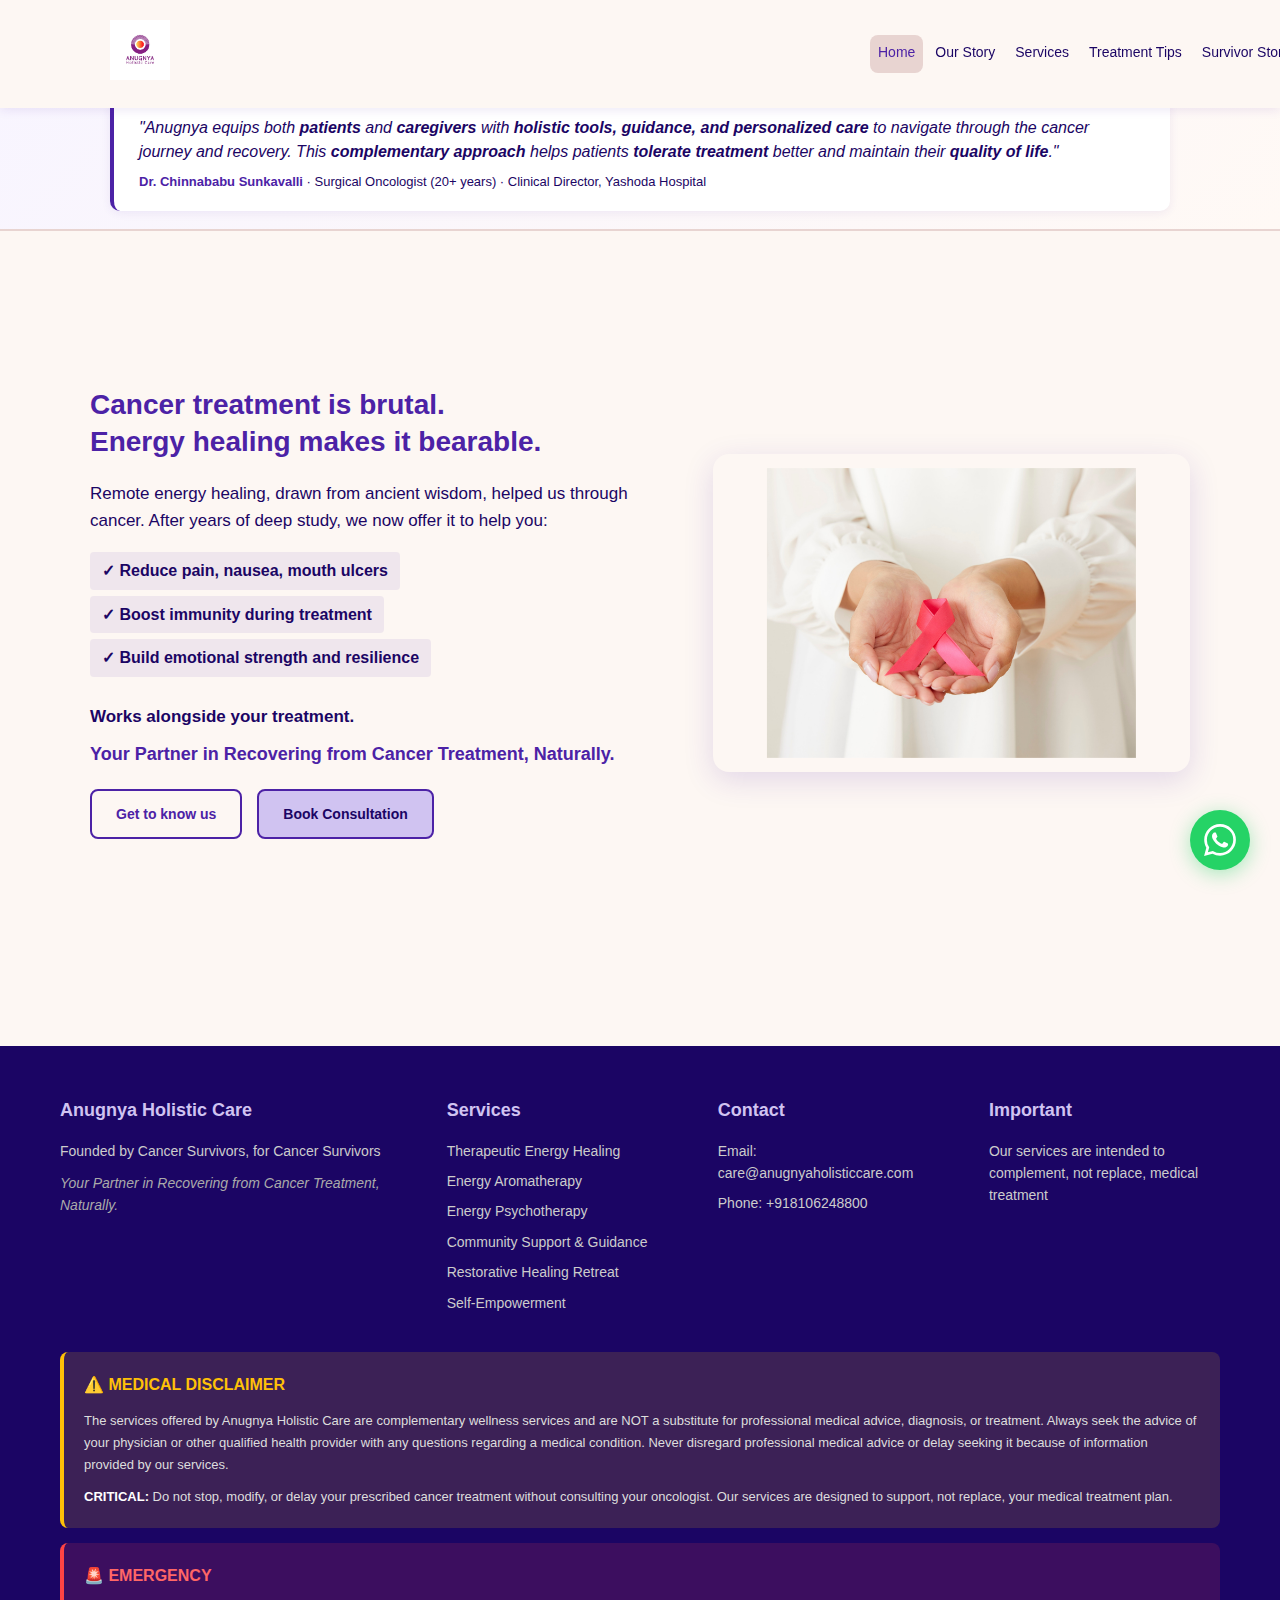
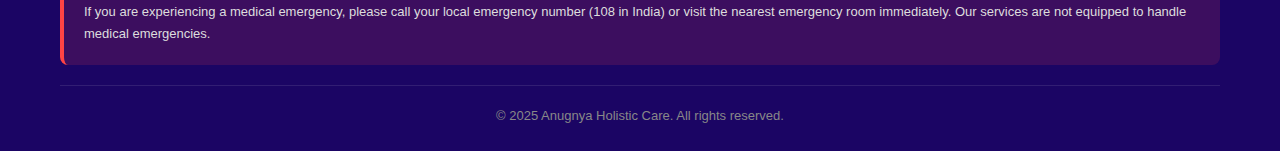
<file: index.html>
<!DOCTYPE html>
<html lang="en">
<head>
    <!-- Google Analytics (GA4) -->
    <script async src="https://www.googletagmanager.com/gtag/js?id=G-5EM10412DY"></script>
    <script>
      window.dataLayer = window.dataLayer || [];
      function gtag(){dataLayer.push(arguments);}
      gtag('js', new Date());
      gtag('config', 'G-5EM10412DY');
    </script>
    <meta charset="UTF-8">
    <meta name="viewport" content="width=device-width, initial-scale=1.0">
    <meta name="description" content="Holistic support for cancer patients and caregivers. Founded by survivors, for survivors. Energy healing, aromatherapy for chemo side effects.">
    <meta name="keywords" content="cancer recovery, holistic cancer care, energy healing, aromatherapy, chemotherapy side effects, cancer survivor support, caregiver support India">
    <title>Anugnya Holistic Care - Your Partner in Cancer Recovery</title>
    
    <!-- Open Graph -->
    <meta property="og:title" content="Anugnya Holistic Care - Your Partner in Cancer Recovery">
    <meta property="og:description" content="Holistic support for cancer patients and caregivers. Founded by survivors, for survivors.">
    <meta property="og:type" content="website">
    <meta property="og:url" content="https://anugnyaholisticcare.com/">
    <meta property="og:image" content="https://anugnyaholisticcare.com/images/og-image.png">
    
    <!-- Canonical URL -->
    <link rel="canonical" href="https://anugnyaholisticcare.com/">
    
    <!-- Favicon -->
    <link rel="icon" type="image/png" href="images/anugnya-logo.png">
    
    <!-- Styles -->
    <link rel="stylesheet" href="css/styles.css">
    
    <style>
        /* Doctor Testimonial Banner - Compact */
        .doctor-testimonial {
            background: linear-gradient(135deg, #f8f5ff 0%, #fff9f5 100%);
            padding: 15px 20px;
            border-bottom: 2px solid var(--light-beige);
        }
        
        .doctor-testimonial .container {
            max-width: 1100px;
        }
        
        .doctor-quote-box {
            background: white;
            padding: 15px 20px;
            border-radius: 10px;
            box-shadow: 0 2px 10px rgba(76, 34, 166, 0.08);
            border-left: 4px solid var(--primary-purple);
        }
        
        .doctor-quote-text {
            font-size: 15px;
            font-style: italic;
            color: var(--dark-purple);
            line-height: 1.5;
            margin-bottom: 8px;
        }
        
        .doctor-attribution {
            font-size: 13px;
            color: var(--dark-purple);
        }
        
        .doctor-name {
            font-weight: 700;
            color: var(--primary-purple);
        }
        
        @media (min-width: 768px) {
            .doctor-testimonial {
                padding: 18px 20px;
            }
            
            .doctor-quote-box {
                padding: 18px 25px;
            }
            
            .doctor-quote-text {
                font-size: 16px;
            }
        }
    </style>
</head>
<body>
    <!-- Header -->
    <header class="header">
        <div class="container">
            <div class="header-content">
                <a href="index.html" class="logo">
                    <img src="images/anugnya-logo.png" alt="Anugnya Holistic Care">
                </a>
                <button class="nav-toggle" onclick="toggleMobileNav()" aria-label="Toggle menu">
                    <span></span>
                    <span></span>
                    <span></span>
                </button>
                <nav class="nav" id="mainNav">
                    <a href="index.html" class="active">Home</a>
                    <a href="our-story.html">Our Story</a>
                    <a href="services.html">Services</a>
                    <a href="faq.html">Treatment Tips</a>
                    <a href="guides.html">Survivor Stories</a>
                    <a href="book.html" class="nav-cta">Book</a>
                </nav>
            </div>
        </div>
    </header>

    <!-- Doctor Testimonial Banner - NEW SECTION AT TOP -->
    <section class="doctor-testimonial">
        <div class="container">
            <div class="doctor-quote-box">
                <p class="doctor-quote-text">"Anugnya equips both <strong>patients</strong> and <strong>caregivers</strong> with <strong>holistic tools, guidance, and personalized care</strong> to navigate through the cancer journey and recovery. This <strong>complementary approach</strong> helps patients <strong>tolerate treatment</strong> better and maintain their <strong>quality of life</strong>."</p>
                <div class="doctor-attribution">
                    <strong class="doctor-name">Dr. Chinnababu Sunkavalli</strong> · Surgical Oncologist (20+ years) · Clinical Director, Yashoda Hospital
                </div>
            </div>
        </div>
    </section>

    <!-- Hero Section -->
    <section class="hero">
        <div class="container">
            <div class="hero-content">
                <div class="hero-left">
                    <h1>Cancer treatment is brutal.<br>Energy healing makes it bearable.</h1>
                    <p>Remote energy healing, drawn from ancient wisdom, helped us through cancer. After years of deep study, we now offer it to help you:</p>
                    
                    <ul class="benefits-list">
                        <li>✓ Reduce pain, nausea, mouth ulcers</li>
                        <li>✓ Boost immunity during treatment</li>
                        <li>✓ Build emotional strength and resilience</li>
                    </ul>
                    
                    <p class="works-alongside">Works alongside your treatment.</p>
                    <p class="tagline">Your Partner in Recovering from Cancer Treatment, Naturally.</p>
                    
                    <div class="cta-buttons">
                        <a href="our-story.html" class="btn btn-outline">Get to know us</a>
                        <a href="book.html" class="btn btn-primary">Book Consultation</a>
                    </div>
                </div>
                <div class="hero-right">
                    <img src="images/hero-landing-page.png" alt="Compassionate Cancer Care">
                </div>
            </div>
        </div>
    </section>

    <!-- Floating WhatsApp Button -->
    <a href="https://wa.me/918106248800?text=Hi%2C%20I%20found%20you%20online%20and%20would%20like%20to%20know%20more%20about%20your%20cancer%20support%20services." 
       class="whatsapp-float" 
       target="_blank"
       rel="noopener"
       aria-label="Chat on WhatsApp">
        <svg viewBox="0 0 24 24" fill="currentColor" width="28" height="28">
            <path d="M17.472 14.382c-.297-.149-1.758-.867-2.03-.967-.273-.099-.471-.148-.67.15-.197.297-.767.966-.94 1.164-.173.199-.347.223-.644.075-.297-.15-1.255-.463-2.39-1.475-.883-.788-1.48-1.761-1.653-2.059-.173-.297-.018-.458.13-.606.134-.133.298-.347.446-.52.149-.174.198-.298.298-.497.099-.198.05-.371-.025-.52-.075-.149-.669-1.612-.916-2.207-.242-.579-.487-.5-.669-.51-.173-.008-.371-.01-.57-.01-.198 0-.52.074-.792.372-.272.297-1.04 1.016-1.04 2.479 0 1.462 1.065 2.875 1.213 3.074.149.198 2.096 3.2 5.077 4.487.709.306 1.262.489 1.694.625.712.227 1.36.195 1.871.118.571-.085 1.758-.719 2.006-1.413.248-.694.248-1.289.173-1.413-.074-.124-.272-.198-.57-.347m-5.421 7.403h-.004a9.87 9.87 0 01-5.031-1.378l-.361-.214-3.741.982.998-3.648-.235-.374a9.86 9.86 0 01-1.51-5.26c.001-5.45 4.436-9.884 9.888-9.884 2.64 0 5.122 1.03 6.988 2.898a9.825 9.825 0 012.893 6.994c-.003 5.45-4.437 9.884-9.885 9.884m8.413-18.297A11.815 11.815 0 0012.05 0C5.495 0 .16 5.335.157 11.892c0 2.096.547 4.142 1.588 5.945L.057 24l6.305-1.654a11.882 11.882 0 005.683 1.448h.005c6.554 0 11.89-5.335 11.893-11.893a11.821 11.821 0 00-3.48-8.413z"/>
        </svg>
    </a>

    <!-- Footer -->
    <footer class="footer">
        <div class="container">
            <div class="footer-content">
                <div class="footer-section footer-brand">
                    <h4>Anugnya Holistic Care</h4>
                    <p>Founded by Cancer Survivors, for Cancer Survivors</p>
                    <p class="tagline">Your Partner in Recovering from Cancer Treatment, Naturally.</p>
                </div>
                
                <div class="footer-section">
                    <h4>Services</h4>
                    <a href="services.html">Therapeutic Energy Healing</a>
                    <a href="services.html">Energy Aromatherapy</a>
                    <a href="services.html">Energy Psychotherapy</a>
                    <a href="services.html">Community Support & Guidance</a>
                    <a href="services.html">Restorative Healing Retreat</a>
                    <a href="services.html">Self-Empowerment</a>
                </div>
                
                <div class="footer-section">
                    <h4>Contact</h4>
                    <p>Email: care@anugnyaholisticcare.com</p>
                    <p>Phone: +918106248800</p>
                </div>
                
                <div class="footer-section">
                    <h4>Important</h4>
                    <p>Our services are intended to complement, not replace, medical treatment</p>
                </div>
            </div>
            
            <div class="footer-disclaimers">
                <div class="footer-disclaimer-box medical">
                    <h4>⚠️ MEDICAL DISCLAIMER</h4>
                    <p>The services offered by Anugnya Holistic Care are complementary wellness services and are NOT a substitute for professional medical advice, diagnosis, or treatment. Always seek the advice of your physician or other qualified health provider with any questions regarding a medical condition. Never disregard professional medical advice or delay seeking it because of information provided by our services.</p>
                    <p><strong>CRITICAL:</strong> Do not stop, modify, or delay your prescribed cancer treatment without consulting your oncologist. Our services are designed to support, not replace, your medical treatment plan.</p>
                </div>
                
                <div class="footer-disclaimer-box emergency">
                    <h4>🚨 EMERGENCY</h4>
                    <p>If you are experiencing a medical emergency, please call your local emergency number (108 in India) or visit the nearest emergency room immediately. Our services are not equipped to handle medical emergencies.</p>
                </div>
            </div>
            
            <div class="footer-bottom">
                <p>&copy; 2025 Anugnya Holistic Care. All rights reserved.</p>
            </div>
        </div>
    </footer>

    <!-- Scripts -->
    <script src="js/main.js"></script>
</body>
</html>
</file>
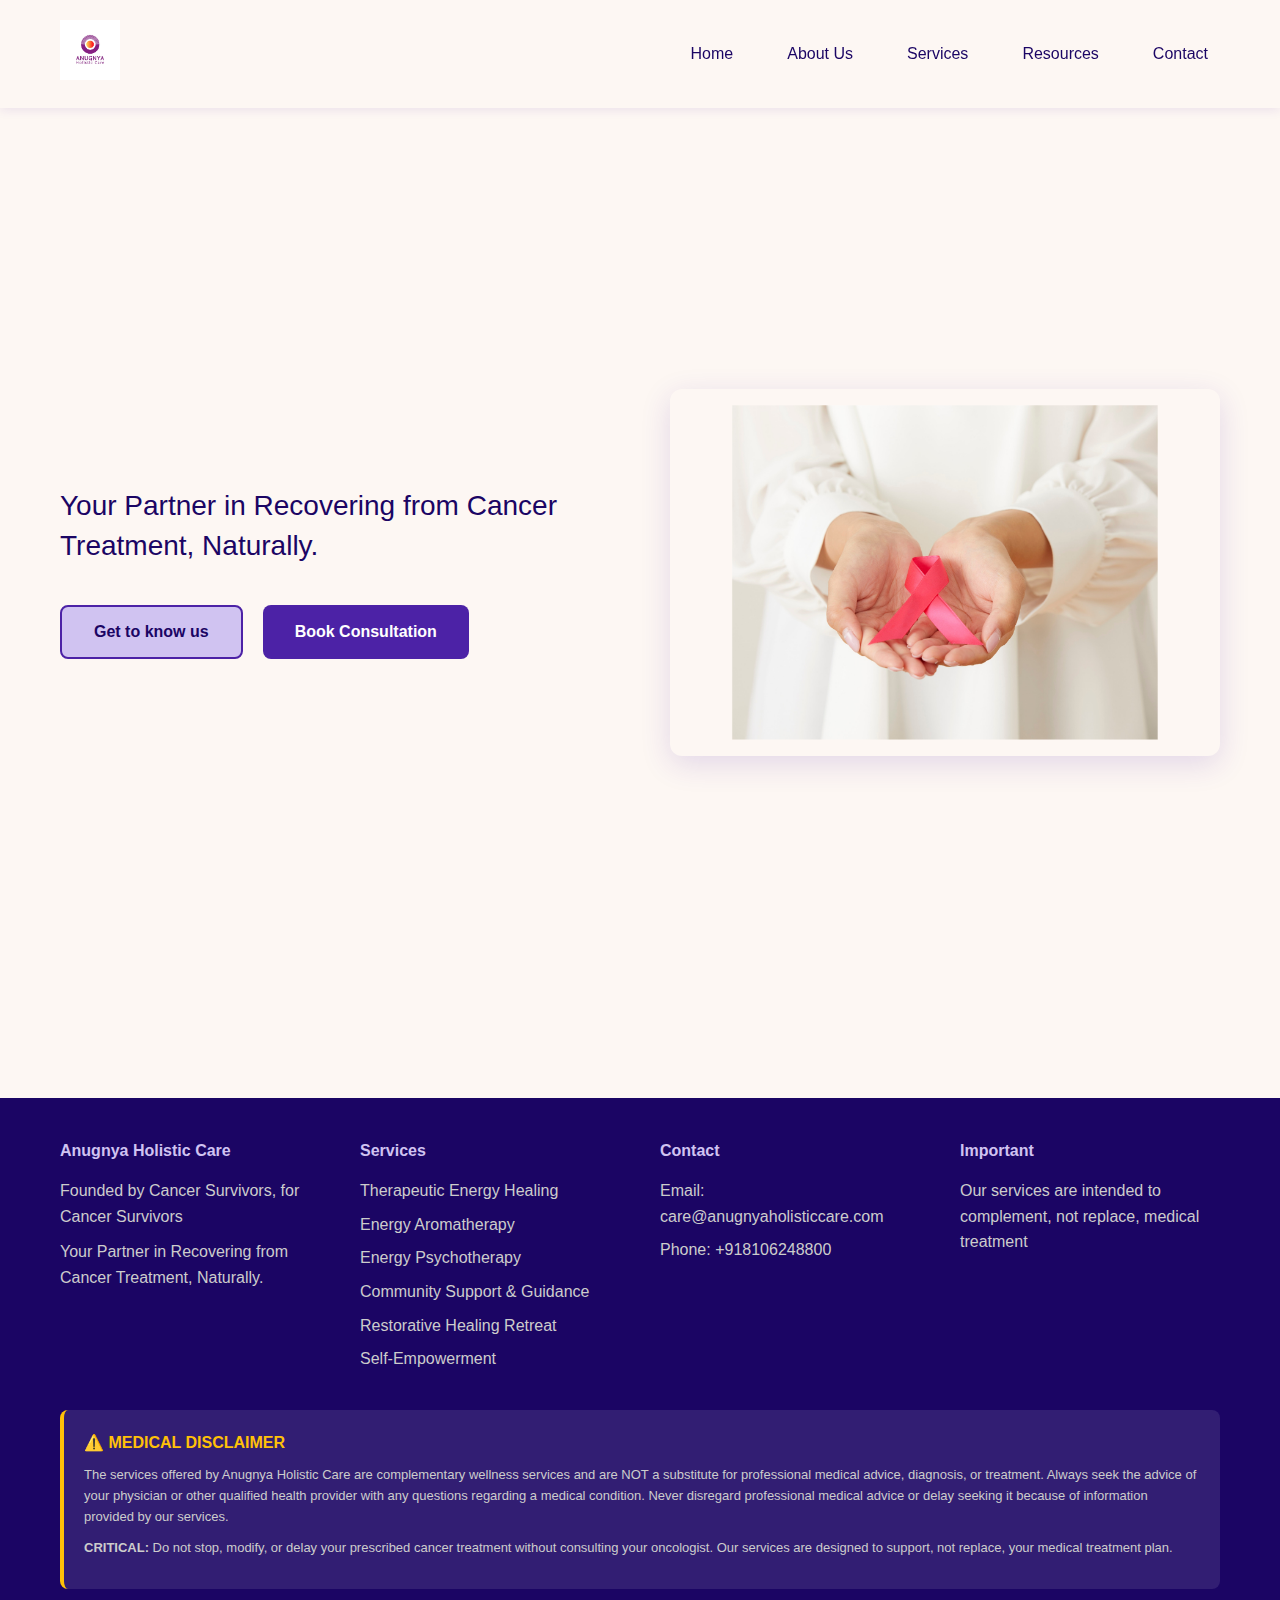
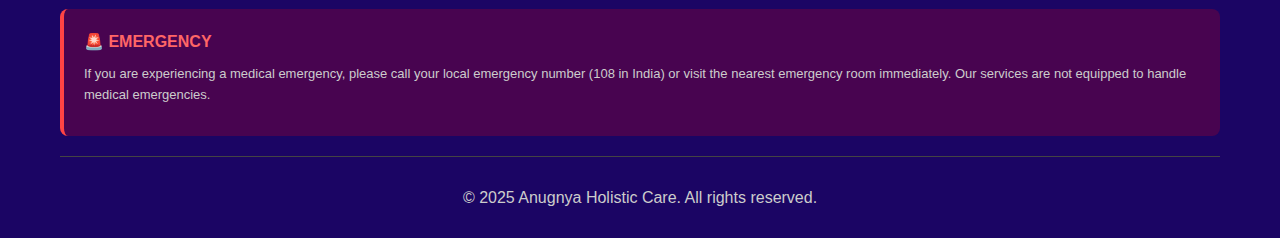
<file: anugnya_website_updated.html>
<!DOCTYPE html>
<html lang="en">
<head>
    <!-- Google Analytics (GA4) -->
    <script async src="https://www.googletagmanager.com/gtag/js?id=G-5EM10412DY"></script>
    <script>
      window.dataLayer = window.dataLayer || [];
      function gtag(){dataLayer.push(arguments);}
      gtag('js', new Date());
      gtag('config', 'G-5EM10412DY');
    </script>
    <meta charset="UTF-8">
    <meta name="viewport" content="width=device-width, initial-scale=1.0">
    <meta name="description" content="Anugnya Holistic Care - Your Partner in Recovering from Cancer Treatment, Naturally. Founded by cancer survivors for cancer survivors.">
    <title>Anugnya Holistic Care - Your Partner in Cancer Recovery</title>
    
    <!-- Calendly Integration -->
    <link href="https://assets.calendly.com/assets/external/widget.css" rel="stylesheet">
    <script src="https://assets.calendly.com/assets/external/widget.js" type="text/javascript" async></script>
    
    <style>
        * {
            margin: 0;
            padding: 0;
            box-sizing: border-box;
        }

        body {
            font-family: -apple-system, BlinkMacSystemFont, 'Segoe UI', Roboto, Oxygen, Ubuntu, Cantarell, sans-serif;
            line-height: 1.6;
            color: #1B0564;
            background-color: #fdf7f3;
        }

        .container {
            max-width: 1200px;
            margin: 0 auto;
            padding: 0 20px;
        }

        /* Header */
        .header {
            background: #fdf7f3;
            padding: 20px 0;
            box-shadow: 0 2px 10px rgba(76, 34, 166, 0.1);
            position: sticky;
            top: 0;
            z-index: 1000;
        }

        .header-content {
            display: flex;
            justify-content: space-between;
            align-items: center;
        }

        .logo img {
            height: 60px;
            width: auto;
        }

        .nav-toggle {
            display: none;
            flex-direction: column;
            background: none;
            border: none;
            cursor: pointer;
            padding: 10px;
        }

        .nav-toggle span {
            width: 25px;
            height: 3px;
            background: #4C22A6;
            margin: 3px 0;
            transition: 0.3s;
            border-radius: 3px;
        }

        .nav {
            display: flex;
            gap: 30px;
            align-items: center;
        }

        .nav a {
            text-decoration: none;
            color: #1B0564;
            font-weight: 500;
            transition: color 0.3s;
            cursor: pointer;
            padding: 8px 12px;
            border-radius: 6px;
        }

        .nav a:hover {
            color: #4C22A6;
            background: #E8D4D1;
        }

        /* Sections */
        .section {
            display: none;
            padding: 60px 0;
            min-height: calc(100vh - 100px);
        }

        .section.active {
            display: block;
            animation: fadeIn 0.5s ease-in;
        }

        @keyframes fadeIn {
            from { opacity: 0; transform: translateY(20px); }
            to { opacity: 1; transform: translateY(0); }
        }

        /* Hero Section */
        .hero {
            background: #fdf7f3;
            min-height: 90vh;
            display: flex;
            align-items: center;
            position: relative;
        }

        .hero-content {
            display: flex;
            align-items: center;
            gap: 60px;
            width: 100%;
        }

        .hero-left {
            flex: 1;
        }

        .hero-right {
            flex: 1;
            display: flex;
            justify-content: center;
            align-items: center;
        }

        .hero-right img {
            width: 100%;
            max-width: 600px;
            height: auto;
            border-radius: 12px;
            box-shadow: 0 8px 30px rgba(76, 34, 166, 0.15);
        }

        .hero-left p {
            font-size: 28px;
            color: #1B0564;
            margin-bottom: 40px;
            font-weight: 500;
            line-height: 1.4;
        }

        .cta-buttons {
            display: flex;
            gap: 20px;
            flex-wrap: wrap;
        }

        /* Buttons */
        .btn {
            padding: 16px 32px;
            border: none;
            border-radius: 8px;
            font-size: 16px;
            font-weight: 600;
            cursor: pointer;
            transition: all 0.3s;
            text-decoration: none;
            display: inline-block;
        }

        .btn-primary {
            background: #d0c3f1;
            color: #1B0564;
            border: 2px solid #4C22A6;
        }

        .btn-primary:hover {
            background: #4C22A6;
            color: white;
            transform: translateY(-2px);
            box-shadow: 0 4px 12px rgba(76, 34, 166, 0.3);
        }

        .btn-secondary {
            background: #4C22A6;
            color: white;
        }

        .btn-secondary:hover {
            background: #3a1a80;
            transform: translateY(-2px);
            box-shadow: 0 4px 12px rgba(76, 34, 166, 0.3);
        }

        .back-btn {
            background: #b1365b;
            color: white;
            padding: 10px 20px;
            border: none;
            border-radius: 8px;
            cursor: pointer;
            margin-bottom: 30px;
            font-size: 14px;
        }

        .back-btn:hover {
            background: #8f2b49;
        }

        /* About Section */
        .about-section h2 {
            color: #4C22A6;
            font-size: 36px;
            text-align: center;
            margin-bottom: 40px;
        }

        .about-intro {
            background: white;
            padding: 30px;
            border-radius: 12px;
            box-shadow: 0 4px 20px rgba(76, 34, 166, 0.1);
            margin-bottom: 50px;
            line-height: 1.8;
            color: #1B0564;
            font-size: 16px;
        }

        .founders-grid {
            display: grid;
            grid-template-columns: repeat(auto-fit, minmax(300px, 1fr));
            gap: 40px;
            margin: 40px 0;
        }

        .founder-card {
            background: white;
            padding: 30px;
            border-radius: 12px;
            box-shadow: 0 4px 20px rgba(76, 34, 166, 0.1);
            text-align: center;
        }

        .founder-photo {
            width: 120px;
            height: 120px;
            background: #E8D4D1;
            border-radius: 50%;
            margin: 0 auto 20px;
            display: flex;
            align-items: center;
            justify-content: center;
            border: 3px solid #4C22A6;
            overflow: hidden;
        }

        .founder-photo img {
            width: 100%;
            height: 100%;
            object-fit: cover;
        }

        .founder-card h3 {
            color: #4C22A6;
            margin-bottom: 10px;
        }

        .founder-card .role {
            color: #b1365b;
            font-size: 14px;
            margin-bottom: 20px;
            font-style: italic;
        }

        .credentials {
            list-style: none;
            text-align: left;
        }

        .credentials li {
            padding: 10px 0;
            border-bottom: 1px solid #E8D4D1;
            position: relative;
            padding-left: 25px;
            font-size: 15px;
        }

        .credentials li:before {
            content: '✓';
            position: absolute;
            left: 0;
            color: #4C22A6;
            font-weight: bold;
        }

        /* Stats */
        .stats-grid {
            display: grid;
            grid-template-columns: repeat(auto-fit, minmax(250px, 1fr));
            gap: 30px;
            margin: 40px 0;
        }

        .stat-card {
            text-align: center;
            padding: 30px;
            background: white;
            border-radius: 12px;
            box-shadow: 0 4px 20px rgba(76, 34, 166, 0.1);
        }

        .stat-number {
            font-size: 48px;
            font-weight: 800;
            color: #4C22A6;
            margin-bottom: 10px;
        }

        .stat-label {
            font-size: 18px;
            font-weight: 600;
            margin-bottom: 10px;
            color: #b1365b;
        }

        .stat-description {
            color: #1B0564;
            font-size: 14px;
        }

        /* Case Studies */
        .case-study {
            background: white;
            padding: 30px;
            border-radius: 12px;
            box-shadow: 0 4px 20px rgba(76, 34, 166, 0.1);
            margin: 30px 0;
            border-left: 5px solid #4C22A6;
        }

        .case-study h4 {
            color: #4C22A6;
            margin-bottom: 15px;
            font-size: 22px;
        }

        .case-metrics {
            background: #E8D4D1;
            padding: 20px;
            border-radius: 8px;
            margin: 20px 0;
        }

        .case-metrics ul {
            margin: 10px 0;
            padding-left: 20px;
        }

        .case-metrics li {
            margin: 8px 0;
            color: #1B0564;
        }

        /* Services */
        .services-grid {
            display: grid;
            grid-template-columns: repeat(auto-fit, minmax(300px, 1fr));
            gap: 30px;
            margin: 40px 0;
        }

        .service-card {
            background: white;
            padding: 30px;
            border-radius: 12px;
            box-shadow: 0 4px 20px rgba(76, 34, 166, 0.1);
            cursor: pointer;
            transition: all 0.3s;
            border-top: 4px solid #4C22A6;
            text-align: center;
        }

        .service-card:hover {
            transform: translateY(-5px);
            box-shadow: 0 8px 30px rgba(76, 34, 166, 0.2);
            background: #E8D4D1;
        }

        .service-icon {
            width: 80px;
            height: 80px;
            margin: 0 auto 20px;
            border-radius: 50%;
            background: #E8D4D1;
            display: flex;
            align-items: center;
            justify-content: center;
            overflow: hidden;
        }

        .service-icon img {
            width: 60px;
            height: 60px;
            object-fit: contain;
        }

        .service-card h4 {
            color: #4C22A6;
            margin-bottom: 15px;
            font-size: 20px;
        }

        .service-card p {
            color: #1B0564;
            line-height: 1.6;
            font-size: 15px;
        }

        /* Service Details */
        .service-details {
            display: none;
            background: white;
            border-radius: 12px;
            overflow: hidden;
            margin: 30px 0;
            box-shadow: 0 6px 30px rgba(76, 34, 166, 0.15);
        }

        .service-details.active {
            display: block;
        }

        .service-hero {
            width: 100%;
            height: 400px;
            background: #E8D4D1;
            display: flex;
            align-items: center;
            justify-content: center;
            overflow: hidden;
        }

        .service-hero img {
            width: 100%;
            height: 100%;
            object-fit: cover;
        }

        .service-content {
            padding: 40px;
        }

        .service-details h3 {
            color: #4C22A6;
            margin-bottom: 25px;
            font-size: 28px;
        }

        .service-details ul {
            margin: 20px 0;
            padding-left: 0;
            list-style: none;
        }

        .service-details li {
            margin: 15px 0;
            line-height: 1.8;
            position: relative;
            padding-left: 30px;
            font-size: 16px;
        }

        .service-details li:before {
            content: '✓';
            position: absolute;
            left: 0;
            color: #4C22A6;
            font-weight: bold;
            font-size: 18px;
        }

        .results-disclaimer {
            background: #fff3cd;
            border-left: 4px solid #ffc107;
            padding: 15px;
            margin: 20px 0;
            border-radius: 4px;
            font-size: 14px;
            color: #856404;
        }

        /* Booking */
        .customer-types {
            display: grid;
            grid-template-columns: repeat(auto-fit, minmax(250px, 1fr));
            gap: 30px;
            margin: 40px 0;
        }

        .customer-type {
            background: white;
            padding: 30px;
            border-radius: 12px;
            box-shadow: 0 4px 20px rgba(76, 34, 166, 0.1);
            text-align: center;
            cursor: pointer;
            transition: all 0.3s;
            border: 2px solid transparent;
        }

        .customer-type:hover {
            border-color: #4C22A6;
            transform: translateY(-5px);
            background: #E8D4D1;
        }

        .customer-type h3 {
            color: #4C22A6;
            margin-bottom: 15px;
            font-size: 22px;
        }

        /* Forms */
        .assessment-form {
            display: none;
            background: white;
            padding: 40px;
            border-radius: 12px;
            box-shadow: 0 6px 30px rgba(76, 34, 166, 0.15);
            margin: 30px 0;
        }

        .assessment-form.active {
            display: block;
        }

        .form-group {
            margin-bottom: 25px;
        }

        .form-group label {
            display: block;
            margin-bottom: 8px;
            color: #1B0564;
            font-weight: 600;
        }

        .form-group input,
        .form-group select,
        .form-group textarea {
            width: 100%;
            padding: 12px;
            border: 2px solid #E8D4D1;
            border-radius: 8px;
            font-size: 16px;
            font-family: inherit;
            color: #1B0564;
        }

        .form-group input:focus,
        .form-group select:focus,
        .form-group textarea:focus {
            outline: none;
            border-color: #4C22A6;
        }

        /* Disclaimer Checkbox */
        .disclaimer-checkbox {
            margin: 25px 0;
            padding: 20px;
            background: #fff3cd;
            border-left: 4px solid #ffc107;
            border-radius: 4px;
        }

        .disclaimer-checkbox label {
            display: flex;
            align-items: flex-start;
            cursor: pointer;
            font-size: 14px;
            color: #856404;
        }

        .disclaimer-checkbox input[type="checkbox"] {
            width: auto !important;
            margin-right: 10px;
            margin-top: 3px;
            cursor: pointer;
        }

        /* Checkboxes */
        .checkbox-group {
            display: grid;
            grid-template-columns: repeat(auto-fit, minmax(200px, 1fr));
            gap: 15px;
        }

        .checkbox-label {
            display: flex;
            align-items: center;
            padding: 12px;
            background: #E8D4D1;
            border-radius: 8px;
            cursor: pointer;
        }

        .checkbox-label input[type="checkbox"] {
            width: auto;
            margin-right: 10px;
        }

        /* Treatment Questions */
        .treatment-question {
            background: linear-gradient(135deg, #E8D4D1, #d0c3f1);
            padding: 28px;
            border-radius: 12px;
            margin: 30px 0;
            border: 2px solid #4C22A6;
        }

        .treatment-buttons {
            display: flex;
            gap: 20px;
            margin-top: 20px;
            flex-wrap: wrap;
        }

        .treatment-btn {
            flex: 1;
            min-width: 200px;
            padding: 16px 24px;
            border: none;
            border-radius: 8px;
            font-weight: 600;
            cursor: pointer;
            transition: all 0.3s;
        }

        .treatment-btn.yes {
            background: #b1365b;
            color: white;
        }

        .treatment-btn.no {
            background: #4C22A6;
            color: white;
        }

        .treatment-btn:hover {
            transform: translateY(-2px);
            box-shadow: 0 4px 12px rgba(76, 34, 166, 0.3);
        }

        /* Recovery Service Options */
        .recovery-services {
            display: grid;
            grid-template-columns: repeat(auto-fit, minmax(280px, 1fr));
            gap: 30px;
            margin: 30px 0;
        }

        .recovery-service-card {
            background: white;
            padding: 25px;
            border-radius: 12px;
            box-shadow: 0 4px 20px rgba(76, 34, 166, 0.1);
            border-top: 4px solid #4C22A6;
        }

        .recovery-service-card h4 {
            color: #4C22A6;
            margin-bottom: 15px;
            font-size: 20px;
        }

        .recovery-service-card p {
            color: #1B0564;
            margin-bottom: 20px;
            line-height: 1.6;
        }

        .service-actions {
            display: flex;
            gap: 10px;
            flex-wrap: wrap;
        }

        .btn-know-more {
            flex: 1;
            padding: 10px 20px;
            background: #d0c3f1;
            color: #1B0564;
            border: 2px solid #4C22A6;
            border-radius: 8px;
            font-weight: 600;
            cursor: pointer;
            transition: all 0.3s;
        }

        .btn-know-more:hover {
            background: #4C22A6;
            color: white;
        }

        .btn-register {
            flex: 1;
            padding: 10px 20px;
            background: #4C22A6;
            color: white;
            border: none;
            border-radius: 8px;
            font-weight: 600;
            cursor: pointer;
            transition: all 0.3s;
        }

        .btn-register:hover {
            background: #3a1a80;
        }

        /* Rating Scale */
        .rating-scale {
            margin: 20px 0;
        }

        .scale-item {
            margin-bottom: 25px;
            padding: 20px;
            background: #E8D4D1;
            border-radius: 8px;
        }

        .scale-item label {
            display: block;
            margin-bottom: 12px;
            color: #1B0564;
            font-weight: 600;
        }

        .scale-options {
            display: flex;
            gap: 15px;
            flex-wrap: wrap;
        }

        .scale-option {
            flex: 1;
            min-width: 80px;
            text-align: center;
        }

        .scale-option input[type="radio"] {
            display: none;
        }

        .scale-option label {
            display: block;
            padding: 12px;
            background: white;
            border: 2px solid #E8D4D1;
            border-radius: 8px;
            cursor: pointer;
            transition: all 0.3s;
            font-weight: normal;
        }

        .scale-option input[type="radio"]:checked + label {
            background: #4C22A6;
            color: white;
            border-color: #4C22A6;
        }

        .scale-option label:hover {
            border-color: #4C22A6;
        }

        /* Resources */
        .resource-grid {
            display: grid;
            grid-template-columns: repeat(auto-fit, minmax(300px, 1fr));
            gap: 30px;
            margin: 40px 0;
        }

        .resource-card {
            background: white;
            border-radius: 12px;
            box-shadow: 0 4px 20px rgba(76, 34, 166, 0.1);
            overflow: hidden;
            transition: all 0.3s;
            cursor: pointer;
        }

        .resource-card:hover {
            transform: translateY(-5px);
            box-shadow: 0 8px 30px rgba(76, 34, 166, 0.2);
        }

        .resource-thumbnail {
            width: 100%;
            height: 200px;
            background: #E8D4D1;
            display: flex;
            align-items: center;
            justify-content: center;
            color: #1B0564;
            overflow: hidden;
            font-size: 48px;
        }

        .resource-thumbnail img {
            width: 100%;
            height: 100%;
            object-fit: cover;
        }

        .resource-content {
            padding: 20px;
        }

        .resource-content h4 {
            color: #4C22A6;
            margin-bottom: 10px;
            font-size: 18px;
        }

        .resource-content p {
            color: #1B0564;
            font-size: 14px;
            margin-bottom: 15px;
            line-height: 1.5;
        }

        .resource-type-badge {
            display: inline-block;
            padding: 4px 12px;
            background: #4C22A6;
            color: white;
            border-radius: 12px;
            font-size: 12px;
            font-weight: 600;
        }

        .loading-message {
            text-align: center;
            padding: 40px;
            color: #4C22A6;
            font-size: 18px;
        }

        .error-message {
            text-align: center;
            padding: 40px;
            color: #b1365b;
            font-size: 16px;
            background: #E8D4D1;
            border-radius: 12px;
            margin: 20px 0;
        }

        /* Modal Styles */
        .modal {
            display: none;
            position: fixed;
            z-index: 2000;
            left: 0;
            top: 0;
            width: 100%;
            height: 100%;
            background-color: rgba(0, 0, 0, 0.8);
            animation: fadeIn 0.3s;
        }

        .modal.active {
            display: flex;
            align-items: center;
            justify-content: center;
        }

        .modal-content {
            background-color: white;
            padding: 0;
            border-radius: 12px;
            width: 90%;
            max-width: 900px;
            max-height: 90vh;
            overflow: hidden;
            position: relative;
            animation: slideIn 0.3s;
        }

        @keyframes slideIn {
            from { transform: translateY(-50px); opacity: 0; }
            to { transform: translateY(0); opacity: 1; }
        }

        .modal-header {
            background: #4C22A6;
            color: white;
            padding: 20px;
            display: flex;
            justify-content: space-between;
            align-items: center;
        }

        .modal-header h3 {
            margin: 0;
            font-size: 20px;
        }

        .modal-close {
            background: none;
            border: none;
            color: white;
            font-size: 32px;
            cursor: pointer;
            line-height: 1;
            padding: 0;
            width: 32px;
            height: 32px;
            display: flex;
            align-items: center;
            justify-content: center;
        }

        .modal-close:hover {
            color: #E8D4D1;
        }

        .modal-body {
            padding: 30px;
            max-height: calc(90vh - 80px);
            overflow-y: auto;
        }

        .video-container {
            position: relative;
            padding-bottom: 56.25%;
            height: 0;
            overflow: hidden;
        }

        .video-container iframe {
            position: absolute;
            top: 0;
            left: 0;
            width: 100%;
            height: 100%;
            border: none;
        }

        .substack-preview {
            line-height: 1.8;
            color: #1B0564;
        }

        .substack-preview p {
            margin-bottom: 15px;
        }

        .substack-link {
            display: inline-block;
            margin-top: 20px;
            padding: 12px 24px;
            background: #4C22A6;
            color: white;
            text-decoration: none;
            border-radius: 8px;
            font-weight: 600;
            transition: all 0.3s;
        }

        .substack-link:hover {
            background: #3a1a80;
            transform: translateY(-2px);
        }

        /* Success Message */
        .success-message {
            text-align: center;
            padding: 60px 20px;
            background: white;
            border-radius: 12px;
            box-shadow: 0 6px 30px rgba(76, 34, 166, 0.15);
        }

        .success-icon {
            font-size: 72px;
            color: #4C22A6;
            margin-bottom: 20px;
        }

        /* Footer */
        .footer {
            background: #1B0564;
            color: white;
            padding: 40px 0 20px;
            margin-top: 60px;
        }

        .footer-content {
            display: grid;
            grid-template-columns: repeat(auto-fit, minmax(250px, 1fr));
            gap: 40px;
            margin-bottom: 30px;
        }

        .footer h4 {
            color: #d0c3f1;
            margin-bottom: 15px;
        }

        .footer a {
            color: #ccc;
            text-decoration: none;
            display: block;
            margin: 8px 0;
        }

        .footer a:hover {
            color: #d0c3f1;
        }

        .footer p {
            margin: 8px 0;
            color: #ccc;
        }

        .footer-disclaimer {
            background: rgba(255, 255, 255, 0.1);
            padding: 20px;
            border-radius: 8px;
            margin: 20px 0;
            border-left: 4px solid #ffc107;
        }

        .footer-disclaimer h4 {
            color: #ffc107;
            margin-bottom: 10px;
            font-size: 16px;
        }

        .footer-disclaimer p {
            font-size: 13px;
            line-height: 1.6;
            margin-bottom: 10px;
        }

        .emergency-notice {
            background: rgba(255, 0, 0, 0.2);
            border-left: 4px solid #ff4444;
            margin-top: 15px;
        }

        .emergency-notice h4 {
            color: #ff6666;
        }

        /* Mobile */
        @media (max-width: 768px) {
            .nav-toggle {
                display: flex;
            }

            .nav {
                position: fixed;
                top: 100px;
                right: -100%;
                width: 80%;
                max-width: 300px;
                height: calc(100vh - 100px);
                background: #fdf7f3;
                flex-direction: column;
                padding: 30px;
                box-shadow: -2px 0 10px rgba(76, 34, 166, 0.1);
                transition: right 0.3s;
                align-items: flex-start;
            }

            .nav.active {
                right: 0;
            }

            .hero-content {
                flex-direction: column;
                gap: 30px;
            }

            .hero-left p {
                font-size: 20px;
                text-align: center;
            }

            .cta-buttons {
                justify-content: center;
            }

            .hero-right {
                width: 100%;
            }

            .hero-right img {
                max-width: 100%;
            }

            .scale-options {
                flex-direction: column;
            }

            .scale-option {
                min-width: 100%;
            }

            .service-hero {
                height: 250px;
            }

            .modal-content {
                width: 95%;
                max-height: 95vh;
            }

            .modal-body {
                padding: 20px;
            }
        }
    </style>
</head>
<body>
    <!-- Header -->
    <header class="header">
        <div class="container">
            <div class="header-content">
                <div class="logo">
                    <img src="images/anugnya-logo.png" alt="Anugnya Holistic Care">
                </div>
                <button class="nav-toggle" onclick="toggleMobileNav()">
                    <span></span>
                    <span></span>
                    <span></span>
                </button>
                <nav class="nav" id="mainNav">
                    <a onclick="showSection('landing')">Home</a>
                    <a onclick="showSection('about')">About Us</a>
                    <a onclick="showSection('services')">Services</a>
                    <a onclick="showSection('resources')">Resources</a>
                    <a onclick="showSection('contact')">Contact</a>
                </nav>
            </div>
        </div>
    </header>

    <!-- Landing Page -->
    <section id="landing" class="section active">
        <div class="hero">
            <div class="container">
                <div class="hero-content">
                    <div class="hero-left">
                        <p>Your Partner in Recovering from Cancer Treatment, Naturally.</p>
                        <div class="cta-buttons">
                            <button class="btn btn-primary" onclick="showSection('about')">Get to know us</button>
                            <button class="btn btn-secondary" onclick="showSection('booking')">Book Consultation</button>
                        </div>
                    </div>
                    <div class="hero-right">
                        <img src="images/hero-landing-page.png" alt="Compassionate Cancer Care">
                    </div>
                </div>
            </div>
        </div>
    </section>

    <!-- About Section -->
    <section id="about" class="section">
        <div class="container">
            <button class="back-btn" onclick="showSection('landing')">← Back to Home</button>
            <h2>About Us - By Cancer Survivors, For Cancer Survivors</h2>
            
            <div class="about-intro">
                <p>Sangeeta and Viiveck found common ground through a shared belief: Cancer treatment should be holistic, treating an individual at all levels of being— physical, emotional and spiritual. Energy healing transformed Sangeeta's recovery post radical surgery and her subsequent deep study and practice for over 10 years has given her the tools to heal herself and others. She is now on a mission to make these teachings and experiences accessible to all who need it. We provide holistic complementary support rooted in ancient wisdom, through remote energy healing and aromatherapy, to work alongside your primary medical treatments (surgery, chemotherapy, radiation) among other supportive practices. We are also acutely aware of the impact of caring for a loved one and the need for caregiver support. Wherever you are on your cancer journey— from diagnosis to remission— we are committed to supporting you.</p>
            </div>
            
            <div class="founders-grid">
                <div class="founder-card">
                    <div class="founder-photo">
                        <img src="images/sangeeta-bhalla.jpg" alt="Sangeeta Bhalla">
                    </div>
                    <h3>Sangeeta Bhalla</h3>
                    <p class="role">Founder & Chief Healing Officer</p>
                    <ul class="credentials">
                        <li>Cancer survivor with personal transformative healing experience</li>
                        <li>5+ years experience as an Energy Healer & Aromatherapist</li>
                        <li>Specializes in cancer recovery and emotional/psychological support</li>
                        <li>Founder of 3000 BC Therapeutics, a healing products company</li>
                        <li>3-decades of professional and creative experience, including founding Purple Arc Films, multiple C-level Creative Director roles and as an Independent Artist</li>
                    </ul>
                </div>
                
                <div class="founder-card">
                    <div class="founder-photo">
                        <img src="images/viiveck-verma.png" alt="Viiveck Verma">
                    </div>
                    <h3>Viiveck Verma</h3>
                    <p class="role">Co-Founder & Executive Director</p>
                    <ul class="credentials">
                        <li>Lost wife to cancer - personal caregiver experience</li>
                        <li>Mentored 300+ startups</li>
                        <li>Expert in profitability and business continuity</li>
                        <li>Built digital travel/trade business ecosystem</li>
                        <li>3-decades of corporate leadership experience</li>
                    </ul>
                </div>
            </div>

            <h2 style="margin-top: 60px;">The Problem - Treatment Continuity Crisis</h2>
            <div class="stats-grid">
                <div class="stat-card">
                    <div class="stat-number">30-50%</div>
                    <div class="stat-label">Treatment Disruption</div>
                    <div class="stat-description">Cancer patients experience treatment interruptions due to side effects</div>
                </div>
                <div class="stat-card">
                    <div class="stat-number">87%</div>
                    <div class="stat-label">Late Detection in India</div>
                    <div class="stat-description">Cancer detected in Stage 3 or 4</div>
                </div>
                <div class="stat-card">
                    <div class="stat-number">6-8%</div>
                    <div class="stat-label">Mortality Increase</div>
                    <div class="stat-description">Per treatment delay cycle</div>
                </div>
            </div>

            <h2 style="margin-top: 60px;">Patient Success Stories</h2>
            <div class="results-disclaimer">
                <strong>Individual Results May Vary:</strong> The case studies presented below are real patient experiences. However, results vary from person to person based on individual circumstances, condition severity, and adherence to treatment protocols. These outcomes are not guarantees of specific results.
            </div>

            <div class="case-study">
                <h4>Glioblastoma Success Case</h4>
                <p><strong>Patient Profile:</strong> 65 years, male, Glioblastoma (5cm lesion post-surgery), Standard Stupp protocol</p>
                <div class="case-metrics">
                    <strong>Exceptional Outcomes:</strong>
                    <ul>
                        <li>100% Treatment Completion (vs 50-70% typical)</li>
                        <li>Grade 1-2 Max Toxicity (vs 35% Grade 3+)</li>
                        <li>0 Dose Modifications (vs 25-40% requiring)</li>
                        <li>Worked 4+ hours daily during treatment</li>
                    </ul>
                </div>
            </div>

            <div class="case-study">
                <h4>Stomach Cancer Success Case</h4>
                <p><strong>Patient Profile:</strong> 68 years, male, Stomach Cancer, Chemotherapy & Immunotherapy</p>
                <div class="case-metrics">
                    <strong>Outstanding Results:</strong>
                    <ul>
                        <li>100% Treatment Adherence</li>
                        <li>No Major Side Effects (vs 97% typical)</li>
                        <li>High Protocol Compliance</li>
                        <li>Positive Patient Outlook maintained</li>
                    </ul>
                </div>
            </div>

            <h2 style="margin-top: 60px;">Our Services: 6 Layers of Comprehensive Support</h2>
            <div class="services-grid">
                <div class="service-card" onclick="showSection('services'); setTimeout(() => showServiceDetail('energy-healing'), 300)">
                    <div class="service-icon">
                        <img src="images/service-01-energy-healing.png" alt="Therapeutic Energy Healing">
                    </div>
                    <h4>1. Therapeutic Energy Healing</h4>
                    <p>Remote healing sessions, delivered through a personalized protocol to aid your recovery from surgery, chemotherapy, and radiation---enhancing your body's ability to heal.</p>
                </div>
                
                <div class="service-card" onclick="showSection('services'); setTimeout(() => showServiceDetail('aromatherapy'), 300)">
                    <div class="service-icon">
                        <img src="images/service-02-aromatherapy.png" alt="Energy Aromatherapy">
                    </div>
                    <h4>2. Energy Aromatherapy</h4>
                    <p>Ayush-certified essential oil blends to reduce pain, boost immunity, and tackle emotional distress.</p>
                </div>
                
                <div class="service-card" onclick="showSection('services'); setTimeout(() => showServiceDetail('psychotherapy'), 300)">
                    <div class="service-icon">
                        <img src="images/service-03-psychotherapy.png" alt="Energy Psychotherapy">
                    </div>
                    <h4>3. Energy Psychotherapy</h4>
                    <p>Remote healing to help you overcome fear, anxiety, loneliness and sadness and build your mental, emotional and spiritual resilience.</p>
                </div>
                
                <div class="service-card" onclick="showSection('services'); setTimeout(() => showServiceDetail('restorative-support'), 300)">
                    <div class="service-icon">
                        <img src="images/service-04-healing-offsite.png" alt="Restorative Healing Retreat">
                    </div>
                    <h4>4. Restorative Healing Retreat</h4>
                    <p>A 3-day immersion program in the serenity of nature for complete restoration and healing and rediscover your life's purpose.</p>
                </div>
                
                <div class="service-card" onclick="showSection('services'); setTimeout(() => showServiceDetail('community-support'), 300)">
                    <div class="service-icon">
                        <img src="images/service-05-cancer-companion.png" alt="Community Support">
                    </div>
                    <h4>5. Community Support & Guidance</h4>
                    <p>A 7-part weekly series of virtual support for your cancer journey and a private WhatsApp support community.</p>
                </div>
                
                <div class="service-card" onclick="showSection('services'); setTimeout(() => showServiceDetail('self-empowerment'), 300)">
                    <div class="service-icon">
                        <img src="images/service-06-self-empowerment.png" alt="Self-Empowerment">
                    </div>
                    <h4>6. Self-Empowerment</h4>
                    <p>Learn to activate the healer within yourself</p>
                </div>
            </div>
        </div>
    </section>

    <!-- Services Section -->
    <section id="services" class="section">
        <div class="container">
            <button class="back-btn" onclick="showSection('landing')">← Back to Home</button>
            <h2 style="color: #4C22A6; text-align: center; font-size: 36px; margin-bottom: 20px;">Our Services: 6 Layers of Comprehensive Support</h2>
            <p style="text-align: center; color: #1B0564; margin-bottom: 40px; font-size: 18px;">Click on any service to learn more</p>
            
            <div class="services-grid">
                <div class="service-card" onclick="showServiceDetail('energy-healing')">
                    <div class="service-icon">
                        <img src="images/service-01-energy-healing.png" alt="Therapeutic Energy Healing">
                    </div>
                    <h4>1. Therapeutic Energy Healing</h4>
                    <p>Remote healing sessions, delivered through a personalized protocol to aid your recovery from surgery, chemotherapy, and radiation---enhancing your body's ability to heal.</p>
                </div>
                
                <div class="service-card" onclick="showServiceDetail('aromatherapy')">
                    <div class="service-icon">
                        <img src="images/service-02-aromatherapy.png" alt="Energy Aromatherapy">
                    </div>
                    <h4>2. Energy Aromatherapy</h4>
                    <p>Ayush-certified essential oil blends to reduce pain, boost immunity, and tackle emotional distress.</p>
                </div>
                
                <div class="service-card" onclick="showServiceDetail('psychotherapy')">
                    <div class="service-icon">
                        <img src="images/service-03-psychotherapy.png" alt="Energy Psychotherapy">
                    </div>
                    <h4>3. Energy Psychotherapy</h4>
                    <p>Remote healing to help you overcome fear, anxiety, loneliness and sadness and build your mental, emotional and spiritual resilience.</p>
                </div>
                
                <div class="service-card" onclick="showServiceDetail('restorative-support')">
                    <div class="service-icon">
                        <img src="images/service-04-healing-offsite.png" alt="Restorative Healing Retreat">
                    </div>
                    <h4>4. Restorative Healing Retreat</h4>
                    <p>A 3-day immersion program in the serenity of nature for complete restoration and healing and rediscover your life's purpose.</p>
                </div>
                
                <div class="service-card" onclick="showServiceDetail('community-support')">
                    <div class="service-icon">
                        <img src="images/service-05-cancer-companion.png" alt="Community Support">
                    </div>
                    <h4>5. Community Support & Guidance</h4>
                    <p>A 7-part weekly series of virtual support for your cancer journey and a private WhatsApp support community.</p>
                </div>
                
                <div class="service-card" onclick="showServiceDetail('self-empowerment')">
                    <div class="service-icon">
                        <img src="images/service-06-self-empowerment.png" alt="Self-Empowerment">
                    </div>
                    <h4>6. Self-Empowerment</h4>
                    <p>Learn to activate the healer within yourself</p>
                </div>
            </div>

            <div id="service-details-container"></div>
        </div>
    </section>

    <!-- Resources Section -->
    <section id="resources" class="section">
        <div class="container">
            <button class="back-btn" onclick="showSection('landing')">← Back to Home</button>
            <h2 style="color: #4C22A6; text-align: center; font-size: 36px; margin-bottom: 20px;">Educational Resources</h2>
            <p style="text-align: center; color: #1B0564; margin-bottom: 40px;">Videos and articles to support your healing journey</p>
            
            <h3 style="color: #b1365b; margin: 40px 0 20px;">YouTube Videos</h3>
            <div id="youtube-resources" class="resource-grid">
                <div class="loading-message">Loading YouTube videos...</div>
            </div>
            
            <h3 style="color: #b1365b; margin: 60px 0 20px;">Substack Articles</h3>
            <div id="substack-resources" class="resource-grid">
                <div class="loading-message">Loading Substack articles...</div>
            </div>
        </div>
    </section>

    <!-- Contact Section -->
    <section id="contact" class="section">
        <div class="container">
            <button class="back-btn" onclick="showSection('landing')">← Back to Home</button>
            <h2 style="color: #4C22A6; text-align: center; font-size: 36px; margin-bottom: 40px;">Contact Us</h2>
            
            <div style="max-width: 600px; margin: 0 auto; background: white; padding: 40px; border-radius: 12px; box-shadow: 0 6px 30px rgba(76, 34, 166, 0.15);">
                <form onsubmit="handleContactSubmit(event)">
                    <div class="form-group">
                        <label>Name *</label>
                        <input type="text" name="name" required>
                    </div>
                    <div class="form-group">
                        <label>Email *</label>
                        <input type="email" name="email" required>
                    </div>
                    <div class="form-group">
                        <label>Phone *</label>
                        <input type="tel" name="phone" required>
                    </div>
                    <div class="form-group">
                        <label>Message *</label>
                        <textarea rows="5" name="message" required></textarea>
                    </div>
                    <button type="submit" class="btn btn-secondary" style="width: 100%;">Send Message</button>
                </form>
            </div>
        </div>
    </section>

    <!-- Booking Section -->
    <section id="booking" class="section">
        <div class="container" style="max-width: 1000px;">
            <button class="back-btn" onclick="showSection('landing')">← Back to Home</button>
            <h2 style="color: #4C22A6; text-align: center; font-size: 36px; margin-bottom: 20px;">Book Your Consultation</h2>
            <p style="text-align: center; color: #1B0564; margin-bottom: 40px;">Select the option that best describes your situation</p>
            
            <!-- Customer Type Selection -->
            <div id="customer-selection" class="customer-types">
                <div class="customer-type" onclick="selectCustomerType('treatment')">
                    <h3>Undergoing Treatment</h3>
                    <p>Currently receiving chemotherapy, radiation or other active cancer treatment</p>
                </div>
                
                <div class="customer-type" onclick="selectCustomerType('recovery')">
                    <h3>In Recovery</h3>
                    <p>Completed treatment and focusing on recovery and wellness</p>
                </div>
                
                <div class="customer-type" onclick="selectCustomerType('caregiver')">
                    <h3>Caregiver</h3>
                    <p>Supporting a loved one through their cancer journey</p>
                </div>
            </div>

            <!-- Treatment Path -->
            <div id="treatment-assessment" class="assessment-form">
                <h3 style="color: #4C22A6; margin-bottom: 20px;">Treatment Support Assessment</h3>
                <div class="treatment-question">
                    <h4>Is your treatment currently paused or interrupted?</h4>
                    <p>This helps us understand your immediate needs</p>
                    <div class="treatment-buttons">
                        <button class="treatment-btn yes" onclick="showTreatmentPausedForm()">YES - Treatment is Paused</button>
                        <button class="treatment-btn no" onclick="showActiveTreatmentForm()">NO - Treatment is Active</button>
                    </div>
                </div>
            </div>

            <!-- Treatment Paused Form -->
            <div id="treatment-paused-form" class="assessment-form">
                <button class="back-btn" onclick="backToTreatmentAssessment()">← Back</button>
                <h3 style="color: #4C22A6; margin-bottom: 30px;">Compassionate Support - Treatment Paused</h3>
                
                <form onsubmit="submitBookingWithCalendly(event, 'treatment-paused')">
                    <div class="form-group">
                        <label>Reason for treatment pause *</label>
                        <select required name="pause-reason">
                            <option value="">Select...</option>
                            <option>Severe side effects</option>
                            <option>Medical complications</option>
                            <option>Doctor's recommendation</option>
                            <option>Personal choice</option>
                            <option>Other</option>
                        </select>
                    </div>
                    
                    <div class="form-group">
                        <label>How long has treatment been paused? *</label>
                        <select required name="pause-duration">
                            <option value="">Select...</option>
                            <option>Less than a week</option>
                            <option>1-2 weeks</option>
                            <option>3-4 weeks</option>
                            <option>Over a month</option>
                        </select>
                    </div>
                    
                    <div class="form-group">
                        <label>Full Name *</label>
                        <input type="text" required name="name">
                    </div>
                    
                    <div class="form-group">
                        <label>Email *</label>
                        <input type="email" required name="email">
                    </div>
                    
                    <div class="form-group">
                        <label>Phone *</label>
                        <input type="tel" required name="phone">
                    </div>
                    
                    <div class="disclaimer-checkbox">
                        <label>
                            <input type="checkbox" required name="disclaimer-consent">
                            <span>I understand that Anugnya Holistic Care services are complementary wellness services and NOT a substitute for medical treatment. I will not stop or modify my prescribed cancer treatment without consulting my oncologist. *</span>
                        </label>
                    </div>
                    
                    <button type="submit" class="btn btn-secondary" style="width: 100%;">Book Consultation</button>
                </form>
            </div>

            <!-- Active Treatment Form -->
            <div id="active-treatment-form" class="assessment-form">
                <button class="back-btn" onclick="backToTreatmentAssessment()">← Back</button>
                <h3 style="color: #4C22A6; margin-bottom: 30px;">Active Treatment Support</h3>
                <p style="margin-bottom: 30px; color: #1B0564;">Help us understand your symptoms so we can match you with the right wellness package and support services.</p>
                
                <form onsubmit="submitActiveTreatmentForm(event)">
                    <div class="form-group">
                        <label>Current Treatment Type *</label>
                        <select required name="treatment-type">
                            <option value="">Select...</option>
                            <option>Chemotherapy</option>
                            <option>Radiation</option>
                            <option>Both Chemo + Radiation</option>
                            <option>Immunotherapy</option>
                            <option>Targeted therapy</option>
                        </select>
                    </div>
                    
                    <div class="form-group">
                        <label>Which symptoms are you experiencing? (Select all that apply)</label>
                        <div class="checkbox-group">
                            <label class="checkbox-label"><input type="checkbox" name="symptoms" value="nausea"> Nausea & Vomiting</label>
                            <label class="checkbox-label"><input type="checkbox" name="symptoms" value="fatigue"> Fatigue</label>
                            <label class="checkbox-label"><input type="checkbox" name="symptoms" value="appetite"> Loss of Appetite</label>
                            <label class="checkbox-label"><input type="checkbox" name="symptoms" value="hair"> Hair Loss</label>
                            <label class="checkbox-label"><input type="checkbox" name="symptoms" value="mouth"> Mouth Sores</label>
                            <label class="checkbox-label"><input type="checkbox" name="symptoms" value="immunity"> Low Immunity</label>
                            <label class="checkbox-label"><input type="checkbox" name="symptoms" value="pain"> Pain</label>
                            <label class="checkbox-label"><input type="checkbox" name="symptoms" value="sleep"> Sleep Issues</label>
                            <label class="checkbox-label"><input type="checkbox" name="symptoms" value="anxiety"> Anxiety/Depression</label>
                        </div>
                    </div>
                    
                    <div class="form-group">
                        <label>Full Name *</label>
                        <input type="text" required name="name">
                    </div>
                    
                    <div class="form-group">
                        <label>Email *</label>
                        <input type="email" required name="email">
                    </div>
                    
                    <div class="form-group">
                        <label>Phone *</label>
                        <input type="tel" required name="phone">
                    </div>
                    
                    <div class="disclaimer-checkbox">
                        <label>
                            <input type="checkbox" required name="disclaimer-consent">
                            <span>I understand that Anugnya Holistic Care services are complementary wellness services and NOT a substitute for medical treatment. I will not stop or modify my prescribed cancer treatment without consulting my oncologist. *</span>
                        </label>
                    </div>
                    
                    <button type="submit" class="btn btn-secondary" style="width: 100%;">Get Personalized Recommendations</button>
                </form>
            </div>

            <!-- Treatment Recommendations -->
            <div id="treatment-recommendations" class="assessment-form">
                <button class="back-btn" onclick="backToActiveTreatment()">← Back</button>
                <h3 style="color: #4C22A6; margin-bottom: 20px;">Your Personalized Wellness Package</h3>
                <p style="margin-bottom: 30px; color: #1B0564;">Based on your symptoms, we recommend the following comprehensive care package:</p>
                
                <div style="background: #E8D4D1; padding: 30px; border-radius: 12px; margin-bottom: 30px;">
                    <h4 style="color: #4C22A6; margin-bottom: 20px;">Recommended Services:</h4>
                    <ul style="list-style: none; padding: 0;">
                        <li style="padding: 15px; background: white; margin-bottom: 15px; border-radius: 8px; border-left: 4px solid #4C22A6;">
                            <strong>Therapeutic Energy Healing</strong><br>
                            <span style="color: #1B0564; font-size: 14px;">Remote healing sessions to manage side effects and maintain treatment continuity</span>
                        </li>
                        <li style="padding: 15px; background: white; margin-bottom: 15px; border-radius: 8px; border-left: 4px solid #4C22A6;">
                            <strong>Energy Aromatherapy</strong><br>
                            <span style="color: #1B0564; font-size: 14px;">AYUSH certified oils for symptom relief and immune support</span>
                        </li>
                        <li style="padding: 15px; background: white; margin-bottom: 15px; border-radius: 8px; border-left: 4px solid #4C22A6;">
                            <strong>Energy Psychotherapy</strong><br>
                            <span style="color: #1B0564; font-size: 14px;">Emotional and mental resilience support during treatment</span>
                        </li>
                    </ul>
                </div>
                
                <div class="case-study" style="margin-bottom: 30px;">
                    <h4>Success Story: Similar Patient Journey</h4>
                    <p><strong>68-year-old male</strong> with stomach cancer undergoing chemotherapy and immunotherapy achieved:</p>
                    <div class="case-metrics">
                        <ul>
                            <li>100% Treatment Adherence</li>
                            <li>No Major Side Effects</li>
                            <li>High Protocol Compliance</li>
                            <li>Positive Outlook Maintained</li>
                        </ul>
                    </div>
                </div>
                
                <div style="text-align: center; margin-top: 30px;">
                    <button class="btn btn-secondary" onclick="proceedToCalendly('active-treatment')" style="padding: 18px 40px; font-size: 18px;">Book Your Consultation</button>
                </div>
            </div>

            <!-- Recovery Path -->
            <div id="recovery-assessment" class="assessment-form">
                <button class="back-btn" onclick="resetBooking()">← Back</button>
                <h3 style="color: #4C22A6; margin-bottom: 20px;">Recovery Support Options</h3>
                <p style="margin-bottom: 30px; color: #1B0564;">Choose a service that resonates with your recovery journey. Each option includes detailed information to help you decide.</p>
                
                <div class="recovery-services">
                    <div class="recovery-service-card">
                        <h4>1. Energy Psychotherapy</h4>
                        <p>Remote healing to help you overcome fear, anxiety, loneliness and sadness and build your mental, emotional and spiritual resilience.</p>
                        <div class="service-actions">
                            <button class="btn-know-more" onclick="showRecoveryServiceInfo('psychotherapy')">Know More</button>
                            <button class="btn-register" onclick="showRecoveryRegistration('psychotherapy')">Register & Book</button>
                        </div>
                    </div>
                    
                    <div class="recovery-service-card">
                        <h4>2. Community Support & Guidance</h4>
                        <p>A 7-part weekly series of virtual support for your cancer journey and a private WhatsApp support community.</p>
                        <div class="service-actions">
                            <button class="btn-know-more" onclick="showRecoveryServiceInfo('community-support')">Know More</button>
                            <button class="btn-register" onclick="showRecoveryRegistration('community-support')">Register & Book</button>
                        </div>
                    </div>
                    
                    <div class="recovery-service-card">
                        <h4>3. Restorative Healing Support</h4>
                        <p>A 3-day immersion program in the serenity of nature for complete restoration and healing and rediscover your life's purpose.</p>
                        <div class="service-actions">
                            <button class="btn-know-more" onclick="showRecoveryServiceInfo('restorative-support')">Know More</button>
                            <button class="btn-register" onclick="showRecoveryRegistration('restorative-support')">Register & Book</button>
                        </div>
                    </div>
                </div>
            </div>

            <!-- Recovery Service Details -->
            <div id="recovery-service-info" class="assessment-form">
                <button class="back-btn" onclick="backToRecoveryOptions()">← Back to Options</button>
                <div id="recovery-service-content"></div>
            </div>

            <!-- Recovery Registration Form -->
            <div id="recovery-registration" class="assessment-form">
                <button class="back-btn" onclick="backToRecoveryOptions()">← Back to Options</button>
                <h3 style="color: #4C22A6; margin-bottom: 30px;" id="recovery-registration-title">Complete Your Registration</h3>
                
                <form onsubmit="submitBookingWithCalendly(event, 'recovery')">
                    <div class="form-group">
                        <label>Full Name *</label>
                        <input type="text" required name="name">
                    </div>
                    
                    <div class="form-group">
                        <label>Email *</label>
                        <input type="email" required name="email">
                    </div>
                    
                    <div class="form-group">
                        <label>Phone *</label>
                        <input type="tel" required name="phone">
                    </div>
                    
                    <div class="form-group">
                        <label>Tell us about your recovery journey</label>
                        <textarea rows="4" name="journey" placeholder="When did you complete treatment? What are your wellness goals?"></textarea>
                    </div>
                    
                    <div class="disclaimer-checkbox">
                        <label>
                            <input type="checkbox" required name="disclaimer-consent">
                            <span>I understand that Anugnya Holistic Care services are complementary wellness services and NOT a substitute for medical treatment. Results vary from person to person. *</span>
                        </label>
                    </div>
                    
                    <button type="submit" class="btn btn-secondary" style="width: 100%;">Book Consultation</button>
                </form>
            </div>

            <!-- Caregiver Path -->
            <div id="caregiver-assessment" class="assessment-form">
                <button class="back-btn" onclick="resetBooking()">← Back</button>
                <h3 style="color: #4C22A6; margin-bottom: 20px;">Caregiver Wellbeing Assessment</h3>
                <p style="margin-bottom: 30px; color: #1B0564;">Rate how you're feeling on a scale of 1-5 (1 = Not at all, 5 = Extremely). This helps us provide the right support.</p>
                
                <form onsubmit="submitCaregiverAssessment(event)">
                    <div class="rating-scale">
                        <div class="scale-item">
                            <label>Physical Tiredness</label>
                            <div class="scale-options">
                                <div class="scale-option">
                                    <input type="radio" name="tiredness" value="1" id="tired1" required>
                                    <label for="tired1">1<br><small>Not at all</small></label>
                                </div>
                                <div class="scale-option">
                                    <input type="radio" name="tiredness" value="2" id="tired2">
                                    <label for="tired2">2<br><small>A little</small></label>
                                </div>
                                <div class="scale-option">
                                    <input type="radio" name="tiredness" value="3" id="tired3">
                                    <label for="tired3">3<br><small>Moderate</small></label>
                                </div>
                                <div class="scale-option">
                                    <input type="radio" name="tiredness" value="4" id="tired4">
                                    <label for="tired4">4<br><small>Quite a bit</small></label>
                                </div>
                                <div class="scale-option">
                                    <input type="radio" name="tiredness" value="5" id="tired5">
                                    <label for="tired5">5<br><small>Extremely</small></label>
                                </div>
                            </div>
                        </div>
                        
                        <div class="scale-item">
                            <label>Emotional Exhaustion</label>
                            <div class="scale-options">
                                <div class="scale-option">
                                    <input type="radio" name="exhaustion" value="1" id="exhaust1" required>
                                    <label for="exhaust1">1<br><small>Not at all</small></label>
                                </div>
                                <div class="scale-option">
                                    <input type="radio" name="exhaustion" value="2" id="exhaust2">
                                    <label for="exhaust2">2<br><small>A little</small></label>
                                </div>
                                <div class="scale-option">
                                    <input type="radio" name="exhaustion" value="3" id="exhaust3">
                                    <label for="exhaust3">3<br><small>Moderate</small></label>
                                </div>
                                <div class="scale-option">
                                    <input type="radio" name="exhaustion" value="4" id="exhaust4">
                                    <label for="exhaust4">4<br><small>Quite a bit</small></label>
                                </div>
                                <div class="scale-option">
                                    <input type="radio" name="exhaustion" value="5" id="exhaust5">
                                    <label for="exhaust5">5<br><small>Extremely</small></label>
                                </div>
                            </div>
                        </div>
                        
                        <div class="scale-item">
                            <label>Anxiety about Patient</label>
                            <div class="scale-options">
                                <div class="scale-option">
                                    <input type="radio" name="anxiety" value="1" id="anxiety1" required>
                                    <label for="anxiety1">1<br><small>Not at all</small></label>
                                </div>
                                <div class="scale-option">
                                    <input type="radio" name="anxiety" value="2" id="anxiety2">
                                    <label for="anxiety2">2<br><small>A little</small></label>
                                </div>
                                <div class="scale-option">
                                    <input type="radio" name="anxiety" value="3" id="anxiety3">
                                    <label for="anxiety3">3<br><small>Moderate</small></label>
                                </div>
                                <div class="scale-option">
                                    <input type="radio" name="anxiety" value="4" id="anxiety4">
                                    <label for="anxiety4">4<br><small>Quite a bit</small></label>
                                </div>
                                <div class="scale-option">
                                    <input type="radio" name="anxiety" value="5" id="anxiety5">
                                    <label for="anxiety5">5<br><small>Extremely</small></label>
                                </div>
                            </div>
                        </div>
                        
                        <div class="scale-item">
                            <label>Feeling Overwhelmed by Family Responsibilities</label>
                            <div class="scale-options">
                                <div class="scale-option">
                                    <input type="radio" name="overwhelmed" value="1" id="overwhelm1" required>
                                    <label for="overwhelm1">1<br><small>Not at all</small></label>
                                </div>
                                <div class="scale-option">
                                    <input type="radio" name="overwhelmed" value="2" id="overwhelm2">
                                    <label for="overwhelm2">2<br><small>A little</small></label>
                                </div>
                                <div class="scale-option">
                                    <input type="radio" name="overwhelmed" value="3" id="overwhelm3">
                                    <label for="overwhelm3">3<br><small>Moderate</small></label>
                                </div>
                                <div class="scale-option">
                                    <input type="radio" name="overwhelmed" value="4" id="overwhelm4">
                                    <label for="overwhelm4">4<br><small>Quite a bit</small></label>
                                </div>
                                <div class="scale-option">
                                    <input type="radio" name="overwhelmed" value="5" id="overwhelm5">
                                    <label for="overwhelm5">5<br><small>Extremely</small></label>
                                </div>
                            </div>
                        </div>
                        
                        <div class="scale-item">
                            <label>Sadness or Depression</label>
                            <div class="scale-options">
                                <div class="scale-option">
                                    <input type="radio" name="sadness" value="1" id="sad1" required>
                                    <label for="sad1">1<br><small>Not at all</small></label>
                                </div>
                                <div class="scale-option">
                                    <input type="radio" name="sadness" value="2" id="sad2">
                                    <label for="sad2">2<br><small>A little</small></label>
                                </div>
                                <div class="scale-option">
                                    <input type="radio" name="sadness" value="3" id="sad3">
                                    <label for="sad3">3<br><small>Moderate</small></label>
                                </div>
                                <div class="scale-option">
                                    <input type="radio" name="sadness" value="4" id="sad4">
                                    <label for="sad4">4<br><small>Quite a bit</small></label>
                                </div>
                                <div class="scale-option">
                                    <input type="radio" name="sadness" value="5" id="sad5">
                                    <label for="sad5">5<br><small>Extremely</small></label>
                                </div>
                            </div>
                        </div>
                    </div>
                    
                    <div class="form-group">
                        <label>Full Name *</label>
                        <input type="text" required name="name">
                    </div>
                    
                    <div class="form-group">
                        <label>Email *</label>
                        <input type="email" required name="email">
                    </div>
                    
                    <div class="form-group">
                        <label>Phone *</label>
                        <input type="tel" required name="phone">
                    </div>
                    
                    <div class="disclaimer-checkbox">
                        <label>
                            <input type="checkbox" required name="disclaimer-consent">
                            <span>I understand that Anugnya Holistic Care services are complementary wellness services and NOT a substitute for medical treatment or professional psychological counseling. *</span>
                        </label>
                    </div>
                    
                    <button type="submit" class="btn btn-secondary" style="width: 100%;">Get My Recommendations</button>
                </form>
            </div>

            <!-- Caregiver Consultation -->
            <div id="caregiver-consultation" class="assessment-form">
                <button class="back-btn" onclick="resetBooking()">← Start Over</button>
                <h3 style="color: #4C22A6; margin-bottom: 20px;">We're Here to Support You</h3>
                <p style="margin-bottom: 30px; color: #1B0564;">Your assessment indicates you're experiencing significant caregiver stress. We recommend starting with a personal consultation.</p>
                
                <div style="background: #E8D4D1; padding: 25px; border-radius: 12px; border-left: 5px solid #b1365b; margin-bottom: 30px;">
                    <h4 style="color: #1B0564; margin-bottom: 15px;">Why a Consultation?</h4>
                    <p style="color: #1B0564; margin: 0;">Our experienced team can help you create a personalized care plan, manage stress, and find the support you need during this challenging time.</p>
                </div>
                
                <form onsubmit="submitBookingWithCalendly(event, 'caregiver-consultation')">
                    <div class="form-group">
                        <label>Preferred consultation time</label>
                        <select name="preferred-time">
                            <option>Morning (9 AM - 12 PM)</option>
                            <option>Afternoon (12 PM - 5 PM)</option>
                            <option>Evening (5 PM - 8 PM)</option>
                        </select>
                    </div>
                    
                    <div class="form-group">
                        <label>Additional concerns you'd like to discuss</label>
                        <textarea rows="4" name="concerns" placeholder="Share anything that's on your mind..."></textarea>
                    </div>
                    
                    <div class="disclaimer-checkbox">
                        <label>
                            <input type="checkbox" required name="disclaimer-consent">
                            <span>I understand that Anugnya Holistic Care services are complementary wellness services and NOT a substitute for medical treatment or professional psychological counseling. *</span>
                        </label>
                    </div>
                    
                    <button type="submit" class="btn btn-secondary" style="width: 100%;">Book Consultation</button>
                </form>
            </div>

            <!-- Caregiver Resources Section -->
            <div id="caregiver-resources-section" class="assessment-form">
                <button class="back-btn" onclick="resetBooking()">← Start Over</button>
                <h3 style="color: #4C22A6; margin-bottom: 20px;">Caregiver Support Options</h3>
                <p style="margin-bottom: 30px; color: #1B0564;">Choose a service that resonates with your needs as a caregiver. Each option includes detailed information to help you decide.</p>
                
                <div class="recovery-services">
                    <div class="recovery-service-card">
                        <h4>1. Energy Aromatherapy</h4>
                        <p>AYUSH certified essential oils for stress relief, better sleep, and emotional support while you care for your loved one.</p>
                        <div class="service-actions">
                            <button class="btn-know-more" onclick="showCaregiverServiceInfo('aromatherapy')">Know More</button>
                            <button class="btn-register" onclick="showCaregiverRegistration('aromatherapy')">Register & Book</button>
                        </div>
                    </div>
                    
                    <div class="recovery-service-card">
                        <h4>2. Energy Psychotherapy</h4>
                        <p>Build your emotional resilience and learn techniques to manage caregiver stress and anxiety.</p>
                        <div class="service-actions">
                            <button class="btn-know-more" onclick="showCaregiverServiceInfo('psychotherapy')">Know More</button>
                            <button class="btn-register" onclick="showCaregiverRegistration('psychotherapy')">Register & Book</button>
                        </div>
                    </div>
                    
                    <div class="recovery-service-card">
                        <h4>3. Restorative Healing Support</h4>
                        <p>A 3-day retreat for caregivers to rest, restore, and reconnect with themselves in a healing environment.</p>
                        <div class="service-actions">
                            <button class="btn-know-more" onclick="showCaregiverServiceInfo('restorative-support')">Know More</button>
                            <button class="btn-register" onclick="showCaregiverRegistration('restorative-support')">Register & Book</button>
                        </div>
                    </div>
                </div>
                
                <div style="margin-top: 40px; text-align: center; padding: 30px; background: #E8D4D1; border-radius: 12px;">
                    <p style="color: #1B0564; margin-bottom: 20px;">Or access educational content and resources</p>
                    <button class="btn btn-primary" onclick="showSection('resources')">View Resources</button>
                </div>
            </div>

            <!-- Caregiver Service Details -->
            <div id="caregiver-service-info" class="assessment-form">
                <button class="back-btn" onclick="backToCaregiverOptions()">← Back to Options</button>
                <div id="caregiver-service-content"></div>
            </div>

            <!-- Caregiver Registration Form -->
            <div id="caregiver-registration" class="assessment-form">
                <button class="back-btn" onclick="backToCaregiverOptions()">← Back to Options</button>
                <h3 style="color: #4C22A6; margin-bottom: 30px;" id="caregiver-registration-title">Complete Your Registration</h3>
                
                <form onsubmit="submitBookingWithCalendly(event, 'caregiver')">
                    <div class="form-group">
                        <label>Full Name *</label>
                        <input type="text" required name="name">
                    </div>
                    
                    <div class="form-group">
                        <label>Email *</label>
                        <input type="email" required name="email">
                    </div>
                    
                    <div class="form-group">
                        <label>Phone *</label>
                        <input type="tel" required name="phone">
                    </div>
                    
                    <div class="form-group">
                        <label>Tell us about your caregiving situation</label>
                        <textarea rows="4" name="situation" placeholder="Who are you caring for? What support do you need?"></textarea>
                    </div>
                    
                    <div class="disclaimer-checkbox">
                        <label>
                            <input type="checkbox" required name="disclaimer-consent">
                            <span>I understand that Anugnya Holistic Care services are complementary wellness services and NOT a substitute for medical treatment or professional psychological counseling. *</span>
                        </label>
                    </div>
                    
                    <button type="submit" class="btn btn-secondary" style="width: 100%;">Book Consultation</button>
                </form>
            </div>

            <!-- Success Message -->
            <div id="success-message" style="display: none;">
                <div class="success-message">
                    <div class="success-icon">✓</div>
                    <h3>Thank You!</h3>
                    <p>We have received your request. Our team will contact you within 24 hours.</p>
                    <button class="btn btn-primary" onclick="resetBooking(); showSection('landing');">Return to Home</button>
                </div>
            </div>
        </div>
    </section>

    <!-- Resource Modal -->
    <div id="resource-modal" class="modal">
        <div class="modal-content">
            <div class="modal-header">
                <h3 id="modal-title"></h3>
                <button class="modal-close" onclick="closeResourceModal()">&times;</button>
            </div>
            <div class="modal-body" id="modal-body"></div>
        </div>
    </div>

    <!-- Footer -->
    <footer class="footer">
        <div class="container">
            <div class="footer-content">
                <div>
                    <h4>Anugnya Holistic Care</h4>
                    <p>Founded by Cancer Survivors, for Cancer Survivors</p>
                    <p style="margin-top: 10px;">Your Partner in Recovering from Cancer Treatment, Naturally.</p>
                </div>
                
                <div>
                    <h4>Services</h4>
                    <p><a href="#" onclick="showSection('services'); return false;">Therapeutic Energy Healing</a></p>
                    <p><a href="#" onclick="showSection('services'); return false;">Energy Aromatherapy</a></p>
                    <p><a href="#" onclick="showSection('services'); return false;">Energy Psychotherapy</a></p>
                    <p><a href="#" onclick="showSection('services'); return false;">Community Support & Guidance</a></p>
                    <p><a href="#" onclick="showSection('services'); return false;">Restorative Healing Retreat</a></p>
                    <p><a href="#" onclick="showSection('services'); return false;">Self-Empowerment</a></p>
                </div>
                
                <div>
                    <h4>Contact</h4>
                    <p>Email: care@anugnyaholisticcare.com</p>
                    <p>Phone: +918106248800</p>
                </div>
                
                <div>
                    <h4>Important</h4>
                    <p>Our services are intended to complement, not replace, medical treatment</p>
                </div>
            </div>
            
            <!-- Enhanced Disclaimers -->
            <div class="footer-disclaimer">
                <h4>⚠️ MEDICAL DISCLAIMER</h4>
                <p>The services offered by Anugnya Holistic Care are complementary wellness services and are NOT a substitute for professional medical advice, diagnosis, or treatment. Always seek the advice of your physician or other qualified health provider with any questions regarding a medical condition. Never disregard professional medical advice or delay seeking it because of information provided by our services.</p>
                <p><strong>CRITICAL:</strong> Do not stop, modify, or delay your prescribed cancer treatment without consulting your oncologist. Our services are designed to support, not replace, your medical treatment plan.</p>
            </div>
            
            <div class="footer-disclaimer emergency-notice">
                <h4>🚨 EMERGENCY</h4>
                <p>If you are experiencing a medical emergency, please call your local emergency number (108 in India) or visit the nearest emergency room immediately. Our services are not equipped to handle medical emergencies.</p>
            </div>
            
            <div style="text-align: center; padding-top: 20px; border-top: 1px solid #444; color: #999;">
                <p>&copy; 2025 Anugnya Holistic Care. All rights reserved.</p>
            </div>
        </div>
    </footer>

    <script>
        // ==================================================
        // CONFIGURATION
        // ==================================================
        
        // Google Apps Script Web App URL
        const GOOGLE_SCRIPT_URL = 'https://script.google.com/macros/s/AKfycbwqQsPq-7yDEww-D14LCb1g4k-vOauWjfLVLllQdSRVFweiQqM4EI3Nam2ew97Wsdf5/exec';
        
        // Service Details Data - UPDATED WITH PDF CONTENT
        const serviceDetails = {
            'energy-healing': {
                title: 'Therapeutic Energy Healing',
                image: 'images/therapeutic-energy-healing.png',
                points: [
                    'Complementary protocol driven system that works with allopathic medicine and speeds up the body\'s self healing mechanism many fold',
                    'Manage the impact of chemotherapy and radiation on the body, improve immunity, maintain hemoglobin levels and overall health',
                    'Remote healing makes it easier for the patients as the healing happens wherever they might be. Neither the healer nor the patient needs to be in the same physical space'
                ],
                showBookButton: true
            },
            'psychotherapy': {
                title: 'Energy Psychotherapy',
                image: 'images/energy-psychotherapy.png',
                points: [
                    'Maintain your emotional and mental well being in the long, lonely and painful cancer journey',
                    'Caregivers can have more energy to manage the mental and emotional challenges of being the primary care giver',
                    'Build your reserves of patience and strength to manage this long and difficult journey by learning & practicing guided meditations'
                ],
                showBookButton: true
            },
            'aromatherapy': {
                title: 'Energy Aromatherapy',
                image: 'images/energy-aromatherapy.png',
                points: [
                    'Ayush certified essential oil blends for pain relief, jitteriness, fatigue, gentle skin and hair care',
                    'Topical oil to improve the immune response of the body',
                    'Diffusing oils to maintain the peace, positivity and abundance of the surroundings'
                ],
                showBookButton: true
            },
            'restorative-support': {
                title: 'Restorative Healing Retreat',
                image: 'images/restorative-healing-retreat.png',
                points: [
                    'A safe space to discuss the fear and vulnerability of being a cancer patient',
                    'Deep practice of healing methods, meditation and wellness techniques to face the difficult emotions caused by cancer',
                    'Brainstorming, Identifying and Charting the journey ahead for a purpose filled life'
                ],
                showBookButton: true
            },
            'community-support': {
                title: 'Community Support & Guidance',
                image: 'images/community-support-guidance.png',
                points: [
                    'Understand the practical steps to meet the day to day challenges of dealing with cancer',
                    'Ask personal questions, be inspired by survivors, find tips and tools, develop the habits that will support you in your cancer treatment and recovery',
                    'Help others with your compassion, wisdom and experience'
                ],
                showBookButton: true
            },
            'self-empowerment': {
                title: 'Self-Empowerment',
                image: 'images/self-empowerment.png',
                points: [
                    'Learn the theory and practices of healing, move on a laddered approach to healing and spiritual growth',
                    'Understand the importance of energy hygiene (keeping your energy healthy and balanced) and how to maintain it',
                    'Become a healer, help others and earn good karma'
                ],
                showBookButton: true
            }
        };

        // Recovery Service Info
        const recoveryServiceInfo = {
            'psychotherapy': {
                title: 'Energy Psychotherapy for Recovery',
                description: 'Build resilience and emotional strength as you navigate life after cancer treatment.',
                benefits: [
                    'Overcome post-treatment anxiety and depression',
                    'Process the emotional impact of your cancer journey',
                    'Build mental and spiritual resilience',
                    'Remote healing sessions tailored to your needs',
                    'Develop coping strategies for the future',
                    'Find peace and purpose in your recovery'
                ]
            },
            'community-support': {
                title: 'Community Support & Guidance',
                description: 'Join a supportive community of survivors and access expert guidance for your recovery journey.',
                benefits: [
                    '7-week structured support program',
                    'Weekly virtual group sessions',
                    'Private WhatsApp community access',
                    'Connect with fellow survivors',
                    'Expert guidance from Sangeeta Bhalla',
                    'Resources for thriving after treatment',
                    'Ongoing emotional and practical support'
                ]
            },
            'restorative-support': {
                title: 'Restorative Healing Retreat',
                description: 'A transformative 3-day retreat in nature designed for deep healing and renewal.',
                benefits: [
                    'Complete disconnection from daily stressors',
                    'Immersion in healing natural environment',
                    'Guided energy healing sessions',
                    'Meditation and mindfulness practices',
                    'Nutritious healing meals included',
                    'Rediscover your life\'s purpose',
                    'Return home with renewed energy and clarity',
                    'Small groups for personalized attention'
                ]
            }
        };

        // Caregiver Service Info
        const caregiverServiceInfo = {
            'aromatherapy': {
                title: 'Energy Aromatherapy for Caregivers',
                description: 'AYUSH certified essential oils to help you manage stress and maintain your wellbeing while caring for your loved one.',
                benefits: [
                    'Reduce stress and anxiety naturally',
                    'Improve sleep quality',
                    'Boost your energy levels',
                    'Support emotional balance',
                    'Easy to use daily',
                    'Safe and natural',
                    'Proprietary formulations for caregiver needs'
                ]
            },
            'psychotherapy': {
                title: 'Energy Psychotherapy for Caregivers',
                description: 'Build your emotional resilience and learn to care for yourself while caring for others.',
                benefits: [
                    'Manage caregiver stress and burnout',
                    'Process your emotions about your loved one\'s illness',
                    'Build mental and emotional resilience',
                    'Learn self-care techniques',
                    'Remote sessions that fit your schedule',
                    'Personalized support for your situation',
                    'Find peace and strength in your caregiving role'
                ]
            },
            'restorative-support': {
                title: 'Restorative Retreat for Caregivers',
                description: 'Take 3 days to restore yourself in a peaceful natural setting designed specifically for caregivers.',
                benefits: [
                    'Disconnect from caregiving responsibilities',
                    'Deep rest and restoration',
                    'Connect with other caregivers',
                    'Guided healing and meditation',
                    'Learn sustainable self-care practices',
                    'Return home renewed and recharged',
                    'Small intimate groups',
                    'Professional support throughout'
                ]
            }
        };

        // ==================================================
        // GOOGLE SHEETS INTEGRATION
        // ==================================================

        async function sendToGoogleSheets(formData, formType) {
            try {
                const response = await fetch(GOOGLE_SCRIPT_URL, {
                    method: 'POST',
                    mode: 'no-cors',
                    headers: {
                        'Content-Type': 'application/json',
                    },
                    body: JSON.stringify({
                        ...formData,
                        formType: formType
                    })
                });
                
                return { success: true };
            } catch (error) {
                console.error('Error sending to Google Sheets:', error);
                return { success: false, error: error.message };
            }
        }

        // ==================================================
        // RESOURCES LOADING FROM JSON
        // ==================================================

        async function loadResourcesFromSheet() {
            try {
                const response = await fetch('data/anugnya-resources.json');
                if (!response.ok) throw new Error('Failed to load resources');
                
                const data = await response.json();
                const resources = data.resources.filter(r => r.published);
                
                // Separate by type
                const youtubeResources = resources.filter(r => r.type === 'YouTube');
                const substackResources = resources.filter(r => r.type === 'Substack');
                
                // Display YouTube resources
                displayResources(youtubeResources, 'youtube-resources', 'YouTube');
                
                // Display Substack resources
                displayResources(substackResources, 'substack-resources', 'Substack');
                
            } catch (error) {
                console.error('Error loading resources:', error);
                document.getElementById('youtube-resources').innerHTML = '<div class="error-message">Unable to load YouTube resources. Please try again later.</div>';
                document.getElementById('substack-resources').innerHTML = '<div class="error-message">Unable to load Substack articles. Please try again later.</div>';
            }
        }

        function displayResources(resources, containerId, type) {
            const container = document.getElementById(containerId);
            
            if (resources.length === 0) {
                container.innerHTML = `<div class="loading-message">No ${type} resources available at this time.</div>`;
                return;
            }
            
            const icon = type === 'YouTube' ? '▶' : '📄';
            
            container.innerHTML = resources.map(resource => `
                <div class="resource-card" onclick='openResourceModal(${JSON.stringify(resource).replace(/'/g, "&#39;")})'>
                    <div class="resource-thumbnail">
                        <img src="${resource.thumbnail}" alt="${resource.title}" onerror="this.parentElement.innerHTML='${icon}'">
                    </div>
                    <div class="resource-content">
                        <span class="resource-type-badge">${type}</span>
                        <h4>${resource.title}</h4>
                        <p>${resource.description}</p>
                    </div>
                </div>
            `).join('');
        }

        // ==================================================
        // RESOURCE MODAL FUNCTIONS
        // ==================================================

        function openResourceModal(resource) {
            const modal = document.getElementById('resource-modal');
            const modalTitle = document.getElementById('modal-title');
            const modalBody = document.getElementById('modal-body');
            
            modalTitle.textContent = resource.title;
            
            if (resource.type === 'YouTube') {
                // Extract YouTube video ID
                const videoId = extractYouTubeId(resource.url);
                modalBody.innerHTML = `
                    <div class="video-container">
                        <iframe 
                            src="https://www.youtube.com/embed/${videoId}" 
                            frameborder="0" 
                            allow="accelerometer; autoplay; clipboard-write; encrypted-media; gyroscope; picture-in-picture" 
                            allowfullscreen>
                        </iframe>
                    </div>
                    <div class="substack-preview">
                        <p><strong>About this video:</strong></p>
                        <p>${resource.description}</p>
                    </div>
                `;
            } else {
                // Substack article
                modalBody.innerHTML = `
                    <div class="substack-preview">
                        <p>${resource.description}</p>
                        <a href="${resource.url}" target="_blank" class="substack-link">Read Full Article on Substack →</a>
                    </div>
                `;
            }
            
            modal.classList.add('active');
        }

        function closeResourceModal() {
            const modal = document.getElementById('resource-modal');
            modal.classList.remove('active');
            // Stop any playing videos
            document.getElementById('modal-body').innerHTML = '';
        }

        function extractYouTubeId(url) {
            const regExp = /^.*(youtu.be\/|v\/|u\/\w\/|embed\/|watch\?v=|\&v=)([^#\&\?]*).*/;
            const match = url.match(regExp);
            return (match && match[2].length === 11) ? match[2] : null;
        }

        // Close modal when clicking outside
        window.onclick = function(event) {
            const modal = document.getElementById('resource-modal');
            if (event.target === modal) {
                closeResourceModal();
            }
        }

        // ==================================================
        // CALENDLY INTEGRATION
        // ==================================================

        function openCalendly(prefillData = {}) {
            Calendly.initPopupWidget({
                url: 'https://calendly.com/anugnyaholisticcare/welcome',
                prefill: prefillData,
                utm: {}
            });
            return false;
        }

        async function submitBookingWithCalendly(event, pathType) {
            event.preventDefault();
            const form = event.target;
            const formData = new FormData(form);
            
            // Convert FormData to object
            const allData = {};
            for (let [key, value] of formData.entries()) {
                if (key === 'symptoms') {
                    // Handle multiple checkboxes
                    if (!allData.symptoms) allData.symptoms = [];
                    allData.symptoms.push(value);
                } else {
                    allData[key] = value;
                }
            }
            
            // Send to Google Sheets
            await sendToGoogleSheets(allData, pathType);
            
            // Prepare Calendly prefill data
            const customAnswers = { a1: pathType };
            let answerIndex = 2;
            
            for (let [key, value] of Object.entries(allData)) {
                if (key !== 'name' && key !== 'email' && key !== 'phone' && key !== 'disclaimer-consent' && value) {
                    const displayValue = Array.isArray(value) ? value.join(', ') : value;
                    customAnswers[`a${answerIndex}`] = `${key}: ${displayValue}`;
                    answerIndex++;
                    if (answerIndex > 10) break;
                }
            }
            
            const prefillData = {
                name: formData.get('name') || '',
                email: formData.get('email') || '',
                customAnswers: customAnswers
            };
            
            // Open Calendly
            openCalendly(prefillData);
        }

        function proceedToCalendly(pathType) {
            openCalendly({ customAnswers: { a1: pathType } });
        }

        // ==================================================
        // NAVIGATION FUNCTIONS
        // ==================================================

        function showSection(sectionId) {
            document.querySelectorAll('.section').forEach(section => {
                section.classList.remove('active');
            });
            
            const targetSection = document.getElementById(sectionId);
            if (targetSection) {
                targetSection.classList.add('active');
                window.scrollTo({ top: 0, behavior: 'smooth' });
            }
            
            if (sectionId === 'booking') {
                resetBooking();
            }
            
            if (sectionId === 'resources') {
                loadResourcesFromSheet();
            }
            
            closeMobileNav();
        }

        function toggleMobileNav() {
            document.getElementById('mainNav').classList.toggle('active');
        }

        function closeMobileNav() {
            document.getElementById('mainNav').classList.remove('active');
        }

        // ==================================================
        // SERVICE FUNCTIONS
        // ==================================================

        function showServiceDetail(serviceId) {
            const service = serviceDetails[serviceId];
            if (!service) return;
            
            const container = document.getElementById('service-details-container');
            
            const disclaimerHTML = `
                <div class="results-disclaimer">
                    <strong>Individual Results May Vary:</strong> Results from our healing services vary from person to person. Your healing journey is unique, and outcomes depend on many individual factors including condition severity, adherence to protocols, and overall health status.
                </div>
            `;
            
            let actionHTML = '';
            if (service.showQRCode) {
                actionHTML = `
                    <div style="margin-top: 40px; text-align: center;">
                        <h4 style="color: #4C22A6; margin-bottom: 20px;">${service.qrCodeText}</h4>
                        <div style="display: inline-block; padding: 20px; background: white; border-radius: 12px; box-shadow: 0 4px 20px rgba(76, 34, 166, 0.15);">
                            <img src="${service.qrCodeImage}" alt="QR Code for Products" style="width: 250px; height: 250px; display: block;">
                        </div>
                        <p style="margin-top: 15px; color: #1B0564; font-size: 14px;">Use your phone camera to scan the QR code</p>
                    </div>
                `;
            } else if (service.showBookButton) {
                actionHTML = `
                    <div style="margin-top: 30px; text-align: center;">
                        <button class="btn btn-secondary" onclick="showSection('booking')">Book This Service</button>
                    </div>
                `;
            }
            
            container.innerHTML = `
                <div class="service-details active">
                    <div class="service-hero">
                        <img src="${service.image}" alt="${service.title}" onerror="this.parentElement.innerHTML='<div style=\\'padding:100px; text-align:center; color:#1B0564;\\'>${service.title}</div>'">
                    </div>
                    <div class="service-content">
                        <button class="back-btn" onclick="closeServiceDetail()">← Back to Services</button>
                        <h3>${service.title}</h3>
                        ${disclaimerHTML}
                        <ul>
                            ${service.points.map(point => `<li>${point}</li>`).join('')}
                        </ul>
                        ${actionHTML}
                    </div>
                </div>
            `;
            
            setTimeout(() => {
                container.scrollIntoView({ behavior: 'smooth', block: 'nearest' });
            }, 100);
        }

        function closeServiceDetail() {
            document.getElementById('service-details-container').innerHTML = '';
        }

        // ==================================================
        // BOOKING FUNCTIONS
        // ==================================================

        function selectCustomerType(type) {
            document.getElementById('customer-selection').style.display = 'none';
            
            if (type === 'treatment') {
                document.getElementById('treatment-assessment').classList.add('active');
            } else if (type === 'recovery') {
                document.getElementById('recovery-assessment').classList.add('active');
            } else if (type === 'caregiver') {
                document.getElementById('caregiver-assessment').classList.add('active');
            }
        }

        // Treatment Path Functions
        function showTreatmentPausedForm() {
            document.getElementById('treatment-assessment').classList.remove('active');
            document.getElementById('treatment-paused-form').classList.add('active');
        }

        function showActiveTreatmentForm() {
            document.getElementById('treatment-assessment').classList.remove('active');
            document.getElementById('active-treatment-form').classList.add('active');
        }

        function backToTreatmentAssessment() {
            document.getElementById('treatment-paused-form').classList.remove('active');
            document.getElementById('active-treatment-form').classList.remove('active');
            document.getElementById('treatment-assessment').classList.add('active');
        }

        async function submitActiveTreatmentForm(event) {
            event.preventDefault();
            const form = event.target;
            const formData = new FormData(form);
            
            // Convert FormData to object
            const allData = {};
            for (let [key, value] of formData.entries()) {
                if (key === 'symptoms') {
                    if (!allData.symptoms) allData.symptoms = [];
                    allData.symptoms.push(value);
                } else {
                    allData[key] = value;
                }
            }
            
            // Send to Google Sheets
            await sendToGoogleSheets(allData, 'active-treatment');
            
            document.getElementById('active-treatment-form').classList.remove('active');
            document.getElementById('treatment-recommendations').classList.add('active');
        }

        function backToActiveTreatment() {
            document.getElementById('treatment-recommendations').classList.remove('active');
            document.getElementById('active-treatment-form').classList.add('active');
        }

        // Recovery Path Functions
        function showRecoveryServiceInfo(serviceId) {
            const service = recoveryServiceInfo[serviceId];
            const contentDiv = document.getElementById('recovery-service-content');
            
            contentDiv.innerHTML = `
                <h3 style="color: #4C22A6; margin-bottom: 20px;">${service.title}</h3>
                <p style="margin-bottom: 30px; color: #1B0564; font-size: 18px;">${service.description}</p>
                
                <div class="results-disclaimer">
                    <strong>Individual Results May Vary:</strong> Results from our healing services vary from person to person. Your healing journey is unique, and outcomes depend on many individual factors.
                </div>
                
                <div class="case-study">
                    <h4>What You'll Experience</h4>
                    <ul style="list-style: none; padding: 0;">
                        ${service.benefits.map(benefit => `
                            <li style="padding: 12px 0; border-bottom: 1px solid #E8D4D1;">✓ ${benefit}</li>
                        `).join('')}
                    </ul>
                </div>
                
                <div style="text-align: center; margin-top: 30px;">
                    <button class="btn btn-secondary" onclick="showRecoveryRegistration('${serviceId}')" style="padding: 18px 40px;">Register for This Service</button>
                </div>
            `;
            
            document.getElementById('recovery-assessment').classList.remove('active');
            document.getElementById('recovery-service-info').classList.add('active');
        }

        function showRecoveryRegistration(serviceId) {
            const service = recoveryServiceInfo[serviceId];
            document.getElementById('recovery-registration-title').textContent = `Register: ${service.title}`;
            
            // Store service ID for form submission
            const form = document.querySelector('#recovery-registration form');
            if (form) {
                const input = document.createElement('input');
                input.type = 'hidden';
                input.name = 'serviceSelected';
                input.value = serviceId;
                form.appendChild(input);
            }
            
            document.getElementById('recovery-assessment').classList.remove('active');
            document.getElementById('recovery-service-info').classList.remove('active');
            document.getElementById('recovery-registration').classList.add('active');
        }

        function backToRecoveryOptions() {
            document.getElementById('recovery-service-info').classList.remove('active');
            document.getElementById('recovery-registration').classList.remove('active');
            document.getElementById('recovery-assessment').classList.add('active');
        }

        // Caregiver Service Functions
        function showCaregiverServiceInfo(serviceId) {
            const service = caregiverServiceInfo[serviceId];
            const contentDiv = document.getElementById('caregiver-service-content');
            
            contentDiv.innerHTML = `
                <h3 style="color: #4C22A6; margin-bottom: 20px;">${service.title}</h3>
                <p style="margin-bottom: 30px; color: #1B0564; font-size: 18px;">${service.description}</p>
                
                <div class="results-disclaimer">
                    <strong>Individual Results May Vary:</strong> Results from our healing services vary from person to person. Your healing journey is unique, and outcomes depend on many individual factors.
                </div>
                
                <div class="case-study">
                    <h4>What You'll Experience</h4>
                    <ul style="list-style: none; padding: 0;">
                        ${service.benefits.map(benefit => `
                            <li style="padding: 12px 0; border-bottom: 1px solid #E8D4D1;">✓ ${benefit}</li>
                        `).join('')}
                    </ul>
                </div>
                
                <div style="text-align: center; margin-top: 30px;">
                    <button class="btn btn-secondary" onclick="showCaregiverRegistration('${serviceId}')" style="padding: 18px 40px;">Register for This Service</button>
                </div>
            `;
            
            document.getElementById('caregiver-resources-section').classList.remove('active');
            document.getElementById('caregiver-service-info').classList.add('active');
        }

        function showCaregiverRegistration(serviceId) {
            const service = caregiverServiceInfo[serviceId];
            document.getElementById('caregiver-registration-title').textContent = `Register: ${service.title}`;
            
            // Store service ID for form submission
            const form = document.querySelector('#caregiver-registration form');
            if (form) {
                const input = document.createElement('input');
                input.type = 'hidden';
                input.name = 'serviceSelected';
                input.value = serviceId;
                form.appendChild(input);
            }
            
            document.getElementById('caregiver-resources-section').classList.remove('active');
            document.getElementById('caregiver-service-info').classList.remove('active');
            document.getElementById('caregiver-registration').classList.add('active');
        }

        function backToCaregiverOptions() {
            document.getElementById('caregiver-service-info').classList.remove('active');
            document.getElementById('caregiver-registration').classList.remove('active');
            document.getElementById('caregiver-resources-section').classList.add('active');
        }

        // Caregiver Path Functions
        async function submitCaregiverAssessment(event) {
            event.preventDefault();
            const form = event.target;
            const formData = new FormData(form);
            
            // Convert FormData to object
            const allData = {};
            for (let [key, value] of formData.entries()) {
                allData[key] = value;
            }
            
            const scores = [
                parseInt(allData.tiredness),
                parseInt(allData.exhaustion),
                parseInt(allData.anxiety),
                parseInt(allData.overwhelmed),
                parseInt(allData.sadness)
            ];
            
            const avgScore = scores.reduce((a, b) => a + b, 0) / scores.length;
            
            document.getElementById('caregiver-assessment').classList.remove('active');
            
            if (avgScore >= 3.5) {
                document.getElementById('caregiver-consultation').classList.add('active');
            } else {
                document.getElementById('caregiver-resources-section').classList.add('active');
            }
        }

        // Reset Booking
        function resetBooking() {
            document.getElementById('customer-selection').style.display = 'grid';
            
            document.querySelectorAll('.assessment-form').forEach(form => {
                form.classList.remove('active');
            });
            
            document.getElementById('success-message').style.display = 'none';
            
            document.querySelectorAll('form').forEach(form => form.reset());
        }

        // Contact Form
        async function handleContactSubmit(event) {
            event.preventDefault();
            const form = event.target;
            const formData = new FormData(form);
            
            // Convert FormData to object
            const allData = {};
            for (let [key, value] of formData.entries()) {
                allData[key] = value;
            }
            
            // Send to Google Sheets
            const result = await sendToGoogleSheets(allData, 'contact');
            
            if (result.success) {
                alert('Thank you for contacting us! We will respond within 24 hours.');
                form.reset();
            } else {
                alert('There was an error submitting your message. Please try again or contact us directly at care@anugnyaholisticcare.com');
            }
        }

        // ==================================================
        // INITIALIZATION
        // ==================================================

        document.addEventListener('DOMContentLoaded', function() {
            showSection('landing');
        });
    </script>
</body>
</html>
</file>
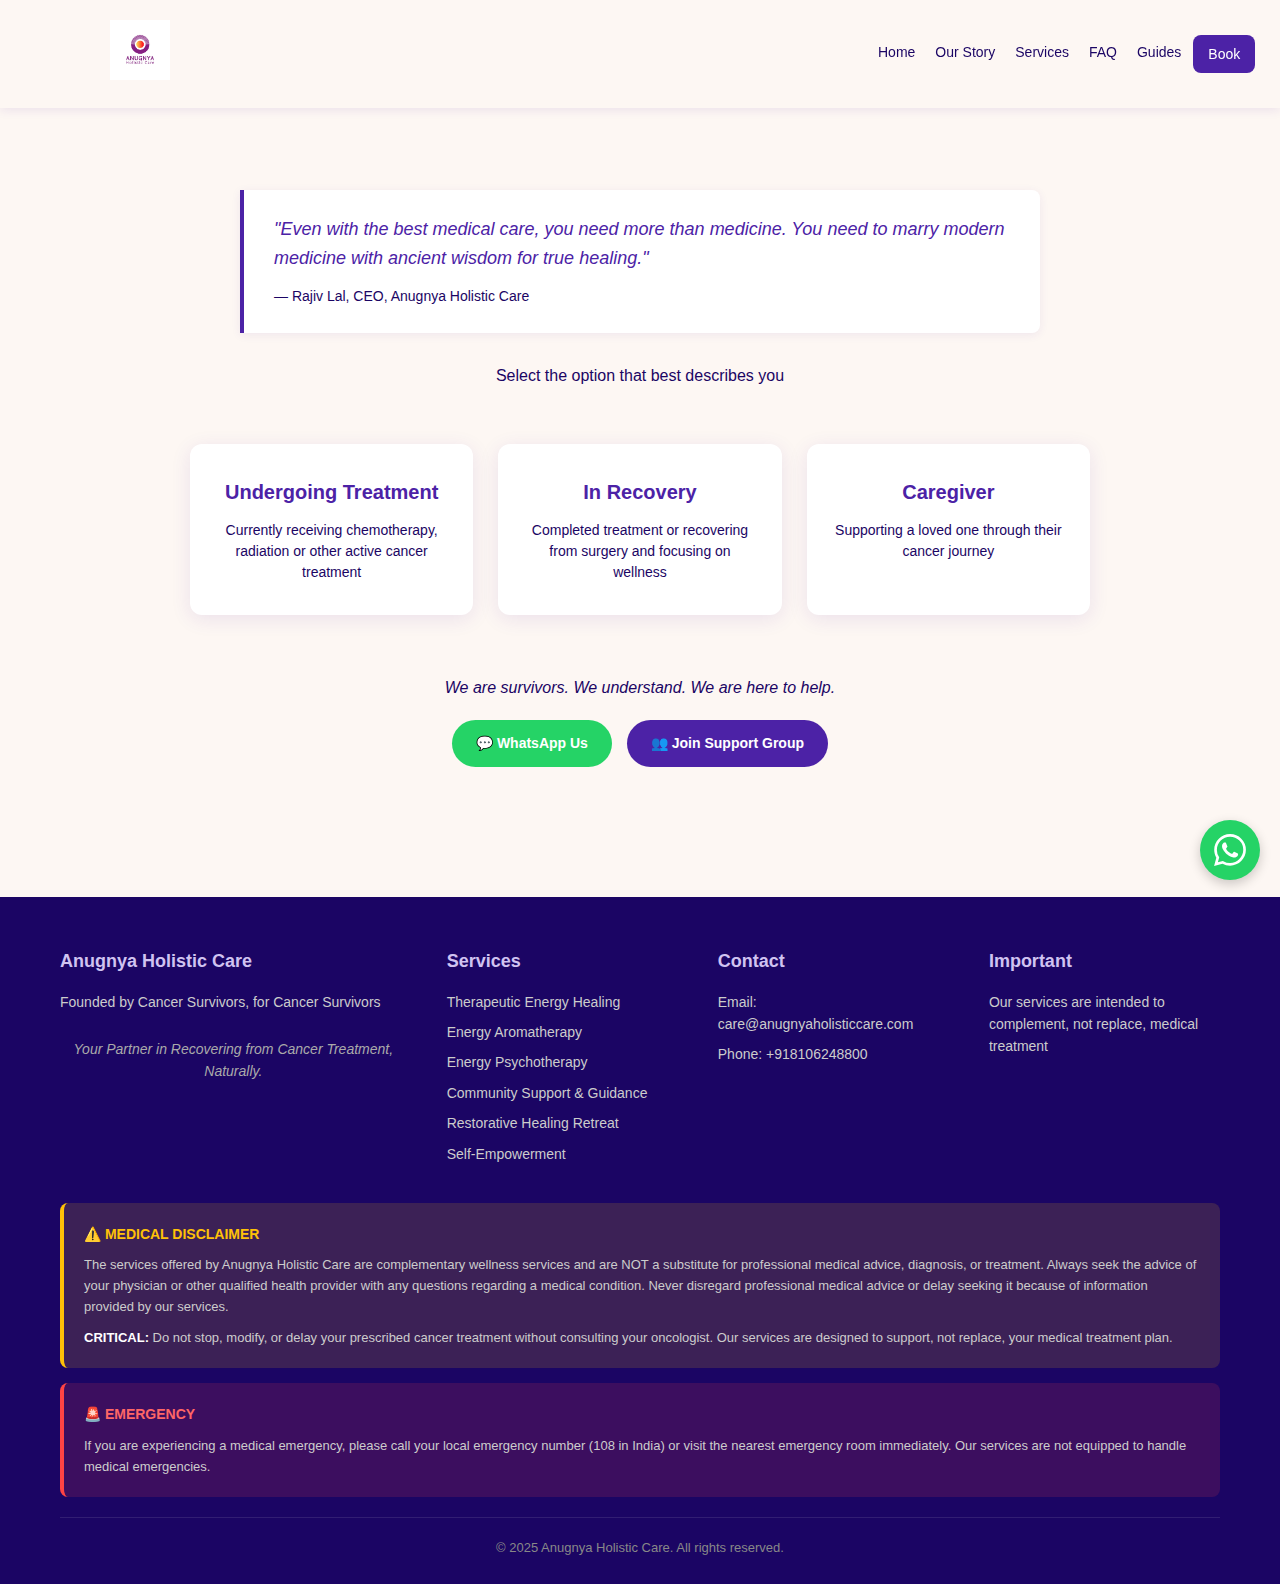
<file: book-backup-v1.html>
<!DOCTYPE html>
<html lang="en">
<head>
    <!-- Google Analytics (GA4) -->
    <script async src="https://www.googletagmanager.com/gtag/js?id=G-5EM10412DY"></script>
    <script>
      window.dataLayer = window.dataLayer || [];
      function gtag(){dataLayer.push(arguments);}
      gtag('js', new Date());
      gtag('config', 'G-5EM10412DY');
    </script>

    <meta charset="UTF-8">
    <meta name="viewport" content="width=device-width, initial-scale=1.0">
    <meta name="description" content="Book a consultation with Anugnya Holistic Care. Get personalized support for cancer treatment recovery.">
    <meta name="keywords" content="cancer consultation, holistic care booking, cancer recovery support, caregiver support">
    <title>Book Consultation | Anugnya Holistic Care</title>
    
    <meta property="og:title" content="Book Consultation | Anugnya Holistic Care">
    <meta property="og:description" content="Get personalized support for your cancer journey. Book a free consultation.">
    <meta property="og:type" content="website">
    <meta property="og:url" content="https://anugnyaholisticcare.com/book.html">
    
    <link rel="icon" type="image/png" href="images/anugnya-logo.png">
    <link rel="stylesheet" href="css/styles.css">
    <link href="https://assets.calendly.com/assets/external/widget.css" rel="stylesheet">

    <style>
        /* Book Page Styles v2 - No purple band, compact quote */
        .quote-box {
            max-width: 800px;
            margin: 30px auto;
            padding: 25px 30px;
            background: white;
            border-left: 4px solid var(--primary-purple, #4C22A6);
            border-radius: 0 8px 8px 0;
            box-shadow: 0 2px 10px rgba(76, 34, 166, 0.08);
        }
        .quote-box p {
            font-size: 18px;
            font-style: italic;
            color: var(--primary-purple, #4C22A6);
            line-height: 1.6;
            margin-bottom: 10px;
        }
        .quote-box .attribution {
            font-size: 14px;
            color: var(--dark-purple, #1B0564);
            font-style: normal;
        }
        .section-label {
            text-align: center;
            color: var(--dark-purple, #1B0564);
            font-size: 16px;
            margin: 25px 0;
        }
        .customer-types {
            display: grid;
            grid-template-columns: repeat(3, 1fr);
            gap: 25px;
            margin: 20px auto 30px;
            max-width: 900px;
        }
        .customer-type {
            background: white;
            padding: 30px 25px;
            border-radius: 12px;
            box-shadow: 0 4px 20px rgba(76, 34, 166, 0.1);
            text-align: center;
            cursor: pointer;
            transition: all 0.3s;
            border: 2px solid transparent;
        }
        .customer-type:hover {
            border-color: var(--primary-purple, #4C22A6);
            transform: translateY(-5px);
            background: var(--light-beige, #E8D4D1);
        }
        .customer-type h3 {
            color: var(--primary-purple, #4C22A6);
            margin-bottom: 12px;
            font-size: 20px;
        }
        .customer-type p {
            color: var(--dark-purple, #1B0564);
            font-size: 14px;
            line-height: 1.5;
        }
        .tagline {
            text-align: center;
            font-style: italic;
            color: var(--dark-purple, #1B0564);
            margin: 25px 0 20px;
            font-size: 16px;
        }
        .cta-row {
            display: flex;
            justify-content: center;
            gap: 15px;
            flex-wrap: wrap;
            margin-top: 15px;
        }
        .btn-whatsapp {
            background: #25D366;
            color: white;
            padding: 12px 24px;
            border-radius: 25px;
            text-decoration: none;
            font-weight: 600;
            transition: all 0.3s;
            font-size: 14px;
        }
        .btn-whatsapp:hover { background: #128C7E; transform: translateY(-2px); }
        .btn-support {
            background: var(--primary-purple, #4C22A6);
            color: white;
            padding: 12px 24px;
            border-radius: 25px;
            text-decoration: none;
            font-weight: 600;
            transition: all 0.3s;
            font-size: 14px;
        }
        .btn-support:hover { background: var(--dark-purple, #1B0564); transform: translateY(-2px); }
        .assessment-form {
            display: none;
            background: white;
            padding: 35px;
            border-radius: 12px;
            box-shadow: 0 6px 30px rgba(76, 34, 166, 0.15);
            margin: 30px auto;
            max-width: 700px;
        }
        .assessment-form.active { display: block; }
        .assessment-form h3 {
            color: var(--primary-purple, #4C22A6);
            margin-bottom: 20px;
            font-size: 24px;
        }
        .back-btn {
            background: var(--rose, #b1365b);
            color: white;
            padding: 10px 20px;
            border: none;
            border-radius: 8px;
            cursor: pointer;
            margin-bottom: 20px;
            font-size: 14px;
            font-weight: 500;
        }
        .back-btn:hover { background: #8f2b49; }
        .inner-quote {
            background: var(--light-beige, #E8D4D1);
            padding: 20px;
            border-radius: 8px;
            margin-bottom: 25px;
            border-left: 3px solid var(--primary-purple, #4C22A6);
        }
        .inner-quote p {
            font-style: italic;
            color: var(--dark-purple, #1B0564);
            margin-bottom: 8px;
            line-height: 1.6;
            font-size: 15px;
        }
        .inner-quote .attribution {
            font-size: 13px;
            color: var(--primary-purple, #4C22A6);
            font-style: normal;
        }
        .inner-cta {
            display: flex;
            gap: 10px;
            margin-bottom: 25px;
            flex-wrap: wrap;
        }
        .inner-cta a {
            padding: 10px 20px;
            border-radius: 20px;
            text-decoration: none;
            font-size: 14px;
            font-weight: 500;
        }
        .caregiver-selection {
            display: grid;
            grid-template-columns: repeat(2, 1fr);
            gap: 20px;
            margin: 25px 0;
        }
        .caregiver-option {
            background: var(--light-beige, #E8D4D1);
            padding: 25px;
            border-radius: 12px;
            text-align: center;
            cursor: pointer;
            transition: all 0.3s;
            border: 2px solid transparent;
        }
        .caregiver-option:hover {
            border-color: var(--primary-purple, #4C22A6);
            background: white;
        }
        .caregiver-option h4 {
            color: var(--primary-purple, #4C22A6);
            margin-bottom: 10px;
            font-size: 18px;
        }
        .caregiver-option p {
            color: var(--dark-purple, #1B0564);
            font-size: 14px;
            line-height: 1.5;
        }
        .recovery-services {
            display: grid;
            grid-template-columns: repeat(3, 1fr);
            gap: 20px;
            margin: 25px 0;
        }
        .recovery-card {
            background: var(--light-beige, #E8D4D1);
            padding: 25px 20px;
            border-radius: 12px;
            text-align: center;
            cursor: pointer;
            transition: all 0.3s;
            border: 2px solid transparent;
        }
        .recovery-card:hover {
            border-color: var(--primary-purple, #4C22A6);
            transform: translateY(-3px);
            background: white;
        }
        .recovery-card h4 {
            color: var(--primary-purple, #4C22A6);
            font-size: 16px;
            margin-bottom: 10px;
        }
        .recovery-card p {
            color: var(--dark-purple, #1B0564);
            font-size: 13px;
            line-height: 1.5;
        }
        .form-group { margin-bottom: 20px; }
        .form-group label {
            display: block;
            margin-bottom: 8px;
            color: var(--dark-purple, #1B0564);
            font-weight: 600;
            font-size: 14px;
        }
        .form-group input, .form-group select, .form-group textarea {
            width: 100%;
            padding: 12px 14px;
            border: 2px solid var(--light-beige, #E8D4D1);
            border-radius: 8px;
            font-size: 15px;
            font-family: inherit;
            color: var(--dark-purple, #1B0564);
            box-sizing: border-box;
        }
        .form-group input:focus, .form-group select:focus, .form-group textarea:focus {
            outline: none;
            border-color: var(--primary-purple, #4C22A6);
        }
        .checkbox-group {
            display: grid;
            grid-template-columns: repeat(auto-fit, minmax(180px, 1fr));
            gap: 12px;
        }
        .checkbox-label {
            display: flex;
            align-items: center;
            padding: 10px 12px;
            background: var(--light-beige, #E8D4D1);
            border-radius: 8px;
            cursor: pointer;
            font-size: 14px;
        }
        .checkbox-label:hover { background: var(--light-purple, #d0c3f1); }
        .checkbox-label input[type="checkbox"] { width: auto; margin-right: 10px; }
        .scale-group { margin-bottom: 22px; }
        .scale-group > label {
            display: block;
            margin-bottom: 12px;
            color: var(--dark-purple, #1B0564);
            font-weight: 600;
        }
        .scale-options { display: flex; gap: 8px; flex-wrap: wrap; }
        .scale-option { flex: 1; min-width: 60px; text-align: center; }
        .scale-option input[type="radio"] { display: none; }
        .scale-option label {
            display: block;
            padding: 12px 8px;
            background: white;
            border: 2px solid var(--light-beige, #E8D4D1);
            border-radius: 8px;
            cursor: pointer;
            font-size: 14px;
        }
        .scale-option label small { display: block; font-size: 10px; margin-top: 4px; color: #888; }
        .scale-option input[type="radio"]:checked + label {
            background: var(--primary-purple, #4C22A6);
            color: white;
            border-color: var(--primary-purple, #4C22A6);
        }
        .scale-option input[type="radio"]:checked + label small { color: rgba(255,255,255,0.8); }
        .disclaimer-checkbox {
            margin: 25px 0;
            padding: 18px;
            background: #fff3cd;
            border-left: 4px solid #ffc107;
            border-radius: 4px;
        }
        .disclaimer-checkbox label {
            display: flex;
            align-items: flex-start;
            cursor: pointer;
            font-size: 13px;
            color: #856404;
            line-height: 1.5;
        }
        .disclaimer-checkbox input[type="checkbox"] {
            width: auto !important;
            margin-right: 10px;
            margin-top: 3px;
        }
        .btn-submit {
            width: 100%;
            padding: 14px;
            background: var(--primary-purple, #4C22A6);
            color: white;
            border: none;
            border-radius: 8px;
            font-size: 16px;
            font-weight: 600;
            cursor: pointer;
        }
        .btn-submit:hover { background: var(--dark-purple, #1B0564); transform: translateY(-2px); }
        .success-message {
            display: none;
            text-align: center;
            padding: 40px;
            background: white;
            border-radius: 12px;
            box-shadow: 0 6px 30px rgba(76, 34, 166, 0.15);
            max-width: 500px;
            margin: 30px auto;
        }
        .success-message.active { display: block; }
        .success-icon {
            width: 80px; height: 80px;
            background: var(--primary-purple, #4C22A6);
            color: white;
            border-radius: 50%;
            display: flex;
            align-items: center;
            justify-content: center;
            font-size: 40px;
            margin: 0 auto 25px;
        }
        .calendly-loading {
            position: fixed;
            top: 0; left: 0;
            width: 100%; height: 100%;
            background: rgba(0,0,0,0.5);
            display: flex;
            flex-direction: column;
            align-items: center;
            justify-content: center;
            z-index: 9999;
        }
        .calendly-loading .spinner {
            width: 50px; height: 50px;
            border: 4px solid var(--light-purple, #d0c3f1);
            border-top-color: var(--primary-purple, #4C22A6);
            border-radius: 50%;
            animation: spin 1s linear infinite;
        }
        .calendly-loading p { color: white; margin-top: 15px; font-size: 16px; }
        @keyframes spin { to { transform: rotate(360deg); } }
        .footer-disclaimer-box {
            background: rgba(255, 255, 255, 0.1);
            padding: 20px;
            border-radius: 8px;
            margin-bottom: 15px;
        }
        .footer-disclaimer-box.medical { border-left: 4px solid #ffc107; }
        .footer-disclaimer-box.emergency { border-left: 4px solid #ff4444; }
        .footer-disclaimer-box h4 { margin-bottom: 10px; font-size: 14px; }
        .footer-disclaimer-box.medical h4 { color: #ffc107; }
        .footer-disclaimer-box.emergency h4 { color: #ff6666; }
        .footer-disclaimer-box p { font-size: 13px; line-height: 1.6; color: #ccc; margin-bottom: 10px; }
        @media (max-width: 768px) {
            .customer-types { grid-template-columns: 1fr; }
            .caregiver-selection { grid-template-columns: 1fr; }
            .recovery-services { grid-template-columns: 1fr; }
            .scale-option { flex: 0 0 calc(20% - 7px); min-width: 50px; }
            .assessment-form { padding: 25px 20px; margin: 20px 15px; }
            .quote-box { margin: 20px 15px; padding: 20px; }
            .quote-box p { font-size: 16px; }
        }
    </style>
</head>
<body>
    <header class="header">
        <div class="container">
            <div class="header-content">
                <a href="index.html" class="logo">
                    <img src="images/anugnya-logo.png" alt="Anugnya Holistic Care">
                </a>
                <button class="nav-toggle" onclick="toggleMobileNav()" aria-label="Toggle menu">
                    <span></span><span></span><span></span>
                </button>
                <nav class="nav" id="mainNav">
                    <a href="index.html">Home</a>
                    <a href="our-story.html">Our Story</a>
                    <a href="services.html">Services</a>
                    <a href="faq.html">FAQ</a>
                    <a href="guides.html">Guides</a>
                    <a href="book.html" class="nav-cta active">Book</a>
                </nav>
            </div>
        </div>
    </header>

    <main>
        <section class="section">
            <div class="container">
                <div class="quote-box" id="main-quote">
                    <p>"Even with the best medical care, you need more than medicine. You need to marry modern medicine with ancient wisdom for true healing."</p>
                    <span class="attribution">— Rajiv Lal, CEO, Anugnya Holistic Care</span>
                </div>

                <div id="customer-selection">
                    <p class="section-label">Select the option that best describes you</p>
                    <div class="customer-types">
                        <div class="customer-type" onclick="selectCustomerType('treatment')">
                            <h3>Undergoing Treatment</h3>
                            <p>Currently receiving chemotherapy, radiation or other active cancer treatment</p>
                        </div>
                        <div class="customer-type" onclick="selectCustomerType('recovery')">
                            <h3>In Recovery</h3>
                            <p>Completed treatment or recovering from surgery and focusing on wellness</p>
                        </div>
                        <div class="customer-type" onclick="selectCustomerType('caregiver')">
                            <h3>Caregiver</h3>
                            <p>Supporting a loved one through their cancer journey</p>
                        </div>
                    </div>
                    <p class="tagline">We are survivors. We understand. We are here to help.</p>
                    <div class="cta-row">
                        <a href="https://wa.me/918106248800?text=Hi%2C%20I%20found%20you%20online%20and%20would%20like%20to%20know%20more%20about%20your%20cancer%20support%20services." class="btn-whatsapp" target="_blank">💬 WhatsApp Us</a>
                        <a href="https://forms.gle/jd4PS8xX5hjLWxjj8" class="btn-support" target="_blank">👥 Join Support Group</a>
                    </div>
                </div>

                <!-- TREATMENT FORM -->
                <div id="treatment-form" class="assessment-form">
                    <button class="back-btn" onclick="resetBooking()">← Back</button>
                    <div class="inner-cta">
                        <a href="https://wa.me/918106248800?text=Hi%2C%20I%27m%20currently%20undergoing%20cancer%20treatment." class="btn-whatsapp" target="_blank">💬 WhatsApp</a>
                        <a href="https://forms.gle/jd4PS8xX5hjLWxjj8" class="btn-support" target="_blank">👥 Join Support Group</a>
                    </div>
                    <h3>Treatment Support</h3>
                    <div class="inner-quote">
                        <p>"I couldn't even walk to my balcony. When I finally could, that was a milestone. That was victory."</p>
                        <span class="attribution">— Sangeeta Bhalla, Founder & Cancer Survivor</span>
                    </div>
                    <form onsubmit="return submitWithCalendly(event, 'treatment')">
                        <div class="form-group">
                            <label>Your Name *</label>
                            <input type="text" name="name" required onfocus="trackFieldFocus('name', 'treatment')">
                        </div>
                        <div class="form-group">
                            <label>Email *</label>
                            <input type="email" name="email" required onfocus="trackFieldFocus('email', 'treatment')">
                        </div>
                        <div class="form-group">
                            <label>Phone *</label>
                            <input type="tel" name="phone" required onfocus="trackFieldFocus('phone', 'treatment')">
                        </div>
                        <div class="form-group">
                            <label>Current Treatment Type *</label>
                            <select name="treatmentType" required>
                                <option value="">Select...</option>
                                <option value="Chemotherapy">Chemotherapy</option>
                                <option value="Radiation">Radiation</option>
                                <option value="Both Chemo + Radiation">Both Chemo + Radiation</option>
                                <option value="Immunotherapy">Immunotherapy</option>
                                <option value="Targeted therapy">Targeted therapy</option>
                                <option value="Hormone therapy">Hormone therapy</option>
                                <option value="Surgery recovery">Surgery recovery</option>
                            </select>
                        </div>
                        <div class="form-group">
                            <label>Which symptoms are you experiencing?</label>
                            <div class="checkbox-group">
                                <label class="checkbox-label"><input type="checkbox" name="symptoms" value="Fatigue"> Fatigue</label>
                                <label class="checkbox-label"><input type="checkbox" name="symptoms" value="Nausea"> Nausea</label>
                                <label class="checkbox-label"><input type="checkbox" name="symptoms" value="Sleep issues"> Sleep issues</label>
                                <label class="checkbox-label"><input type="checkbox" name="symptoms" value="Anxiety"> Anxiety</label>
                                <label class="checkbox-label"><input type="checkbox" name="symptoms" value="Pain"> Pain</label>
                                <label class="checkbox-label"><input type="checkbox" name="symptoms" value="Taste changes"> Taste changes</label>
                                <label class="checkbox-label"><input type="checkbox" name="symptoms" value="Weakness"> Weakness</label>
                                <label class="checkbox-label"><input type="checkbox" name="symptoms" value="Other"> Other</label>
                            </div>
                        </div>
                        <div class="disclaimer-checkbox">
                            <label><input type="checkbox" required><span>I understand that Anugnya's services complement but do not replace medical treatment. *</span></label>
                        </div>
                        <button type="submit" class="btn-submit">Book Consultation</button>
                    </form>
                </div>

                <!-- CAREGIVER SELECTION -->
                <div id="caregiver-selection" class="assessment-form">
                    <button class="back-btn" onclick="resetBooking()">← Back</button>
                    <div class="inner-cta">
                        <a href="https://wa.me/918106248800?text=Hi%2C%20I%27m%20a%20caregiver." class="btn-whatsapp" target="_blank">💬 WhatsApp</a>
                        <a href="https://forms.gle/jd4PS8xX5hjLWxjj8" class="btn-support" target="_blank">👥 Join Support Group</a>
                    </div>
                    <h3>Caregiver Support</h3>
                    <div class="inner-quote">
                        <p>"I learned that to care for her, I first had to learn to care for myself. It took 11 years to understand that."</p>
                        <span class="attribution">— Viiveck Verma, Co-founder & Caregiver</span>
                    </div>
                    <p style="color: var(--dark-purple); margin-bottom: 20px;">Who are you seeking support for?</p>
                    <div class="caregiver-selection">
                        <div class="caregiver-option" onclick="selectCaregiverType('patient')">
                            <h4>🏥 For the Patient</h4>
                            <p>I want to help my loved one going through cancer treatment</p>
                        </div>
                        <div class="caregiver-option" onclick="selectCaregiverType('self')">
                            <h4>💚 For Myself</h4>
                            <p>I need support for the demands of caregiving</p>
                        </div>
                    </div>
                </div>

                <!-- CAREGIVER FOR PATIENT FORM -->
                <div id="caregiver-for-patient-form" class="assessment-form">
                    <button class="back-btn" onclick="backToCaregiverSelection()">← Back</button>
                    <h3>Support for Your Loved One</h3>
                    <form onsubmit="return submitWithCalendly(event, 'caregiver-patient')">
                        <div class="form-group"><label>Your Name *</label><input type="text" name="name" required></div>
                        <div class="form-group"><label>Email *</label><input type="email" name="email" required></div>
                        <div class="form-group"><label>Phone *</label><input type="tel" name="phone" required></div>
                        <div class="form-group">
                            <label>Who are you caring for? *</label>
                            <select name="caringFor" required>
                                <option value="">Select...</option>
                                <option value="Spouse/Partner">Spouse / Partner</option>
                                <option value="Parent">Parent</option>
                                <option value="Child">Child</option>
                                <option value="Sibling">Sibling</option>
                                <option value="Other">Other</option>
                            </select>
                        </div>
                        <div class="disclaimer-checkbox">
                            <label><input type="checkbox" required><span>I understand that Anugnya's services complement but do not replace medical treatment. *</span></label>
                        </div>
                        <button type="submit" class="btn-submit">Book Consultation</button>
                    </form>
                </div>

                <!-- CAREGIVER FOR SELF FORM -->
                <div id="caregiver-for-self-form" class="assessment-form">
                    <button class="back-btn" onclick="backToCaregiverSelection()">← Back</button>
                    <h3>Support for You as a Caregiver</h3>
                    <form onsubmit="return submitWithCalendly(event, 'caregiver-self')">
                        <div class="form-group"><label>Your Name *</label><input type="text" name="name" required></div>
                        <div class="form-group"><label>Email *</label><input type="email" name="email" required></div>
                        <div class="form-group"><label>Phone *</label><input type="tel" name="phone" required></div>
                        <div class="form-group">
                            <label>Who are you caring for? *</label>
                            <select name="caringFor" required>
                                <option value="">Select...</option>
                                <option value="Spouse/Partner">Spouse / Partner</option>
                                <option value="Parent">Parent</option>
                                <option value="Child">Child</option>
                                <option value="Sibling">Sibling</option>
                                <option value="Other">Other</option>
                            </select>
                        </div>
                        <p style="color: var(--dark-purple); font-weight: 600; margin: 25px 0 15px;">How are you feeling? (1-5)</p>
                        <div class="scale-group">
                            <label>Physical Tiredness</label>
                            <div class="scale-options">
                                <div class="scale-option"><input type="radio" name="tiredness" id="t1" value="1" required><label for="t1">1<small>Low</small></label></div>
                                <div class="scale-option"><input type="radio" name="tiredness" id="t2" value="2"><label for="t2">2</label></div>
                                <div class="scale-option"><input type="radio" name="tiredness" id="t3" value="3"><label for="t3">3</label></div>
                                <div class="scale-option"><input type="radio" name="tiredness" id="t4" value="4"><label for="t4">4</label></div>
                                <div class="scale-option"><input type="radio" name="tiredness" id="t5" value="5"><label for="t5">5<small>High</small></label></div>
                            </div>
                        </div>
                        <div class="scale-group">
                            <label>Emotional Exhaustion</label>
                            <div class="scale-options">
                                <div class="scale-option"><input type="radio" name="exhaustion" id="e1" value="1" required><label for="e1">1<small>Low</small></label></div>
                                <div class="scale-option"><input type="radio" name="exhaustion" id="e2" value="2"><label for="e2">2</label></div>
                                <div class="scale-option"><input type="radio" name="exhaustion" id="e3" value="3"><label for="e3">3</label></div>
                                <div class="scale-option"><input type="radio" name="exhaustion" id="e4" value="4"><label for="e4">4</label></div>
                                <div class="scale-option"><input type="radio" name="exhaustion" id="e5" value="5"><label for="e5">5<small>High</small></label></div>
                            </div>
                        </div>
                        <div class="scale-group">
                            <label>Anxiety</label>
                            <div class="scale-options">
                                <div class="scale-option"><input type="radio" name="anxiety" id="a1" value="1" required><label for="a1">1<small>Low</small></label></div>
                                <div class="scale-option"><input type="radio" name="anxiety" id="a2" value="2"><label for="a2">2</label></div>
                                <div class="scale-option"><input type="radio" name="anxiety" id="a3" value="3"><label for="a3">3</label></div>
                                <div class="scale-option"><input type="radio" name="anxiety" id="a4" value="4"><label for="a4">4</label></div>
                                <div class="scale-option"><input type="radio" name="anxiety" id="a5" value="5"><label for="a5">5<small>High</small></label></div>
                            </div>
                        </div>
                        <div class="disclaimer-checkbox">
                            <label><input type="checkbox" required><span>I understand that Anugnya's services are for wellness support. *</span></label>
                        </div>
                        <button type="submit" class="btn-submit">Book Consultation</button>
                    </form>
                </div>

                <!-- RECOVERY SELECTION -->
                <div id="recovery-selection" class="assessment-form">
                    <button class="back-btn" onclick="resetBooking()">← Back</button>
                    <div class="inner-cta">
                        <a href="https://wa.me/918106248800?text=Hi%2C%20I%27ve%20completed%20cancer%20treatment." class="btn-whatsapp" target="_blank">💬 WhatsApp</a>
                        <a href="https://forms.gle/jd4PS8xX5hjLWxjj8" class="btn-support" target="_blank">👥 Join Support Group</a>
                    </div>
                    <h3>Recovery Support</h3>
                    <div class="inner-quote">
                        <p>"Recovery isn't just about your body healing. It's about finding yourself again after cancer changes everything."</p>
                        <span class="attribution">— Sangeeta Bhalla, Founder & Cancer Survivor</span>
                    </div>
                    <p style="color: var(--dark-purple); margin-bottom: 20px;">Choose the service that fits your recovery needs:</p>
                    <div class="recovery-services">
                        <div class="recovery-card" onclick="selectRecoveryService('recovery-plan')">
                            <h4>📋 Personalised Recovery Plan</h4>
                            <p>A customised roadmap for your physical and emotional recovery</p>
                        </div>
                        <div class="recovery-card" onclick="selectRecoveryService('community')">
                            <h4>👥 Community Support</h4>
                            <p>7-week virtual support program with fellow survivors</p>
                        </div>
                        <div class="recovery-card" onclick="selectRecoveryService('retreat')">
                            <h4>🏕️ Healing Retreat</h4>
                            <p>3-day immersive retreat for deep healing and renewal</p>
                        </div>
                    </div>
                </div>

                <!-- RECOVERY FORM -->
                <div id="recovery-form" class="assessment-form">
                    <button class="back-btn" onclick="backToRecoverySelection()">← Back</button>
                    <h3 id="recovery-form-title">Recovery Support</h3>
                    <input type="hidden" id="recovery-service-selected" value="">
                    <form onsubmit="return submitWithCalendly(event, 'recovery')">
                        <div class="form-group"><label>Your Name *</label><input type="text" name="name" required></div>
                        <div class="form-group"><label>Email *</label><input type="email" name="email" required></div>
                        <div class="form-group"><label>Phone *</label><input type="tel" name="phone" required></div>
                        <div class="form-group">
                            <label>When did you complete treatment?</label>
                            <select name="completionTime">
                                <option value="">Select...</option>
                                <option value="Less than 1 month">Less than 1 month ago</option>
                                <option value="1-3 months">1-3 months ago</option>
                                <option value="3-6 months">3-6 months ago</option>
                                <option value="6-12 months">6-12 months ago</option>
                                <option value="Over 1 year">Over 1 year ago</option>
                            </select>
                        </div>
                        <div class="form-group">
                            <label>Tell us about your recovery journey (optional)</label>
                            <textarea name="journey" rows="4" placeholder="What are your biggest challenges?"></textarea>
                        </div>
                        <div class="disclaimer-checkbox">
                            <label><input type="checkbox" required><span>I understand that Anugnya's services complement but do not replace medical treatment. *</span></label>
                        </div>
                        <button type="submit" class="btn-submit">Book Consultation</button>
                    </form>
                </div>

                <!-- SUCCESS MESSAGE -->
                <div id="success-message" class="success-message">
                    <div class="success-icon">✓</div>
                    <h3>Thank You!</h3>
                    <p>Your information has been received. Please complete your booking in the Calendly popup.</p>
                    <button class="btn-submit" onclick="resetBooking()" style="max-width: 200px; margin: 0 auto;">Book Another</button>
                </div>
            </div>
        </section>
    </main>

    <!-- WhatsApp Float -->
    <a href="https://wa.me/918106248800?text=Hi%2C%20I%20found%20you%20online." class="whatsapp-float" target="_blank" style="position:fixed;bottom:20px;right:20px;width:60px;height:60px;background:#25D366;border-radius:50%;display:flex;align-items:center;justify-content:center;box-shadow:0 4px 12px rgba(0,0,0,0.2);z-index:1000;">
        <svg width="30" height="30" viewBox="0 0 24 24" fill="white"><path d="M17.472 14.382c-.297-.149-1.758-.867-2.03-.967-.273-.099-.471-.148-.67.15-.197.297-.767.966-.94 1.164-.173.199-.347.223-.644.075-.297-.15-1.255-.463-2.39-1.475-.883-.788-1.48-1.761-1.653-2.059-.173-.297-.018-.458.13-.606.134-.133.298-.347.446-.52.149-.174.198-.298.298-.497.099-.198.05-.371-.025-.52-.075-.149-.669-1.612-.916-2.207-.242-.579-.487-.5-.669-.51-.173-.008-.371-.01-.57-.01-.198 0-.52.074-.792.372-.272.297-1.04 1.016-1.04 2.479 0 1.462 1.065 2.875 1.213 3.074.149.198 2.096 3.2 5.077 4.487.709.306 1.262.489 1.694.625.712.227 1.36.195 1.871.118.571-.085 1.758-.719 2.006-1.413.248-.694.248-1.289.173-1.413-.074-.124-.272-.198-.57-.347m-5.421 7.403h-.004a9.87 9.87 0 01-5.031-1.378l-.361-.214-3.741.982.998-3.648-.235-.374a9.86 9.86 0 01-1.51-5.26c.001-5.45 4.436-9.884 9.888-9.884 2.64 0 5.122 1.03 6.988 2.898a9.825 9.825 0 012.893 6.994c-.003 5.45-4.437 9.884-9.885 9.884m8.413-18.297A11.815 11.815 0 0012.05 0C5.495 0 .16 5.335.157 11.892c0 2.096.547 4.142 1.588 5.945L.057 24l6.305-1.654a11.882 11.882 0 005.683 1.448h.005c6.554 0 11.89-5.335 11.893-11.893a11.821 11.821 0 00-3.48-8.413z"/></svg>
    </a>

    <!-- Footer 4 columns -->
    <footer class="footer">
        <div class="container">
            <div class="footer-content">
                <div class="footer-section footer-brand">
                    <h4>Anugnya Holistic Care</h4>
                    <p>Founded by Cancer Survivors, for Cancer Survivors</p>
                    <p class="tagline">Your Partner in Recovering from Cancer Treatment, Naturally.</p>
                </div>
                <div class="footer-section">
                    <h4>Services</h4>
                    <a href="services.html">Therapeutic Energy Healing</a>
                    <a href="services.html">Energy Aromatherapy</a>
                    <a href="services.html">Energy Psychotherapy</a>
                    <a href="services.html">Community Support & Guidance</a>
                    <a href="services.html">Restorative Healing Retreat</a>
                    <a href="services.html">Self-Empowerment</a>
                </div>
                <div class="footer-section">
                    <h4>Contact</h4>
                    <p>Email: care@anugnyaholisticcare.com</p>
                    <p>Phone: +918106248800</p>
                </div>
                <div class="footer-section">
                    <h4>Important</h4>
                    <p>Our services are intended to complement, not replace, medical treatment</p>
                </div>
            </div>
            <div class="footer-disclaimers">
                <div class="footer-disclaimer-box medical">
                    <h4>⚠️ MEDICAL DISCLAIMER</h4>
                    <p>The services offered by Anugnya Holistic Care are complementary wellness services and are NOT a substitute for professional medical advice, diagnosis, or treatment. Always seek the advice of your physician or other qualified health provider with any questions regarding a medical condition. Never disregard professional medical advice or delay seeking it because of information provided by our services.</p>
                    <p><strong>CRITICAL:</strong> Do not stop, modify, or delay your prescribed cancer treatment without consulting your oncologist. Our services are designed to support, not replace, your medical treatment plan.</p>
                </div>
                <div class="footer-disclaimer-box emergency">
                    <h4>🚨 EMERGENCY</h4>
                    <p>If you are experiencing a medical emergency, please call your local emergency number (108 in India) or visit the nearest emergency room immediately. Our services are not equipped to handle medical emergencies.</p>
                </div>
            </div>
            <div class="footer-bottom">
                <p>&copy; 2025 Anugnya Holistic Care. All rights reserved.</p>
            </div>
        </div>
    </footer>

    <script src="https://assets.calendly.com/assets/external/widget.js" type="text/javascript"></script>
    <script src="js/main.js"></script>
    <script>
        const CALENDLY_URL = 'https://calendly.com/anugnyaholisticcare/welcome';

        function selectCustomerType(type) {
            gtag('event', 'booking_path_select', { 'event_category': 'booking', 'path_type': type });
            document.getElementById('customer-selection').style.display = 'none';
            document.getElementById('main-quote').style.display = 'none';
            if (type === 'treatment') document.getElementById('treatment-form').classList.add('active');
            else if (type === 'recovery') document.getElementById('recovery-selection').classList.add('active');
            else if (type === 'caregiver') document.getElementById('caregiver-selection').classList.add('active');
        }

        function resetBooking() {
            document.querySelectorAll('.assessment-form').forEach(f => f.classList.remove('active'));
            document.getElementById('success-message').classList.remove('active');
            document.getElementById('customer-selection').style.display = 'block';
            document.getElementById('main-quote').style.display = 'block';
            document.querySelectorAll('form').forEach(f => f.reset());
            if (window.history.replaceState) window.history.replaceState({}, document.title, window.location.pathname);
        }

        function selectCaregiverType(type) {
            gtag('event', 'caregiver_type_select', { 'event_category': 'booking', 'caring_for': type });
            document.getElementById('caregiver-selection').classList.remove('active');
            if (type === 'patient') document.getElementById('caregiver-for-patient-form').classList.add('active');
            else if (type === 'self') document.getElementById('caregiver-for-self-form').classList.add('active');
        }

        function backToCaregiverSelection() {
            document.getElementById('caregiver-for-patient-form').classList.remove('active');
            document.getElementById('caregiver-for-self-form').classList.remove('active');
            document.getElementById('caregiver-selection').classList.add('active');
        }

        function selectRecoveryService(service) {
            gtag('event', 'recovery_service_select', { 'event_category': 'booking', 'service': service });
            document.getElementById('recovery-service-selected').value = service;
            const titles = { 'recovery-plan': 'Personalised Recovery Plan', 'community': 'Community Support', 'retreat': 'Healing Retreat' };
            document.getElementById('recovery-form-title').textContent = titles[service] || 'Recovery Support';
            document.getElementById('recovery-selection').classList.remove('active');
            document.getElementById('recovery-form').classList.add('active');
        }

        function backToRecoverySelection() {
            document.getElementById('recovery-form').classList.remove('active');
            document.getElementById('recovery-selection').classList.add('active');
        }

        function submitWithCalendly(event, formType) {
            event.preventDefault();
            const form = event.target;
            const formData = new FormData(form);
            const name = formData.get('name') || '';
            const email = formData.get('email') || '';

            gtag('event', 'form_submit', { 'event_category': 'booking', 'path_type': formType });

            let context = 'Path: ' + formType;
            if (formType === 'treatment') {
                context += '\nTreatment: ' + (formData.get('treatmentType') || '');
                context += '\nSymptoms: ' + formData.getAll('symptoms').join(', ');
            } else if (formType === 'recovery') {
                context += '\nService: ' + (document.getElementById('recovery-service-selected').value || '');
            }

            if (typeof CONFIG !== 'undefined' && CONFIG.googleScriptUrl) {
                fetch(CONFIG.googleScriptUrl, {
                    method: 'POST', mode: 'no-cors',
                    headers: { 'Content-Type': 'application/json' },
                    body: JSON.stringify({ name, email, phone: formData.get('phone'), formType, timestamp: new Date().toISOString() })
                }).catch(err => console.error('Sheets error:', err));
            }

            const loadingDiv = document.createElement('div');
            loadingDiv.className = 'calendly-loading';
            loadingDiv.innerHTML = '<div class="spinner"></div><p>Loading booking calendar...</p>';
            document.body.appendChild(loadingDiv);

            gtag('event', 'calendly_open', { 'event_category': 'booking', 'path_type': formType });

            if (typeof Calendly !== 'undefined') {
                Calendly.initPopupWidget({ url: CALENDLY_URL, prefill: { name, email, customAnswers: { a1: context } } });
                setTimeout(() => { if (loadingDiv.parentNode) loadingDiv.remove(); }, 2000);
            } else {
                window.open(CALENDLY_URL, '_blank');
                loadingDiv.remove();
            }
            return false;
        }

        function trackFieldFocus(fieldName, pathType) {
            gtag('event', 'form_field_focus', { 'event_category': 'booking', 'field_name': fieldName, 'path_type': pathType });
        }

        document.addEventListener('DOMContentLoaded', function() {
            const urlParams = new URLSearchParams(window.location.search);
            const path = urlParams.get('path');
            if (path) selectCustomerType(path);
        });
    </script>
</body>
</html>
</file>
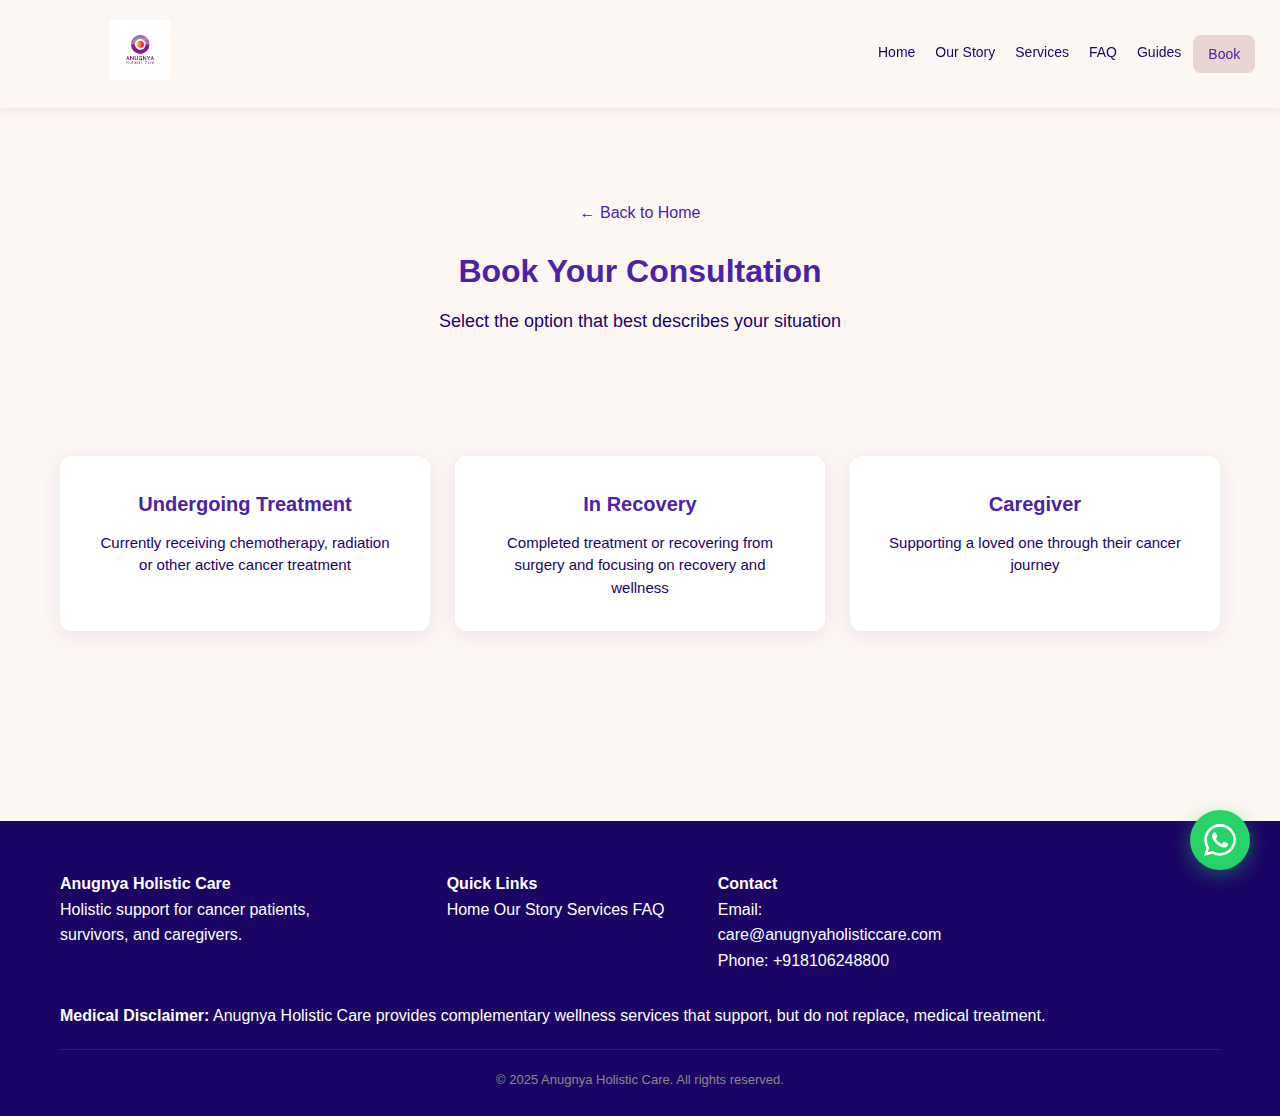
<file: book.html>
<!DOCTYPE html>
<html lang="en">
<head>
    <!-- Google Analytics (GA4) -->
    <script async src="https://www.googletagmanager.com/gtag/js?id=G-5EM10412DY"></script>
    <script>
      window.dataLayer = window.dataLayer || [];
      function gtag(){dataLayer.push(arguments);}
      gtag('js', new Date());
      gtag('config', 'G-5EM10412DY');
    </script>
    <meta charset="UTF-8">
    <meta name="viewport" content="width=device-width, initial-scale=1.0">
    
    <meta name="description" content="Book a consultation with Anugnya Holistic Care. Get personalized support for cancer treatment recovery, whether you're a patient undergoing treatment, in recovery, or a caregiver.">
    <meta name="keywords" content="cancer consultation, holistic care booking, cancer recovery support, caregiver support, chemotherapy support">
    <title>Book Consultation | Anugnya Holistic Care</title>
    
    <meta property="og:title" content="Book Consultation | Anugnya Holistic Care">
    <meta property="og:description" content="Get personalized support for your cancer journey. Book a free consultation.">
    <meta property="og:type" content="website">
    <meta property="og:url" content="https://anugnyaholisticcare.com/book.html">
    
    <link rel="icon" type="image/png" href="images/anugnya-logo.png">
    <link rel="stylesheet" href="css/styles.css">
    
    <!-- Calendly CSS -->
    <link href="https://assets.calendly.com/assets/external/widget.css" rel="stylesheet">
    
    <style>
        .booking-hero {
            background: var(--beige);
            padding: 120px 0 40px;
            text-align: center;
        }
        
        .booking-hero h1 {
            color: var(--primary-purple);
            font-size: 32px;
            margin-bottom: 10px;
        }
        
        .booking-hero p {
            color: var(--dark-purple);
            font-size: 18px;
        }
        
        .back-btn {
            display: inline-block;
            margin-bottom: 20px;
            color: var(--primary-purple);
            text-decoration: none;
            font-weight: 500;
            background: none;
            border: none;
            cursor: pointer;
            font-size: 16px;
        }
        
        .back-btn:hover {
            color: var(--rose);
        }
        
        .customer-types {
            display: grid;
            grid-template-columns: repeat(auto-fit, minmax(280px, 1fr));
            gap: 25px;
            margin: 30px 0;
        }
        
        .customer-type {
            background: white;
            padding: 30px;
            border-radius: 12px;
            box-shadow: 0 4px 20px var(--shadow);
            text-align: center;
            cursor: pointer;
            transition: all 0.3s;
            border: 2px solid transparent;
        }
        
        .customer-type:hover,
        .customer-type.selected {
            border-color: var(--primary-purple);
            transform: translateY(-5px);
            background: var(--light-beige);
        }
        
        .customer-type h3 {
            color: var(--primary-purple);
            margin-bottom: 12px;
            font-size: 20px;
        }
        
        .customer-type p {
            color: var(--dark-purple);
            font-size: 15px;
            line-height: 1.5;
        }
        
        .assessment-form {
            display: none;
            background: white;
            padding: 35px;
            border-radius: 12px;
            box-shadow: 0 6px 30px var(--shadow);
            margin: 30px 0;
            max-width: 700px;
            margin-left: auto;
            margin-right: auto;
        }
        
        .assessment-form.active {
            display: block;
        }
        
        /* Treatment Question Buttons */
        .treatment-question {
            background: linear-gradient(135deg, var(--light-beige), var(--light-purple));
            padding: 28px;
            border-radius: 12px;
            margin: 20px 0;
            border: 2px solid var(--primary-purple);
        }
        
        .treatment-question h4 {
            color: var(--primary-purple);
            margin-bottom: 10px;
        }
        
        .treatment-question p {
            color: var(--dark-purple);
            margin-bottom: 20px;
        }
        
        .treatment-buttons {
            display: flex;
            gap: 20px;
            flex-wrap: wrap;
        }
        
        .treatment-btn {
            flex: 1;
            min-width: 200px;
            padding: 16px 24px;
            border: none;
            border-radius: 8px;
            font-weight: 600;
            cursor: pointer;
            transition: all 0.3s;
            font-size: 15px;
        }
        
        .treatment-btn.yes {
            background: var(--rose);
            color: white;
        }
        
        .treatment-btn.no {
            background: var(--primary-purple);
            color: white;
        }
        
        .treatment-btn:hover {
            transform: translateY(-2px);
            box-shadow: 0 4px 12px rgba(76, 34, 166, 0.3);
        }
        
        /* Checkbox Group for Symptoms */
        .checkbox-group {
            display: grid;
            grid-template-columns: repeat(auto-fit, minmax(180px, 1fr));
            gap: 12px;
            margin-top: 10px;
        }
        
        .checkbox-label {
            display: flex;
            align-items: center;
            padding: 12px;
            background: var(--light-beige);
            border-radius: 8px;
            cursor: pointer;
            font-size: 14px;
            transition: all 0.2s;
        }
        
        .checkbox-label:hover {
            background: var(--light-purple);
        }
        
        .checkbox-label input[type="checkbox"] {
            width: auto;
            margin-right: 10px;
        }
        
        /* Rating Scale for Caregiver */
        .rating-scale {
            margin: 20px 0;
        }
        
        .scale-item {
            margin-bottom: 25px;
            padding: 20px;
            background: var(--light-beige);
            border-radius: 8px;
        }
        
        .scale-item > label {
            display: block;
            margin-bottom: 15px;
            color: var(--dark-purple);
            font-weight: 600;
        }
        
        .scale-options {
            display: flex;
            gap: 10px;
            flex-wrap: wrap;
        }
        
        .scale-option {
            flex: 1;
            min-width: 70px;
            text-align: center;
        }
        
        .scale-option input[type="radio"] {
            display: none;
        }
        
        .scale-option label {
            display: block;
            padding: 12px 8px;
            background: white;
            border: 2px solid var(--light-beige);
            border-radius: 8px;
            cursor: pointer;
            transition: all 0.2s;
            font-weight: normal;
            font-size: 14px;
        }
        
        .scale-option label small {
            display: block;
            font-size: 11px;
            margin-top: 4px;
            color: #666;
        }
        
        .scale-option input[type="radio"]:checked + label {
            background: var(--primary-purple);
            color: white;
            border-color: var(--primary-purple);
        }
        
        .scale-option input[type="radio"]:checked + label small {
            color: rgba(255,255,255,0.8);
        }
        
        .scale-option label:hover {
            border-color: var(--primary-purple);
        }
        
        /* Recovery Cards */
        .recovery-card {
            background: var(--light-beige);
            padding: 25px;
            border-radius: 12px;
            margin-bottom: 20px;
        }
        
        .recovery-card h4 {
            color: var(--primary-purple);
            margin-bottom: 10px;
            font-size: 18px;
        }
        
        .recovery-card p {
            color: var(--dark-purple);
            font-size: 14px;
            margin-bottom: 15px;
            line-height: 1.6;
        }
        
        .recovery-card-buttons {
            display: flex;
            gap: 10px;
            flex-wrap: wrap;
        }
        
        .recovery-card-buttons .btn {
            flex: 1;
            min-width: 120px;
            text-align: center;
        }
        
        /* Know More Accordion */
        .know-more-content {
            display: none;
            padding: 15px;
            background: white;
            border-radius: 8px;
            margin-top: 15px;
            font-size: 14px;
            line-height: 1.6;
            color: var(--dark-purple);
        }
        
        .know-more-content.active {
            display: block;
        }
        
        /* Form Elements */
        .form-group {
            margin-bottom: 20px;
        }
        
        .form-group label {
            display: block;
            margin-bottom: 8px;
            color: var(--dark-purple);
            font-weight: 600;
        }
        
        .form-group input,
        .form-group select,
        .form-group textarea {
            width: 100%;
            padding: 12px 15px;
            border: 2px solid var(--light-beige);
            border-radius: 8px;
            font-size: 15px;
            font-family: inherit;
            color: var(--dark-purple);
        }
        
        .form-group input:focus,
        .form-group select:focus,
        .form-group textarea:focus {
            outline: none;
            border-color: var(--primary-purple);
        }
        
        .disclaimer-checkbox {
            margin: 20px 0;
            padding: 15px;
            background: #fff3cd;
            border-left: 4px solid #ffc107;
            border-radius: 4px;
        }
        
        .disclaimer-checkbox label {
            display: flex;
            align-items: flex-start;
            cursor: pointer;
            font-size: 13px;
            color: #856404;
        }
        
        .disclaimer-checkbox input[type="checkbox"] {
            margin-right: 10px;
            margin-top: 3px;
            width: auto;
        }
        
        .btn-submit {
            width: 100%;
            padding: 15px;
            background: var(--primary-purple);
            color: white;
            border: none;
            border-radius: 8px;
            font-size: 16px;
            font-weight: 600;
            cursor: pointer;
            transition: all 0.3s;
        }
        
        .btn-submit:hover {
            background: var(--dark-purple);
            transform: translateY(-2px);
        }
    </style>
</head>
<body>
    <header class="header">
        <div class="container">
            <div class="header-content">
                <a href="index.html" class="logo">
                    <img src="images/anugnya-logo.png" alt="Anugnya Holistic Care">
                </a>
                <button class="nav-toggle" onclick="toggleMobileNav()" aria-label="Toggle menu">
                    <span></span><span></span><span></span>
                </button>
                <nav class="nav" id="mainNav">
                    <a href="index.html">Home</a>
                    <a href="our-story.html">Our Story</a>
                    <a href="services.html">Services</a>
                    <a href="faq.html">FAQ</a>
                    <a href="guides.html">Guides</a>
                    <a href="book.html" class="nav-cta active">Book</a>
                </nav>
            </div>
        </div>
    </header>

    <main>
        <section class="booking-hero">
            <div class="container">
                <a href="index.html" class="back-btn">← Back to Home</a>
                <h1>Book Your Consultation</h1>
                <p>Select the option that best describes your situation</p>
            </div>
        </section>

        <section class="section" style="padding-top: 20px;">
            <div class="container">
                
                <!-- Customer Type Selection -->
                <div id="customer-selection" class="customer-types">
                    <div class="customer-type" onclick="selectCustomerType('treatment')">
                        <h3>Undergoing Treatment</h3>
                        <p>Currently receiving chemotherapy, radiation or other active cancer treatment</p>
                    </div>
                    <div class="customer-type" onclick="selectCustomerType('recovery')">
                        <h3>In Recovery</h3>
                        <p>Completed treatment or recovering from surgery and focusing on recovery and wellness</p>
                    </div>
                    <div class="customer-type" onclick="selectCustomerType('caregiver')">
                        <h3>Caregiver</h3>
                        <p>Supporting a loved one through their cancer journey</p>
                    </div>
                </div>

                <!-- ================================================
                     TREATMENT PATH
                     ================================================ -->
                
                <!-- Treatment Assessment Question -->
                <div id="treatment-assessment" class="assessment-form">
                    <button class="back-btn" onclick="resetBooking()">← Back</button>
                    <h3 style="color: var(--primary-purple); margin-bottom: 20px;">Treatment Support Assessment</h3>
                    <div class="treatment-question">
                        <h4>Is your treatment currently paused or interrupted?</h4>
                        <p>This helps us understand your immediate needs</p>
                        <div class="treatment-buttons">
                            <button type="button" class="treatment-btn yes" onclick="showTreatmentPausedForm()">YES - Treatment is Paused</button>
                            <button type="button" class="treatment-btn no" onclick="showActiveTreatmentForm()">NO - Treatment is Active</button>
                        </div>
                    </div>
                </div>

                <!-- Treatment Paused Form -->
                <div id="treatment-paused-form" class="assessment-form">
                    <button class="back-btn" onclick="backToTreatmentAssessment()">← Back</button>
                    <h3 style="color: var(--primary-purple); margin-bottom: 20px;">Compassionate Support - Treatment Paused</h3>
                    <p style="margin-bottom: 25px; color: var(--dark-purple);">We understand this is a difficult time. Let us help you get back on track.</p>
                    
                    <form onsubmit="submitWithCalendly(event, 'treatment-paused')">
                        <div class="form-group">
                            <label>Reason for treatment pause *</label>
                            <select required name="pause-reason">
                                <option value="">Select...</option>
                                <option value="Severe side effects">Severe side effects</option>
                                <option value="Medical complications">Medical complications</option>
                                <option value="Doctor's recommendation">Doctor's recommendation</option>
                                <option value="Personal choice">Personal choice</option>
                                <option value="Other">Other</option>
                            </select>
                        </div>
                        
                        <div class="form-group">
                            <label>How long has treatment been paused? *</label>
                            <select required name="pause-duration">
                                <option value="">Select...</option>
                                <option value="Less than a week">Less than a week</option>
                                <option value="1-2 weeks">1-2 weeks</option>
                                <option value="3-4 weeks">3-4 weeks</option>
                                <option value="Over a month">Over a month</option>
                            </select>
                        </div>
                        
                        <div class="form-group">
                            <label>Full Name *</label>
                            <input type="text" required name="name" placeholder="Your full name">
                        </div>
                        
                        <div class="form-group">
                            <label>Email *</label>
                            <input type="email" required name="email" placeholder="your@email.com">
                        </div>
                        
                        <div class="form-group">
                            <label>Phone *</label>
                            <input type="tel" required name="phone" placeholder="+91 XXXXX XXXXX">
                        </div>
                        
                        <div class="disclaimer-checkbox">
                            <label>
                                <input type="checkbox" required name="disclaimer-consent">
                                <span>I understand that Anugnya Holistic Care services are complementary wellness services and NOT a substitute for medical treatment. I will not stop or modify my prescribed cancer treatment without consulting my oncologist. *</span>
                            </label>
                        </div>
                        
                        <button type="submit" class="btn-submit">Book Consultation</button>
                    </form>
                </div>

                <!-- Active Treatment Form -->
                <div id="active-treatment-form" class="assessment-form">
                    <button class="back-btn" onclick="backToTreatmentAssessment()">← Back</button>
                    <h3 style="color: var(--primary-purple); margin-bottom: 20px;">Active Treatment Support</h3>
                    <p style="margin-bottom: 25px; color: var(--dark-purple);">Help us understand your symptoms so we can match you with the right wellness package.</p>
                    
                    <form onsubmit="submitWithCalendly(event, 'active-treatment')">
                        <div class="form-group">
                            <label>Current Treatment Type *</label>
                            <select required name="treatment-type">
                                <option value="">Select...</option>
                                <option value="Chemotherapy">Chemotherapy</option>
                                <option value="Radiation">Radiation</option>
                                <option value="Both Chemo + Radiation">Both Chemo + Radiation</option>
                                <option value="Immunotherapy">Immunotherapy</option>
                                <option value="Targeted therapy">Targeted therapy</option>
                                <option value="Hormone therapy">Hormone therapy</option>
                            </select>
                        </div>
                        
                        <div class="form-group">
                            <label>Which symptoms are you experiencing? (Select all that apply)</label>
                            <div class="checkbox-group">
                                <label class="checkbox-label"><input type="checkbox" name="symptoms" value="Nausea & Vomiting"> Nausea & Vomiting</label>
                                <label class="checkbox-label"><input type="checkbox" name="symptoms" value="Fatigue"> Fatigue</label>
                                <label class="checkbox-label"><input type="checkbox" name="symptoms" value="Loss of Appetite"> Loss of Appetite</label>
                                <label class="checkbox-label"><input type="checkbox" name="symptoms" value="Hair Loss"> Hair Loss</label>
                                <label class="checkbox-label"><input type="checkbox" name="symptoms" value="Mouth Sores"> Mouth Sores</label>
                                <label class="checkbox-label"><input type="checkbox" name="symptoms" value="Low Immunity"> Low Immunity</label>
                                <label class="checkbox-label"><input type="checkbox" name="symptoms" value="Pain"> Pain</label>
                                <label class="checkbox-label"><input type="checkbox" name="symptoms" value="Sleep Issues"> Sleep Issues</label>
                                <label class="checkbox-label"><input type="checkbox" name="symptoms" value="Anxiety/Depression"> Anxiety/Depression</label>
                            </div>
                        </div>
                        
                        <div class="form-group">
                            <label>Full Name *</label>
                            <input type="text" required name="name" placeholder="Your full name">
                        </div>
                        
                        <div class="form-group">
                            <label>Email *</label>
                            <input type="email" required name="email" placeholder="your@email.com">
                        </div>
                        
                        <div class="form-group">
                            <label>Phone *</label>
                            <input type="tel" required name="phone" placeholder="+91 XXXXX XXXXX">
                        </div>
                        
                        <div class="disclaimer-checkbox">
                            <label>
                                <input type="checkbox" required name="disclaimer-consent">
                                <span>I understand that Anugnya Holistic Care services are complementary wellness services and NOT a substitute for medical treatment. I will not stop or modify my prescribed cancer treatment without consulting my oncologist. *</span>
                            </label>
                        </div>
                        
                        <button type="submit" class="btn-submit">Book Consultation</button>
                    </form>
                </div>

                <!-- ================================================
                     RECOVERY PATH
                     ================================================ -->
                
                <!-- Recovery Options -->
                <div id="recovery-assessment" class="assessment-form">
                    <button class="back-btn" onclick="resetBooking()">← Back</button>
                    <h3 style="color: var(--primary-purple); margin-bottom: 10px;">Recovery Support</h3>
                    <p style="margin-bottom: 25px; color: var(--dark-purple);">You've completed treatment. Now let us help you rebuild your strength.</p>
                    
                    <!-- FIRST: Personalised Recovery Plan -->
                    <div class="recovery-card" style="background: linear-gradient(135deg, var(--light-purple) 0%, var(--light-beige) 100%); border: 2px solid var(--primary-purple);">
                        <h4>🎯 Personalised Recovery Plan</h4>
                        <p>A 4-hour session that helps you create a 40-minute daily routine personalised for you.</p>
                        <div class="recovery-card-buttons">
                            <button type="button" class="btn btn-secondary" onclick="selectRecoveryService('recovery-plan')">Register</button>
                        </div>
                    </div>
                    
                    <div class="recovery-card">
                        <h4>🧠 Energy Psychotherapy</h4>
                        <p>Remote healing to maintain your emotional and mental wellbeing in the long, lonely and painful cancer journey.</p>
                        <div class="recovery-card-buttons">
                            <button type="button" class="btn btn-outline" onclick="toggleKnowMore('psychotherapy')">Know More ▼</button>
                            <button type="button" class="btn btn-secondary" onclick="selectRecoveryService('psychotherapy')">Select</button>
                        </div>
                        <div id="know-more-psychotherapy" class="know-more-content">
                            <ul style="margin: 0; padding-left: 20px;">
                                <li>Restore prana (vital energy) depleted by fear, anxiety, and the emotional toll of treatment</li>
                                <li>Build resilience to continue without emotional overwhelm</li>
                                <li>Release sadness, hopelessness, and fear of side effects</li>
                                <li>Calm the mind for restorative sleep</li>
                            </ul>
                        </div>
                    </div>
                    
                    <div class="recovery-card">
                        <h4>👥 Community Support & Guidance</h4>
                        <p>You do not have to do this alone. Seek solace, guidance and help from other patients and survivors in a safe, confidential space.</p>
                        <div class="recovery-card-buttons">
                            <button type="button" class="btn btn-outline" onclick="toggleKnowMore('community')">Know More ▼</button>
                            <button type="button" class="btn btn-secondary" onclick="selectRecoveryService('community')">Select</button>
                        </div>
                        <div id="know-more-community" class="know-more-content">
                            <ul style="margin: 0; padding-left: 20px;">
                                <li>Understand practical steps to meet day-to-day challenges of dealing with cancer</li>
                                <li>Talk about fears, anxiety, weakness with people who have survived treatment</li>
                                <li>Access guided meditations for tiredness, self-worth, and forgiveness</li>
                                <li>Virtual sessions—join from the comfort of your own home</li>
                            </ul>
                        </div>
                    </div>
                    
                    <div class="recovery-card">
                        <h4>🏕️ Restorative Healing Retreat</h4>
                        <p>A 3-day immersion in nature to overcome burnout from cancer treatment, relook at your life and renew your purpose.</p>
                        <div class="recovery-card-buttons">
                            <button type="button" class="btn btn-outline" onclick="toggleKnowMore('retreat')">Know More ▼</button>
                            <button type="button" class="btn btn-secondary" onclick="selectRecoveryService('retreat')">Select</button>
                        </div>
                        <div id="know-more-retreat" class="know-more-content">
                            <ul style="margin: 0; padding-left: 20px;">
                                <li>A safe space to openly talk about fear, anxiety, tiredness during treatment</li>
                                <li>Recover from the fatigue and nausea that drained your energy</li>
                                <li>Start your healing journey through meditation, energy healing, and wellness techniques</li>
                                <li>Brainstorm, identify and chart the journey ahead for a purpose-filled life</li>
                            </ul>
                        </div>
                    </div>
                    
                    <div class="recovery-card">
                        <h4>🔋 Self-Empowerment</h4>
                        <p>Learn the tools to heal yourself. Meditation, breathwork, and energy techniques you can practice daily.</p>
                        <div class="recovery-card-buttons">
                            <button type="button" class="btn btn-outline" onclick="toggleKnowMore('empowerment')">Know More ▼</button>
                            <button type="button" class="btn btn-secondary" onclick="selectRecoveryService('empowerment')">Select</button>
                        </div>
                        <div id="know-more-empowerment" class="know-more-content">
                            <ul style="margin: 0; padding-left: 20px;">
                                <li>Become your own healer with practical techniques</li>
                                <li>7 Tools module: breathing, forgiveness, energy hygiene, and more</li>
                                <li>6-week structured program</li>
                                <li>Daily 40-minute practice routines you keep for life</li>
                            </ul>
                        </div>
                    </div>
                </div>
                
                <!-- Recovery Registration Form -->
                <div id="recovery-registration" class="assessment-form">
                    <button class="back-btn" onclick="backToRecoveryOptions()">← Back</button>
                    <h3 id="recovery-form-title" style="color: var(--primary-purple); margin-bottom: 20px;">Complete Your Registration</h3>
                    
                    <form onsubmit="submitWithCalendly(event, 'recovery')">
                        <input type="hidden" name="service-selected" id="recovery-service-selected" value="">
                        
                        <div class="form-group">
                            <label>Full Name *</label>
                            <input type="text" required name="name" placeholder="Your full name">
                        </div>
                        
                        <div class="form-group">
                            <label>Email *</label>
                            <input type="email" required name="email" placeholder="your@email.com">
                        </div>
                        
                        <div class="form-group">
                            <label>Phone *</label>
                            <input type="tel" required name="phone" placeholder="+91 XXXXX XXXXX">
                        </div>
                        
                        <div class="form-group">
                            <label>Tell us about your recovery journey</label>
                            <textarea rows="3" name="journey-notes" placeholder="What are your wellness goals?"></textarea>
                        </div>
                        
                        <div class="disclaimer-checkbox">
                            <label>
                                <input type="checkbox" required name="disclaimer-consent">
                                <span>I understand that Anugnya Holistic Care services are complementary wellness services and NOT a substitute for medical treatment. *</span>
                            </label>
                        </div>
                        
                        <button type="submit" class="btn-submit">Book Consultation</button>
                    </form>
                </div>

                <!-- ================================================
                     CAREGIVER PATH
                     ================================================ -->
                
                <!-- Caregiver Wellbeing Assessment -->
                <div id="caregiver-assessment" class="assessment-form">
                    <button class="back-btn" onclick="resetBooking()">← Back</button>
                    <h3 style="color: var(--primary-purple); margin-bottom: 10px;">Caregiver Wellbeing Assessment</h3>
                    <p style="margin-bottom: 25px; color: var(--dark-purple);">Rate how you're feeling on a scale of 1-5. This helps us provide the right support.</p>
                    
                    <form onsubmit="submitWithCalendly(event, 'caregiver')">
                        <div class="rating-scale">
                            <div class="scale-item">
                                <label>Physical Tiredness</label>
                                <div class="scale-options">
                                    <div class="scale-option">
                                        <input type="radio" name="tiredness" value="1" id="tired1" required>
                                        <label for="tired1">1<small>Not at all</small></label>
                                    </div>
                                    <div class="scale-option">
                                        <input type="radio" name="tiredness" value="2" id="tired2">
                                        <label for="tired2">2<small>A little</small></label>
                                    </div>
                                    <div class="scale-option">
                                        <input type="radio" name="tiredness" value="3" id="tired3">
                                        <label for="tired3">3<small>Moderate</small></label>
                                    </div>
                                    <div class="scale-option">
                                        <input type="radio" name="tiredness" value="4" id="tired4">
                                        <label for="tired4">4<small>Quite a bit</small></label>
                                    </div>
                                    <div class="scale-option">
                                        <input type="radio" name="tiredness" value="5" id="tired5">
                                        <label for="tired5">5<small>Extremely</small></label>
                                    </div>
                                </div>
                            </div>
                            
                            <div class="scale-item">
                                <label>Emotional Exhaustion</label>
                                <div class="scale-options">
                                    <div class="scale-option">
                                        <input type="radio" name="exhaustion" value="1" id="exhaust1" required>
                                        <label for="exhaust1">1<small>Not at all</small></label>
                                    </div>
                                    <div class="scale-option">
                                        <input type="radio" name="exhaustion" value="2" id="exhaust2">
                                        <label for="exhaust2">2<small>A little</small></label>
                                    </div>
                                    <div class="scale-option">
                                        <input type="radio" name="exhaustion" value="3" id="exhaust3">
                                        <label for="exhaust3">3<small>Moderate</small></label>
                                    </div>
                                    <div class="scale-option">
                                        <input type="radio" name="exhaustion" value="4" id="exhaust4">
                                        <label for="exhaust4">4<small>Quite a bit</small></label>
                                    </div>
                                    <div class="scale-option">
                                        <input type="radio" name="exhaustion" value="5" id="exhaust5">
                                        <label for="exhaust5">5<small>Extremely</small></label>
                                    </div>
                                </div>
                            </div>
                            
                            <div class="scale-item">
                                <label>Anxiety about Your Loved One</label>
                                <div class="scale-options">
                                    <div class="scale-option">
                                        <input type="radio" name="anxiety" value="1" id="anxiety1" required>
                                        <label for="anxiety1">1<small>Not at all</small></label>
                                    </div>
                                    <div class="scale-option">
                                        <input type="radio" name="anxiety" value="2" id="anxiety2">
                                        <label for="anxiety2">2<small>A little</small></label>
                                    </div>
                                    <div class="scale-option">
                                        <input type="radio" name="anxiety" value="3" id="anxiety3">
                                        <label for="anxiety3">3<small>Moderate</small></label>
                                    </div>
                                    <div class="scale-option">
                                        <input type="radio" name="anxiety" value="4" id="anxiety4">
                                        <label for="anxiety4">4<small>Quite a bit</small></label>
                                    </div>
                                    <div class="scale-option">
                                        <input type="radio" name="anxiety" value="5" id="anxiety5">
                                        <label for="anxiety5">5<small>Extremely</small></label>
                                    </div>
                                </div>
                            </div>
                            
                            <div class="scale-item">
                                <label>Feeling Overwhelmed</label>
                                <div class="scale-options">
                                    <div class="scale-option">
                                        <input type="radio" name="overwhelmed" value="1" id="overwhelm1" required>
                                        <label for="overwhelm1">1<small>Not at all</small></label>
                                    </div>
                                    <div class="scale-option">
                                        <input type="radio" name="overwhelmed" value="2" id="overwhelm2">
                                        <label for="overwhelm2">2<small>A little</small></label>
                                    </div>
                                    <div class="scale-option">
                                        <input type="radio" name="overwhelmed" value="3" id="overwhelm3">
                                        <label for="overwhelm3">3<small>Moderate</small></label>
                                    </div>
                                    <div class="scale-option">
                                        <input type="radio" name="overwhelmed" value="4" id="overwhelm4">
                                        <label for="overwhelm4">4<small>Quite a bit</small></label>
                                    </div>
                                    <div class="scale-option">
                                        <input type="radio" name="overwhelmed" value="5" id="overwhelm5">
                                        <label for="overwhelm5">5<small>Extremely</small></label>
                                    </div>
                                </div>
                            </div>
                            
                            <div class="scale-item">
                                <label>Sadness or Depression</label>
                                <div class="scale-options">
                                    <div class="scale-option">
                                        <input type="radio" name="sadness" value="1" id="sad1" required>
                                        <label for="sad1">1<small>Not at all</small></label>
                                    </div>
                                    <div class="scale-option">
                                        <input type="radio" name="sadness" value="2" id="sad2">
                                        <label for="sad2">2<small>A little</small></label>
                                    </div>
                                    <div class="scale-option">
                                        <input type="radio" name="sadness" value="3" id="sad3">
                                        <label for="sad3">3<small>Moderate</small></label>
                                    </div>
                                    <div class="scale-option">
                                        <input type="radio" name="sadness" value="4" id="sad4">
                                        <label for="sad4">4<small>Quite a bit</small></label>
                                    </div>
                                    <div class="scale-option">
                                        <input type="radio" name="sadness" value="5" id="sad5">
                                        <label for="sad5">5<small>Extremely</small></label>
                                    </div>
                                </div>
                            </div>
                        </div>
                        
                        <div class="form-group">
                            <label>Who are you caring for?</label>
                            <select name="caring-for">
                                <option value="">Select...</option>
                                <option value="Spouse/Partner">Spouse/Partner</option>
                                <option value="Parent">Parent</option>
                                <option value="Child">Child</option>
                                <option value="Sibling">Sibling</option>
                                <option value="Friend">Friend</option>
                                <option value="Other">Other</option>
                            </select>
                        </div>
                        
                        <div class="form-group">
                            <label>Full Name *</label>
                            <input type="text" required name="name" placeholder="Your full name">
                        </div>
                        
                        <div class="form-group">
                            <label>Email *</label>
                            <input type="email" required name="email" placeholder="your@email.com">
                        </div>
                        
                        <div class="form-group">
                            <label>Phone *</label>
                            <input type="tel" required name="phone" placeholder="+91 XXXXX XXXXX">
                        </div>
                        
                        <div class="disclaimer-checkbox">
                            <label>
                                <input type="checkbox" required name="disclaimer-consent">
                                <span>I understand that Anugnya Holistic Care services are complementary wellness services and NOT a substitute for medical treatment. *</span>
                            </label>
                        </div>
                        
                        <button type="submit" class="btn-submit">Book Consultation</button>
                    </form>
                </div>

            </div>
        </section>
    </main>

    <!-- Floating WhatsApp -->
    <a href="https://wa.me/918106248800?text=Hi%2C%20I%20found%20you%20online%20and%20would%20like%20to%20know%20more%20about%20your%20cancer%20support%20services." class="whatsapp-float" target="_blank" rel="noopener" aria-label="Chat on WhatsApp">
        <svg viewBox="0 0 24 24" width="28" height="28" fill="currentColor">
            <path d="M17.472 14.382c-.297-.149-1.758-.867-2.03-.967-.273-.099-.471-.148-.67.15-.197.297-.767.966-.94 1.164-.173.199-.347.223-.644.075-.297-.15-1.255-.463-2.39-1.475-.883-.788-1.48-1.761-1.653-2.059-.173-.297-.018-.458.13-.606.134-.133.298-.347.446-.52.149-.174.198-.298.298-.497.099-.198.05-.371-.025-.52-.075-.149-.669-1.612-.916-2.207-.242-.579-.487-.5-.669-.51-.173-.008-.371-.01-.57-.01-.198 0-.52.074-.792.372-.272.297-1.04 1.016-1.04 2.479 0 1.462 1.065 2.875 1.213 3.074.149.198 2.096 3.2 5.077 4.487.709.306 1.262.489 1.694.625.712.227 1.36.195 1.871.118.571-.085 1.758-.719 2.006-1.413.248-.694.248-1.289.173-1.413-.074-.124-.272-.198-.57-.347m-5.421 7.403h-.004a9.87 9.87 0 01-5.031-1.378l-.361-.214-3.741.982.998-3.648-.235-.374a9.86 9.86 0 01-1.51-5.26c.001-5.45 4.436-9.884 9.888-9.884 2.64 0 5.122 1.03 6.988 2.898a9.825 9.825 0 012.893 6.994c-.003 5.45-4.437 9.884-9.885 9.884m8.413-18.297A11.815 11.815 0 0012.05 0C5.495 0 .16 5.335.157 11.892c0 2.096.547 4.142 1.588 5.945L.057 24l6.305-1.654a11.882 11.882 0 005.683 1.448h.005c6.554 0 11.89-5.335 11.893-11.893a11.821 11.821 0 00-3.48-8.413z"/>
        </svg>
    </a>

    <!-- Footer -->
    <footer class="footer">
        <div class="container">
            <div class="footer-content">
                <div>
                    <h4>Anugnya Holistic Care</h4>
                    <p>Holistic support for cancer patients,<br>survivors, and caregivers.</p>
                </div>
                <div>
                    <h4>Quick Links</h4>
                    <a href="index.html">Home</a>
                    <a href="our-story.html">Our Story</a>
                    <a href="services.html">Services</a>
                    <a href="faq.html">FAQ</a>
                </div>
                <div>
                    <h4>Contact</h4>
                    <p>Email: care@anugnyaholisticcare.com</p>
                    <p>Phone: +918106248800</p>
                </div>
            </div>
            <div class="footer-disclaimer">
                <p><strong>Medical Disclaimer:</strong> Anugnya Holistic Care provides complementary wellness services that support, but do not replace, medical treatment.</p>
            </div>
            <div class="footer-bottom">
                <p>&copy; 2025 Anugnya Holistic Care. All rights reserved.</p>
            </div>
        </div>
    </footer>

    <script src="js/main.js"></script>
    <script src="https://assets.calendly.com/assets/external/widget.js" type="text/javascript" async></script>
    
    <script>
        const CALENDLY_URL = 'https://calendly.com/anugnyaholisticcare/welcome';
        
        // Handle URL parameters
        document.addEventListener('DOMContentLoaded', function() {
            const urlParams = new URLSearchParams(window.location.search);
            const path = urlParams.get('path');
            if (path) {
                selectCustomerType(path);
            }
        });
        
        // Select customer type
        function selectCustomerType(type) {
            document.getElementById('customer-selection').style.display = 'none';
            
            if (type === 'treatment') {
                document.getElementById('treatment-assessment').classList.add('active');
            } else if (type === 'recovery') {
                document.getElementById('recovery-assessment').classList.add('active');
            } else if (type === 'caregiver') {
                document.getElementById('caregiver-assessment').classList.add('active');
            }
        }
        
        // Reset booking
        function resetBooking() {
            document.querySelectorAll('.assessment-form').forEach(form => form.classList.remove('active'));
            document.getElementById('customer-selection').style.display = 'grid';
            document.querySelectorAll('form').forEach(form => form.reset());
            
            if (window.history.replaceState) {
                window.history.replaceState({}, document.title, window.location.pathname);
            }
        }
        
        // Treatment path functions
        function showTreatmentPausedForm() {
            document.getElementById('treatment-assessment').classList.remove('active');
            document.getElementById('treatment-paused-form').classList.add('active');
        }
        
        function showActiveTreatmentForm() {
            document.getElementById('treatment-assessment').classList.remove('active');
            document.getElementById('active-treatment-form').classList.add('active');
        }
        
        function backToTreatmentAssessment() {
            document.getElementById('treatment-paused-form').classList.remove('active');
            document.getElementById('active-treatment-form').classList.remove('active');
            document.getElementById('treatment-assessment').classList.add('active');
        }
        
        // Toggle Know More accordion
        function toggleKnowMore(serviceId) {
            const content = document.getElementById('know-more-' + serviceId);
            const isActive = content.classList.contains('active');
            
            document.querySelectorAll('.know-more-content').forEach(el => el.classList.remove('active'));
            
            if (!isActive) {
                content.classList.add('active');
            }
        }
        
        // Recovery service selection
        function selectRecoveryService(service) {
            const serviceTitles = {
                'recovery-plan': 'Personalised Recovery Plan',
                'psychotherapy': 'Energy Psychotherapy',
                'community': 'Community Support & Guidance',
                'retreat': 'Restorative Healing Retreat',
                'empowerment': 'Self-Empowerment'
            };
            
            document.getElementById('recovery-service-selected').value = service;
            document.getElementById('recovery-form-title').textContent = 'Register: ' + serviceTitles[service];
            document.getElementById('recovery-assessment').classList.remove('active');
            document.getElementById('recovery-registration').classList.add('active');
        }
        
        function backToRecoveryOptions() {
            document.getElementById('recovery-registration').classList.remove('active');
            document.getElementById('recovery-assessment').classList.add('active');
        }
        
        // ================================================
        // CALENDLY INTEGRATION - ALL FORMS
        // ================================================
        
        function submitWithCalendly(event, formType) {
            event.preventDefault();
            
            const form = event.target;
            const formData = new FormData(form);
            
            const name = formData.get('name');
            const email = formData.get('email');
            const phone = formData.get('phone'); // Kept for Anugnya records only
            
            // Build context for Calendly's "Please share anything" field
            // Phone NOT included - customer enters it directly in Calendly
            let context = '';
            
            if (formType === 'treatment-paused') {
                const pauseReason = formData.get('pause-reason') || '';
                const pauseDuration = formData.get('pause-duration') || '';
                context = 'Treatment Status: PAUSED';
                if (pauseReason) context += '\nReason: ' + pauseReason;
                if (pauseDuration) context += '\nDuration: ' + pauseDuration;
                
            } else if (formType === 'active-treatment') {
                const treatmentType = formData.get('treatment-type') || '';
                const symptoms = formData.getAll('symptoms');
                context = 'Treatment Status: ACTIVE';
                if (treatmentType) context += '\nTreatment Type: ' + treatmentType;
                if (symptoms.length > 0) context += '\nSymptoms: ' + symptoms.join(', ');
                
            } else if (formType === 'recovery') {
                const serviceSelected = formData.get('service-selected') || '';
                const journeyNotes = formData.get('journey-notes') || '';
                context = 'Path: Recovery';
                if (serviceSelected) context += '\nService: ' + serviceSelected;
                if (journeyNotes) context += '\nJourney notes: ' + journeyNotes;
                
            } else if (formType === 'caregiver') {
                const caringFor = formData.get('caring-for') || '';
                const tiredness = formData.get('tiredness') || '';
                const exhaustion = formData.get('exhaustion') || '';
                const anxiety = formData.get('anxiety') || '';
                const overwhelmed = formData.get('overwhelmed') || '';
                const sadness = formData.get('sadness') || '';
                
                context = 'Path: Caregiver';
                if (caringFor) context += '\nCaring for: ' + caringFor;
                context += '\n\nWellbeing Scores (1-5):';
                context += '\n- Physical Tiredness: ' + tiredness;
                context += '\n- Emotional Exhaustion: ' + exhaustion;
                context += '\n- Anxiety: ' + anxiety;
                context += '\n- Overwhelmed: ' + overwhelmed;
                context += '\n- Sadness: ' + sadness;
            }
            
            // TODO: Store form data (name, email, phone, formType, context) to Google Sheets here
            
            // Open Calendly with prefilled data
            if (typeof Calendly !== 'undefined') {
                Calendly.initPopupWidget({
                    url: CALENDLY_URL,
                    prefill: {
                        name: name,
                        email: email,
                        customAnswers: {
                            a1: context
                        }
                    }
                });
            } else {
                window.open(CALENDLY_URL, '_blank');
            }
            
            return false;
        }
    </script>
</body>
</html>
</file>
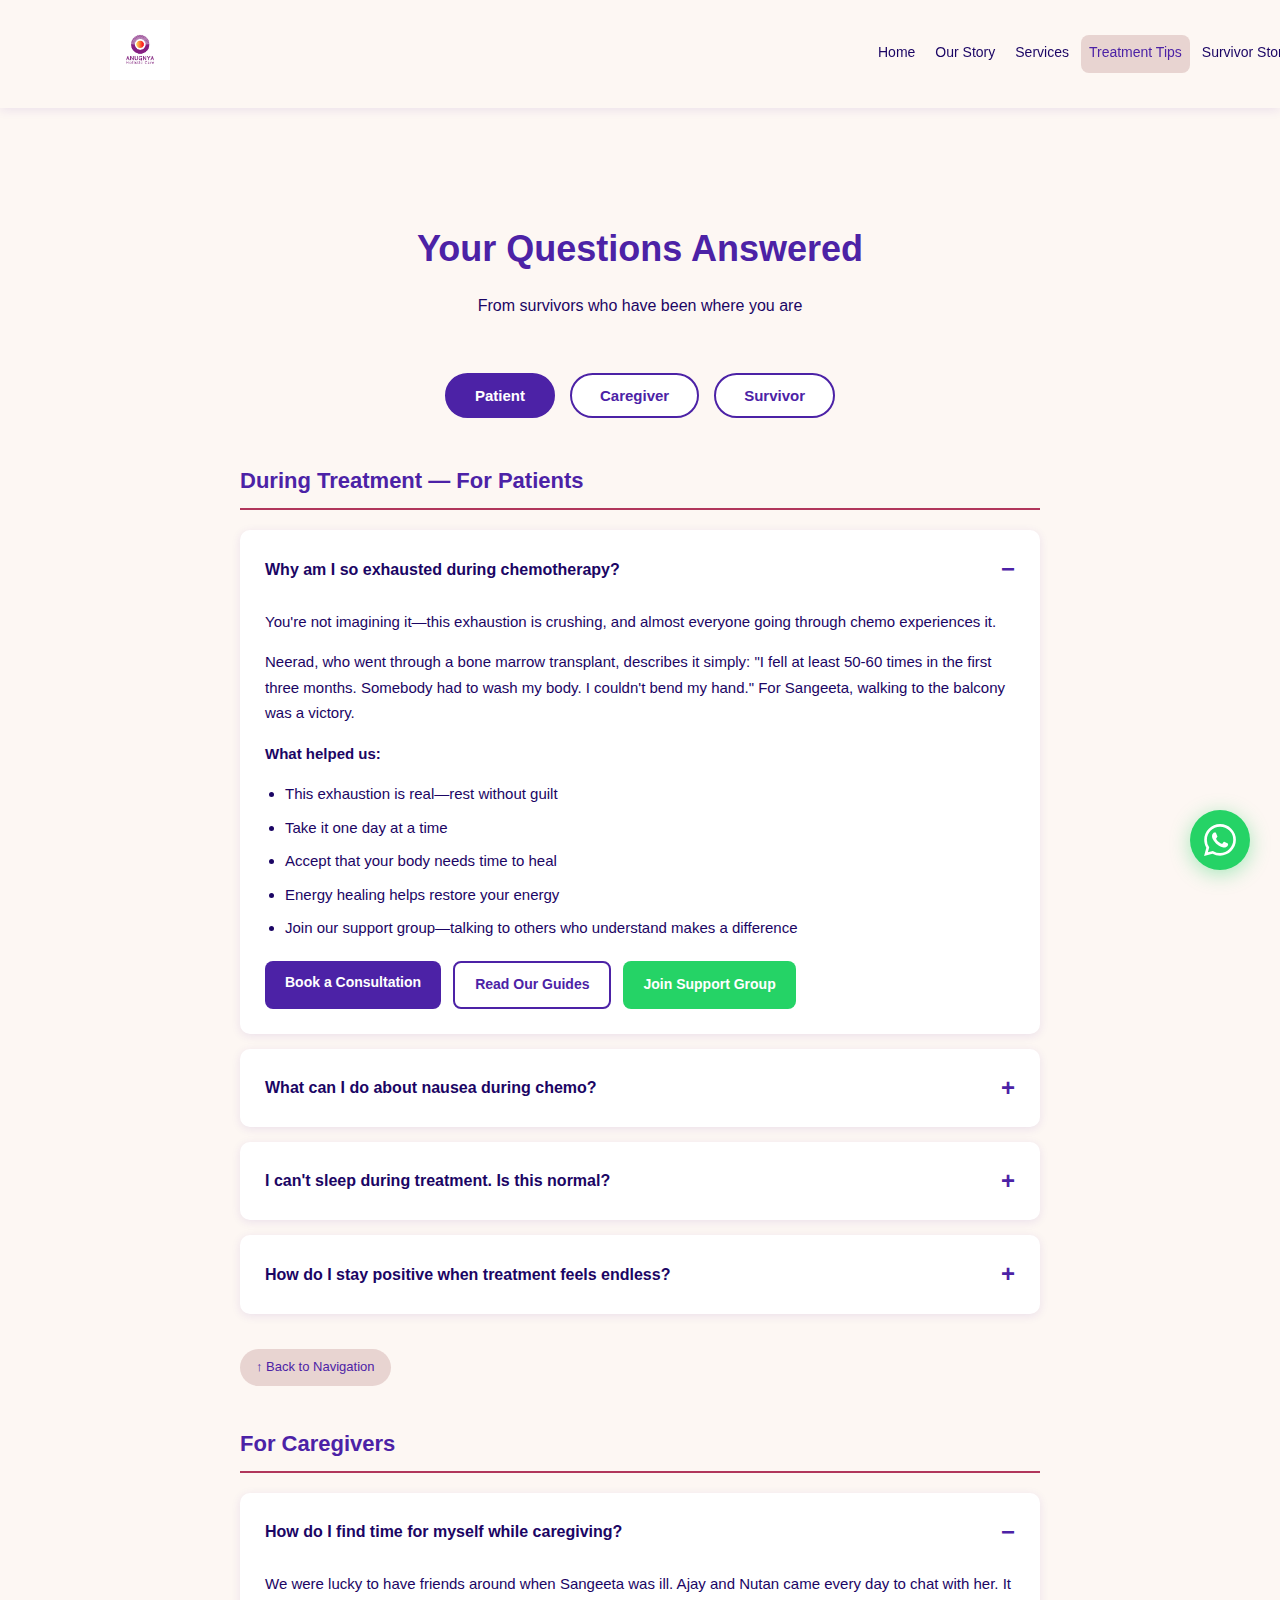
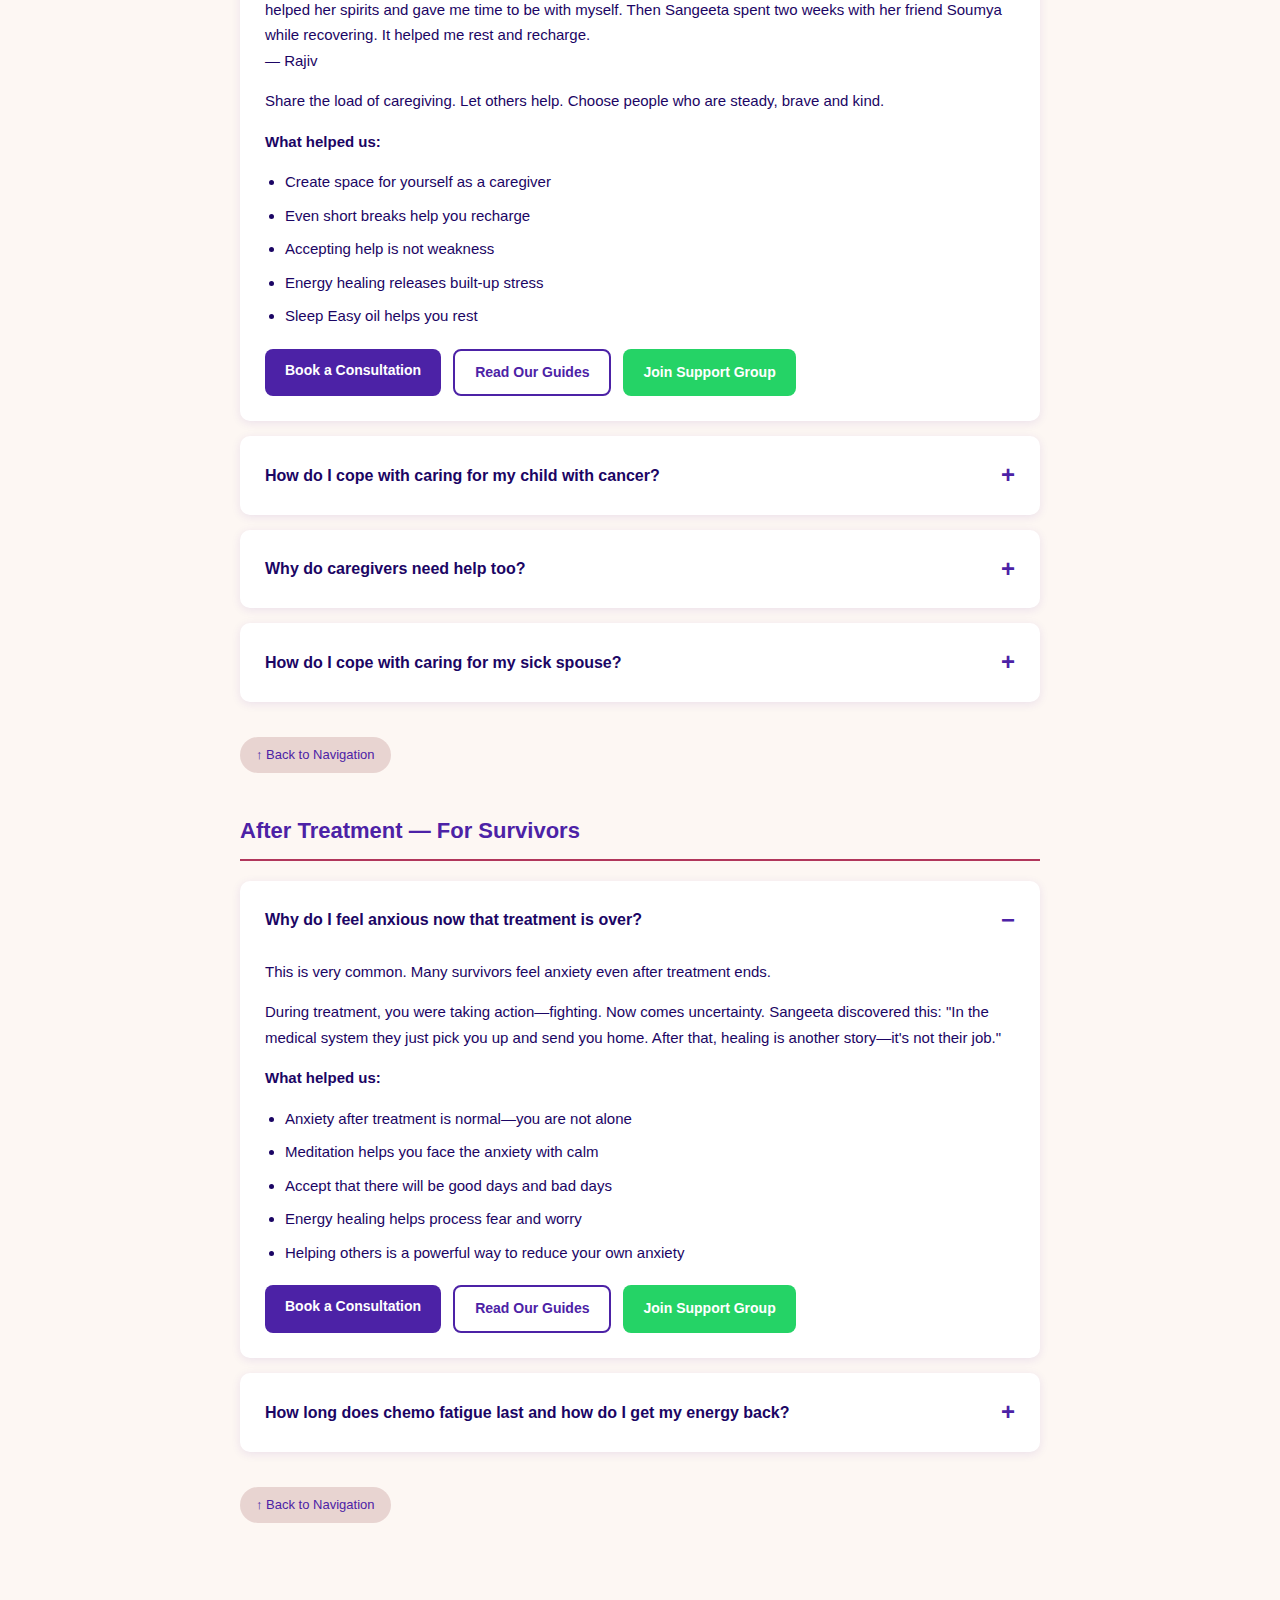
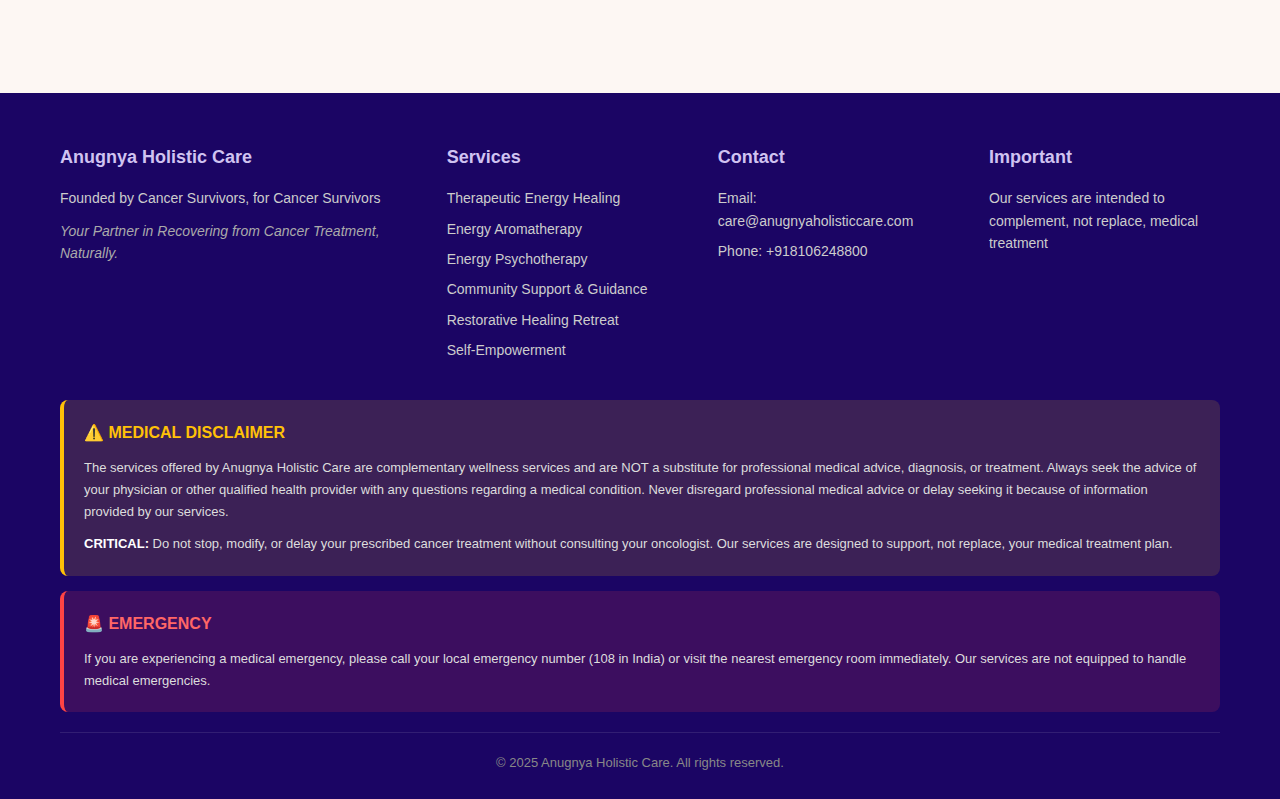
<file: faq.html>
<!DOCTYPE html>
<html lang="en">
<head>
    <!-- Google Analytics (GA4) -->
    <script async src="https://www.googletagmanager.com/gtag/js?id=G-5EM10412DY"></script>
    <script>
      window.dataLayer = window.dataLayer || [];
      function gtag(){dataLayer.push(arguments);}
      gtag('js', new Date());
      gtag('config', 'G-5EM10412DY');
    </script>

    <meta charset="UTF-8">
    <meta name="viewport" content="width=device-width, initial-scale=1.0">
    
    <!-- SEO Meta Tags -->
    <meta name="description" content="Why am I so tired during chemo? How long does fatigue last? Answers about chemo side effects, nausea, sleep problems, and caregiver burnout from cancer survivors who understand.">
    <meta name="keywords" content="chemotherapy fatigue, chemo side effects, cancer recovery questions, caregiver burnout, cancer support FAQ, chemo nausea, sleep during chemo">
    <title>Chemotherapy, Radiation, Caregiver Burnout, Cancer Recovery FAQ | Anugnya</title>
    
    <!-- Open Graph -->
    <meta property="og:title" content="Chemotherapy, Radiation, Caregiver Burnout, Cancer Recovery: Your Questions Answered">
    <meta property="og:description" content="Answers from cancer survivors who have been where you are.">
    <meta property="og:type" content="website">
    <meta property="og:url" content="https://anugnyaholisticcare.com/faq.html">
    <meta property="og:image" content="https://anugnyaholisticcare.com/images/og-image.png">
    
    <!-- Canonical URL -->
    <link rel="canonical" href="https://anugnyaholisticcare.com/faq.html">
    
    <!-- Favicon -->
    <link rel="icon" type="image/png" href="images/anugnya-logo.png">
    
    <!-- Styles -->
    <link rel="stylesheet" href="css/styles.css">
    
    <!-- FAQ Schema for SEO -->
    <script type="application/ld+json">
    {
        "@context": "https://schema.org",
        "@type": "FAQPage",
        "mainEntity": [
            {
                "@type": "Question",
                "name": "Why am I so exhausted during chemotherapy?",
                "acceptedAnswer": {
                    "@type": "Answer",
                    "text": "You're not imagining it—this exhaustion is crushing, and almost everyone going through chemo experiences it. Neerad, who went through a bone marrow transplant, fell 50-60 times in the first three months. For Sangeeta, walking to the balcony was a victory."
                }
            },
            {
                "@type": "Question",
                "name": "What can I do about nausea during chemo?",
                "acceptedAnswer": {
                    "@type": "Answer",
                    "text": "Nausea is one of the most difficult side effects. Sangeeta found that rebuilding the gut naturally made a real difference. Traditional Indian drinks like kanji (fermented carrot water) and room-temperature buttermilk with roasted cumin helped when nothing else worked."
                }
            },
            {
                "@type": "Question",
                "name": "I can't sleep during treatment. Is this normal?",
                "acceptedAnswer": {
                    "@type": "Answer",
                    "text": "Yes. Sleep problems during chemotherapy are very common. Neerad describes the chemo fog that made thinking impossible. The physical and emotional exhaustion, the pain—it all seems to become more real at night."
                }
            },
            {
                "@type": "Question",
                "name": "How do I stay positive when treatment feels endless?",
                "acceptedAnswer": {
                    "@type": "Answer",
                    "text": "Neerad changed how he looked at it: Treat cancer like a guest. You serve them, take care of them, give them what they need—and at a certain stage, you say goodbye. The cancer is in you, with you, but you are not the cancer."
                }
            },
            {
                "@type": "Question",
                "name": "How do I find time for myself while caregiving?",
                "acceptedAnswer": {
                    "@type": "Answer",
                    "text": "Share the load of caregiving. Let others help. Choose people who are steady, brave and kind. Even short breaks help you recharge."
                }
            },
            {
                "@type": "Question",
                "name": "How do I cope with caring for my child with cancer?",
                "acceptedAnswer": {
                    "@type": "Answer",
                    "text": "Look for healing methods that help with side effects. The side effects of cancer are hard and the more help you get, the better for everyone. The person you love is still there—the journey is slow, be patient."
                }
            },
            {
                "@type": "Question",
                "name": "Why do caregivers need help too?",
                "acceptedAnswer": {
                    "@type": "Answer",
                    "text": "Caregivers carry a weight that often goes unseen. Everyone focuses on the patient—but you're quietly heading toward burnout. The caregiver can't say give me two days off, I need a break. The stress builds up silently."
                }
            },
            {
                "@type": "Question",
                "name": "How do I cope with caring for my sick spouse?",
                "acceptedAnswer": {
                    "@type": "Answer",
                    "text": "You had something very beautiful earlier and you want that to come back as quickly as possible. But sometimes it takes a long time. You should learn to be patient—patience is very important. The person you love is still there—the journey is slow, be patient."
                }
            },
            {
                "@type": "Question",
                "name": "Why do I feel anxious now that treatment is over?",
                "acceptedAnswer": {
                    "@type": "Answer",
                    "text": "This is very common. Many survivors feel anxiety even after treatment ends. During treatment, you were taking action—fighting. Now comes uncertainty. In the medical system they just pick you up and send you home. After that, healing is another story—it's not their job."
                }
            },
            {
                "@type": "Question",
                "name": "How long does chemo fatigue last and how do I get my energy back?",
                "acceptedAnswer": {
                    "@type": "Answer",
                    "text": "Fatigue during treatment is constant—and it doesn't disappear overnight when treatment ends. The fatigue is physical, mental and emotional. A step-by-step plan is needed to let it go. Give yourself 6-12 months; healing is not a straight line."
                }
            }
        ]
    }
    </script>

    <style>
        /* ===== FAQ NAVIGATION BUTTONS ===== */
        .faq-nav {
            display: flex;
            justify-content: center;
            gap: 15px;
            margin-bottom: 30px;
            flex-wrap: wrap;
            position: sticky;
            top: 80px;
            background: var(--beige);
            padding: 15px 0;
            z-index: 100;
        }
        
        .faq-nav-btn {
            padding: 12px 28px;
            border-radius: 25px;
            font-weight: 600;
            font-size: 15px;
            cursor: pointer;
            transition: all 0.3s;
            border: 2px solid var(--primary-purple);
            background: white;
            color: var(--primary-purple);
            text-decoration: none;
        }
        
        .faq-nav-btn:hover,
        .faq-nav-btn.active {
            background: var(--primary-purple);
            color: white;
        }
        
        /* Back to Top Button */
        .back-to-top {
            position: fixed;
            bottom: 100px;
            right: 30px;
            width: 50px;
            height: 50px;
            background: var(--primary-purple);
            color: white;
            border: none;
            border-radius: 50%;
            cursor: pointer;
            font-size: 20px;
            display: none;
            align-items: center;
            justify-content: center;
            z-index: 1000;
            box-shadow: 0 4px 15px rgba(0,0,0,0.2);
            transition: all 0.3s;
        }
        
        .back-to-top:hover {
            background: var(--dark-purple);
            transform: translateY(-3px);
        }
        
        .back-to-top.visible {
            display: flex;
        }
        
        /* Section Back to Nav */
        .section-back-btn {
            display: inline-flex;
            align-items: center;
            gap: 8px;
            padding: 8px 16px;
            background: var(--light-beige);
            color: var(--primary-purple);
            border-radius: 20px;
            font-size: 13px;
            text-decoration: none;
            margin-top: 20px;
            transition: all 0.3s;
        }
        
        .section-back-btn:hover {
            background: var(--primary-purple);
            color: white;
        }
        
        /* FAQ Category Styling */
        .faq-category {
            margin-bottom: 40px;
            scroll-margin-top: 150px;
        }
        
        .faq-category h3 {
            color: var(--primary-purple);
            font-size: 22px;
            margin-bottom: 20px;
            padding-bottom: 10px;
            border-bottom: 2px solid var(--rose);
        }
        
        /* FAQ Item Styling */
        .faq-item {
            background: white;
            border-radius: 10px;
            margin-bottom: 15px;
            box-shadow: 0 2px 10px var(--shadow);
            overflow: hidden;
        }
        
        .faq-question {
            padding: 20px 25px;
            cursor: pointer;
            font-weight: 600;
            color: var(--dark-purple);
            display: flex;
            justify-content: space-between;
            align-items: center;
            transition: background 0.3s;
        }
        
        .faq-question:hover {
            background: var(--light-beige);
        }
        
        .faq-question::after {
            content: '+';
            font-size: 24px;
            color: var(--primary-purple);
            transition: transform 0.3s;
        }
        
        .faq-item.active .faq-question::after {
            content: '−';
        }
        
        .faq-answer {
            display: none;
            padding: 0 25px 25px;
            color: var(--dark-purple);
            line-height: 1.7;
        }
        
        .faq-item.active .faq-answer {
            display: block;
        }
        
        .faq-answer p {
            margin-bottom: 15px;
        }
        
        .faq-answer ul {
            margin: 15px 0;
            padding-left: 20px;
        }
        
        .faq-answer li {
            margin-bottom: 8px;
        }
        
        /* FAQ CTA Buttons */
        .faq-cta {
            display: flex;
            gap: 12px;
            margin-top: 20px;
            flex-wrap: wrap;
        }
        
        .faq-cta .btn {
            padding: 10px 20px;
            font-size: 14px;
        }
        
        .btn-whatsapp {
            background: #25D366;
            color: white;
        }
        
        .btn-whatsapp:hover {
            background: #1da851;
        }
        
        /* Responsive */
        @media (max-width: 768px) {
            .faq-hero {
                padding-top: 120px !important;
                padding-left: 15px;
                padding-right: 15px;
            }
        }
        
        @media (max-width: 600px) {
            .faq-nav {
                top: 70px;
                padding: 10px 15px;
                gap: 10px;
            }
            
            .faq-nav-btn {
                padding: 10px 20px;
                font-size: 14px;
            }
            
            .back-to-top {
                bottom: 90px;
                right: 20px;
                width: 45px;
                height: 45px;
            }
            
            .faq-question {
                padding: 15px 20px;
                font-size: 15px;
            }
            
            .faq-cta {
                flex-direction: column;
            }
            
            .faq-cta .btn {
                width: 100%;
                text-align: center;
            }
        }
    </style>
</head>
<body>
    <!-- Header -->
    <header class="header">
        <div class="container">
            <div class="header-content">
                <a href="index.html" class="logo">
                    <img src="images/anugnya-logo.png" alt="Anugnya Holistic Care">
                </a>
                <button class="nav-toggle" onclick="toggleMobileNav()" aria-label="Toggle menu">
                    <span></span>
                    <span></span>
                    <span></span>
                </button>
                <nav class="nav" id="mainNav">
                    <a href="index.html">Home</a>
                    <a href="our-story.html">Our Story</a>
                    <a href="services.html">Services</a>
                    <a href="faq.html" class="active">Treatment Tips</a>
                    <a href="guides.html">Survivor Stories</a>
                    <a href="book.html" class="nav-cta">Book</a>
                </nav>
            </div>
        </div>
    </header>

    <!-- Main Content -->
    <main>
        <section class="section faq-hero" style="background: var(--beige); padding-top: 140px;">
            <div class="container">
                <h1 class="section-title">Your Questions Answered</h1>
                <p class="section-subtitle">From survivors who have been where you are</p>
                
                <!-- Navigation Buttons - ORDER: Patient, Caregiver, Survivor -->
                <div class="faq-nav" id="faq-nav">
                    <button class="faq-nav-btn active" onclick="scrollToSection('patient-section')" data-section="patient">Patient</button>
                    <button class="faq-nav-btn" onclick="scrollToSection('caregiver-section')" data-section="caregiver">Caregiver</button>
                    <button class="faq-nav-btn" onclick="scrollToSection('survivor-section')" data-section="survivor">Survivor</button>
                </div>
                
                <div class="faq-container">
                    
                    <!-- ========================================
                         PATIENT SECTION (During Treatment)
                         ======================================== -->
                    <div id="patient-section" class="faq-category">
                        <h3>During Treatment — For Patients</h3>
                        
                        <!-- Q1: Why am I so exhausted during chemotherapy? - FIRST ONE OPEN -->
                        <div class="faq-item active">
                            <div class="faq-question" onclick="toggleFaq(this)">Why am I so exhausted during chemotherapy?</div>
                            <div class="faq-answer">
                                <p>You're not imagining it—this exhaustion is crushing, and almost everyone going through chemo experiences it.</p>
                                
                                <p>Neerad, who went through a bone marrow transplant, describes it simply: "I fell at least 50-60 times in the first three months. Somebody had to wash my body. I couldn't bend my hand." For Sangeeta, walking to the balcony was a victory.</p>
                                
                                <p><strong>What helped us:</strong></p>
                                <ul>
                                    <li>This exhaustion is real—rest without guilt</li>
                                    <li>Take it one day at a time</li>
                                    <li>Accept that your body needs time to heal</li>
                                    <li>Energy healing helps restore your energy</li>
                                    <li>Join our support group—talking to others who understand makes a difference</li>
                                </ul>
                                
                                <div class="faq-cta">
                                    <a href="book.html?path=treatment" class="btn btn-secondary">Book a Consultation</a>
                                    <a href="guides.html" class="btn btn-outline">Read Our Guides</a>
                                    <a href="https://wa.me/918106248800?text=Hi%2C%20I%20would%20like%20to%20join%20the%20Cancer%20Support%20Group." class="btn btn-whatsapp" target="_blank">Join Support Group</a>
                                </div>
                            </div>
                        </div>
                        
                        <!-- Q2: What can I do about nausea during chemo? -->
                        <div class="faq-item">
                            <div class="faq-question" onclick="toggleFaq(this)">What can I do about nausea during chemo?</div>
                            <div class="faq-answer">
                                <p>Nausea is one of the most difficult side effects. Your body is responding to powerful medicine.</p>
                                
                                <p>Sangeeta found that rebuilding the gut naturally made a real difference. Traditional Indian drinks like kanji (fermented carrot water) and room-temperature buttermilk with roasted cumin helped when nothing else worked.</p>
                                
                                <p><strong>What helped us:</strong></p>
                                <ul>
                                    <li>Your body is working hard—be patient with it</li>
                                    <li>Small, frequent meals work better than large ones</li>
                                    <li>Ginger tea or ginger candies can help settle the stomach</li>
                                    <li>Energy healing helps bring back balance to the digestive system</li>
                                    <li>Aromatherapy oils for nausea provide relief</li>
                                </ul>
                                
                                <div class="faq-cta">
                                    <a href="book.html?path=treatment" class="btn btn-secondary">Book a Consultation</a>
                                    <a href="guides.html" class="btn btn-outline">Read Our Guides</a>
                                    <a href="https://wa.me/918106248800?text=Hi%2C%20I%20would%20like%20to%20join%20the%20Cancer%20Support%20Group." class="btn btn-whatsapp" target="_blank">Join Support Group</a>
                                </div>
                            </div>
                        </div>
                        
                        <!-- Q3: I can't sleep during treatment -->
                        <div class="faq-item">
                            <div class="faq-question" onclick="toggleFaq(this)">I can't sleep during treatment. Is this normal?</div>
                            <div class="faq-answer">
                                <p>Yes. Sleep problems during chemotherapy are very common.</p>
                                
                                <p>Neerad describes the "chemo fog" that made thinking impossible: "If you asked me a question, I would go blank—my processing ability would just stop." The physical and emotional exhaustion, the pain—it all seems to become more real at night. The mind won't settle.</p>
                                
                                <p><strong>What helped us:</strong></p>
                                <ul>
                                    <li>Sleep problems during treatment are normal—you are not alone</li>
                                    <li>Gentle breathing exercises before bed help calm the mind</li>
                                    <li>Accept that some nights will be harder than others</li>
                                    <li>Energy healing helps calm the body and mind</li>
                                    <li>Aromatherapy oils with lavender help you relax and sleep</li>
                                </ul>
                                
                                <div class="faq-cta">
                                    <a href="book.html?path=treatment" class="btn btn-secondary">Book a Consultation</a>
                                    <a href="guides.html" class="btn btn-outline">Read Our Guides</a>
                                    <a href="https://wa.me/918106248800?text=Hi%2C%20I%20would%20like%20to%20join%20the%20Cancer%20Support%20Group." class="btn btn-whatsapp" target="_blank">Join Support Group</a>
                                </div>
                            </div>
                        </div>
                        
                        <!-- Q4: How do I stay positive when treatment feels endless? -->
                        <div class="faq-item">
                            <div class="faq-question" onclick="toggleFaq(this)">How do I stay positive when treatment feels endless?</div>
                            <div class="faq-answer">
                                <p>This is hard, and saying that out loud is healthy. Chemotherapy can feel like an endless tunnel.</p>
                                
                                <p>Neerad changed how he looked at it: "Treat cancer like a guest. You serve them, take care of them, give them what they need—and at a certain stage, you say goodbye." He also learned to separate himself from the illness: "The cancer is in you, with you, but you are not the cancer."</p>
                                
                                <p><strong>What helped us:</strong></p>
                                <ul>
                                    <li>Energy healing helps rebuild emotional strength</li>
                                    <li>Treat cancer as a guest—it will leave</li>
                                    <li>You are not your illness—it is something you have, not who you are</li>
                                    <li>Guided meditation helps release fear, sadness and hopelessness</li>
                                    <li>Connect with our support group—others who truly understand</li>
                                </ul>
                                
                                <div class="faq-cta">
                                    <a href="book.html?path=treatment" class="btn btn-secondary">Book a Consultation</a>
                                    <a href="guides.html" class="btn btn-outline">Read Our Guides</a>
                                    <a href="https://wa.me/918106248800?text=Hi%2C%20I%20would%20like%20to%20join%20the%20Cancer%20Support%20Group." class="btn btn-whatsapp" target="_blank">Join Support Group</a>
                                </div>
                            </div>
                        </div>
                        
                        <a href="#faq-nav" class="section-back-btn">↑ Back to Navigation</a>
                    </div>
                    
                    <!-- ========================================
                         CAREGIVER SECTION
                         ======================================== -->
                    <div id="caregiver-section" class="faq-category">
                        <h3>For Caregivers</h3>
                        
                        <!-- Q1: How do I find time for myself while caregiving? - FIRST ONE OPEN -->
                        <div class="faq-item active">
                            <div class="faq-question" onclick="toggleFaq(this)">How do I find time for myself while caregiving?</div>
                            <div class="faq-answer">
                                <p>We were lucky to have friends around when Sangeeta was ill. Ajay and Nutan came every day to chat with her. It helped her spirits and gave me time to be with myself. Then Sangeeta spent two weeks with her friend Soumya while recovering. It helped me rest and recharge.<br>— Rajiv</p>
                                
                                <p>Share the load of caregiving. Let others help. Choose people who are steady, brave and kind.</p>
                                
                                <p><strong>What helped us:</strong></p>
                                <ul>
                                    <li>Create space for yourself as a caregiver</li>
                                    <li>Even short breaks help you recharge</li>
                                    <li>Accepting help is not weakness</li>
                                    <li>Energy healing releases built-up stress</li>
                                    <li>Sleep Easy oil helps you rest</li>
                                </ul>
                                
                                <div class="faq-cta">
                                    <a href="book.html?path=caregiver" class="btn btn-secondary">Book a Consultation</a>
                                    <a href="guides.html" class="btn btn-outline">Read Our Guides</a>
                                    <a href="https://wa.me/918106248800?text=Hi%2C%20I%20am%20a%20caregiver%20and%20would%20like%20to%20join%20the%20Support%20Group." class="btn btn-whatsapp" target="_blank">Join Support Group</a>
                                </div>
                            </div>
                        </div>
                        
                        <!-- Q2: How do I cope with caring for my child with cancer? -->
                        <div class="faq-item">
                            <div class="faq-question" onclick="toggleFaq(this)">How do I cope with caring for my child with cancer?</div>
                            <div class="faq-answer">
                                <p>It was very hard to see him after chemotherapy. But after the healings started and the healing oils, he was able to handle the chemo much better.<br>— Riyaz's Father</p>
                                
                                <p>Look for healing methods that help with side effects. The side effects of cancer are hard and the more help you get, the better for everyone. The person you love is still there—the journey is slow, be patient.</p>
                                
                                <p><strong>What helped us:</strong></p>
                                <ul>
                                    <li>Allow yourself to feel the pain of watching them suffer</li>
                                    <li>Get support for yourself too—caregiving is hard on you</li>
                                    <li>Small acts of care matter more than being perfect</li>
                                    <li>Energy healing supports both patient and caregiver</li>
                                    <li>Healing oils ease their discomfort and yours</li>
                                </ul>
                                
                                <div class="faq-cta">
                                    <a href="book.html?path=caregiver" class="btn btn-secondary">Book a Consultation</a>
                                    <a href="guides.html" class="btn btn-outline">Read Our Guides</a>
                                    <a href="https://wa.me/918106248800?text=Hi%2C%20I%20am%20a%20caregiver%20and%20would%20like%20to%20join%20the%20Support%20Group." class="btn btn-whatsapp" target="_blank">Join Support Group</a>
                                </div>
                            </div>
                        </div>
                        
                        <!-- Q3: Why do caregivers need help too? -->
                        <div class="faq-item">
                            <div class="faq-question" onclick="toggleFaq(this)">Why do caregivers need help too?</div>
                            <div class="faq-answer">
                                <p>Caregivers carry a weight that often goes unseen. Everyone focuses on the patient—but you're quietly heading toward burnout.</p>
                                
                                <p>Neerad saw this clearly: "The caregiver can't say 'give me two days off, I need a break.' There's nobody around. Unless you have a healer or a neutral person, the caregiver needs a safe space or it can get overwhelming." The stress builds up silently.</p>
                                
                                <p><strong>What helped us:</strong></p>
                                <ul>
                                    <li>Your struggle is real—you are not alone</li>
                                    <li>Weekly meditation provides an outlet</li>
                                    <li>Accepting you need support is the first step</li>
                                    <li>Energy healing gives caregivers a safe space to let go</li>
                                    <li>Aromatherapy oils help with your stress and sleep</li>
                                </ul>
                                
                                <div class="faq-cta">
                                    <a href="book.html?path=caregiver" class="btn btn-secondary">Book a Consultation</a>
                                    <a href="guides.html" class="btn btn-outline">Read Our Guides</a>
                                    <a href="https://wa.me/918106248800?text=Hi%2C%20I%20am%20a%20caregiver%20and%20would%20like%20to%20join%20the%20Support%20Group." class="btn btn-whatsapp" target="_blank">Join Support Group</a>
                                </div>
                            </div>
                        </div>
                        
                        <!-- Q4: How do I cope with caring for my sick spouse? -->
                        <div class="faq-item">
                            <div class="faq-question" onclick="toggleFaq(this)">How do I cope with caring for my sick spouse?</div>
                            <div class="faq-answer">
                                <p>Viiveck cared for his wife through 11 years and 9 reappearances of cancer.</p>
                                
                                <p>"You had something very beautiful earlier and you want that to come back as quickly as possible. But sometimes it takes a long time. You should learn to be patient—patience is very important."</p>
                                
                                <p>The person you love is still there—the journey is slow, be patient.</p>
                                
                                <p><strong>What helped us:</strong></p>
                                <ul>
                                    <li>Your relationship will change—this is normal</li>
                                    <li>Even small moments of connection matter</li>
                                    <li>Accept that patience is the hardest part</li>
                                    <li>Energy healing supports both patient and caregiver</li>
                                    <li>Caregiver support groups—only they truly understand</li>
                                </ul>
                                
                                <div class="faq-cta">
                                    <a href="book.html?path=caregiver" class="btn btn-secondary">Book a Consultation</a>
                                    <a href="guides.html" class="btn btn-outline">Read Our Guides</a>
                                    <a href="https://wa.me/918106248800?text=Hi%2C%20I%20am%20a%20caregiver%20and%20would%20like%20to%20join%20the%20Support%20Group." class="btn btn-whatsapp" target="_blank">Join Support Group</a>
                                </div>
                            </div>
                        </div>
                        
                        <a href="#faq-nav" class="section-back-btn">↑ Back to Navigation</a>
                    </div>
                    
                    <!-- ========================================
                         SURVIVOR SECTION (After Treatment)
                         ======================================== -->
                    <div id="survivor-section" class="faq-category">
                        <h3>After Treatment — For Survivors</h3>
                        
                        <!-- Q1: Why do I feel anxious now that treatment is over? - FIRST ONE OPEN -->
                        <div class="faq-item active">
                            <div class="faq-question" onclick="toggleFaq(this)">Why do I feel anxious now that treatment is over?</div>
                            <div class="faq-answer">
                                <p>This is very common. Many survivors feel anxiety even after treatment ends.</p>
                                
                                <p>During treatment, you were taking action—fighting. Now comes uncertainty. Sangeeta discovered this: "In the medical system they just pick you up and send you home. After that, healing is another story—it's not their job."</p>
                                
                                <p><strong>What helped us:</strong></p>
                                <ul>
                                    <li>Anxiety after treatment is normal—you are not alone</li>
                                    <li>Meditation helps you face the anxiety with calm</li>
                                    <li>Accept that there will be good days and bad days</li>
                                    <li>Energy healing helps process fear and worry</li>
                                    <li>Helping others is a powerful way to reduce your own anxiety</li>
                                </ul>
                                
                                <div class="faq-cta">
                                    <a href="book.html?path=recovery" class="btn btn-secondary">Book a Consultation</a>
                                    <a href="guides.html" class="btn btn-outline">Read Our Guides</a>
                                    <a href="https://wa.me/918106248800?text=Hi%2C%20I%20would%20like%20to%20join%20the%20Cancer%20Support%20Group." class="btn btn-whatsapp" target="_blank">Join Support Group</a>
                                </div>
                            </div>
                        </div>
                        
                        <!-- Q2: How long does chemo fatigue last? -->
                        <div class="faq-item">
                            <div class="faq-question" onclick="toggleFaq(this)">How long does chemo fatigue last and how do I get my energy back?</div>
                            <div class="faq-answer">
                                <p>Fatigue during treatment is constant—and it doesn't disappear overnight when treatment ends.</p>
                                
                                <p>The fatigue is physical, mental and emotional. A step-by-step plan is needed to let it go. Neerad used to warn his family: "Anger is coming to me." So when he exploded, people were prepared. No guilt, and it passed.</p>
                                
                                <p><strong>What helped us:</strong></p>
                                <ul>
                                    <li>Recovery takes time—be patient with yourself</li>
                                    <li>Name your emotions before they build up</li>
                                    <li>Gentle, regular activity helps—don't push too hard</li>
                                    <li>Energy healing speeds up recovery</li>
                                    <li>Give yourself 6-12 months; healing is not a straight line</li>
                                </ul>
                                
                                <div class="faq-cta">
                                    <a href="book.html?path=recovery" class="btn btn-secondary">Book a Consultation</a>
                                    <a href="guides.html" class="btn btn-outline">Read Our Guides</a>
                                    <a href="https://wa.me/918106248800?text=Hi%2C%20I%20would%20like%20to%20join%20the%20Cancer%20Support%20Group." class="btn btn-whatsapp" target="_blank">Join Support Group</a>
                                </div>
                            </div>
                        </div>
                        
                        <a href="#faq-nav" class="section-back-btn">↑ Back to Navigation</a>
                    </div>
                    
                </div>
            </div>
        </section>
    </main>

    <!-- Back to Top Button -->
    <button class="back-to-top" id="backToTop" onclick="scrollToTop()">↑</button>

    <!-- Floating WhatsApp Button -->
    <a href="https://wa.me/918106248800?text=Hi%2C%20I%20found%20you%20online%20and%20would%20like%20to%20know%20more%20about%20your%20cancer%20support%20services." 
       class="whatsapp-float" 
       target="_blank"
       rel="noopener"
       aria-label="Chat on WhatsApp">
        <svg viewBox="0 0 24 24" fill="currentColor" width="28" height="28">
            <path d="M17.472 14.382c-.297-.149-1.758-.867-2.03-.967-.273-.099-.471-.148-.67.15-.197.297-.767.966-.94 1.164-.173.199-.347.223-.644.075-.297-.15-1.255-.463-2.39-1.475-.883-.788-1.48-1.761-1.653-2.059-.173-.297-.018-.458.13-.606.134-.133.298-.347.446-.52.149-.174.198-.298.298-.497.099-.198.05-.371-.025-.52-.075-.149-.669-1.612-.916-2.207-.242-.579-.487-.5-.669-.51-.173-.008-.371-.01-.57-.01-.198 0-.52.074-.792.372-.272.297-1.04 1.016-1.04 2.479 0 1.462 1.065 2.875 1.213 3.074.149.198 2.096 3.2 5.077 4.487.709.306 1.262.489 1.694.625.712.227 1.36.195 1.871.118.571-.085 1.758-.719 2.006-1.413.248-.694.248-1.289.173-1.413-.074-.124-.272-.198-.57-.347m-5.421 7.403h-.004a9.87 9.87 0 01-5.031-1.378l-.361-.214-3.741.982.998-3.648-.235-.374a9.86 9.86 0 01-1.51-5.26c.001-5.45 4.436-9.884 9.888-9.884 2.64 0 5.122 1.03 6.988 2.898a9.825 9.825 0 012.893 6.994c-.003 5.45-4.437 9.884-9.885 9.884m8.413-18.297A11.815 11.815 0 0012.05 0C5.495 0 .16 5.335.157 11.892c0 2.096.547 4.142 1.588 5.945L.057 24l6.305-1.654a11.882 11.882 0 005.683 1.448h.005c6.554 0 11.89-5.335 11.893-11.893a11.821 11.821 0 00-3.48-8.413z"/>
        </svg>
    </a>

    <!-- Footer -->
    <footer class="footer">
        <div class="container">
            <div class="footer-content">
                <div class="footer-section footer-brand">
                    <h4>Anugnya Holistic Care</h4>
                    <p>Founded by Cancer Survivors, for Cancer Survivors</p>
                    <p class="tagline">Your Partner in Recovering from Cancer Treatment, Naturally.</p>
                </div>
                
                <div class="footer-section">
                    <h4>Services</h4>
                    <a href="services.html">Therapeutic Energy Healing</a>
                    <a href="services.html">Energy Aromatherapy</a>
                    <a href="services.html">Energy Psychotherapy</a>
                    <a href="services.html">Community Support & Guidance</a>
                    <a href="services.html">Restorative Healing Retreat</a>
                    <a href="services.html">Self-Empowerment</a>
                </div>
                
                <div class="footer-section">
                    <h4>Contact</h4>
                    <p>Email: care@anugnyaholisticcare.com</p>
                    <p>Phone: +918106248800</p>
                </div>
                
                <div class="footer-section">
                    <h4>Important</h4>
                    <p>Our services are intended to complement, not replace, medical treatment</p>
                </div>
            </div>
            
            <div class="footer-disclaimers">
                <div class="footer-disclaimer-box medical">
                    <h4>⚠️ MEDICAL DISCLAIMER</h4>
                    <p>The services offered by Anugnya Holistic Care are complementary wellness services and are NOT a substitute for professional medical advice, diagnosis, or treatment. Always seek the advice of your physician or other qualified health provider with any questions regarding a medical condition. Never disregard professional medical advice or delay seeking it because of information provided by our services.</p>
                    <p><strong>CRITICAL:</strong> Do not stop, modify, or delay your prescribed cancer treatment without consulting your oncologist. Our services are designed to support, not replace, your medical treatment plan.</p>
                </div>
                
                <div class="footer-disclaimer-box emergency">
                    <h4>🚨 EMERGENCY</h4>
                    <p>If you are experiencing a medical emergency, please call your local emergency number (108 in India) or visit the nearest emergency room immediately. Our services are not equipped to handle medical emergencies.</p>
                </div>
            </div>
            
            <div class="footer-bottom">
                <p>&copy; 2025 Anugnya Holistic Care. All rights reserved.</p>
            </div>
        </div>
    </footer>

    <!-- Scripts -->
    <script src="js/main.js"></script>
    <script>
        // Toggle FAQ accordion
        function toggleFaq(element) {
            const faqItem = element.parentElement;
            const wasActive = faqItem.classList.contains('active');
            
            // Toggle this one
            if (wasActive) {
                faqItem.classList.remove('active');
            } else {
                faqItem.classList.add('active');
            }
        }
        
        // Scroll to section
        function scrollToSection(sectionId) {
            const section = document.getElementById(sectionId);
            if (section) {
                section.scrollIntoView({ behavior: 'smooth' });
                
                // Update active nav button
                document.querySelectorAll('.faq-nav-btn').forEach(btn => btn.classList.remove('active'));
                const activeBtn = document.querySelector(`[data-section="${sectionId.replace('-section', '')}"]`);
                if (activeBtn) activeBtn.classList.add('active');
                
                // Open first FAQ in section if none open
                const firstFaq = section.querySelector('.faq-item');
                if (firstFaq && !section.querySelector('.faq-item.active')) {
                    firstFaq.classList.add('active');
                }
            }
        }
        
        // Scroll to top
        function scrollToTop() {
            window.scrollTo({ top: 0, behavior: 'smooth' });
        }
        
        // Show/hide back to top button
        window.addEventListener('scroll', function() {
            const backToTop = document.getElementById('backToTop');
            if (window.scrollY > 500) {
                backToTop.classList.add('visible');
            } else {
                backToTop.classList.remove('visible');
            }
            
            // Update active nav button based on scroll position - ORDER: patient, caregiver, survivor
            const sections = ['patient-section', 'caregiver-section', 'survivor-section'];
            let currentSection = 'patient';
            
            sections.forEach(sectionId => {
                const section = document.getElementById(sectionId);
                if (section) {
                    const rect = section.getBoundingClientRect();
                    if (rect.top <= 200) {
                        currentSection = sectionId.replace('-section', '');
                    }
                }
            });
            
            document.querySelectorAll('.faq-nav-btn').forEach(btn => {
                btn.classList.remove('active');
                if (btn.dataset.section === currentSection) {
                    btn.classList.add('active');
                }
            });
        });
        
        // Handle URL parameters
        document.addEventListener('DOMContentLoaded', function() {
            const urlParams = new URLSearchParams(window.location.search);
            const section = urlParams.get('section');
            
            if (section) {
                setTimeout(() => {
                    scrollToSection(section + '-section');
                }, 100);
            }
        });
    </script>
</body>
</html>
</file>
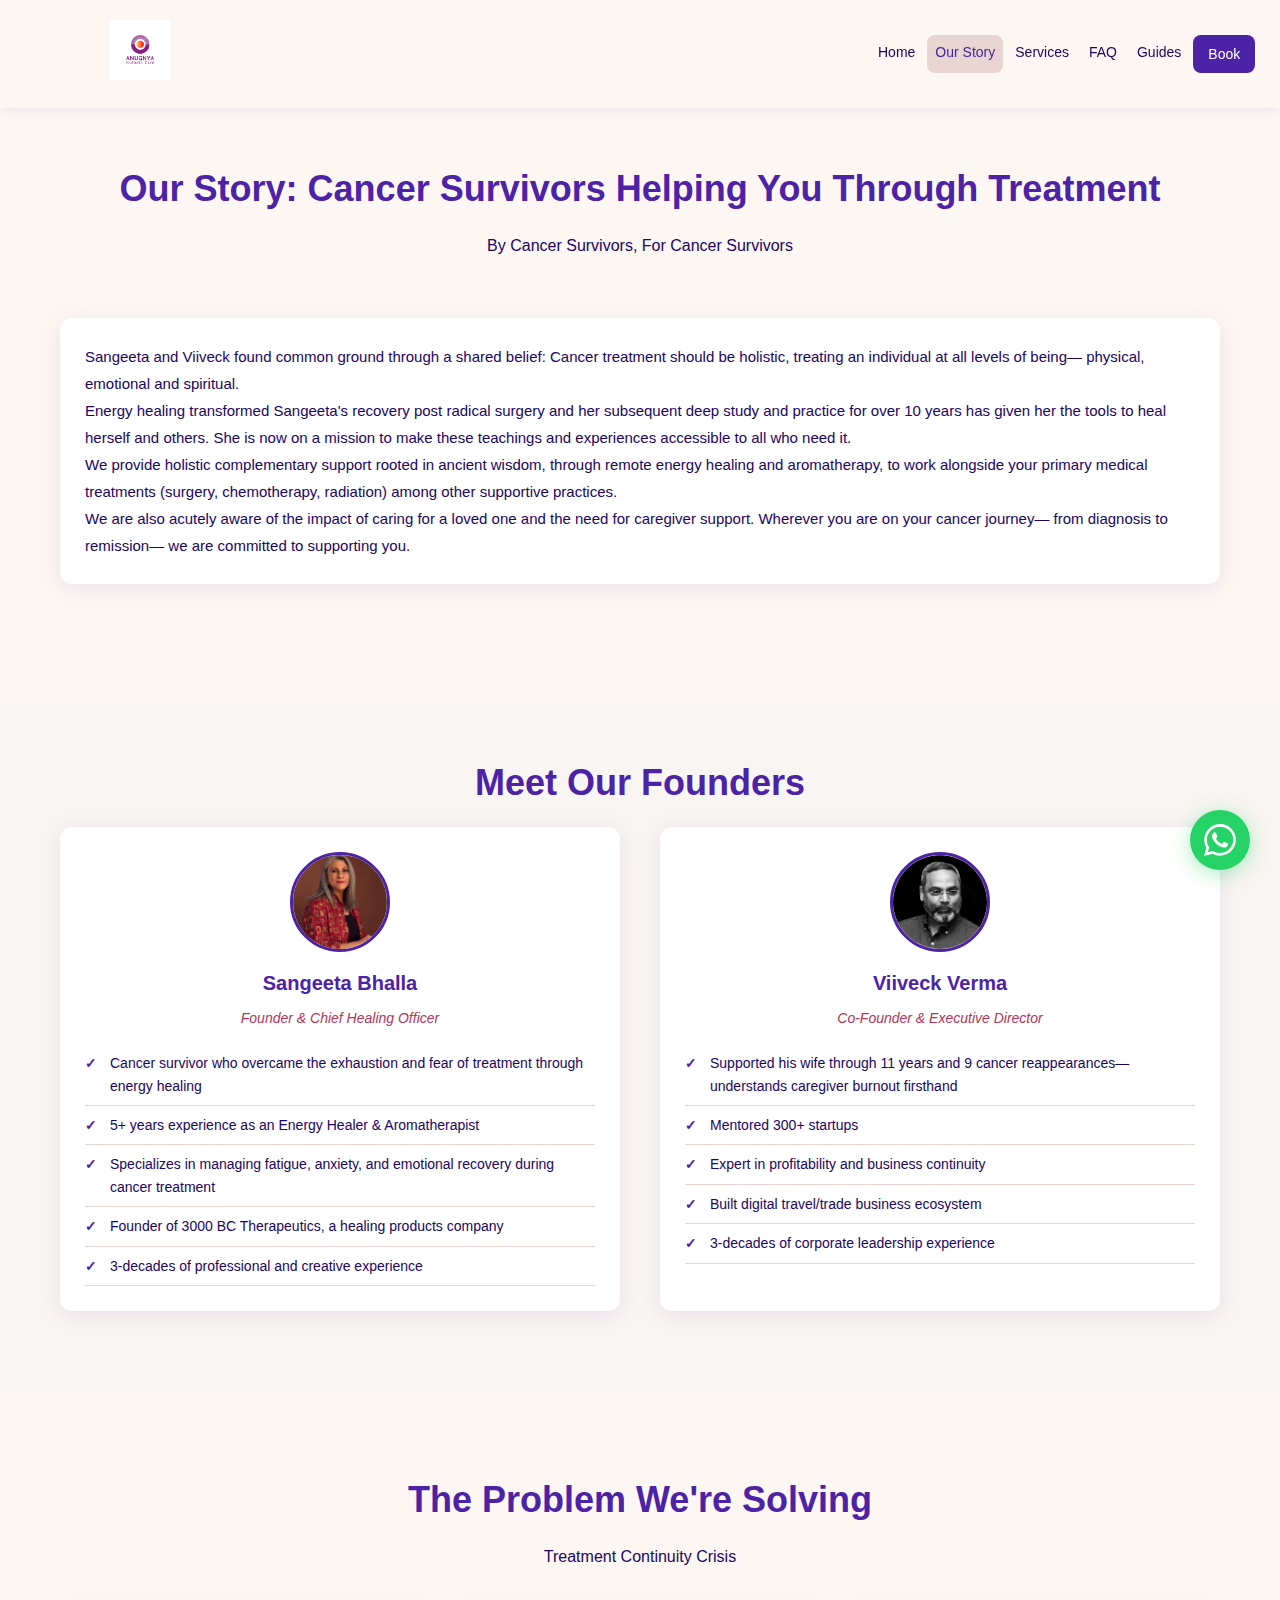
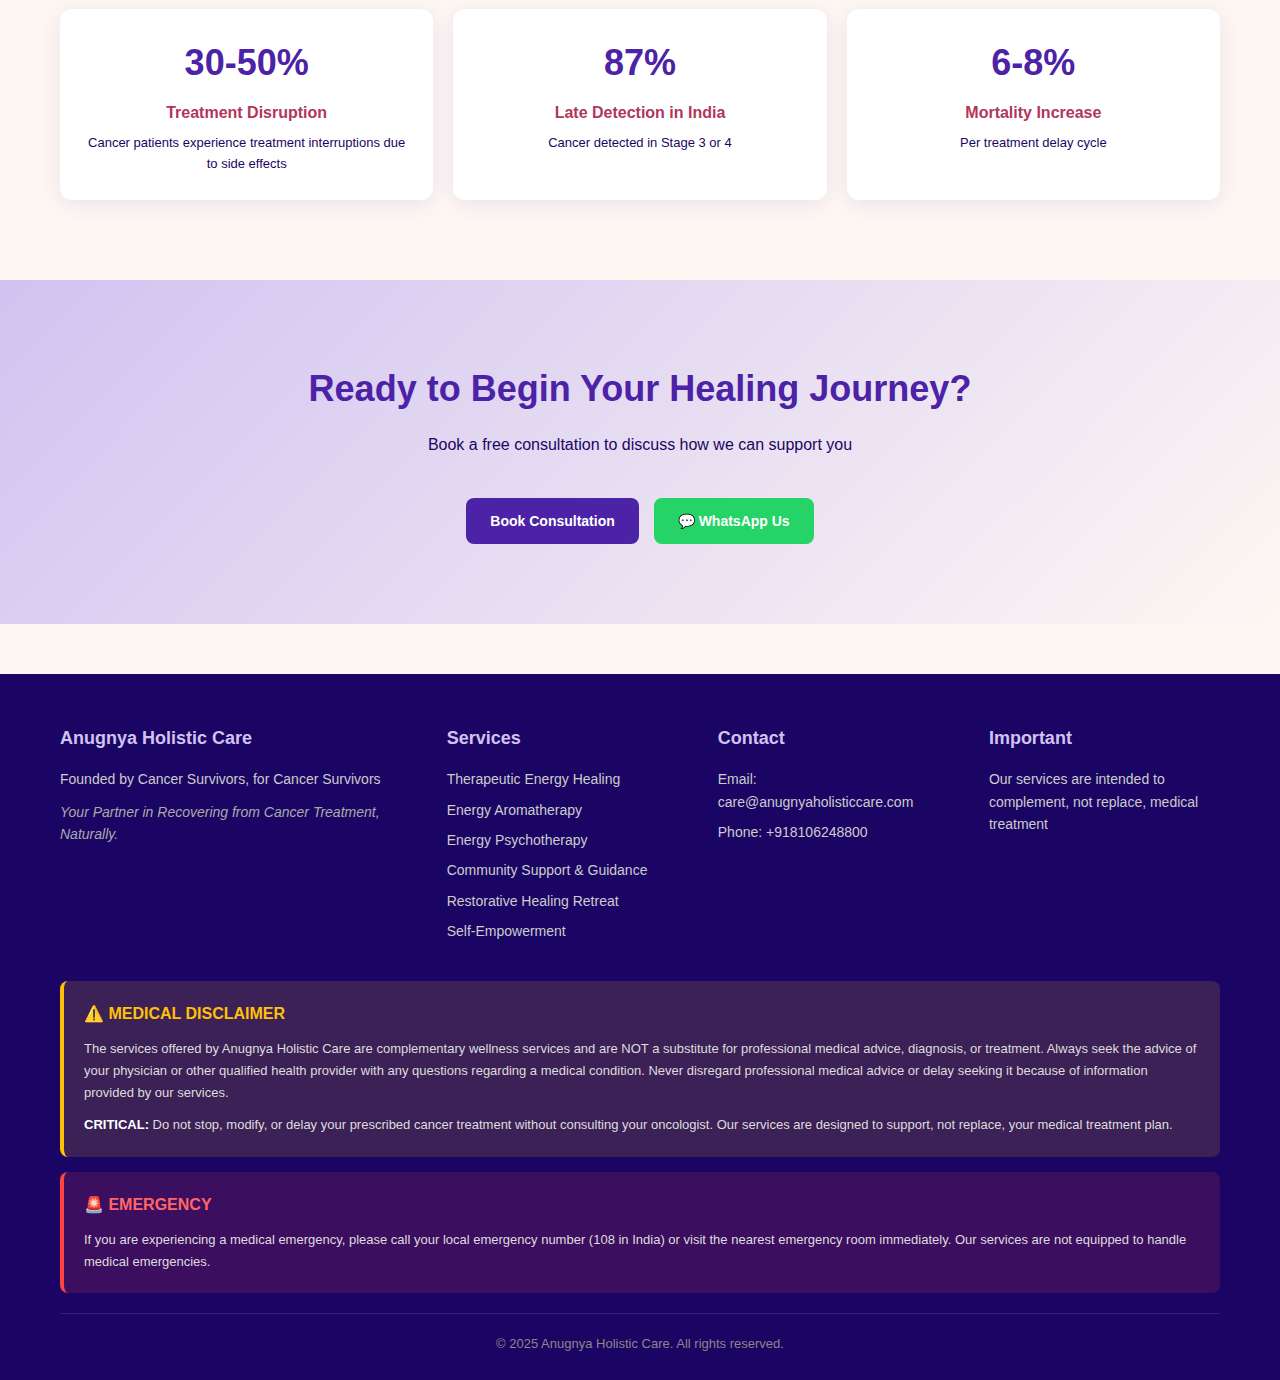
<file: our-story.html>
<!DOCTYPE html>
<html lang="en">
<head>
    <!-- Google Analytics (GA4) -->
    <script async src="https://www.googletagmanager.com/gtag/js?id=G-5EM10412DY"></script>
    <script>
      window.dataLayer = window.dataLayer || [];
      function gtag(){dataLayer.push(arguments);}
      gtag('js', new Date());
      gtag('config', 'G-5EM10412DY');
    </script>
    <meta charset="UTF-8">
    <meta name="viewport" content="width=device-width, initial-scale=1.0">
    <meta name="description" content="Founded by cancer survivors who understand the exhaustion, fear, and side effects of chemotherapy. Sangeeta Bhalla and Viiveck Verma are here to support your healing journey.">
    <meta name="keywords" content="Sangeeta Bhalla, Viiveck Verma, cancer survivor story, holistic care founders, energy healing India, caregiver burnout">
    <title>Cancer Survivors Supporting Your Recovery Journey | Anugnya</title>
    
    <!-- Open Graph -->
    <meta property="og:title" content="Our Story | Anugnya Holistic Care">
    <meta property="og:description" content="By Cancer Survivors, For Cancer Survivors. Learn about our founders and mission.">
    <meta property="og:type" content="website">
    <meta property="og:url" content="https://anugnyaholisticcare.com/our-story.html">
    
    <!-- Favicon -->
    <link rel="icon" type="image/png" href="images/anugnya-logo.png">
    
    <!-- Styles -->
    <link rel="stylesheet" href="css/styles.css">
</head>
<body>
    <!-- Header -->
    <header class="header">
        <div class="container">
            <div class="header-content">
                <a href="index.html" class="logo">
                    <img src="images/anugnya-logo.png" alt="Anugnya Holistic Care">
                </a>
                <button class="nav-toggle" onclick="toggleMobileNav()" aria-label="Toggle menu">
                    <span></span>
                    <span></span>
                    <span></span>
                </button>
                <nav class="nav" id="mainNav">
                    <a href="index.html">Home</a>
                    <a href="our-story.html" class="active">Our Story</a>
                    <a href="services.html">Services</a>
                    <a href="faq.html">FAQ</a>
                    <a href="guides.html">Guides</a>
                    <a href="book.html" class="nav-cta">Book</a>
                </nav>
            </div>
        </div>
    </header>

    <main>
        <!-- Page Header -->
        <section class="section" style="padding-bottom: 20px;">
            <div class="container">
                <h1 class="section-title">Our Story: Cancer Survivors Helping You Through Treatment</h1>
                <p class="section-subtitle">By Cancer Survivors, For Cancer Survivors</p>
            </div>
        </section>

        <!-- About Intro -->
        <section class="section" style="padding-top: 0;">
            <div class="container">
                <div class="about-intro">
                    <p>Sangeeta and Viiveck found common ground through a shared belief: Cancer treatment should be holistic, treating an individual at all levels of being— physical, emotional and spiritual.</p>
                    <p>Energy healing transformed Sangeeta's recovery post radical surgery and her subsequent deep study and practice for over 10 years has given her the tools to heal herself and others. She is now on a mission to make these teachings and experiences accessible to all who need it.</p>
                    <p>We provide holistic complementary support rooted in ancient wisdom, through remote energy healing and aromatherapy, to work alongside your primary medical treatments (surgery, chemotherapy, radiation) among other supportive practices.</p>
                    <p>We are also acutely aware of the impact of caring for a loved one and the need for caregiver support. Wherever you are on your cancer journey— from diagnosis to remission— we are committed to supporting you.</p>
                </div>
            </div>
        </section>

        <!-- Founders Section -->
        <section class="section" style="background: #f9f5f2; padding-top: 50px;">
            <div class="container">
                <h2 class="section-title">Meet Our Founders</h2>
                <div class="founders-grid">
                    <div class="founder-card">
                        <div class="founder-photo">
                            <img src="images/sangeeta-bhalla.jpg" alt="Sangeeta Bhalla">
                        </div>
                        <h3>Sangeeta Bhalla</h3>
                        <p class="role">Founder & Chief Healing Officer</p>
                        <ul class="credentials">
                            <li>Cancer survivor who overcame the exhaustion and fear of treatment through energy healing</li>
                            <li>5+ years experience as an Energy Healer & Aromatherapist</li>
                            <li>Specializes in managing fatigue, anxiety, and emotional recovery during cancer treatment</li>
                            <li>Founder of 3000 BC Therapeutics, a healing products company</li>
                            <li>3-decades of professional and creative experience</li>
                        </ul>
                    </div>
                    
                    <div class="founder-card">
                        <div class="founder-photo">
                            <img src="images/viiveck-verma.png" alt="Viiveck Verma">
                        </div>
                        <h3>Viiveck Verma</h3>
                        <p class="role">Co-Founder & Executive Director</p>
                        <ul class="credentials">
                            <li>Supported his wife through 11 years and 9 cancer reappearances—understands caregiver burnout firsthand</li>
                            <li>Mentored 300+ startups</li>
                            <li>Expert in profitability and business continuity</li>
                            <li>Built digital travel/trade business ecosystem</li>
                            <li>3-decades of corporate leadership experience</li>
                        </ul>
                    </div>
                </div>
            </div>
        </section>

        <!-- Stats Section -->
        <section class="section">
            <div class="container">
                <h2 class="section-title">The Problem We're Solving</h2>
                <p class="section-subtitle">Treatment Continuity Crisis</p>
                <div class="stats-grid">
                    <div class="stat-card">
                        <div class="stat-number">30-50%</div>
                        <div class="stat-label">Treatment Disruption</div>
                        <p class="stat-description">Cancer patients experience treatment interruptions due to side effects</p>
                    </div>
                    <div class="stat-card">
                        <div class="stat-number">87%</div>
                        <div class="stat-label">Late Detection in India</div>
                        <p class="stat-description">Cancer detected in Stage 3 or 4</p>
                    </div>
                    <div class="stat-card">
                        <div class="stat-number">6-8%</div>
                        <div class="stat-label">Mortality Increase</div>
                        <p class="stat-description">Per treatment delay cycle</p>
                    </div>
                </div>
            </div>
        </section>

        <!-- CTA Section -->
        <section class="section" style="background: linear-gradient(135deg, #d0c3f1 0%, #fdf7f3 100%); text-align: center;">
            <div class="container">
                <h2 class="section-title">Ready to Begin Your Healing Journey?</h2>
                <p class="section-subtitle">Book a free consultation to discuss how we can support you</p>
                <div class="cta-buttons" style="justify-content: center;">
                    <a href="book.html" class="btn btn-secondary">Book Consultation</a>
                    <a href="https://wa.me/918106248800?text=Hi%2C%20I%20found%20you%20online%20and%20would%20like%20to%20know%20more%20about%20your%20cancer%20support%20services." class="btn btn-whatsapp" target="_blank">💬 WhatsApp Us</a>
                </div>
            </div>
        </section>
    </main>

    <!-- Floating WhatsApp Button -->
    <a href="https://wa.me/918106248800?text=Hi%2C%20I%20found%20you%20online%20and%20would%20like%20to%20know%20more%20about%20your%20cancer%20support%20services." class="whatsapp-float" target="_blank" rel="noopener" aria-label="Chat on WhatsApp">
        <svg viewBox="0 0 24 24" fill="currentColor">
            <path d="M17.472 14.382c-.297-.149-1.758-.867-2.03-.967-.273-.099-.471-.148-.67.15-.197.297-.767.966-.94 1.164-.173.199-.347.223-.644.075-.297-.15-1.255-.463-2.39-1.475-.883-.788-1.48-1.761-1.653-2.059-.173-.297-.018-.458.13-.606.134-.133.298-.347.446-.52.149-.174.198-.298.298-.497.099-.198.05-.371-.025-.52-.075-.149-.669-1.612-.916-2.207-.242-.579-.487-.5-.669-.51-.173-.008-.371-.01-.57-.01-.198 0-.52.074-.792.372-.272.297-1.04 1.016-1.04 2.479 0 1.462 1.065 2.875 1.213 3.074.149.198 2.096 3.2 5.077 4.487.709.306 1.262.489 1.694.625.712.227 1.36.195 1.871.118.571-.085 1.758-.719 2.006-1.413.248-.694.248-1.289.173-1.413-.074-.124-.272-.198-.57-.347m-5.421 7.403h-.004a9.87 9.87 0 01-5.031-1.378l-.361-.214-3.741.982.998-3.648-.235-.374a9.86 9.86 0 01-1.51-5.26c.001-5.45 4.436-9.884 9.888-9.884 2.64 0 5.122 1.03 6.988 2.898a9.825 9.825 0 012.893 6.994c-.003 5.45-4.437 9.884-9.885 9.884m8.413-18.297A11.815 11.815 0 0012.05 0C5.495 0 .16 5.335.157 11.892c0 2.096.547 4.142 1.588 5.945L.057 24l6.305-1.654a11.882 11.882 0 005.683 1.448h.005c6.554 0 11.89-5.335 11.893-11.893a11.821 11.821 0 00-3.48-8.413z"/>
        </svg>
    </a>

    <!-- Footer -->
    <footer class="footer">
        <div class="container">
            <div class="footer-content">
                <div class="footer-section footer-brand">
                    <h4>Anugnya Holistic Care</h4>
                    <p>Founded by Cancer Survivors, for Cancer Survivors</p>
                    <p class="tagline">Your Partner in Recovering from Cancer Treatment, Naturally.</p>
                </div>
                
                <div class="footer-section">
                    <h4>Services</h4>
                    <a href="services.html">Therapeutic Energy Healing</a>
                    <a href="services.html">Energy Aromatherapy</a>
                    <a href="services.html">Energy Psychotherapy</a>
                    <a href="services.html">Community Support & Guidance</a>
                    <a href="services.html">Restorative Healing Retreat</a>
                    <a href="services.html">Self-Empowerment</a>
                </div>
                
                <div class="footer-section">
                    <h4>Contact</h4>
                    <p>Email: care@anugnyaholisticcare.com</p>
                    <p>Phone: +918106248800</p>
                </div>
                
                <div class="footer-section">
                    <h4>Important</h4>
                    <p>Our services are intended to complement, not replace, medical treatment</p>
                </div>
            </div>
            
            <div class="footer-disclaimers">
                <div class="footer-disclaimer-box medical">
                    <h4>⚠️ MEDICAL DISCLAIMER</h4>
                    <p>The services offered by Anugnya Holistic Care are complementary wellness services and are NOT a substitute for professional medical advice, diagnosis, or treatment. Always seek the advice of your physician or other qualified health provider with any questions regarding a medical condition. Never disregard professional medical advice or delay seeking it because of information provided by our services.</p>
                    <p><strong>CRITICAL:</strong> Do not stop, modify, or delay your prescribed cancer treatment without consulting your oncologist. Our services are designed to support, not replace, your medical treatment plan.</p>
                </div>
                
                <div class="footer-disclaimer-box emergency">
                    <h4>🚨 EMERGENCY</h4>
                    <p>If you are experiencing a medical emergency, please call your local emergency number (108 in India) or visit the nearest emergency room immediately. Our services are not equipped to handle medical emergencies.</p>
                </div>
            </div>
            
            <div class="footer-bottom">
                <p>&copy; 2025 Anugnya Holistic Care. All rights reserved.</p>
            </div>
        </div>
    </footer>

    <!-- Scripts -->
    <script src="js/main.js"></script>
</body>
</html>
</file>
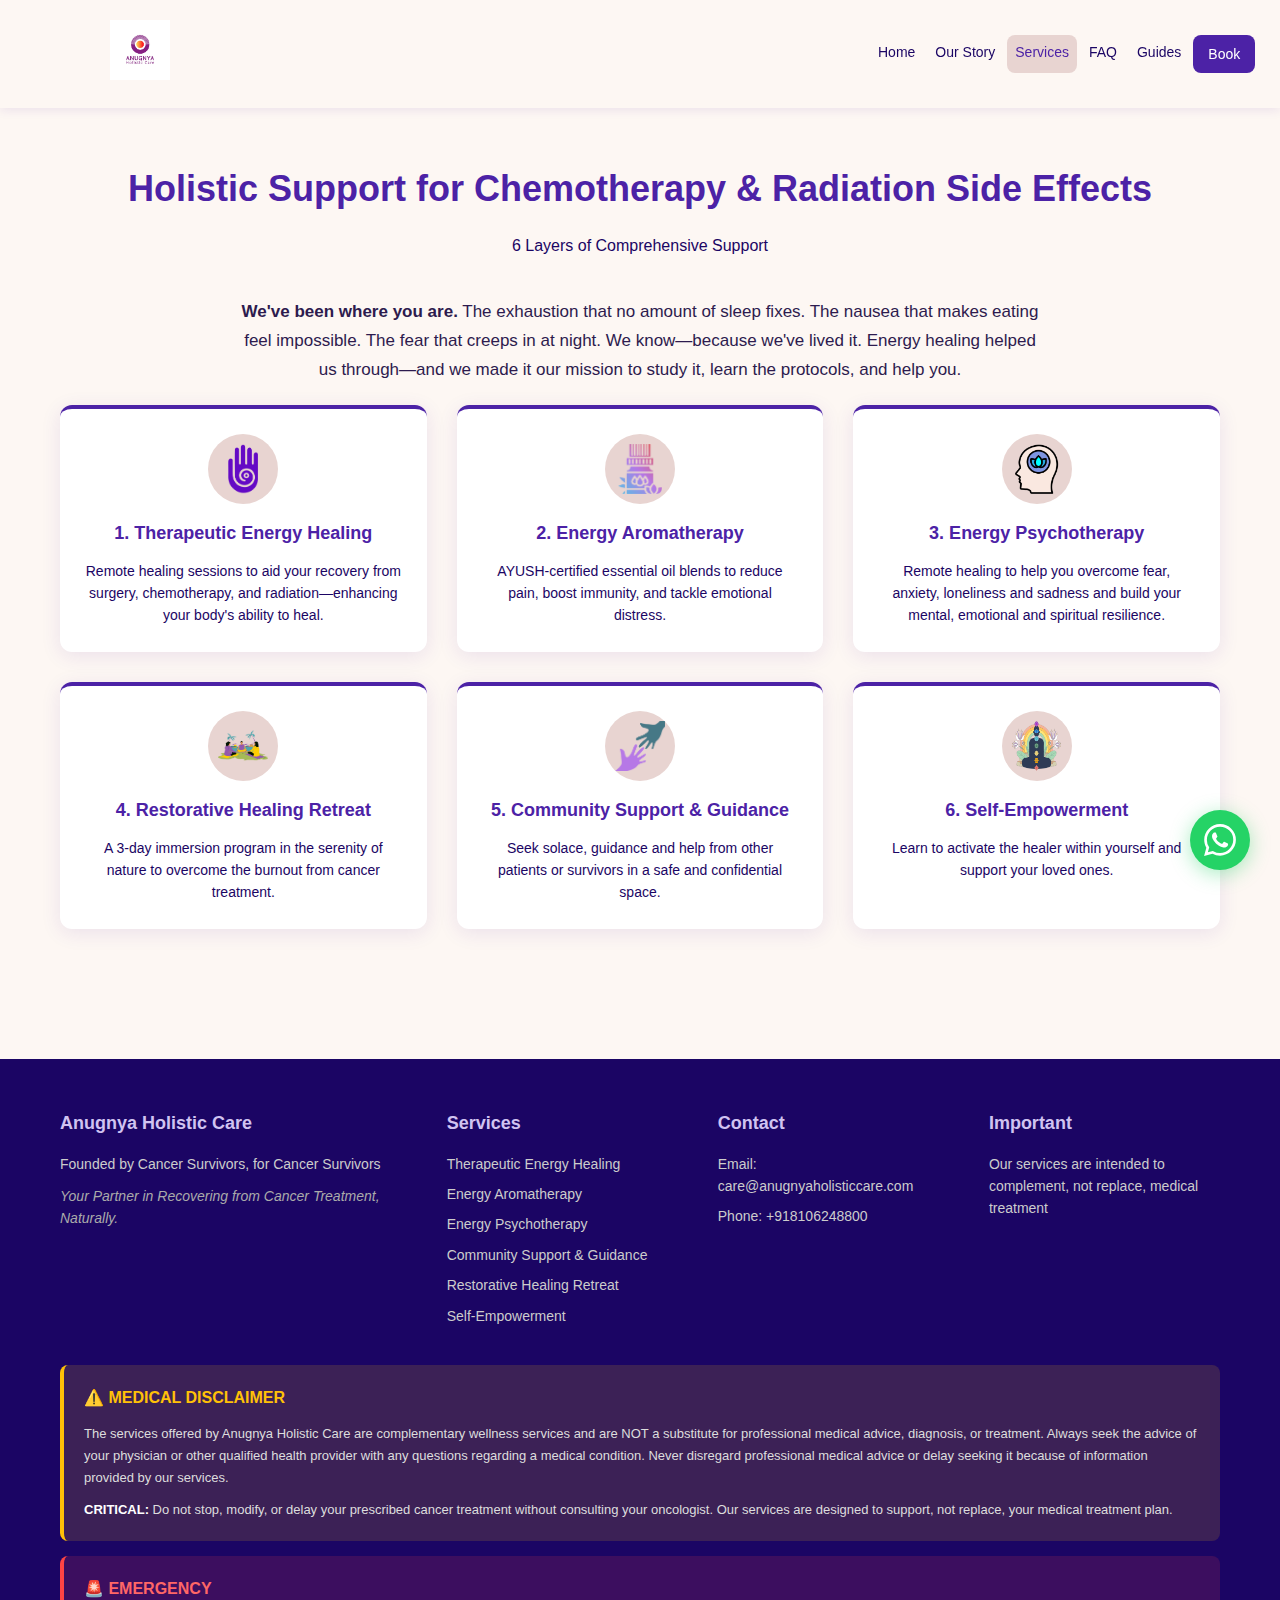
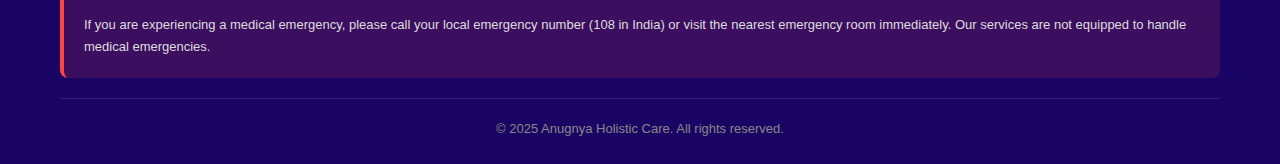
<file: services.html>
<!DOCTYPE html>
<html lang="en">
<head>
    <!-- Google Analytics (GA4) -->
    <script async src="https://www.googletagmanager.com/gtag/js?id=G-5EM10412DY"></script>
    <script>
      window.dataLayer = window.dataLayer || [];
      function gtag(){dataLayer.push(arguments);}
      gtag('js', new Date());
      gtag('config', 'G-5EM10412DY');
    </script>
    <meta charset="UTF-8">
    <meta name="viewport" content="width=device-width, initial-scale=1.0">
    <meta name="description" content="Manage chemotherapy side effects like tiredness, nausea, weakness, and anxiety. Energy healing, aromatherapy, and support for cancer patients and caregivers.">
    <meta name="keywords" content="chemotherapy side effects, cancer fatigue, chemo nausea, energy healing cancer, aromatherapy chemotherapy, cancer support group, caregiver burnout">
    <title>Cancer Treatment Support: Energy Healing, Aromatherapy, Recovery | Anugnya</title>
    
    <meta property="og:title" content="Our Services | Anugnya Holistic Care">
    <meta property="og:description" content="6 layers of comprehensive support for cancer patients and caregivers.">
    <meta property="og:type" content="website">
    <meta property="og:url" content="https://anugnyaholisticcare.com/services.html">
    
    <link rel="icon" type="image/png" href="images/anugnya-logo.png">
    <link rel="stylesheet" href="css/styles.css">
</head>
<body>
    <header class="header">
        <div class="container">
            <div class="header-content">
                <a href="index.html" class="logo">
                    <img src="images/anugnya-logo.png" alt="Anugnya Holistic Care">
                </a>
                <button class="nav-toggle" onclick="toggleMobileNav()" aria-label="Toggle menu">
                    <span></span><span></span><span></span>
                </button>
                <nav class="nav" id="mainNav">
                    <a href="index.html">Home</a>
                    <a href="our-story.html">Our Story</a>
                    <a href="services.html" class="active">Services</a>
                    <a href="faq.html">FAQ</a>
                    <a href="guides.html">Guides</a>
                    <a href="book.html" class="nav-cta">Book</a>
                </nav>
            </div>
        </div>
    </header>

    <main>
        <section class="section" style="padding-bottom: 20px;">
            <div class="container">
                <h1 class="section-title">Holistic Support for Chemotherapy & Radiation Side Effects</h1>
                <p class="section-subtitle">6 Layers of Comprehensive Support</p>
                <p style="max-width: 800px; margin: 20px auto 0; text-align: center; font-size: 17px; line-height: 1.7; color: #2D1B4E;"><strong>We've been where you are.</strong> The exhaustion that no amount of sleep fixes. The nausea that makes eating feel impossible. The fear that creeps in at night. We know—because we've lived it. Energy healing helped us through—and we made it our mission to study it, learn the protocols, and help you.</p>
            </div>
        </section>

        <section class="section" style="padding-top: 0;">
            <div class="container">
                <!-- Service Cards Grid -->
                <div class="services-grid">
                    <div class="service-card" onclick="showServiceDetail('energy-healing')">
                        <div class="service-icon">
                            <img src="images/service-01-energy-healing.png" alt="Therapeutic Energy Healing">
                        </div>
                        <h4>1. Therapeutic Energy Healing</h4>
                        <p>Remote healing sessions to aid your recovery from surgery, chemotherapy, and radiation—enhancing your body's ability to heal.</p>
                    </div>
                    
                    <div class="service-card" onclick="showServiceDetail('aromatherapy')">
                        <div class="service-icon">
                            <img src="images/service-02-aromatherapy.png" alt="Energy Aromatherapy">
                        </div>
                        <h4>2. Energy Aromatherapy</h4>
                        <p>AYUSH-certified essential oil blends to reduce pain, boost immunity, and tackle emotional distress.</p>
                    </div>
                    
                    <div class="service-card" onclick="showServiceDetail('psychotherapy')">
                        <div class="service-icon">
                            <img src="images/service-03-psychotherapy.png" alt="Energy Psychotherapy">
                        </div>
                        <h4>3. Energy Psychotherapy</h4>
                        <p>Remote healing to help you overcome fear, anxiety, loneliness and sadness and build your mental, emotional and spiritual resilience.</p>
                    </div>
                    
                    <div class="service-card" onclick="showServiceDetail('retreat')">
                        <div class="service-icon">
                            <img src="images/service-04-healing-offsite.png" alt="Restorative Healing Retreat">
                        </div>
                        <h4>4. Restorative Healing Retreat</h4>
                        <p>A 3-day immersion program in the serenity of nature to overcome the burnout from cancer treatment.</p>
                    </div>
                    
                    <div class="service-card" onclick="showServiceDetail('community')">
                        <div class="service-icon">
                            <img src="images/service-05-cancer-companion.png" alt="Community Support">
                        </div>
                        <h4>5. Community Support & Guidance</h4>
                        <p>Seek solace, guidance and help from other patients or survivors in a safe and confidential space.</p>
                    </div>
                    
                    <div class="service-card" onclick="showServiceDetail('self-empowerment')">
                        <div class="service-icon">
                            <img src="images/service-06-self-empowerment.png" alt="Self-Empowerment">
                        </div>
                        <h4>6. Self-Empowerment</h4>
                        <p>Learn to activate the healer within yourself and support your loved ones.</p>
                    </div>
                </div>

                <!-- Service Details Container -->
                <div id="service-details-container">
                    
                    <!-- 1. Energy Healing Details -->
                    <div id="service-energy-healing" class="service-details">
                        <div class="service-hero">
                            <img src="images/therapeutic-energy-healing.png" alt="Therapeutic Energy Healing">
                        </div>
                        <div class="service-content">
                            <button class="btn btn-outline" onclick="closeServiceDetail()">← Back to Services</button>
                            <h3>Therapeutic Energy Healing</h3>
                            <p>Remote healing sessions, delivered through a personalized protocol to aid your recovery from surgery, chemotherapy, and radiation—enhancing your body's ability to heal.</p>
                            
                            <ul>
                                <li>Complementary protocol-driven system that works with allopathic medicine and speeds up the body's self-healing mechanism</li>
                                <li>Manage the impact of chemotherapy and radiation on the body</li>
                                <li>Improve immunity and maintain hemoglobin levels</li>
                                <li>Remote healing is hassle-free—neither the healer nor the patient needs to be in the same physical space</li>
                                <li>Personalized protocols based on your treatment schedule and symptoms</li>
                            </ul>
                            
                            <div class="service-cta">
                                <a href="book.html" class="btn btn-secondary">Book This Service</a>
                            </div>
                            
                            <p class="service-disclaimer">Individual Results May Vary: Results from our healing services vary from person to person. Your healing journey is unique, and outcomes depend on many individual factors including condition severity, adherence to protocols, and overall health status.</p>
                        </div>
                    </div>
                    
                    <!-- 2. Aromatherapy Details -->
                    <div id="service-aromatherapy" class="service-details">
                        <div class="service-hero">
                            <img src="images/energy-aromatherapy.png" alt="Energy Aromatherapy">
                        </div>
                        <div class="service-content">
                            <button class="btn btn-outline" onclick="closeServiceDetail()">← Back to Services</button>
                            <h3>Energy Aromatherapy</h3>
                            <p>AYUSH-certified essential oil blends to reduce pain, boost immunity, and tackle emotional distress.</p>
                            
                            <ul>
                                <li>AYUSH-certified essential oil blends for pain relief, jitteriness, fatigue, gentle skin and hair care</li>
                                <li>Topical oils to improve the immune response of the body</li>
                                <li>Diffusing oils to maintain peace, positivity, and abundance in your surroundings</li>
                                <li>Calming blends for restorative sleep during treatment</li>
                                <li>Blends that bring you to balance to overcome the weakness and tiredness from cancer treatment</li>
                            </ul>
                            
                            <div class="service-cta">
                                <a href="book.html" class="btn btn-secondary">Book This Service</a>
                            </div>
                            
                            <p class="service-disclaimer">Individual Results May Vary: Results from our healing services vary from person to person. Your healing journey is unique, and outcomes depend on many individual factors including condition severity, adherence to protocols, and overall health status.</p>
                        </div>
                    </div>
                    
                    <!-- 3. Psychotherapy Details -->
                    <div id="service-psychotherapy" class="service-details">
                        <div class="service-hero">
                            <img src="images/energy-psychotherapy.png" alt="Energy Psychotherapy">
                        </div>
                        <div class="service-content">
                            <button class="btn btn-outline" onclick="closeServiceDetail()">← Back to Services</button>
                            <h3>Energy Psychotherapy</h3>
                            <p>Remote healing to maintain your emotional and mental wellbeing in the long, lonely and painful cancer journey. Energy psychotherapy helps return you to balance, focusing on your heart, Agnya and head chakras to build emotional, mental and spiritual strength.</p>
                            
                            <ul>
                                <li>Restore prana (vital energy) depleted by fear, anxiety, and the emotional toll of treatment</li>
                                <li>Build resilience to continue chemotherapy and radiation without emotional overwhelm</li>
                                <li>Release sadness, hopelessness, and the fear of treatment side effects</li>
                                <li>Support caregivers facing exhaustion and burnout from the demands of caregiving</li>
                                <li>Calm the mind for restorative sleep</li>
                            </ul>
                            
                            <div class="service-cta">
                                <a href="book.html" class="btn btn-secondary">Book This Service</a>
                            </div>
                            
                            <p class="service-disclaimer">Individual Results May Vary: Results from our healing services vary from person to person. Your healing journey is unique, and outcomes depend on many individual factors including condition severity, adherence to protocols, and overall health status.</p>
                        </div>
                    </div>
                    
                    <!-- 4. Retreat Details -->
                    <div id="service-retreat" class="service-details">
                        <div class="service-hero">
                            <img src="images/restorative-healing-retreat.png" alt="Restorative Healing Retreat">
                        </div>
                        <div class="service-content">
                            <button class="btn btn-outline" onclick="closeServiceDetail()">← Back to Services</button>
                            <h3>Restorative Healing Retreat</h3>
                            <p>A 3-day immersion program in the serenity of nature to overcome the burnout from cancer treatment, relook at your life and renew your life's purpose.</p>
                            
                            <ul>
                                <li>A place to openly talk about the fear, anxiety, tiredness, and weakness you experience during cancer treatment</li>
                                <li>Recover from the fatigue and nausea that drained your energy during treatment</li>
                                <li>Start your own healing journey through meditation, energy healing, and wellness techniques to rebuild your strength</li>
                                <li>Brainstorming, identifying and charting the journey ahead for a purpose-filled life</li>
                            </ul>
                            
                            <div class="service-cta">
                                <a href="book.html" class="btn btn-secondary">Book This Service</a>
                            </div>
                            
                            <p class="service-disclaimer">Individual Results May Vary: Results from our healing services vary from person to person. Your healing journey is unique, and outcomes depend on many individual factors including condition severity, adherence to protocols, and overall health status.</p>
                        </div>
                    </div>
                    
                    <!-- 5. Community Details -->
                    <div id="service-community" class="service-details">
                        <div class="service-hero">
                            <img src="images/community-support-guidance.png" alt="Community Support & Guidance">
                        </div>
                        <div class="service-content">
                            <button class="btn btn-outline" onclick="closeServiceDetail()">← Back to Services</button>
                            <h3>Community Support & Guidance</h3>
                            <p>You do not have to do this alone. Our community support group helps you seek solace, guidance and help from other patients or survivors. Speak about your challenges in a safe and confidential space.</p>
                            
                            <ul>
                                <li>Understand the practical steps to meet the day-to-day challenges of dealing with cancer</li>
                                <li>Talk about your fears, anxiety, weakness, and side effects with people who have survived cancer treatment</li>
                                <li>Get access to guided meditations that help you overcome tiredness, increase self-worth, and enhance forgiveness</li>
                                <li>Meet others dealing with extreme emotions of anger, grief, and loneliness—understand how to overcome this and let it go</li>
                                <li>Virtual sessions—join from the comfort of your own home</li>
                            </ul>
                            
                            <div class="service-cta">
                                <a href="book.html" class="btn btn-secondary">Book This Service</a>
                            </div>
                            
                            <p class="service-disclaimer">Individual Results May Vary: Results from our healing services vary from person to person. Your healing journey is unique, and outcomes depend on many individual factors including condition severity, adherence to protocols, and overall health status.</p>
                        </div>
                    </div>
                    
                    <!-- 6. Self-Empowerment Details -->
                    <div id="service-self-empowerment" class="service-details">
                        <div class="service-hero">
                            <img src="images/self-empowerment.png" alt="Self-Empowerment">
                        </div>
                        <div class="service-content">
                            <button class="btn btn-outline" onclick="closeServiceDetail()">← Back to Services</button>
                            <h3>Self-Empowerment</h3>
                            <p>Learn to activate the healer within yourself. After experiencing the benefits of energy healing, take the next step—learn the techniques to heal yourself and support your loved ones.</p>
                            
                            <ul>
                                <li>Learn energy healing protocols to manage your own tiredness, fatigue, and weakness</li>
                                <li>Build your immunity and resilience through daily self-healing practice</li>
                                <li>Support caregivers—learn techniques to help your family through their exhaustion and burnout</li>
                                <li>Reduce dependence on others; take control of your healing journey</li>
                                <li>Continue your recovery long after treatment ends</li>
                            </ul>
                            
                            <div class="service-cta">
                                <a href="book.html" class="btn btn-secondary">Book This Service</a>
                            </div>
                            
                            <p class="service-disclaimer">Individual Results May Vary: Results from our healing services vary from person to person. Your healing journey is unique, and outcomes depend on many individual factors including condition severity, adherence to protocols, and overall health status.</p>
                        </div>
                    </div>
                </div>
            </div>
        </section>
    </main>

    <a href="https://wa.me/918106248800?text=Hi%2C%20I%20found%20you%20online%20and%20would%20like%20to%20know%20more%20about%20your%20cancer%20support%20services." class="whatsapp-float" target="_blank" rel="noopener" aria-label="Chat on WhatsApp">
        <svg viewBox="0 0 24 24" fill="currentColor"><path d="M17.472 14.382c-.297-.149-1.758-.867-2.03-.967-.273-.099-.471-.148-.67.15-.197.297-.767.966-.94 1.164-.173.199-.347.223-.644.075-.297-.15-1.255-.463-2.39-1.475-.883-.788-1.48-1.761-1.653-2.059-.173-.297-.018-.458.13-.606.134-.133.298-.347.446-.52.149-.174.198-.298.298-.497.099-.198.05-.371-.025-.52-.075-.149-.669-1.612-.916-2.207-.242-.579-.487-.5-.669-.51-.173-.008-.371-.01-.57-.01-.198 0-.52.074-.792.372-.272.297-1.04 1.016-1.04 2.479 0 1.462 1.065 2.875 1.213 3.074.149.198 2.096 3.2 5.077 4.487.709.306 1.262.489 1.694.625.712.227 1.36.195 1.871.118.571-.085 1.758-.719 2.006-1.413.248-.694.248-1.289.173-1.413-.074-.124-.272-.198-.57-.347m-5.421 7.403h-.004a9.87 9.87 0 01-5.031-1.378l-.361-.214-3.741.982.998-3.648-.235-.374a9.86 9.86 0 01-1.51-5.26c.001-5.45 4.436-9.884 9.888-9.884 2.64 0 5.122 1.03 6.988 2.898a9.825 9.825 0 012.893 6.994c-.003 5.45-4.437 9.884-9.885 9.884m8.413-18.297A11.815 11.815 0 0012.05 0C5.495 0 .16 5.335.157 11.892c0 2.096.547 4.142 1.588 5.945L.057 24l6.305-1.654a11.882 11.882 0 005.683 1.448h.005c6.554 0 11.89-5.335 11.893-11.893a11.821 11.821 0 00-3.48-8.413z"/></svg>
    </a>

    <footer class="footer">
        <div class="container">
            <div class="footer-content">
                <div class="footer-section footer-brand">
                    <h4>Anugnya Holistic Care</h4>
                    <p>Founded by Cancer Survivors, for Cancer Survivors</p>
                    <p class="tagline">Your Partner in Recovering from Cancer Treatment, Naturally.</p>
                </div>
                <div class="footer-section">
                    <h4>Services</h4>
                    <a href="services.html">Therapeutic Energy Healing</a>
                    <a href="services.html">Energy Aromatherapy</a>
                    <a href="services.html">Energy Psychotherapy</a>
                    <a href="services.html">Community Support & Guidance</a>
                    <a href="services.html">Restorative Healing Retreat</a>
                    <a href="services.html">Self-Empowerment</a>
                </div>
                <div class="footer-section">
                    <h4>Contact</h4>
                    <p>Email: care@anugnyaholisticcare.com</p>
                    <p>Phone: +918106248800</p>
                </div>
                <div class="footer-section">
                    <h4>Important</h4>
                    <p>Our services are intended to complement, not replace, medical treatment</p>
                </div>
            </div>
            <div class="footer-disclaimers">
                <div class="footer-disclaimer-box medical">
                    <h4>⚠️ MEDICAL DISCLAIMER</h4>
                    <p>The services offered by Anugnya Holistic Care are complementary wellness services and are NOT a substitute for professional medical advice, diagnosis, or treatment. Always seek the advice of your physician or other qualified health provider with any questions regarding a medical condition. Never disregard professional medical advice or delay seeking it because of information provided by our services.</p>
                    <p><strong>CRITICAL:</strong> Do not stop, modify, or delay your prescribed cancer treatment without consulting your oncologist. Our services are designed to support, not replace, your medical treatment plan.</p>
                </div>
                <div class="footer-disclaimer-box emergency">
                    <h4>🚨 EMERGENCY</h4>
                    <p>If you are experiencing a medical emergency, please call your local emergency number (108 in India) or visit the nearest emergency room immediately. Our services are not equipped to handle medical emergencies.</p>
                </div>
            </div>
            <div class="footer-bottom">
                <p>&copy; 2025 Anugnya Holistic Care. All rights reserved.</p>
            </div>
        </div>
    </footer>

    <script src="js/main.js"></script>
</body>
</html>
</file>
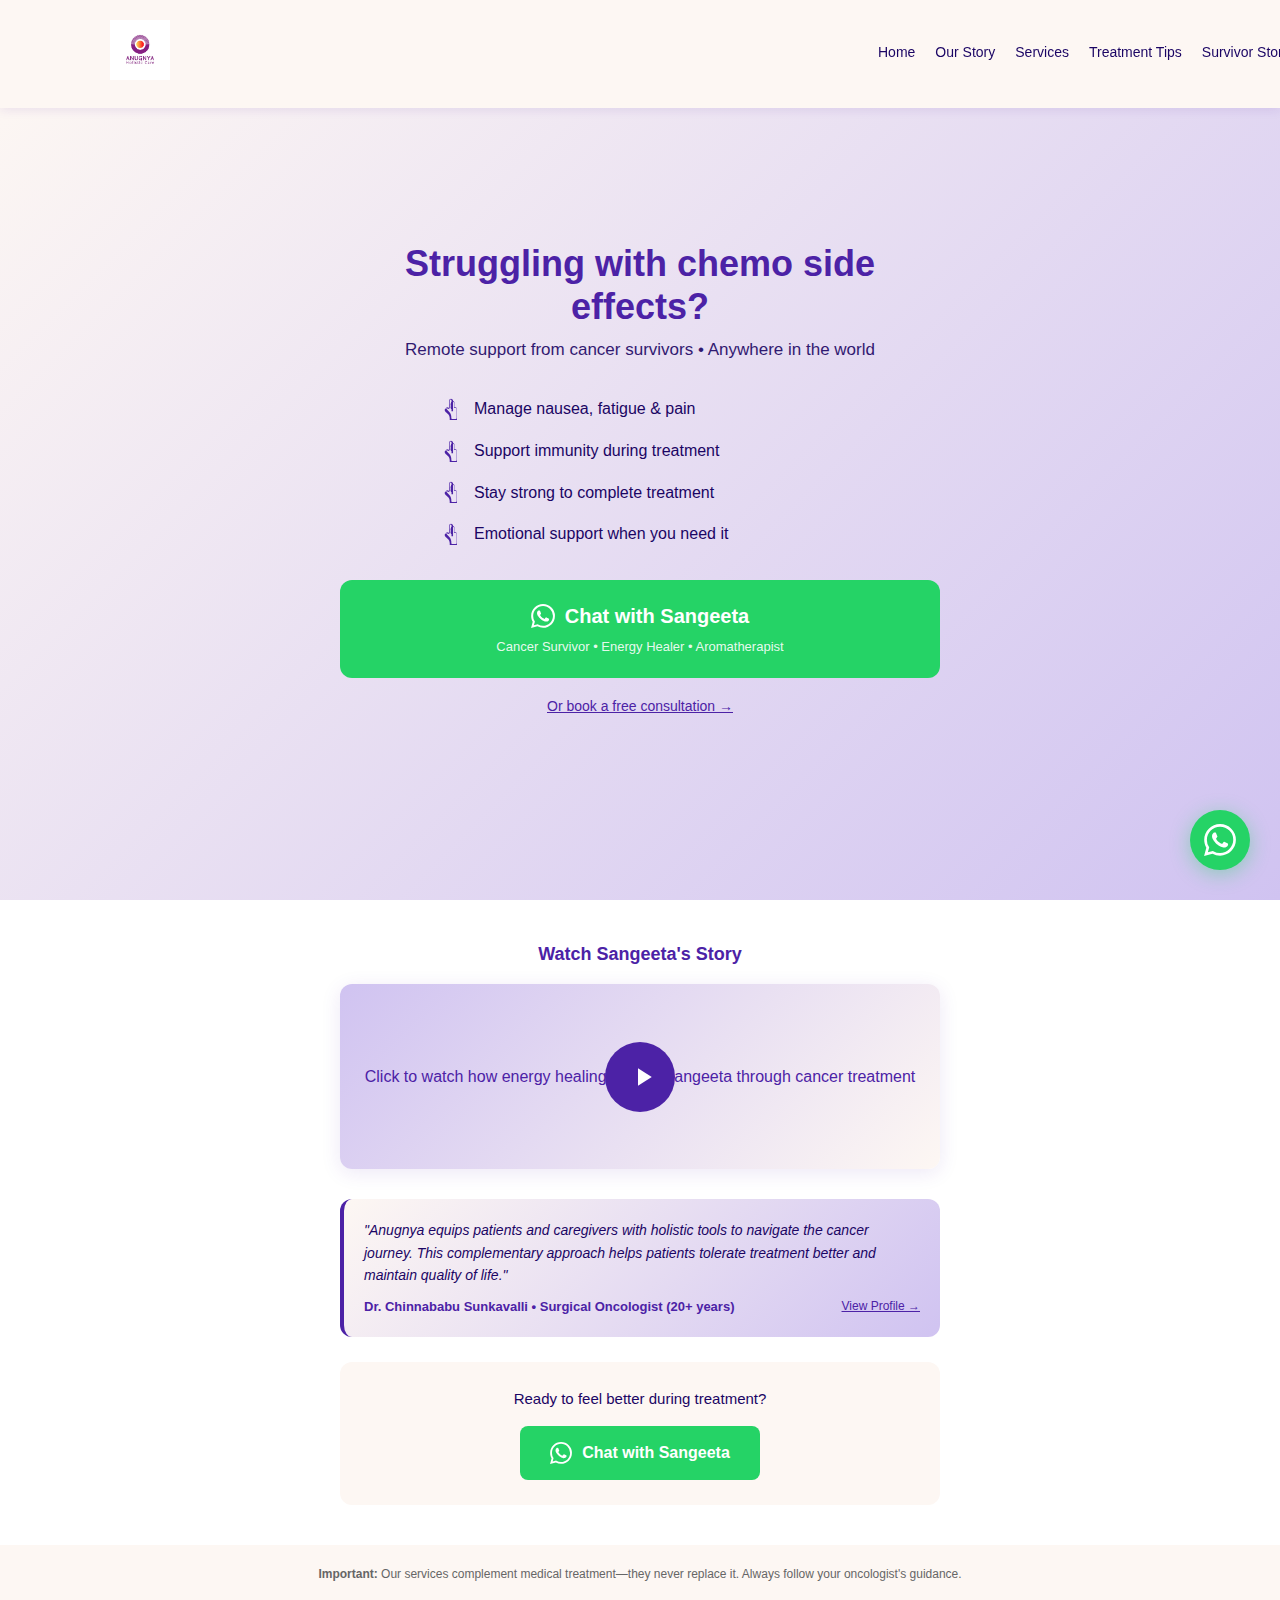
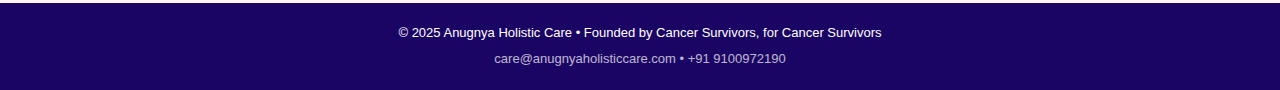
<file: welcome.html>
<!DOCTYPE html>
<html lang="en">
<head>
    <meta charset="UTF-8">
    <meta name="viewport" content="width=device-width, initial-scale=1.0">
    <meta name="description" content="Struggling with chemo side effects? Remote support from cancer survivors - anywhere in the world. Manage fatigue, nausea, and stay strong during treatment.">
    <meta name="keywords" content="chemo side effects, chemotherapy fatigue, nausea during chemo, cancer survivor support, energy healing, remote healing, holistic cancer care">
    <title>Struggling with Chemo Side Effects? | Anugnya Holistic Care</title>
    
    <!-- Open Graph -->
    <meta property="og:title" content="Struggling with Chemo Side Effects? Remote Support from Survivors">
    <meta property="og:description" content="Remote support from cancer survivors - anywhere in the world. Manage fatigue, nausea, and stay strong during treatment.">
    <meta property="og:type" content="website">
    <meta property="og:url" content="https://anugnyaholisticcare.com/welcome.html">
    
    <!-- Canonical URL -->
    <link rel="canonical" href="https://anugnyaholisticcare.com/welcome.html">
    
    <!-- Favicon -->
    <link rel="icon" type="image/png" href="images/anugnya-logo.png">
    
    <!-- Google Analytics -->
    <script async src="https://www.googletagmanager.com/gtag/js?id=G-5EM10412DY"></script>
    <script>
        window.dataLayer = window.dataLayer || [];
        function gtag(){dataLayer.push(arguments);}
        gtag('js', new Date());
        gtag('config', 'G-5EM10412DY');
    </script>
    
    <!-- Shared Styles -->
    <link rel="stylesheet" href="css/styles.css">
    
    <!-- Page-Specific Styles -->
    <style>
        /* Welcome Page - Tight Above Fold */
        .welcome-hero {
            background: linear-gradient(135deg, var(--beige) 0%, var(--light-purple) 100%);
            padding: 20px 0 40px;
            min-height: calc(100vh - 80px);
            display: flex;
            align-items: center;
        }
        
        .welcome-content {
            max-width: 600px;
            margin: 0 auto;
            text-align: center;
        }
        
        .problem-headline {
            font-size: 26px;
            color: var(--primary-purple);
            margin-bottom: 8px;
            line-height: 1.2;
        }
        
        .remote-tagline {
            font-size: 15px;
            color: var(--dark-purple);
            margin-bottom: 25px;
            opacity: 0.9;
        }
        
        /* Benefits with Hand Icons */
        .benefits-list-welcome {
            list-style: none;
            padding: 0;
            margin: 0 auto 25px;
            max-width: 320px;
            text-align: left;
        }
        
        .benefits-list-welcome li {
            display: flex;
            align-items: center;
            gap: 12px;
            padding: 8px 0;
            font-size: 15px;
            color: var(--dark-purple);
        }
        
        .hand-icon {
            width: 22px;
            height: 22px;
            flex-shrink: 0;
        }
        
        /* Primary CTA - Chat with Sangeeta */
        .primary-cta-box {
            background: var(--whatsapp-green);
            padding: 20px 25px;
            border-radius: 12px;
            margin-bottom: 15px;
            cursor: pointer;
            transition: all 0.3s;
            text-decoration: none;
            display: block;
        }
        
        .primary-cta-box:hover {
            background: var(--whatsapp-dark);
            transform: translateY(-2px);
            box-shadow: 0 6px 20px rgba(37, 211, 102, 0.4);
        }
        
        .cta-main-text {
            display: flex;
            align-items: center;
            justify-content: center;
            gap: 10px;
            color: var(--white);
            font-size: 18px;
            font-weight: 600;
            margin-bottom: 5px;
        }
        
        .cta-main-text svg {
            width: 24px;
            height: 24px;
            fill: currentColor;
        }
        
        .cta-credentials {
            color: rgba(255,255,255,0.9);
            font-size: 13px;
        }
        
        /* Secondary link */
        .secondary-link {
            font-size: 14px;
            color: var(--primary-purple);
            text-decoration: underline;
        }
        
        .secondary-link:hover {
            color: var(--dark-purple);
        }
        
        /* Below Fold Content */
        .below-fold {
            background: var(--white);
            padding: 40px 0;
        }
        
        .below-fold-content {
            max-width: 600px;
            margin: 0 auto;
        }
        
        /* Video Section */
        .video-section {
            margin-bottom: 30px;
        }
        
        .video-section h3 {
            font-size: 18px;
            color: var(--primary-purple);
            margin-bottom: 15px;
            text-align: center;
        }
        
        .video-thumbnail {
            position: relative;
            cursor: pointer;
            border-radius: 12px;
            overflow: hidden;
            box-shadow: 0 4px 20px var(--shadow);
            background: linear-gradient(135deg, var(--light-purple) 0%, var(--beige) 100%);
            padding: 80px 20px;
            text-align: center;
        }
        
        .video-thumbnail:hover .play-button {
            transform: translate(-50%, -50%) scale(1.1);
            background: var(--dark-purple);
        }
        
        .play-button {
            position: absolute;
            top: 50%;
            left: 50%;
            transform: translate(-50%, -50%);
            width: 70px;
            height: 70px;
            background: var(--primary-purple);
            border-radius: 50%;
            display: flex;
            align-items: center;
            justify-content: center;
            transition: all 0.3s;
        }
        
        .play-button svg {
            width: 30px;
            height: 30px;
            fill: var(--white);
            margin-left: 5px;
        }
        
        /* Doctor Endorsement */
        .doctor-endorsement {
            background: linear-gradient(135deg, var(--beige) 0%, var(--light-purple) 100%);
            padding: 20px;
            border-radius: 12px;
            border-left: 4px solid var(--primary-purple);
            margin-bottom: 25px;
        }
        
        .doctor-quote {
            font-size: 14px;
            line-height: 1.6;
            color: var(--dark-purple);
            margin-bottom: 10px;
            font-style: italic;
        }
        
        .doctor-info {
            display: flex;
            justify-content: space-between;
            align-items: center;
            flex-wrap: wrap;
            gap: 10px;
        }
        
        .doctor-name {
            font-size: 13px;
            color: var(--primary-purple);
            font-weight: 600;
        }
        
        .doctor-link {
            font-size: 12px;
            color: var(--primary-purple);
            text-decoration: underline;
        }
        
        /* Final CTA */
        .final-cta-section {
            text-align: center;
            padding: 25px;
            background: var(--beige);
            border-radius: 12px;
        }
        
        .final-cta-section p {
            font-size: 15px;
            color: var(--dark-purple);
            margin-bottom: 15px;
        }
        
        .btn-whatsapp-final {
            display: inline-flex;
            align-items: center;
            justify-content: center;
            gap: 10px;
            background: var(--whatsapp-green);
            color: var(--white);
            padding: 14px 30px;
            border-radius: 8px;
            font-size: 16px;
            font-weight: 600;
            text-decoration: none;
            transition: all 0.3s;
        }
        
        .btn-whatsapp-final:hover {
            background: var(--whatsapp-dark);
        }
        
        .btn-whatsapp-final svg {
            width: 22px;
            height: 22px;
            fill: currentColor;
        }
        
        /* Disclaimer */
        .page-disclaimer {
            background: var(--beige);
            padding: 20px;
            text-align: center;
            font-size: 12px;
            color: #666;
            line-height: 1.5;
        }
        
        /* Video Modal */
        .video-modal {
            display: none;
            position: fixed;
            top: 0;
            left: 0;
            width: 100%;
            height: 100%;
            background: rgba(0,0,0,0.9);
            z-index: 10000;
            align-items: center;
            justify-content: center;
            padding: 20px;
        }
        
        .video-modal.active {
            display: flex;
        }
        
        .video-modal-content {
            width: 100%;
            max-width: 800px;
            position: relative;
        }
        
        .video-modal-close {
            position: absolute;
            top: -40px;
            right: 0;
            background: none;
            border: none;
            color: var(--white);
            font-size: 30px;
            cursor: pointer;
        }
        
        .video-wrapper {
            position: relative;
            padding-bottom: 56.25%;
            height: 0;
        }
        
        .video-wrapper iframe {
            position: absolute;
            top: 0;
            left: 0;
            width: 100%;
            height: 100%;
            border-radius: 8px;
        }
        
        /* Desktop Styles */
        @media (min-width: 768px) {
            .welcome-hero {
                padding: 40px 0 60px;
            }
            
            .problem-headline {
                font-size: 36px;
            }
            
            .remote-tagline {
                font-size: 17px;
            }
            
            .benefits-list-welcome {
                max-width: 400px;
            }
            
            .benefits-list-welcome li {
                font-size: 16px;
            }
            
            .cta-main-text {
                font-size: 20px;
            }
        }
    </style>
</head>
<body>
    <!-- Header -->
    <header class="header">
        <div class="container">
            <div class="header-content">
                <a href="index.html" class="logo">
                    <img src="images/anugnya-logo.png" alt="Anugnya Holistic Care">
                </a>
                <button class="nav-toggle" onclick="toggleMobileNav()" aria-label="Toggle menu">
                    <span></span>
                    <span></span>
                    <span></span>
                </button>
                <nav class="nav" id="mainNav">
                    <a href="index.html">Home</a>
                    <a href="our-story.html">Our Story</a>
                    <a href="services.html">Services</a>
                    <a href="faq.html">Treatment Tips</a>
                    <a href="guides.html">Survivor Stories</a>
                    <a href="book.html" class="nav-cta">Book Consult</a>
                </nav>
            </div>
        </div>
    </header>

    <main>
        <!-- ABOVE FOLD: Hero with Benefits + CTA -->
        <section class="welcome-hero">
            <div class="container">
                <div class="welcome-content">
                    <h1 class="problem-headline">Struggling with chemo side effects?</h1>
                    <p class="remote-tagline">Remote support from cancer survivors • Anywhere in the world</p>
                    
                    <!-- Benefits with Hand Icons -->
                    <ul class="benefits-list-welcome">
                        <li>
                            <svg class="hand-icon" viewBox="0 0 50 70" fill="#4C22A6">
                                <path d="M25 2c-3 0-5.5 2.5-5.5 5.5v28c0 0-6-3-9-3-3 0-5.5 2.5-5.5 5.5 0 3 2 5.5 5 8l6 6c3 3 5 8 5 13v5c0 3 2.5 5 5.5 5h12c3 0 5.5-2 5.5-5V35c0-3-2.5-5.5-5.5-5.5H36V15c0-3-2.5-5.5-5.5-5.5S25 12 25 15v20h5V15c0-1.5 1-2.5 2.5-2.5s2.5 1 2.5 2.5v17h5.5c1.5 0 2.5 1 2.5 2.5v30c0 1.5-1 2.5-2.5 2.5h-12c-1.5 0-2.5-1-2.5-2.5v-5c0-6-3-12-7-16l-6-6c-2-2-3-3.5-3-5.5 0-1.5 1-2.5 2.5-2.5 3 0 9 3 9 3V7.5c0-1.5 1-2.5 2.5-2.5s2.5 1 2.5 2.5v35h5V7.5C30.5 4.5 28 2 25 2z"/>
                                <ellipse cx="25" cy="25" rx="3" ry="8" fill="none" stroke="#4C22A6" stroke-width="1.5"/>
                            </svg>
                            Manage nausea, fatigue & pain
                        </li>
                        <li>
                            <svg class="hand-icon" viewBox="0 0 50 70" fill="#4C22A6">
                                <path d="M25 2c-3 0-5.5 2.5-5.5 5.5v28c0 0-6-3-9-3-3 0-5.5 2.5-5.5 5.5 0 3 2 5.5 5 8l6 6c3 3 5 8 5 13v5c0 3 2.5 5 5.5 5h12c3 0 5.5-2 5.5-5V35c0-3-2.5-5.5-5.5-5.5H36V15c0-3-2.5-5.5-5.5-5.5S25 12 25 15v20h5V15c0-1.5 1-2.5 2.5-2.5s2.5 1 2.5 2.5v17h5.5c1.5 0 2.5 1 2.5 2.5v30c0 1.5-1 2.5-2.5 2.5h-12c-1.5 0-2.5-1-2.5-2.5v-5c0-6-3-12-7-16l-6-6c-2-2-3-3.5-3-5.5 0-1.5 1-2.5 2.5-2.5 3 0 9 3 9 3V7.5c0-1.5 1-2.5 2.5-2.5s2.5 1 2.5 2.5v35h5V7.5C30.5 4.5 28 2 25 2z"/>
                                <ellipse cx="25" cy="25" rx="3" ry="8" fill="none" stroke="#4C22A6" stroke-width="1.5"/>
                            </svg>
                            Support immunity during treatment
                        </li>
                        <li>
                            <svg class="hand-icon" viewBox="0 0 50 70" fill="#4C22A6">
                                <path d="M25 2c-3 0-5.5 2.5-5.5 5.5v28c0 0-6-3-9-3-3 0-5.5 2.5-5.5 5.5 0 3 2 5.5 5 8l6 6c3 3 5 8 5 13v5c0 3 2.5 5 5.5 5h12c3 0 5.5-2 5.5-5V35c0-3-2.5-5.5-5.5-5.5H36V15c0-3-2.5-5.5-5.5-5.5S25 12 25 15v20h5V15c0-1.5 1-2.5 2.5-2.5s2.5 1 2.5 2.5v17h5.5c1.5 0 2.5 1 2.5 2.5v30c0 1.5-1 2.5-2.5 2.5h-12c-1.5 0-2.5-1-2.5-2.5v-5c0-6-3-12-7-16l-6-6c-2-2-3-3.5-3-5.5 0-1.5 1-2.5 2.5-2.5 3 0 9 3 9 3V7.5c0-1.5 1-2.5 2.5-2.5s2.5 1 2.5 2.5v35h5V7.5C30.5 4.5 28 2 25 2z"/>
                                <ellipse cx="25" cy="25" rx="3" ry="8" fill="none" stroke="#4C22A6" stroke-width="1.5"/>
                            </svg>
                            Stay strong to complete treatment
                        </li>
                        <li>
                            <svg class="hand-icon" viewBox="0 0 50 70" fill="#4C22A6">
                                <path d="M25 2c-3 0-5.5 2.5-5.5 5.5v28c0 0-6-3-9-3-3 0-5.5 2.5-5.5 5.5 0 3 2 5.5 5 8l6 6c3 3 5 8 5 13v5c0 3 2.5 5 5.5 5h12c3 0 5.5-2 5.5-5V35c0-3-2.5-5.5-5.5-5.5H36V15c0-3-2.5-5.5-5.5-5.5S25 12 25 15v20h5V15c0-1.5 1-2.5 2.5-2.5s2.5 1 2.5 2.5v17h5.5c1.5 0 2.5 1 2.5 2.5v30c0 1.5-1 2.5-2.5 2.5h-12c-1.5 0-2.5-1-2.5-2.5v-5c0-6-3-12-7-16l-6-6c-2-2-3-3.5-3-5.5 0-1.5 1-2.5 2.5-2.5 3 0 9 3 9 3V7.5c0-1.5 1-2.5 2.5-2.5s2.5 1 2.5 2.5v35h5V7.5C30.5 4.5 28 2 25 2z"/>
                                <ellipse cx="25" cy="25" rx="3" ry="8" fill="none" stroke="#4C22A6" stroke-width="1.5"/>
                            </svg>
                            Emotional support when you need it
                        </li>
                    </ul>
                    
                    <!-- Primary CTA: Chat with Sangeeta -->
                    <a href="https://wa.me/919100972190?text=Hi%2C%20I%20watched%20your%20video%20and%20would%20like%20to%20know%20more%20about%20your%20services." class="primary-cta-box" onclick="gtag('event', 'whatsapp_click', {'event_category': 'welcome_page', 'event_label': 'hero_cta'});">
                        <div class="cta-main-text">
                            <svg viewBox="0 0 24 24"><path d="M17.472 14.382c-.297-.149-1.758-.867-2.03-.967-.273-.099-.471-.148-.67.15-.197.297-.767.966-.94 1.164-.173.199-.347.223-.644.075-.297-.15-1.255-.463-2.39-1.475-.883-.788-1.48-1.761-1.653-2.059-.173-.297-.018-.458.13-.606.134-.133.298-.347.446-.52.149-.174.198-.298.298-.497.099-.198.05-.371-.025-.52-.075-.149-.669-1.612-.916-2.207-.242-.579-.487-.5-.669-.51-.173-.008-.371-.01-.57-.01-.198 0-.52.074-.792.372-.272.297-1.04 1.016-1.04 2.479 0 1.462 1.065 2.875 1.213 3.074.149.198 2.096 3.2 5.077 4.487.709.306 1.262.489 1.694.625.712.227 1.36.195 1.871.118.571-.085 1.758-.719 2.006-1.413.248-.694.248-1.289.173-1.413-.074-.124-.272-.198-.57-.347m-5.421 7.403h-.004a9.87 9.87 0 01-5.031-1.378l-.361-.214-3.741.982.998-3.648-.235-.374a9.86 9.86 0 01-1.51-5.26c.001-5.45 4.436-9.884 9.888-9.884 2.64 0 5.122 1.03 6.988 2.898a9.825 9.825 0 012.893 6.994c-.003 5.45-4.437 9.884-9.885 9.884m8.413-18.297A11.815 11.815 0 0012.05 0C5.495 0 .16 5.335.157 11.892c0 2.096.547 4.142 1.588 5.945L.057 24l6.305-1.654a11.882 11.882 0 005.683 1.448h.005c6.554 0 11.89-5.335 11.893-11.893a11.821 11.821 0 00-3.48-8.413z"/></svg>
                            Chat with Sangeeta
                        </div>
                        <div class="cta-credentials">Cancer Survivor • Energy Healer • Aromatherapist</div>
                    </a>
                    
                    <a href="book.html" class="secondary-link">Or book a free consultation →</a>
                </div>
            </div>
        </section>
        
        <!-- BELOW FOLD: Video + Doctor + Final CTA -->
        <section class="below-fold">
            <div class="container">
                <div class="below-fold-content">
                    
                    <!-- Video Section -->
                    <div class="video-section">
                        <h3>Watch Sangeeta's Story</h3>
                        <div class="video-thumbnail" onclick="openVideoModal()">
                            <p style="color:#4C22A6;font-size:16px;margin:0;">Click to watch how energy healing helped Sangeeta through cancer treatment</p>
                            <div class="play-button">
                                <svg viewBox="0 0 24 24"><path d="M8 5v14l11-7z"/></svg>
                            </div>
                        </div>
                    </div>
                    
                    <!-- Doctor Endorsement -->
                    <div class="doctor-endorsement">
                        <p class="doctor-quote">"Anugnya equips patients and caregivers with holistic tools to navigate the cancer journey. This complementary approach helps patients tolerate treatment better and maintain quality of life."</p>
                        <div class="doctor-info">
                            <span class="doctor-name">Dr. Chinnababu Sunkavalli • Surgical Oncologist (20+ years)</span>
                            <a href="https://www.drchinnababu.com" target="_blank" rel="noopener" class="doctor-link">View Profile →</a>
                        </div>
                    </div>
                    
                    <!-- Final CTA -->
                    <div class="final-cta-section">
                        <p>Ready to feel better during treatment?</p>
                        <a href="https://wa.me/919100972190?text=Hi%2C%20I%20watched%20your%20video%20and%20would%20like%20to%20know%20more%20about%20your%20services." class="btn-whatsapp-final" onclick="gtag('event', 'whatsapp_click', {'event_category': 'welcome_page', 'event_label': 'final_cta'});">
                            <svg viewBox="0 0 24 24"><path d="M17.472 14.382c-.297-.149-1.758-.867-2.03-.967-.273-.099-.471-.148-.67.15-.197.297-.767.966-.94 1.164-.173.199-.347.223-.644.075-.297-.15-1.255-.463-2.39-1.475-.883-.788-1.48-1.761-1.653-2.059-.173-.297-.018-.458.13-.606.134-.133.298-.347.446-.52.149-.174.198-.298.298-.497.099-.198.05-.371-.025-.52-.075-.149-.669-1.612-.916-2.207-.242-.579-.487-.5-.669-.51-.173-.008-.371-.01-.57-.01-.198 0-.52.074-.792.372-.272.297-1.04 1.016-1.04 2.479 0 1.462 1.065 2.875 1.213 3.074.149.198 2.096 3.2 5.077 4.487.709.306 1.262.489 1.694.625.712.227 1.36.195 1.871.118.571-.085 1.758-.719 2.006-1.413.248-.694.248-1.289.173-1.413-.074-.124-.272-.198-.57-.347m-5.421 7.403h-.004a9.87 9.87 0 01-5.031-1.378l-.361-.214-3.741.982.998-3.648-.235-.374a9.86 9.86 0 01-1.51-5.26c.001-5.45 4.436-9.884 9.888-9.884 2.64 0 5.122 1.03 6.988 2.898a9.825 9.825 0 012.893 6.994c-.003 5.45-4.437 9.884-9.885 9.884m8.413-18.297A11.815 11.815 0 0012.05 0C5.495 0 .16 5.335.157 11.892c0 2.096.547 4.142 1.588 5.945L.057 24l6.305-1.654a11.882 11.882 0 005.683 1.448h.005c6.554 0 11.89-5.335 11.893-11.893a11.821 11.821 0 00-3.48-8.413z"/></svg>
                            Chat with Sangeeta
                        </a>
                    </div>
                    
                </div>
            </div>
        </section>
        
        <!-- Disclaimer -->
        <div class="page-disclaimer">
            <strong>Important:</strong> Our services complement medical treatment—they never replace it. Always follow your oncologist's guidance.
        </div>
    </main>

    <!-- Video Modal -->
    <div class="video-modal" id="videoModal" onclick="closeVideoModal(event)">
        <div class="video-modal-content" onclick="event.stopPropagation()">
            <button class="video-modal-close" onclick="closeVideoModal()">&times;</button>
            <div class="video-wrapper">
                <iframe id="videoFrame" src="" title="Sangeeta's Story" frameborder="0" allow="accelerometer; autoplay; clipboard-write; encrypted-media; gyroscope; picture-in-picture" allowfullscreen></iframe>
            </div>
        </div>
    </div>

    <!-- Floating WhatsApp Button -->
    <a href="https://wa.me/919100972190?text=Hi%2C%20I%20found%20you%20online%20and%20would%20like%20to%20know%20more%20about%20your%20cancer%20support%20services." class="whatsapp-float" target="_blank" rel="noopener" aria-label="Chat on WhatsApp" onclick="gtag('event', 'whatsapp_click', {'event_category': 'welcome_page', 'event_label': 'floating_button'});">
        <svg viewBox="0 0 24 24" fill="currentColor"><path d="M17.472 14.382c-.297-.149-1.758-.867-2.03-.967-.273-.099-.471-.148-.67.15-.197.297-.767.966-.94 1.164-.173.199-.347.223-.644.075-.297-.15-1.255-.463-2.39-1.475-.883-.788-1.48-1.761-1.653-2.059-.173-.297-.018-.458.13-.606.134-.133.298-.347.446-.52.149-.174.198-.298.298-.497.099-.198.05-.371-.025-.52-.075-.149-.669-1.612-.916-2.207-.242-.579-.487-.5-.669-.51-.173-.008-.371-.01-.57-.01-.198 0-.52.074-.792.372-.272.297-1.04 1.016-1.04 2.479 0 1.462 1.065 2.875 1.213 3.074.149.198 2.096 3.2 5.077 4.487.709.306 1.262.489 1.694.625.712.227 1.36.195 1.871.118.571-.085 1.758-.719 2.006-1.413.248-.694.248-1.289.173-1.413-.074-.124-.272-.198-.57-.347m-5.421 7.403h-.004a9.87 9.87 0 01-5.031-1.378l-.361-.214-3.741.982.998-3.648-.235-.374a9.86 9.86 0 01-1.51-5.26c.001-5.45 4.436-9.884 9.888-9.884 2.64 0 5.122 1.03 6.988 2.898a9.825 9.825 0 012.893 6.994c-.003 5.45-4.437 9.884-9.885 9.884m8.413-18.297A11.815 11.815 0 0012.05 0C5.495 0 .16 5.335.157 11.892c0 2.096.547 4.142 1.588 5.945L.057 24l6.305-1.654a11.882 11.882 0 005.683 1.448h.005c6.554 0 11.89-5.335 11.893-11.893a11.821 11.821 0 00-3.48-8.413z"/></svg>
    </a>

    <!-- Minimal Footer -->
    <footer style="background: #1B0564; color: #fff; padding: 20px; text-align: center; font-size: 13px;">
        <p style="margin-bottom: 5px;">© 2025 Anugnya Holistic Care • Founded by Cancer Survivors, for Cancer Survivors</p>
        <p style="opacity: 0.7;">care@anugnyaholisticcare.com • +91 9100972190</p>
    </footer>

    <!-- JavaScript -->
    <script src="js/main.js"></script>
    <script>
        // Video Modal Functions
        function openVideoModal() {
            const modal = document.getElementById('videoModal');
            const frame = document.getElementById('videoFrame');
            // Replace ZD-BR9BPqhM with actual YouTube video ID
            frame.src = 'https://www.youtube.com/embed/ZD-BR9BPqhM?autoplay=1&rel=0&modestbranding=1';
            modal.classList.add('active');
            document.body.style.overflow = 'hidden';
            
            // Track video play
            gtag('event', 'video_play', {'event_category': 'welcome_page', 'event_label': 'sangeeta_story'});
        }
        
        function closeVideoModal(event) {
            if (event && event.target !== event.currentTarget) return;
            const modal = document.getElementById('videoModal');
            const frame = document.getElementById('videoFrame');
            frame.src = '';
            modal.classList.remove('active');
            document.body.style.overflow = '';
        }
        
        // Close on Escape key
        document.addEventListener('keydown', function(e) {
            if (e.key === 'Escape') closeVideoModal();
        });
    </script>
</body>
</html>
</file>
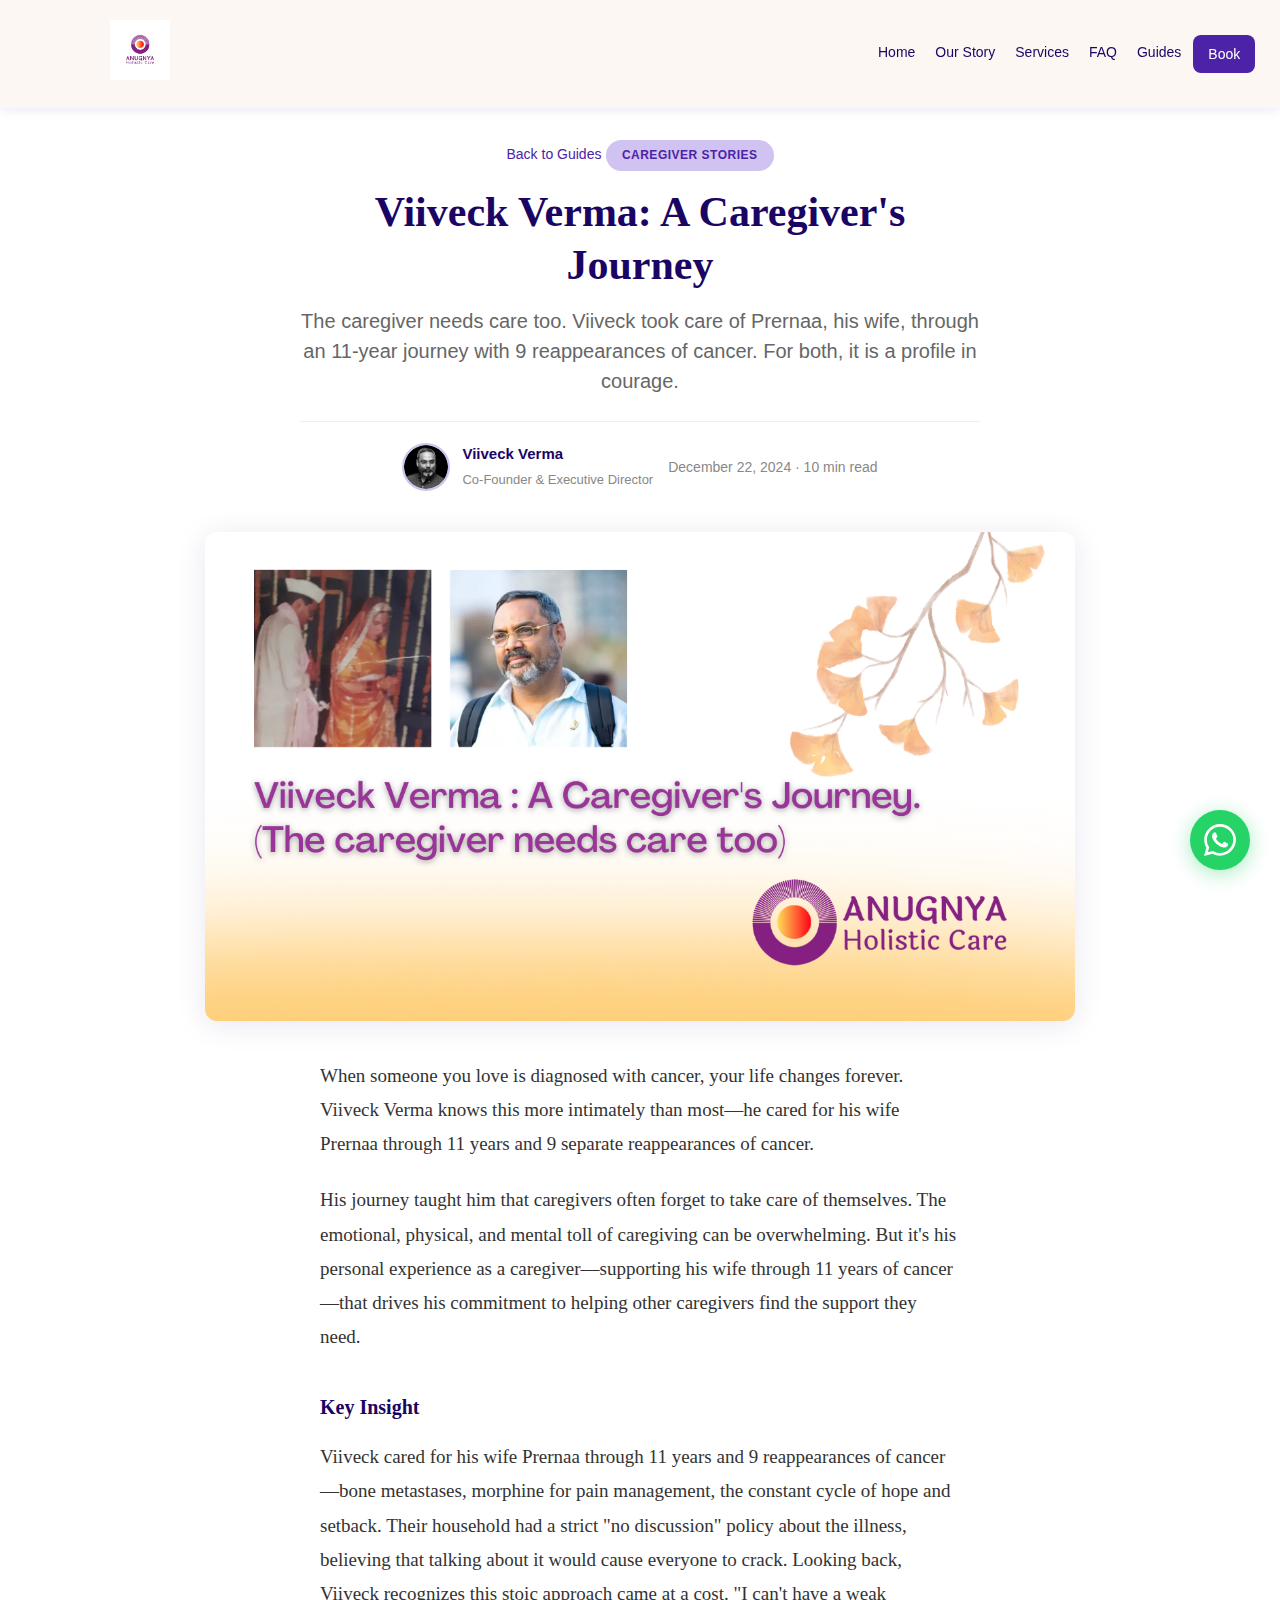
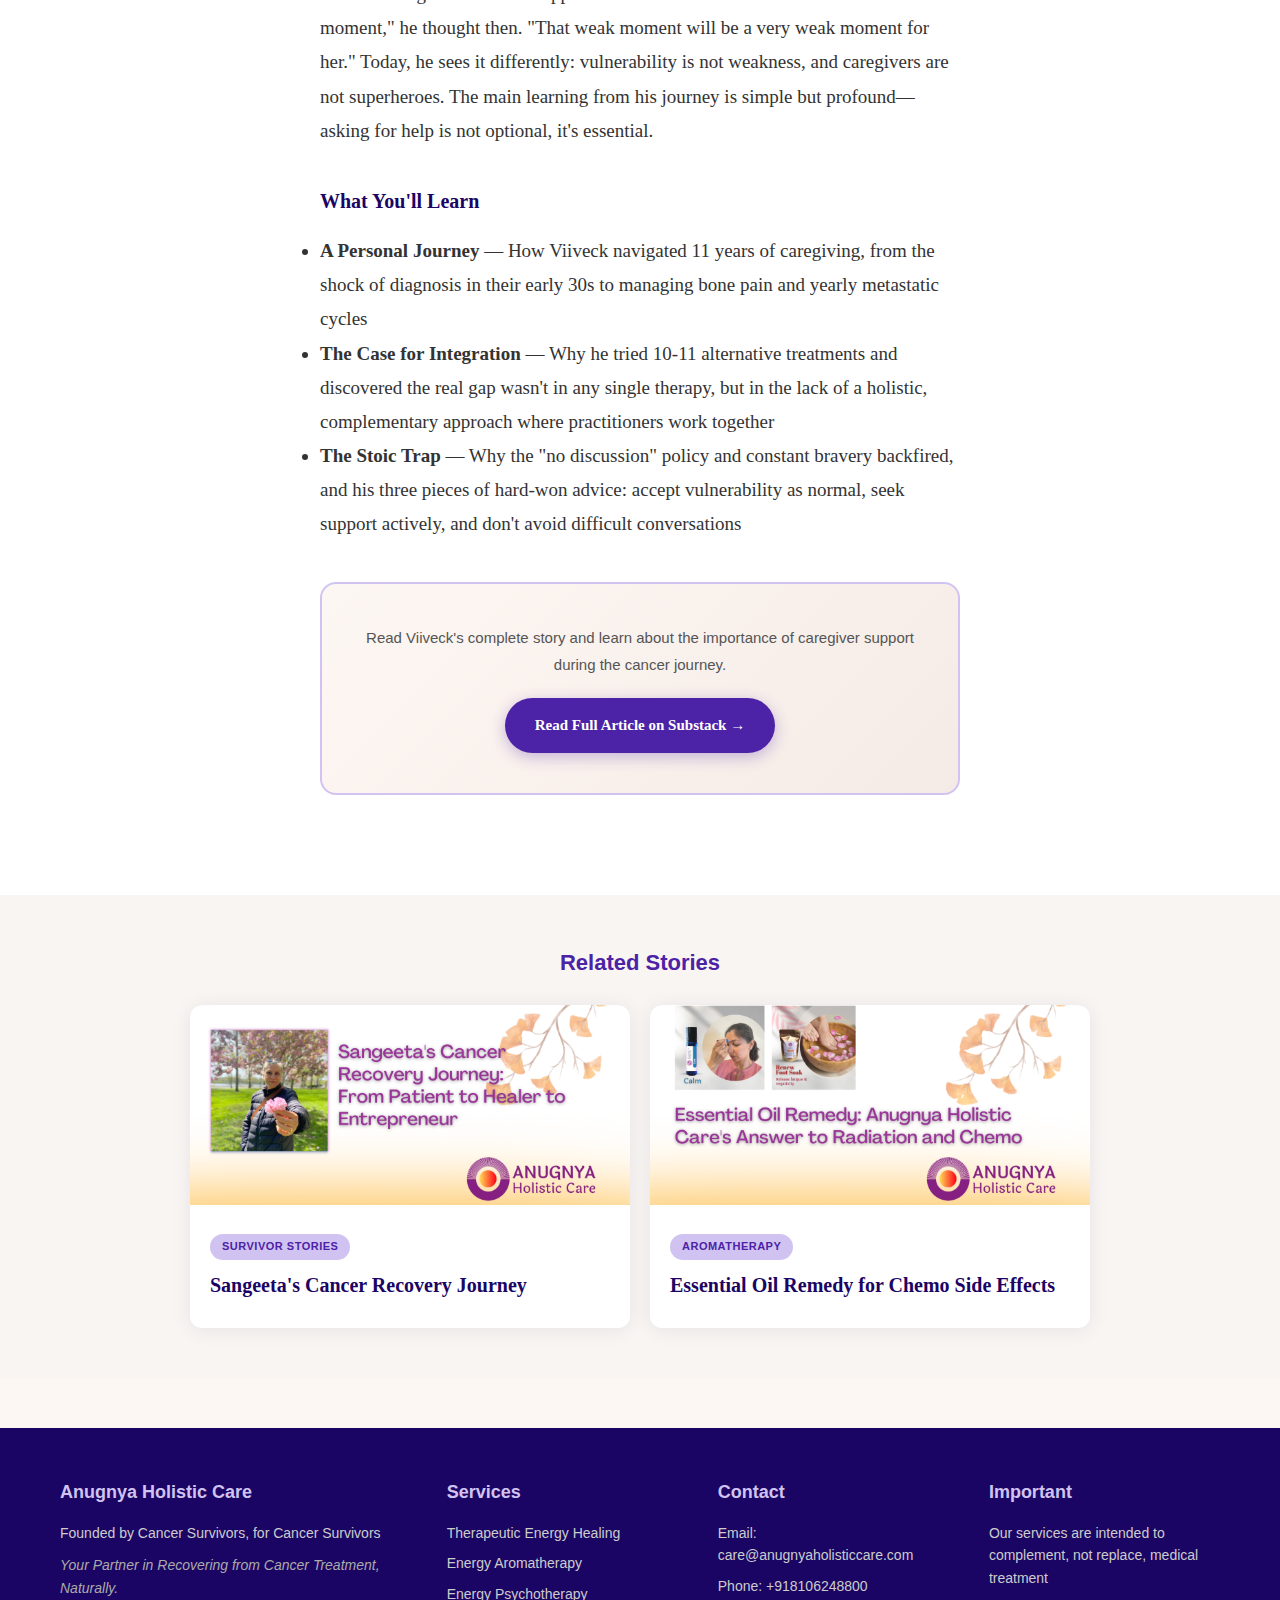
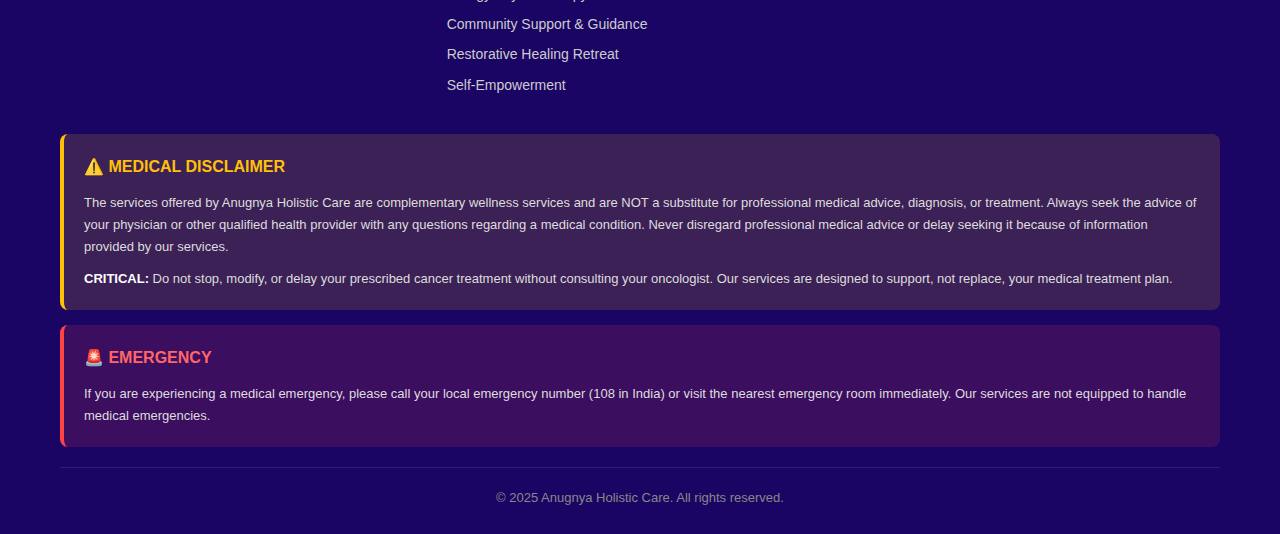
<file: guides/caregivers-journey.html>
<!DOCTYPE html>
<html lang="en">
<head>
    <!-- Google Analytics (GA4) -->
    <script async src="https://www.googletagmanager.com/gtag/js?id=G-5EM10412DY"></script>
    <script>
      window.dataLayer = window.dataLayer || [];
      function gtag(){dataLayer.push(arguments);}
      gtag('js', new Date());
      gtag('config', 'G-5EM10412DY');
    </script>
    <meta charset="UTF-8">
    <meta name="viewport" content="width=device-width, initial-scale=1.0">
    <meta name="description" content="Exhausted from caring for someone with cancer? Viiveck shares 11 years of caregiving, caregiver burnout, and why asking for support is essential—not optional.">
    <meta name="keywords" content="caregiver burnout, cancer caregiver support, caring for spouse with cancer, caregiver self-care, cancer journey">
    <title>Caregiver Burnout: Supporting a Spouse Through Cancer | Anugnya</title>
    
    <meta property="og:title" content="Viiveck Verma: A Caregiver's Journey">
    <meta property="og:description" content="11 years caring for his wife through 9 reappearances of cancer. A profile in courage.">
    <meta property="og:type" content="article">
    <meta property="og:url" content="https://anugnyaholisticcare.com/guides/caregivers-journey.html">
    
    <script type="application/ld+json">
    {
        "@context": "https://schema.org",
        "@type": "Article",
        "headline": "Viiveck Verma: A Caregiver's Journey (The Caregiver Needs Care Too)",
        "description": "11 years caring for his wife through 9 reappearances of cancer. A profile in courage.",
        "author": {"@type": "Person", "name": "Viiveck Verma", "jobTitle": "Co-Founder & Executive Director"},
        "publisher": {"@type": "Organization", "name": "Anugnya Holistic Care"},
        "datePublished": "2024-12-22"
    }
    </script>
    
    <link rel="icon" type="image/png" href="../images/anugnya-logo.png">
    <link rel="stylesheet" href="../css/styles.css">
    <link rel="stylesheet" href="../css/blog.css">
</head>
<body>
    <header class="header">
        <div class="container">
            <div class="header-content">
                <a href="../index.html" class="logo"><img src="../images/anugnya-logo.png" alt="Anugnya Holistic Care"></a>
                <button class="nav-toggle" onclick="toggleMobileNav()" aria-label="Toggle menu"><span></span><span></span><span></span></button>
                <nav class="nav" id="mainNav">
                    <a href="../index.html">Home</a>
                    <a href="../our-story.html">Our Story</a>
                    <a href="../services.html">Services</a>
                    <a href="../faq.html">FAQ</a>
                    <a href="../guides.html" class="active">Guides</a>
                    <a href="../book.html" class="nav-cta">Book</a>
                </nav>
            </div>
        </div>
    </header>

    <article class="article-container">
        <header class="article-header">
            <a href="../guides.html" class="back-to-blog">Back to Guides</a>
            <span class="article-category">Caregiver Stories</span>
            <h1 class="article-title">Viiveck Verma: A Caregiver's Journey</h1>
            <p class="article-subtitle">The caregiver needs care too. Viiveck took care of Prernaa, his wife, through an 11-year journey with 9 reappearances of cancer. For both, it is a profile in courage.</p>
            <div class="article-meta">
                <div class="article-author">
                    <img src="../images/viiveck-verma.png" alt="Viiveck Verma">
                    <div class="article-author-info">
                        <span class="article-author-name">Viiveck Verma</span>
                        <span class="article-author-role">Co-Founder & Executive Director</span>
                    </div>
                </div>
                <span class="article-date-reading">December 22, 2024 · 10 min read</span>
            </div>
        </header>

        <div class="article-featured-image">
            <img src="../images/thumbnail-2.png" alt="Viiveck Verma - Caregiver's Journey">
        </div>

        <div class="article-content">
            <p class="article-preview">When someone you love is diagnosed with cancer, your life changes forever. Viiveck Verma knows this more intimately than most—he cared for his wife Prernaa through 11 years and 9 separate reappearances of cancer.</p>
            
            <p class="article-preview">His journey taught him that caregivers often forget to take care of themselves. The emotional, physical, and mental toll of caregiving can be overwhelming. But it's his personal experience as a caregiver—supporting his wife through 11 years of cancer—that drives his commitment to helping other caregivers find the support they need.</p>

            <h3>Key Insight</h3>
            <p>Viiveck cared for his wife Prernaa through 11 years and 9 reappearances of cancer—bone metastases, morphine for pain management, the constant cycle of hope and setback. Their household had a strict "no discussion" policy about the illness, believing that talking about it would cause everyone to crack. Looking back, Viiveck recognizes this stoic approach came at a cost. "I can't have a weak moment," he thought then. "That weak moment will be a very weak moment for her." Today, he sees it differently: vulnerability is not weakness, and caregivers are not superheroes. The main learning from his journey is simple but profound—asking for help is not optional, it's essential.</p>

            <h3>What You'll Learn</h3>
            <ul>
                <li><strong>A Personal Journey</strong> — How Viiveck navigated 11 years of caregiving, from the shock of diagnosis in their early 30s to managing bone pain and yearly metastatic cycles</li>
                <li><strong>The Case for Integration</strong> — Why he tried 10-11 alternative treatments and discovered the real gap wasn't in any single therapy, but in the lack of a holistic, complementary approach where practitioners work together</li>
                <li><strong>The Stoic Trap</strong> — Why the "no discussion" policy and constant bravery backfired, and his three pieces of hard-won advice: accept vulnerability as normal, seek support actively, and don't avoid difficult conversations</li>
            </ul>

            <div class="preview-cta">
                <p>Read Viiveck's complete story and learn about the importance of caregiver support during the cancer journey.</p>
                <a href="https://healingfromcancer.substack.com/p/viiveck-verma-a-caregivers-journey" class="substack-button" target="_blank" rel="noopener">Read Full Article on Substack →</a>
            </div>
        </div>
    </article>

    <section class="related-articles">
        <h3>Related Stories</h3>
        <div class="related-grid">
            <a href="sangeeta-cancer-recovery.html" class="article-card">
                <img src="../images/thumbnail-3.png" alt="Sangeeta's Journey" class="article-card-image">
                <div class="article-card-content">
                    <span class="article-card-category">Survivor Stories</span>
                    <h2 class="article-card-title">Sangeeta's Cancer Recovery Journey</h2>
                </div>
            </a>
            <a href="essential-oil-remedy.html" class="article-card">
                <img src="../images/thumbnail-1.png" alt="Essential Oil Remedy" class="article-card-image">
                <div class="article-card-content">
                    <span class="article-card-category">Aromatherapy</span>
                    <h2 class="article-card-title">Essential Oil Remedy for Chemo Side Effects</h2>
                </div>
            </a>
        </div>
    </section>

    <a href="https://wa.me/918106248800?text=Hi%2C%20I%27m%20a%20caregiver%20and%20would%20like%20to%20know%20more%20about%20your%20support%20services." class="whatsapp-float" target="_blank" rel="noopener" aria-label="Chat on WhatsApp">
        <svg viewBox="0 0 24 24" fill="currentColor"><path d="M17.472 14.382c-.297-.149-1.758-.867-2.03-.967-.273-.099-.471-.148-.67.15-.197.297-.767.966-.94 1.164-.173.199-.347.223-.644.075-.297-.15-1.255-.463-2.39-1.475-.883-.788-1.48-1.761-1.653-2.059-.173-.297-.018-.458.13-.606.134-.133.298-.347.446-.52.149-.174.198-.298.298-.497.099-.198.05-.371-.025-.52-.075-.149-.669-1.612-.916-2.207-.242-.579-.487-.5-.669-.51-.173-.008-.371-.01-.57-.01-.198 0-.52.074-.792.372-.272.297-1.04 1.016-1.04 2.479 0 1.462 1.065 2.875 1.213 3.074.149.198 2.096 3.2 5.077 4.487.709.306 1.262.489 1.694.625.712.227 1.36.195 1.871.118.571-.085 1.758-.719 2.006-1.413.248-.694.248-1.289.173-1.413-.074-.124-.272-.198-.57-.347m-5.421 7.403h-.004a9.87 9.87 0 01-5.031-1.378l-.361-.214-3.741.982.998-3.648-.235-.374a9.86 9.86 0 01-1.51-5.26c.001-5.45 4.436-9.884 9.888-9.884 2.64 0 5.122 1.03 6.988 2.898a9.825 9.825 0 012.893 6.994c-.003 5.45-4.437 9.884-9.885 9.884m8.413-18.297A11.815 11.815 0 0012.05 0C5.495 0 .16 5.335.157 11.892c0 2.096.547 4.142 1.588 5.945L.057 24l6.305-1.654a11.882 11.882 0 005.683 1.448h.005c6.554 0 11.89-5.335 11.893-11.893a11.821 11.821 0 00-3.48-8.413z"/></svg>
    </a>

    <footer class="footer">
        <div class="container">
            <div class="footer-content">
                <div class="footer-section footer-brand">
                    <h4>Anugnya Holistic Care</h4>
                    <p>Founded by Cancer Survivors, for Cancer Survivors</p>
                    <p class="tagline">Your Partner in Recovering from Cancer Treatment, Naturally.</p>
                </div>
                <div class="footer-section">
                    <h4>Services</h4>
                    <a href="../services.html">Therapeutic Energy Healing</a>
                    <a href="../services.html">Energy Aromatherapy</a>
                    <a href="../services.html">Energy Psychotherapy</a>
                    <a href="../services.html">Community Support & Guidance</a>
                    <a href="../services.html">Restorative Healing Retreat</a>
                    <a href="../services.html">Self-Empowerment</a>
                </div>
                <div class="footer-section">
                    <h4>Contact</h4>
                    <p>Email: care@anugnyaholisticcare.com</p>
                    <p>Phone: +918106248800</p>
                </div>
                <div class="footer-section">
                    <h4>Important</h4>
                    <p>Our services are intended to complement, not replace, medical treatment</p>
                </div>
            </div>
            <div class="footer-disclaimers">
                <div class="footer-disclaimer-box medical">
                    <h4>⚠️ MEDICAL DISCLAIMER</h4>
                    <p>The services offered by Anugnya Holistic Care are complementary wellness services and are NOT a substitute for professional medical advice, diagnosis, or treatment. Always seek the advice of your physician or other qualified health provider with any questions regarding a medical condition. Never disregard professional medical advice or delay seeking it because of information provided by our services.</p>
                    <p><strong>CRITICAL:</strong> Do not stop, modify, or delay your prescribed cancer treatment without consulting your oncologist. Our services are designed to support, not replace, your medical treatment plan.</p>
                </div>
                <div class="footer-disclaimer-box emergency">
                    <h4>🚨 EMERGENCY</h4>
                    <p>If you are experiencing a medical emergency, please call your local emergency number (108 in India) or visit the nearest emergency room immediately. Our services are not equipped to handle medical emergencies.</p>
                </div>
            </div>
            <div class="footer-bottom">
                <p>&copy; 2025 Anugnya Holistic Care. All rights reserved.</p>
            </div>
        </div>
    </footer>

    <script src="../js/main.js"></script>
</body>
</html>
</file>
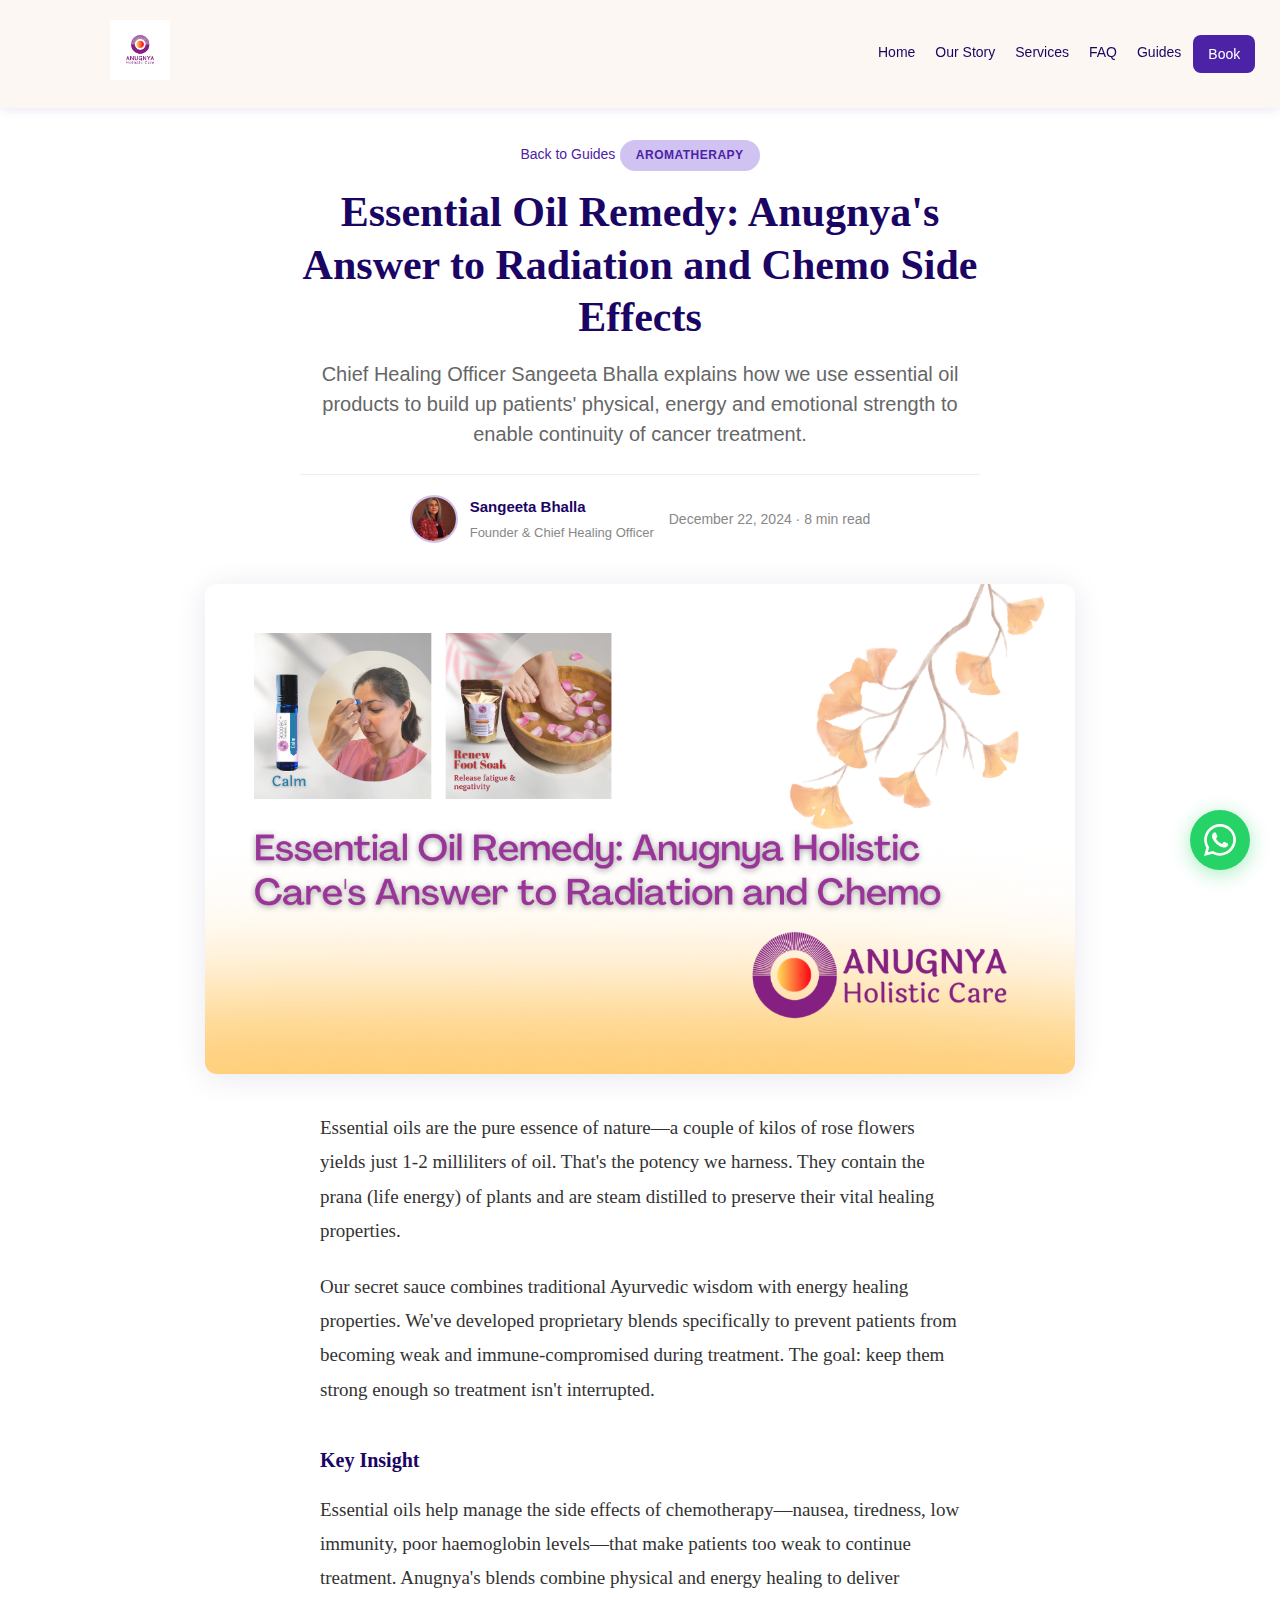
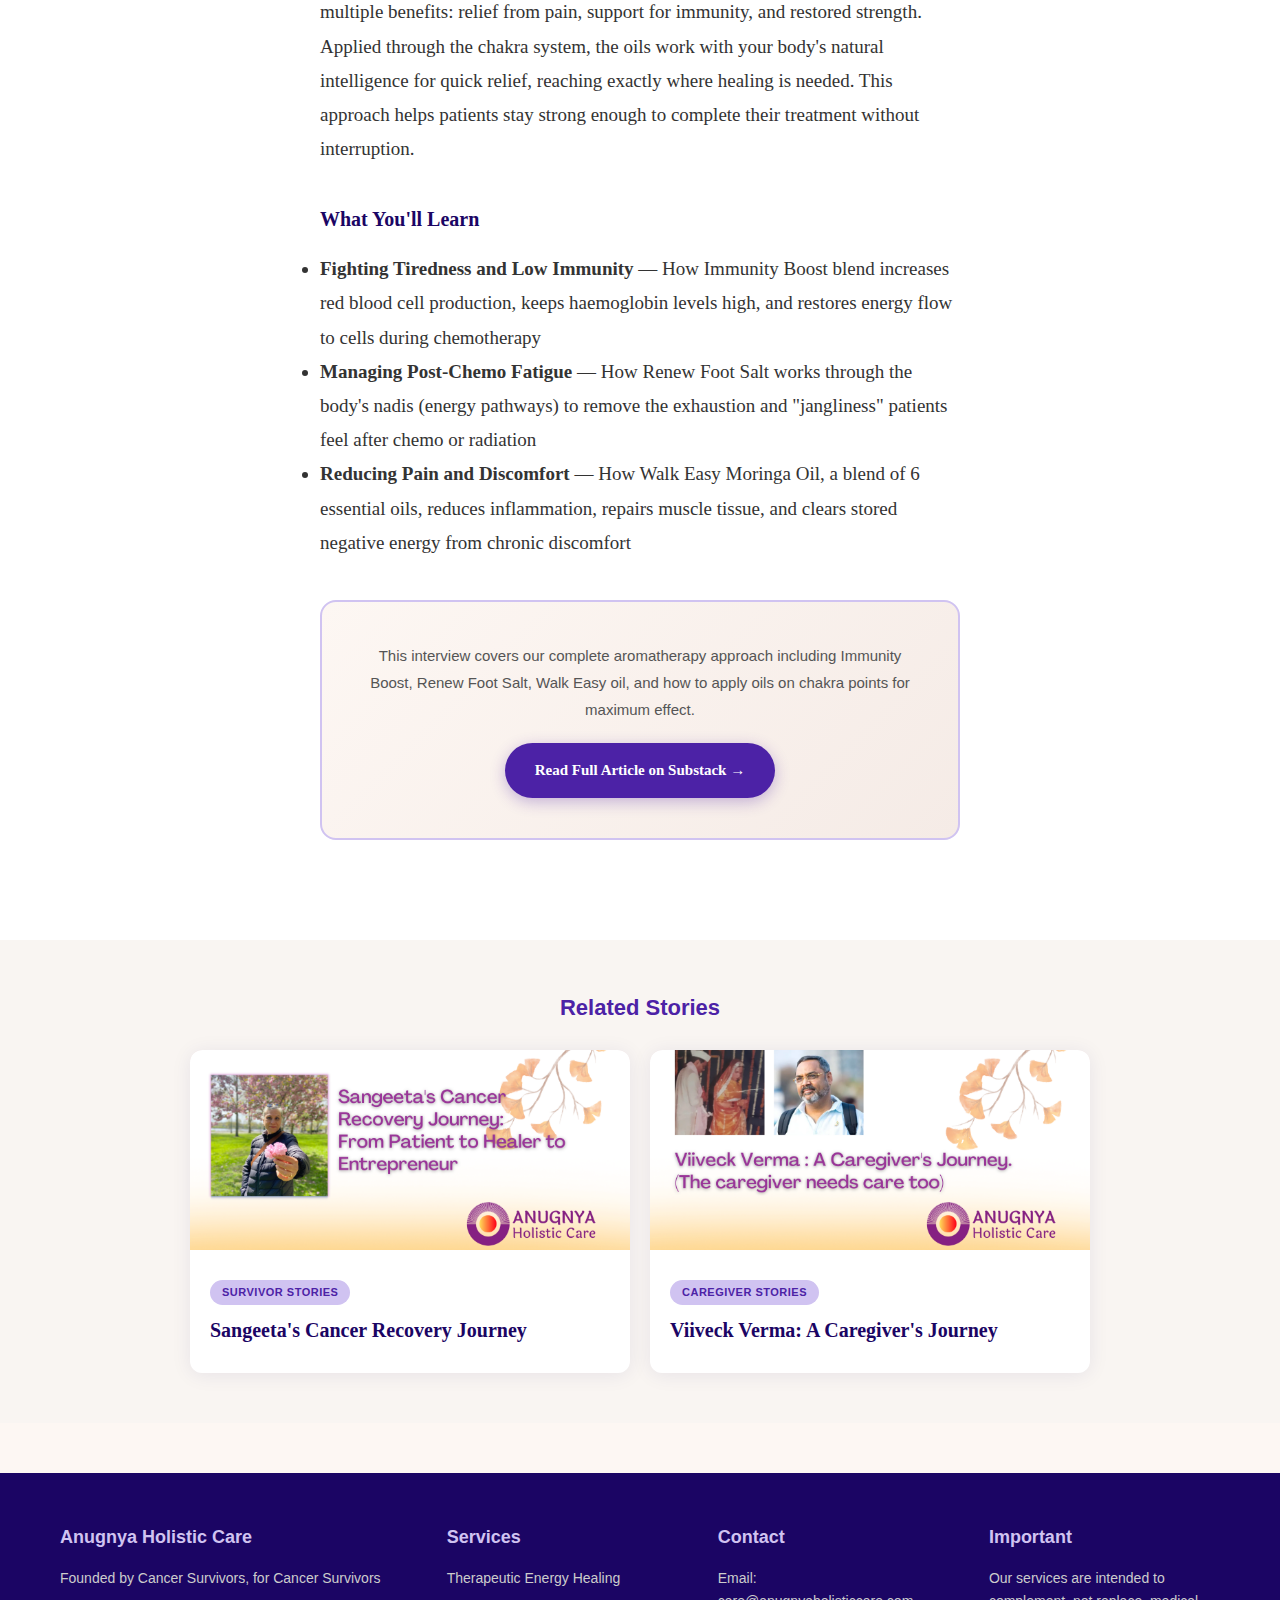
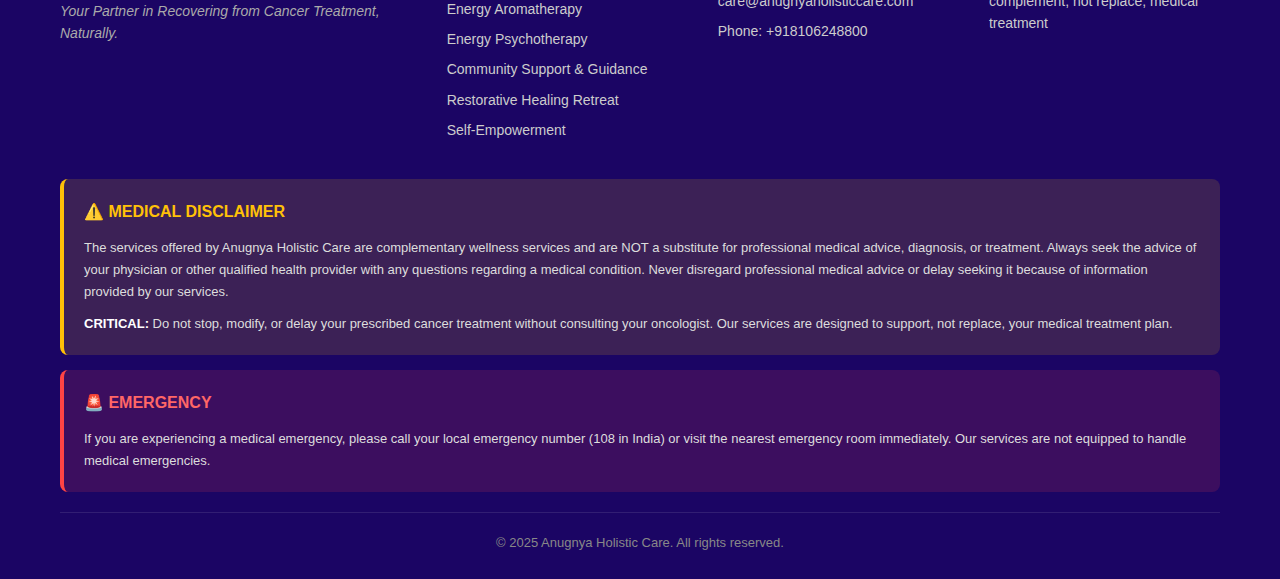
<file: guides/essential-oil-remedy.html>
<!DOCTYPE html>
<html lang="en">
<head>
    <!-- Google Analytics (GA4) -->
    <script async src="https://www.googletagmanager.com/gtag/js?id=G-5EM10412DY"></script>
    <script>
      window.dataLayer = window.dataLayer || [];
      function gtag(){dataLayer.push(arguments);}
      gtag('js', new Date());
      gtag('config', 'G-5EM10412DY');
    </script>
    <meta charset="UTF-8">
    <meta name="viewport" content="width=device-width, initial-scale=1.0">
    <meta name="description" content="Essential oils help manage chemo side effects—nausea, tiredness, low immunity, poor haemoglobin. Learn how Anugnya's blends help patients stay strong during chemotherapy.">
    <meta name="keywords" content="essential oils cancer, aromatherapy chemotherapy, chemo side effects remedy, AYUSH certified oils, cancer treatment support">
    <title>Essential Oils for Chemo Side Effects: Nausea, Tiredness, Low Immunity | Anugnya</title>
    
    <meta property="og:title" content="Essential Oil Remedy: Anugnya's Answer to Radiation and Chemo Side Effects">
    <meta property="og:description" content="How proprietary essential oil blends help maintain patients' strength during cancer treatment.">
    <meta property="og:type" content="article">
    <meta property="og:url" content="https://anugnyaholisticcare.com/guides/essential-oil-remedy.html">
    
    <script type="application/ld+json">
    {
        "@context": "https://schema.org",
        "@type": "Article",
        "headline": "Essential Oil Remedy: Anugnya's Answer to Radiation and Chemo Side Effects",
        "description": "Chief Healing Officer Sangeeta Bhalla explains how we use essential oil products to build up patients' physical, energy and emotional strength.",
        "author": {"@type": "Person", "name": "Sangeeta Bhalla", "jobTitle": "Founder & Chief Healing Officer"},
        "publisher": {"@type": "Organization", "name": "Anugnya Holistic Care"},
        "datePublished": "2024-12-22"
    }
    </script>
    
    <link rel="icon" type="image/png" href="../images/anugnya-logo.png">
    <link rel="stylesheet" href="../css/styles.css">
    <link rel="stylesheet" href="../css/blog.css">
</head>
<body>
    <header class="header">
        <div class="container">
            <div class="header-content">
                <a href="../index.html" class="logo"><img src="../images/anugnya-logo.png" alt="Anugnya Holistic Care"></a>
                <button class="nav-toggle" onclick="toggleMobileNav()" aria-label="Toggle menu"><span></span><span></span><span></span></button>
                <nav class="nav" id="mainNav">
                    <a href="../index.html">Home</a>
                    <a href="../our-story.html">Our Story</a>
                    <a href="../services.html">Services</a>
                    <a href="../faq.html">FAQ</a>
                    <a href="../guides.html" class="active">Guides</a>
                    <a href="../book.html" class="nav-cta">Book</a>
                </nav>
            </div>
        </div>
    </header>

    <article class="article-container">
        <header class="article-header">
            <a href="../guides.html" class="back-to-blog">Back to Guides</a>
            <span class="article-category">Aromatherapy</span>
            <h1 class="article-title">Essential Oil Remedy: Anugnya's Answer to Radiation and Chemo Side Effects</h1>
            <p class="article-subtitle">Chief Healing Officer Sangeeta Bhalla explains how we use essential oil products to build up patients' physical, energy and emotional strength to enable continuity of cancer treatment.</p>
            <div class="article-meta">
                <div class="article-author">
                    <img src="../images/sangeeta-bhalla.jpg" alt="Sangeeta Bhalla">
                    <div class="article-author-info">
                        <span class="article-author-name">Sangeeta Bhalla</span>
                        <span class="article-author-role">Founder & Chief Healing Officer</span>
                    </div>
                </div>
                <span class="article-date-reading">December 22, 2024 · 8 min read</span>
            </div>
        </header>

        <div class="article-featured-image">
            <img src="../images/thumbnail-1.png" alt="Sangeeta Bhalla discussing essential oils">
        </div>

        <div class="article-content">
            <p class="article-preview">Essential oils are the pure essence of nature—a couple of kilos of rose flowers yields just 1-2 milliliters of oil. That's the potency we harness. They contain the prana (life energy) of plants and are steam distilled to preserve their vital healing properties.</p>
            
            <p class="article-preview">Our secret sauce combines traditional Ayurvedic wisdom with energy healing properties. We've developed proprietary blends specifically to prevent patients from becoming weak and immune-compromised during treatment. The goal: keep them strong enough so treatment isn't interrupted.</p>

            <h3>Key Insight</h3>
            <p>Essential oils help manage the side effects of chemotherapy—nausea, tiredness, low immunity, poor haemoglobin levels—that make patients too weak to continue treatment. Anugnya's blends combine physical and energy healing to deliver multiple benefits: relief from pain, support for immunity, and restored strength. Applied through the chakra system, the oils work with your body's natural intelligence for quick relief, reaching exactly where healing is needed. This approach helps patients stay strong enough to complete their treatment without interruption.</p>

            <h3>What You'll Learn</h3>
            <ul>
                <li><strong>Fighting Tiredness and Low Immunity</strong> — How Immunity Boost blend increases red blood cell production, keeps haemoglobin levels high, and restores energy flow to cells during chemotherapy</li>
                <li><strong>Managing Post-Chemo Fatigue</strong> — How Renew Foot Salt works through the body's nadis (energy pathways) to remove the exhaustion and "jangliness" patients feel after chemo or radiation</li>
                <li><strong>Reducing Pain and Discomfort</strong> — How Walk Easy Moringa Oil, a blend of 6 essential oils, reduces inflammation, repairs muscle tissue, and clears stored negative energy from chronic discomfort</li>
            </ul>

            <div class="preview-cta">
                <p>This interview covers our complete aromatherapy approach including Immunity Boost, Renew Foot Salt, Walk Easy oil, and how to apply oils on chakra points for maximum effect.</p>
                <a href="https://healingfromcancer.substack.com/p/eba1ef5d-5f1c-4a83-9e35-e4174a31c1e9" class="substack-button" target="_blank" rel="noopener">Read Full Article on Substack →</a>
            </div>
        </div>
    </article>

    <section class="related-articles">
        <h3>Related Stories</h3>
        <div class="related-grid">
            <a href="sangeeta-cancer-recovery.html" class="article-card">
                <img src="../images/thumbnail-3.png" alt="Sangeeta's Journey" class="article-card-image">
                <div class="article-card-content">
                    <span class="article-card-category">Survivor Stories</span>
                    <h2 class="article-card-title">Sangeeta's Cancer Recovery Journey</h2>
                </div>
            </a>
            <a href="caregivers-journey.html" class="article-card">
                <img src="../images/thumbnail-2.png" alt="Caregiver's Journey" class="article-card-image">
                <div class="article-card-content">
                    <span class="article-card-category">Caregiver Stories</span>
                    <h2 class="article-card-title">Viiveck Verma: A Caregiver's Journey</h2>
                </div>
            </a>
        </div>
    </section>

    <a href="https://wa.me/918106248800?text=Hi%2C%20I%20read%20your%20article%20about%20essential%20oils%20and%20would%20like%20to%20know%20more." class="whatsapp-float" target="_blank" rel="noopener" aria-label="Chat on WhatsApp">
        <svg viewBox="0 0 24 24" fill="currentColor"><path d="M17.472 14.382c-.297-.149-1.758-.867-2.03-.967-.273-.099-.471-.148-.67.15-.197.297-.767.966-.94 1.164-.173.199-.347.223-.644.075-.297-.15-1.255-.463-2.39-1.475-.883-.788-1.48-1.761-1.653-2.059-.173-.297-.018-.458.13-.606.134-.133.298-.347.446-.52.149-.174.198-.298.298-.497.099-.198.05-.371-.025-.52-.075-.149-.669-1.612-.916-2.207-.242-.579-.487-.5-.669-.51-.173-.008-.371-.01-.57-.01-.198 0-.52.074-.792.372-.272.297-1.04 1.016-1.04 2.479 0 1.462 1.065 2.875 1.213 3.074.149.198 2.096 3.2 5.077 4.487.709.306 1.262.489 1.694.625.712.227 1.36.195 1.871.118.571-.085 1.758-.719 2.006-1.413.248-.694.248-1.289.173-1.413-.074-.124-.272-.198-.57-.347m-5.421 7.403h-.004a9.87 9.87 0 01-5.031-1.378l-.361-.214-3.741.982.998-3.648-.235-.374a9.86 9.86 0 01-1.51-5.26c.001-5.45 4.436-9.884 9.888-9.884 2.64 0 5.122 1.03 6.988 2.898a9.825 9.825 0 012.893 6.994c-.003 5.45-4.437 9.884-9.885 9.884m8.413-18.297A11.815 11.815 0 0012.05 0C5.495 0 .16 5.335.157 11.892c0 2.096.547 4.142 1.588 5.945L.057 24l6.305-1.654a11.882 11.882 0 005.683 1.448h.005c6.554 0 11.89-5.335 11.893-11.893a11.821 11.821 0 00-3.48-8.413z"/></svg>
    </a>

    <footer class="footer">
        <div class="container">
            <div class="footer-content">
                <div class="footer-section footer-brand">
                    <h4>Anugnya Holistic Care</h4>
                    <p>Founded by Cancer Survivors, for Cancer Survivors</p>
                    <p class="tagline">Your Partner in Recovering from Cancer Treatment, Naturally.</p>
                </div>
                <div class="footer-section">
                    <h4>Services</h4>
                    <a href="../services.html">Therapeutic Energy Healing</a>
                    <a href="../services.html">Energy Aromatherapy</a>
                    <a href="../services.html">Energy Psychotherapy</a>
                    <a href="../services.html">Community Support & Guidance</a>
                    <a href="../services.html">Restorative Healing Retreat</a>
                    <a href="../services.html">Self-Empowerment</a>
                </div>
                <div class="footer-section">
                    <h4>Contact</h4>
                    <p>Email: care@anugnyaholisticcare.com</p>
                    <p>Phone: +918106248800</p>
                </div>
                <div class="footer-section">
                    <h4>Important</h4>
                    <p>Our services are intended to complement, not replace, medical treatment</p>
                </div>
            </div>
            <div class="footer-disclaimers">
                <div class="footer-disclaimer-box medical">
                    <h4>⚠️ MEDICAL DISCLAIMER</h4>
                    <p>The services offered by Anugnya Holistic Care are complementary wellness services and are NOT a substitute for professional medical advice, diagnosis, or treatment. Always seek the advice of your physician or other qualified health provider with any questions regarding a medical condition. Never disregard professional medical advice or delay seeking it because of information provided by our services.</p>
                    <p><strong>CRITICAL:</strong> Do not stop, modify, or delay your prescribed cancer treatment without consulting your oncologist. Our services are designed to support, not replace, your medical treatment plan.</p>
                </div>
                <div class="footer-disclaimer-box emergency">
                    <h4>🚨 EMERGENCY</h4>
                    <p>If you are experiencing a medical emergency, please call your local emergency number (108 in India) or visit the nearest emergency room immediately. Our services are not equipped to handle medical emergencies.</p>
                </div>
            </div>
            <div class="footer-bottom">
                <p>&copy; 2025 Anugnya Holistic Care. All rights reserved.</p>
            </div>
        </div>
    </footer>

    <script src="../js/main.js"></script>
</body>
</html>
</file>
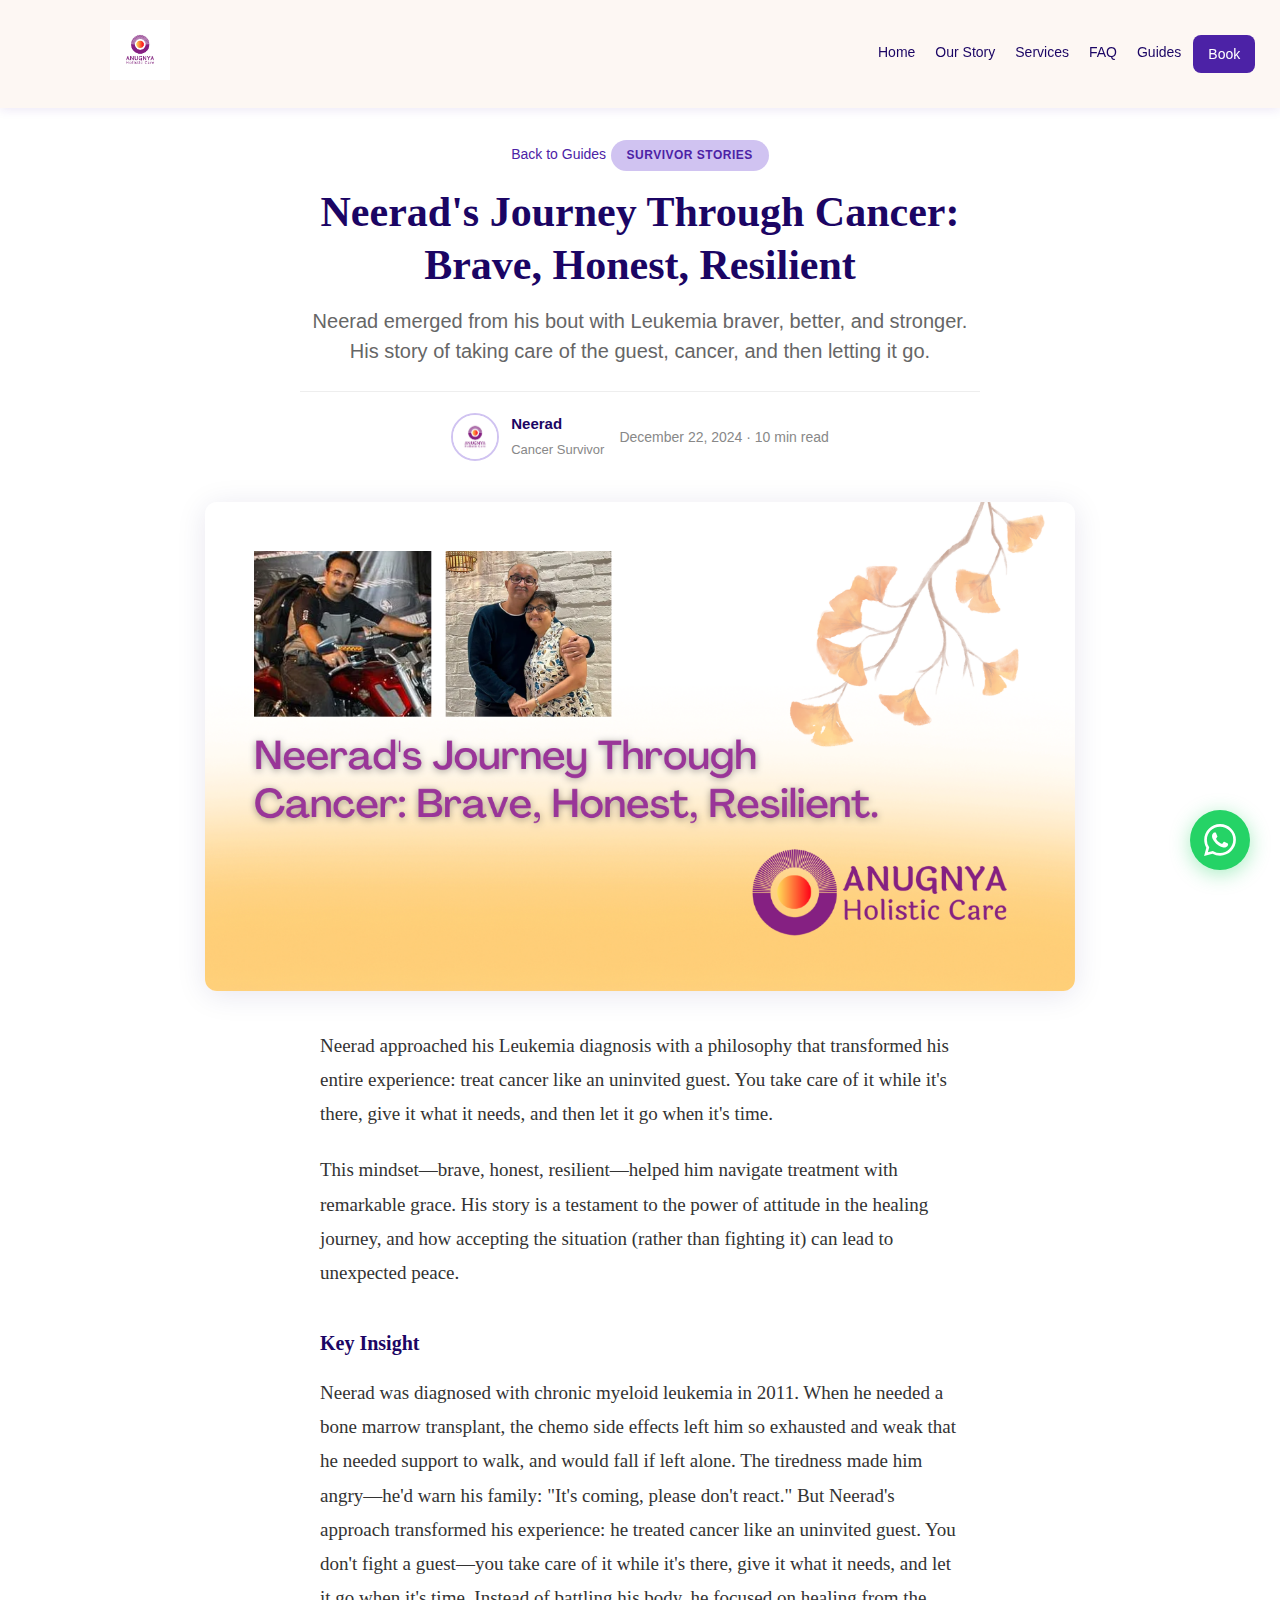
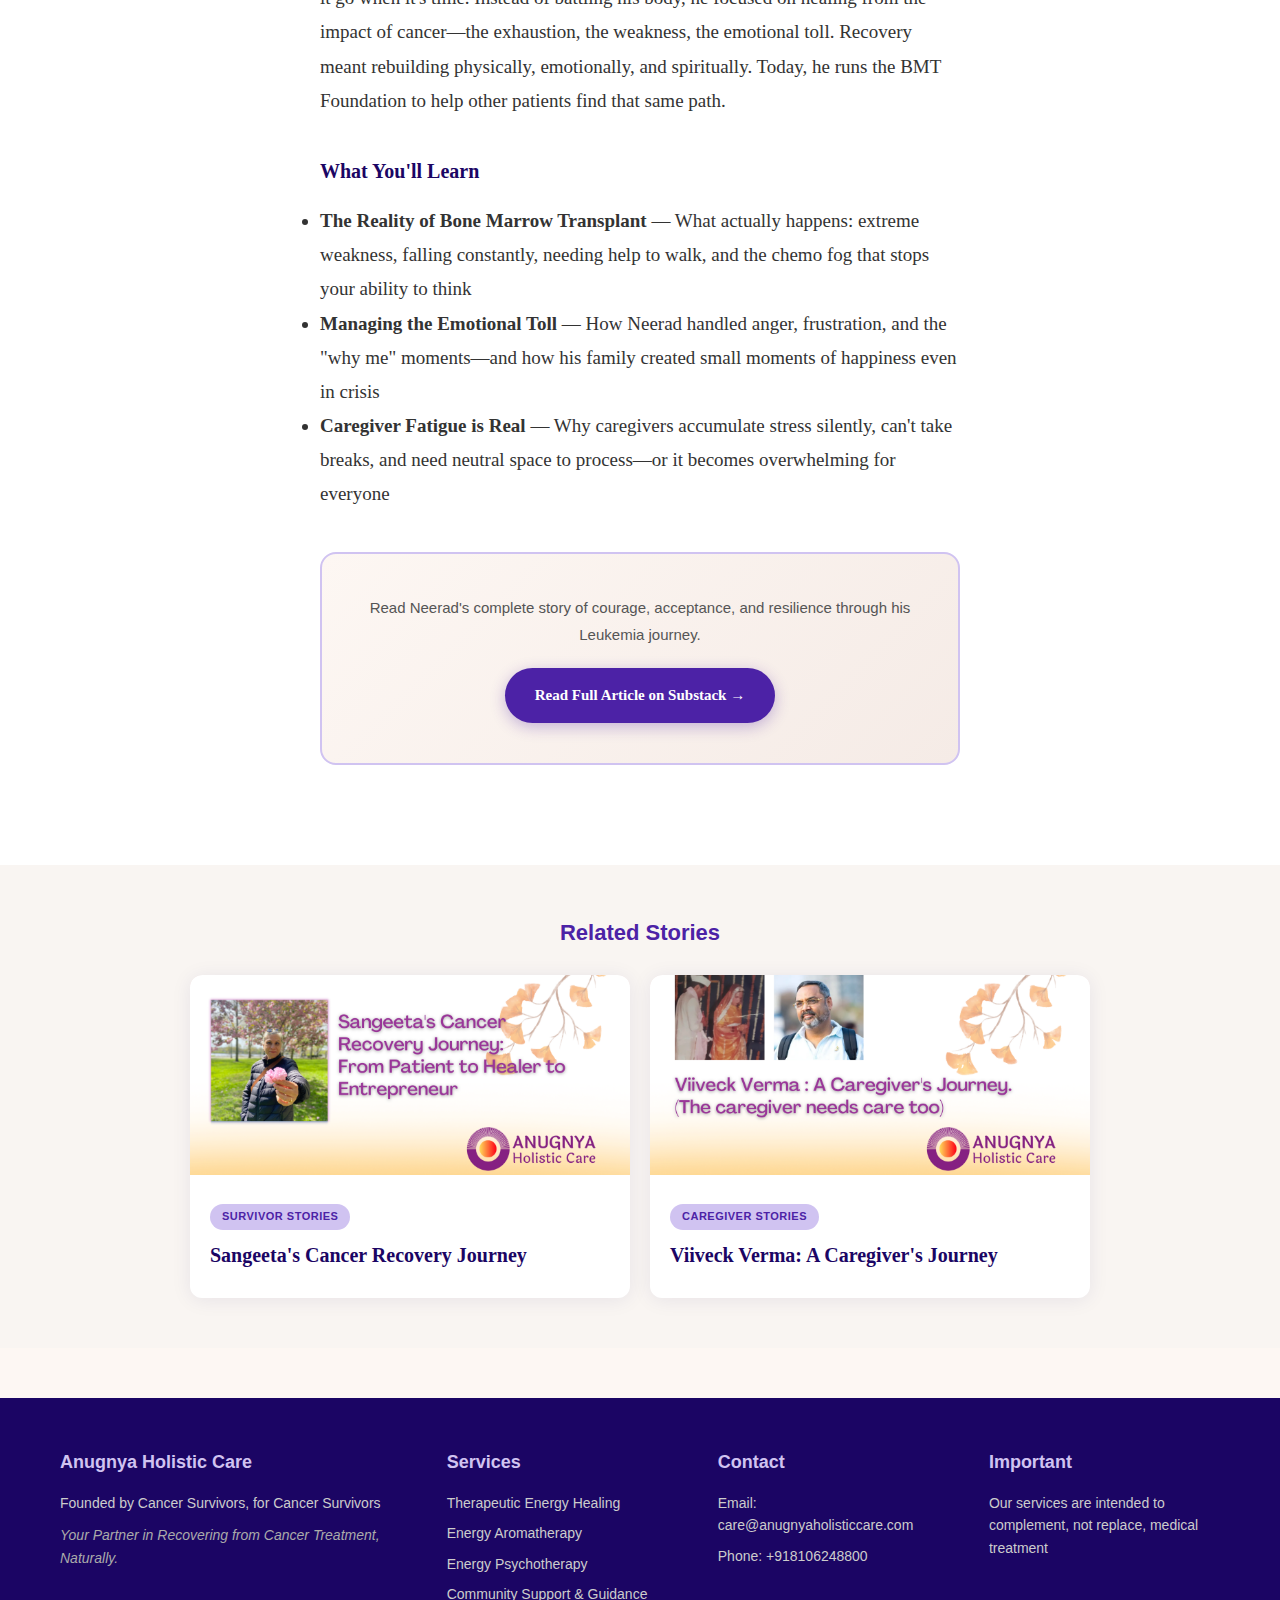
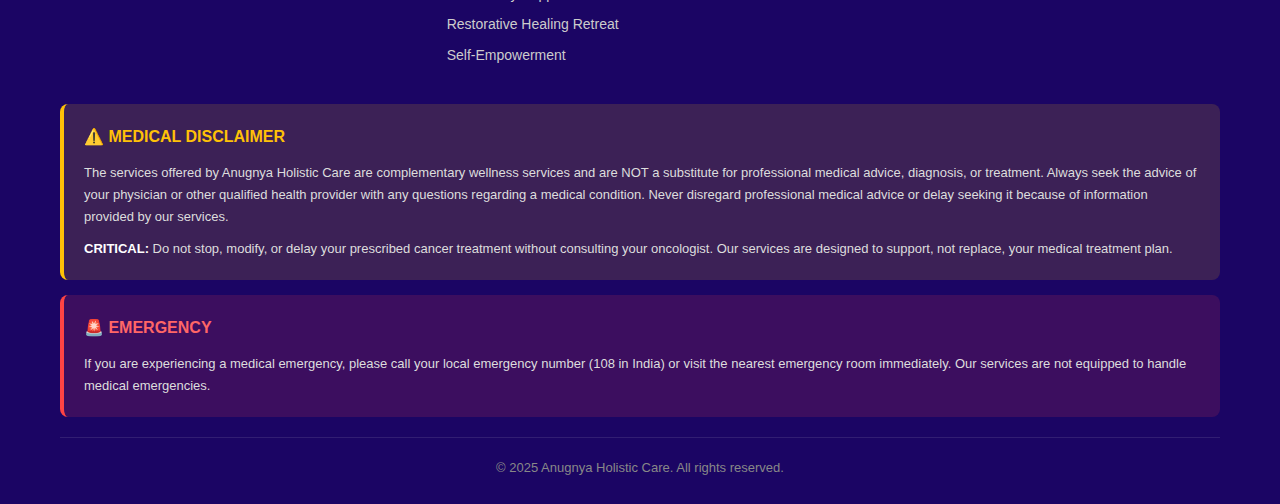
<file: guides/neerad-journey.html>
<!DOCTYPE html>
<html lang="en">
<head>
    <!-- Google Analytics (GA4) -->
    <script async src="https://www.googletagmanager.com/gtag/js?id=G-5EM10412DY"></script>
    <script>
      window.dataLayer = window.dataLayer || [];
      function gtag(){dataLayer.push(arguments);}
      gtag('js', new Date());
      gtag('config', 'G-5EM10412DY');
    </script>
    <meta charset="UTF-8">
    <meta name="viewport" content="width=device-width, initial-scale=1.0">
    <meta name="description" content="Chemo side effects left Neerad exhausted, weak, unable to walk alone. His honest story of bone marrow transplant recovery and treating cancer like a guest—not a battle.">
    <meta name="keywords" content="leukemia survivor story, cancer resilience, cancer mindset, leukemia recovery, cancer survivor India">
    <title>Bone Marrow Transplant Recovery: Exhaustion, Weakness & Healing | Anugnya</title>
    
    <meta property="og:title" content="Neerad's Journey Through Cancer: Brave, Honest, Resilient">
    <meta property="og:description" content="His story of taking care of the guest, cancer, and then letting it go.">
    <meta property="og:type" content="article">
    <meta property="og:url" content="https://anugnyaholisticcare.com/guides/neerad-journey.html">
    
    <script type="application/ld+json">
    {
        "@context": "https://schema.org",
        "@type": "Article",
        "headline": "Neerad's Journey Through Cancer: Brave, Honest, Resilient",
        "description": "Neerad emerged from his bout with Leukemia braver, better, and stronger. His story of taking care of the guest, cancer, and then letting it go.",
        "author": {"@type": "Person", "name": "Neerad"},
        "publisher": {"@type": "Organization", "name": "Anugnya Holistic Care"},
        "datePublished": "2024-12-22"
    }
    </script>
    
    <link rel="icon" type="image/png" href="../images/anugnya-logo.png">
    <link rel="stylesheet" href="../css/styles.css">
    <link rel="stylesheet" href="../css/blog.css">
</head>
<body>
    <header class="header">
        <div class="container">
            <div class="header-content">
                <a href="../index.html" class="logo"><img src="../images/anugnya-logo.png" alt="Anugnya Holistic Care"></a>
                <button class="nav-toggle" onclick="toggleMobileNav()" aria-label="Toggle menu"><span></span><span></span><span></span></button>
                <nav class="nav" id="mainNav">
                    <a href="../index.html">Home</a>
                    <a href="../our-story.html">Our Story</a>
                    <a href="../services.html">Services</a>
                    <a href="../faq.html">FAQ</a>
                    <a href="../guides.html" class="active">Guides</a>
                    <a href="../book.html" class="nav-cta">Book</a>
                </nav>
            </div>
        </div>
    </header>

    <article class="article-container">
        <header class="article-header">
            <a href="../guides.html" class="back-to-blog">Back to Guides</a>
            <span class="article-category">Survivor Stories</span>
            <h1 class="article-title">Neerad's Journey Through Cancer: Brave, Honest, Resilient</h1>
            <p class="article-subtitle">Neerad emerged from his bout with Leukemia braver, better, and stronger. His story of taking care of the guest, cancer, and then letting it go.</p>
            <div class="article-meta">
                <div class="article-author">
                    <img src="../images/anugnya-logo.png" alt="Neerad">
                    <div class="article-author-info">
                        <span class="article-author-name">Neerad</span>
                        <span class="article-author-role">Cancer Survivor</span>
                    </div>
                </div>
                <span class="article-date-reading">December 22, 2024 · 10 min read</span>
            </div>
        </header>

        <div class="article-featured-image">
            <img src="../images/thumbnail-4.png" alt="Neerad - Cancer Survivor Journey">
        </div>

        <div class="article-content">
            <p class="article-preview">Neerad approached his Leukemia diagnosis with a philosophy that transformed his entire experience: treat cancer like an uninvited guest. You take care of it while it's there, give it what it needs, and then let it go when it's time.</p>
            
            <p class="article-preview">This mindset—brave, honest, resilient—helped him navigate treatment with remarkable grace. His story is a testament to the power of attitude in the healing journey, and how accepting the situation (rather than fighting it) can lead to unexpected peace.</p>

            <h3>Key Insight</h3>
            <p>Neerad was diagnosed with chronic myeloid leukemia in 2011. When he needed a bone marrow transplant, the chemo side effects left him so exhausted and weak that he needed support to walk, and would fall if left alone. The tiredness made him angry—he'd warn his family: "It's coming, please don't react." But Neerad's approach transformed his experience: he treated cancer like an uninvited guest. You don't fight a guest—you take care of it while it's there, give it what it needs, and let it go when it's time. Instead of battling his body, he focused on healing from the impact of cancer—the exhaustion, the weakness, the emotional toll. Recovery meant rebuilding physically, emotionally, and spiritually. Today, he runs the BMT Foundation to help other patients find that same path.</p>

            <h3>What You'll Learn</h3>
            <ul>
                <li><strong>The Reality of Bone Marrow Transplant</strong> — What actually happens: extreme weakness, falling constantly, needing help to walk, and the chemo fog that stops your ability to think</li>
                <li><strong>Managing the Emotional Toll</strong> — How Neerad handled anger, frustration, and the "why me" moments—and how his family created small moments of happiness even in crisis</li>
                <li><strong>Caregiver Fatigue is Real</strong> — Why caregivers accumulate stress silently, can't take breaks, and need neutral space to process—or it becomes overwhelming for everyone</li>
            </ul>

            <div class="preview-cta">
                <p>Read Neerad's complete story of courage, acceptance, and resilience through his Leukemia journey.</p>
                <a href="https://healingfromcancer.substack.com/p/neerads-journey-through-cancer" class="substack-button" target="_blank" rel="noopener">Read Full Article on Substack →</a>
            </div>
        </div>
    </article>

    <section class="related-articles">
        <h3>Related Stories</h3>
        <div class="related-grid">
            <a href="sangeeta-cancer-recovery.html" class="article-card">
                <img src="../images/thumbnail-3.png" alt="Sangeeta's Journey" class="article-card-image">
                <div class="article-card-content">
                    <span class="article-card-category">Survivor Stories</span>
                    <h2 class="article-card-title">Sangeeta's Cancer Recovery Journey</h2>
                </div>
            </a>
            <a href="caregivers-journey.html" class="article-card">
                <img src="../images/thumbnail-2.png" alt="Caregiver's Journey" class="article-card-image">
                <div class="article-card-content">
                    <span class="article-card-category">Caregiver Stories</span>
                    <h2 class="article-card-title">Viiveck Verma: A Caregiver's Journey</h2>
                </div>
            </a>
        </div>
    </section>

    <a href="https://wa.me/918106248800?text=Hi%2C%20I%20read%20Neerad%27s%20story%20and%20would%20like%20to%20know%20more%20about%20your%20services." class="whatsapp-float" target="_blank" rel="noopener" aria-label="Chat on WhatsApp">
        <svg viewBox="0 0 24 24" fill="currentColor"><path d="M17.472 14.382c-.297-.149-1.758-.867-2.03-.967-.273-.099-.471-.148-.67.15-.197.297-.767.966-.94 1.164-.173.199-.347.223-.644.075-.297-.15-1.255-.463-2.39-1.475-.883-.788-1.48-1.761-1.653-2.059-.173-.297-.018-.458.13-.606.134-.133.298-.347.446-.52.149-.174.198-.298.298-.497.099-.198.05-.371-.025-.52-.075-.149-.669-1.612-.916-2.207-.242-.579-.487-.5-.669-.51-.173-.008-.371-.01-.57-.01-.198 0-.52.074-.792.372-.272.297-1.04 1.016-1.04 2.479 0 1.462 1.065 2.875 1.213 3.074.149.198 2.096 3.2 5.077 4.487.709.306 1.262.489 1.694.625.712.227 1.36.195 1.871.118.571-.085 1.758-.719 2.006-1.413.248-.694.248-1.289.173-1.413-.074-.124-.272-.198-.57-.347m-5.421 7.403h-.004a9.87 9.87 0 01-5.031-1.378l-.361-.214-3.741.982.998-3.648-.235-.374a9.86 9.86 0 01-1.51-5.26c.001-5.45 4.436-9.884 9.888-9.884 2.64 0 5.122 1.03 6.988 2.898a9.825 9.825 0 012.893 6.994c-.003 5.45-4.437 9.884-9.885 9.884m8.413-18.297A11.815 11.815 0 0012.05 0C5.495 0 .16 5.335.157 11.892c0 2.096.547 4.142 1.588 5.945L.057 24l6.305-1.654a11.882 11.882 0 005.683 1.448h.005c6.554 0 11.89-5.335 11.893-11.893a11.821 11.821 0 00-3.48-8.413z"/></svg>
    </a>

    <footer class="footer">
        <div class="container">
            <div class="footer-content">
                <div class="footer-section footer-brand">
                    <h4>Anugnya Holistic Care</h4>
                    <p>Founded by Cancer Survivors, for Cancer Survivors</p>
                    <p class="tagline">Your Partner in Recovering from Cancer Treatment, Naturally.</p>
                </div>
                <div class="footer-section">
                    <h4>Services</h4>
                    <a href="../services.html">Therapeutic Energy Healing</a>
                    <a href="../services.html">Energy Aromatherapy</a>
                    <a href="../services.html">Energy Psychotherapy</a>
                    <a href="../services.html">Community Support & Guidance</a>
                    <a href="../services.html">Restorative Healing Retreat</a>
                    <a href="../services.html">Self-Empowerment</a>
                </div>
                <div class="footer-section">
                    <h4>Contact</h4>
                    <p>Email: care@anugnyaholisticcare.com</p>
                    <p>Phone: +918106248800</p>
                </div>
                <div class="footer-section">
                    <h4>Important</h4>
                    <p>Our services are intended to complement, not replace, medical treatment</p>
                </div>
            </div>
            <div class="footer-disclaimers">
                <div class="footer-disclaimer-box medical">
                    <h4>⚠️ MEDICAL DISCLAIMER</h4>
                    <p>The services offered by Anugnya Holistic Care are complementary wellness services and are NOT a substitute for professional medical advice, diagnosis, or treatment. Always seek the advice of your physician or other qualified health provider with any questions regarding a medical condition. Never disregard professional medical advice or delay seeking it because of information provided by our services.</p>
                    <p><strong>CRITICAL:</strong> Do not stop, modify, or delay your prescribed cancer treatment without consulting your oncologist. Our services are designed to support, not replace, your medical treatment plan.</p>
                </div>
                <div class="footer-disclaimer-box emergency">
                    <h4>🚨 EMERGENCY</h4>
                    <p>If you are experiencing a medical emergency, please call your local emergency number (108 in India) or visit the nearest emergency room immediately. Our services are not equipped to handle medical emergencies.</p>
                </div>
            </div>
            <div class="footer-bottom">
                <p>&copy; 2025 Anugnya Holistic Care. All rights reserved.</p>
            </div>
        </div>
    </footer>

    <script src="../js/main.js"></script>
</body>
</html>
</file>
<file: css/styles.css>
@import url('https://fonts.googleapis.com/css2?family=Noto+Sans+Devanagari:wght@400;500;600;700&display=swap');

/* ============================================
   ANUGNYA HOLISTIC CARE - SHARED STYLES
   Version: 3.0 Mobile-First with Correct Footer
   Last Updated: Dec 2024
   ============================================ */

/* --------------------------------------------
   CSS VARIABLES
   -------------------------------------------- */
:root {
    --primary-purple: #4C22A6;
    --light-purple: #d0c3f1;
    --dark-purple: #1B0564;
    --rose: #b1365b;
    --beige: #fdf7f3;
    --light-beige: #E8D4D1;
    --white: #ffffff;
    --whatsapp-green: #25D366;
    --whatsapp-dark: #128C7E;
    --warning-yellow: #ffc107;
    --warning-bg: rgba(255, 193, 7, 0.15);
    --emergency-red: #ff4444;
    --emergency-bg: rgba(255, 68, 68, 0.15);
    --shadow: rgba(76, 34, 166, 0.1);
    --shadow-strong: rgba(76, 34, 166, 0.15);
}

/* --------------------------------------------
   RESET & BASE (Mobile-First)
   -------------------------------------------- */
* {
    margin: 0;
    padding: 0;
    box-sizing: border-box;
}

html {
    scroll-behavior: smooth;
}


/* ── Hindi / Devanagari font ── */
html[lang="hi"] body,
html[lang="hi"] h1,
html[lang="hi"] h2,
html[lang="hi"] h3,
html[lang="hi"] h4,
html[lang="hi"] p,
html[lang="hi"] li,
html[lang="hi"] a,
html[lang="hi"] span,
html[lang="hi"] label,
html[lang="hi"] button,
html[lang="hi"] input,
html[lang="hi"] select,
html[lang="hi"] textarea,
html[lang="hi"] cite,
html[lang="hi"] small {
    font-family: 'Noto Sans Devanagari', -apple-system, BlinkMacSystemFont, sans-serif;
    line-height: 1.8;
}

html[lang="hi"] h1 { font-size: 22px; }
html[lang="hi"] h2 { font-size: 20px; }
html[lang="hi"] h3 { font-size: 18px; }
@media (min-width: 768px) {
    html[lang="hi"] h1 { font-size: 28px; }
    html[lang="hi"] h2 { font-size: 24px; }
    html[lang="hi"] h3 { font-size: 20px; }
}

body {
    font-family: -apple-system, BlinkMacSystemFont, 'Segoe UI', Roboto, Oxygen, Ubuntu, Cantarell, sans-serif;
    line-height: 1.6;
    color: var(--dark-purple);
    background-color: var(--beige);
    font-size: 16px;
    padding-top: 80px;
}

.container {
    max-width: 1200px;
    margin: 0 auto;
    padding: 0 15px;
}

img {
    max-width: 100%;
    height: auto;
}

a {
    text-decoration: none;
    color: inherit;
}

/* --------------------------------------------
   HEADER (Mobile-First)
   -------------------------------------------- */
.header {
    background: var(--beige);
    padding: 15px 0;
    box-shadow: 0 2px 10px var(--shadow);
    position: fixed;
    top: 0;
    left: 0;
    width: 100%;
    z-index: 1000;
}

.header-content {
    display: flex;
    justify-content: space-between;
    align-items: center;
    overflow: visible;
}

.logo img {
    height: 50px;
    width: auto;
}

/* Mobile Navigation Toggle */
.nav-toggle {
    display: flex;
    flex-direction: column;
    background: none;
    border: none;
    cursor: pointer;
    padding: 10px;
    z-index: 1001;
}

.nav-toggle span {
    width: 25px;
    height: 3px;
    background: var(--primary-purple);
    margin: 3px 0;
    transition: 0.3s;
    border-radius: 3px;
}

/* Mobile Navigation */
.nav {
    position: fixed;
    top: 80px;
    right: -100%;
    width: 85%;
    max-width: 300px;
    height: calc(100vh - 80px);
    background: var(--beige);
    flex-direction: column;
    padding: 30px 20px;
    box-shadow: -2px 0 10px var(--shadow);
    transition: right 0.3s ease;
    display: flex;
    gap: 10px;
    overflow-y: auto;
}

.nav.active {
    right: 0;
}

.nav a {
    color: var(--dark-purple);
    font-weight: 500;
    padding: 12px 15px;
    border-radius: 8px;
    transition: all 0.3s;
    display: block;
}

.nav a:hover,
.nav a.active {
    color: var(--primary-purple);
    background: var(--light-beige);
}

.nav .nav-cta {
    background: var(--primary-purple);
    color: var(--white);
    text-align: center;
    margin-top: 10px;
}

.nav .nav-cta:hover {
    background: var(--dark-purple);
}

/* --------------------------------------------
   BUTTONS
   -------------------------------------------- */
.btn {
    padding: 14px 28px;
    border: none;
    border-radius: 8px;
    font-size: 15px;
    font-weight: 600;
    cursor: pointer;
    transition: all 0.3s;
    text-decoration: none;
    display: inline-block;
    text-align: center;
}

.btn-primary {
    background: var(--light-purple);
    color: var(--dark-purple);
    border: 2px solid var(--primary-purple);
}

.btn-primary:hover {
    background: var(--primary-purple);
    color: var(--white);
    transform: translateY(-2px);
    box-shadow: 0 4px 12px rgba(76, 34, 166, 0.3);
}

.btn-secondary {
    background: var(--primary-purple);
    color: var(--white);
}

.btn-secondary:hover {
    background: #3a1a80;
    transform: translateY(-2px);
    box-shadow: 0 4px 12px rgba(76, 34, 166, 0.3);
}

.btn-outline {
    background: transparent;
    color: var(--primary-purple);
    border: 2px solid var(--primary-purple);
}

.btn-outline:hover {
    background: var(--primary-purple);
    color: var(--white);
    transform: translateY(-2px);
}

.btn-whatsapp {
    background: var(--whatsapp-green);
    color: var(--white);
    display: inline-flex;
    align-items: center;
    gap: 8px;
}

.btn-whatsapp:hover {
    background: var(--whatsapp-dark);
    transform: translateY(-2px);
}

/* --------------------------------------------
   FLOATING WHATSAPP BUTTON
   -------------------------------------------- */
.whatsapp-float {
    position: fixed;
    bottom: 20px;
    right: 20px;
    width: 55px;
    height: 55px;
    background: var(--whatsapp-green);
    border-radius: 50%;
    display: flex;
    align-items: center;
    justify-content: center;
    box-shadow: 0 4px 20px rgba(37, 211, 102, 0.4);
    z-index: 9999;
    cursor: pointer;
    transition: all 0.3s;
    text-decoration: none;
}

.whatsapp-float:hover {
    transform: scale(1.1);
    box-shadow: 0 6px 25px rgba(37, 211, 102, 0.5);
}

.whatsapp-float svg {
    width: 28px;
    height: 28px;
    fill: var(--white);
}

.whatsapp-float span {
    display: none;
}

/* --------------------------------------------
   HERO SECTION (Mobile-First)
   -------------------------------------------- */
.hero {
    background: var(--beige);
    padding: 40px 0 60px;
    min-height: auto;
}

.hero-content {
    display: flex;
    flex-direction: column;
    gap: 30px;
}

.hero-left {
    text-align: center;
}

.hero-left h1 {
    font-size: 24px;
    color: var(--primary-purple);
    margin-bottom: 20px;
    line-height: 1.3;
}

.hero-left p {
    font-size: 15px;
    color: var(--dark-purple);
    margin-bottom: 18px;
    line-height: 1.6;
}

.hero-left .works-alongside {
    font-weight: 600;
    color: var(--dark-purple);
    margin-bottom: 10px;
}

.hero-left .tagline {
    font-size: 16px;
    font-weight: 600;
    color: var(--primary-purple);
    margin-bottom: 20px;
}

.benefits-list {
    list-style: none;
    margin: 15px 0 20px 0;
    padding: 0;
    text-align: left;
}

.benefits-list li {
    font-size: 15px;
    color: var(--dark-purple);
    padding: 6px 12px;
    font-weight: 600;
    margin-bottom: 6px;
    background: rgba(76, 34, 166, 0.08);
    border-radius: 4px;
    display: inline-block;
}

.cta-buttons {
    display: flex;
    flex-direction: column;
    gap: 15px;
    margin-top: 20px;
}

.cta-buttons .btn {
    width: 100%;
}

.hero-right {
    display: flex;
    justify-content: center;
}

.hero-right img {
    width: 100%;
    max-width: 500px;
    border-radius: 12px;
    box-shadow: 0 8px 30px var(--shadow-strong);
}

/* --------------------------------------------
   SECTION STYLES
   -------------------------------------------- */
.section {
    padding: 50px 0;
}

.section-title {
    color: var(--primary-purple);
    font-size: 28px;
    text-align: center;
    margin-bottom: 15px;
}

.section-subtitle {
    text-align: center;
    color: var(--dark-purple);
    margin-bottom: 40px;
    font-size: 16px;
}

/* --------------------------------------------
   CARDS (Generic)
   -------------------------------------------- */
.card {
    background: var(--white);
    padding: 25px;
    border-radius: 12px;
    box-shadow: 0 4px 20px var(--shadow);
}

.card-grid {
    display: grid;
    grid-template-columns: repeat(3, 1fr);
    gap: 20px;
    margin: 30px 0;
}

/* --------------------------------------------
   FOUNDERS / ABOUT
   -------------------------------------------- */
.about-intro {
    background: var(--white);
    padding: 25px;
    border-radius: 12px;
    box-shadow: 0 4px 20px var(--shadow);
    margin-bottom: 40px;
    line-height: 1.8;
    color: var(--dark-purple);
    font-size: 15px;
}

.founders-grid {
    display: grid;
    grid-template-columns: repeat(3, 1fr);
    gap: 30px;
}

.founder-card {
    background: var(--white);
    padding: 25px;
    border-radius: 12px;
    box-shadow: 0 4px 20px var(--shadow);
    text-align: center;
}

.founder-photo {
    width: 100px;
    height: 100px;
    background: var(--light-beige);
    border-radius: 50%;
    margin: 0 auto 15px;
    display: flex;
    align-items: center;
    justify-content: center;
    border: 3px solid var(--primary-purple);
    overflow: hidden;
}

.founder-photo img {
    width: 100%;
    height: 100%;
    object-fit: cover;
}

.founder-card h3 {
    color: var(--primary-purple);
    margin-bottom: 8px;
    font-size: 20px;
}

.founder-card .role {
    color: var(--rose);
    font-size: 14px;
    margin-bottom: 15px;
    font-style: italic;
}

.credentials {
    list-style: none;
    text-align: left;
}

.credentials li {
    padding: 8px 0;
    border-bottom: 1px solid var(--light-beige);
    position: relative;
    padding-left: 25px;
    font-size: 14px;
}

.credentials li:before {
    content: '✓';
    position: absolute;
    left: 0;
    color: var(--primary-purple);
    font-weight: bold;
}

/* --------------------------------------------
   STATS
   -------------------------------------------- */
.stats-grid {
    display: grid;
    grid-template-columns: repeat(3, 1fr);
    gap: 20px;
}

.stat-card {
    text-align: center;
    padding: 25px;
    background: var(--white);
    border-radius: 12px;
    box-shadow: 0 4px 20px var(--shadow);
}

.stat-number {
    font-size: 36px;
    font-weight: 800;
    color: var(--primary-purple);
    margin-bottom: 8px;
}

.stat-label {
    font-size: 16px;
    font-weight: 600;
    margin-bottom: 8px;
    color: var(--rose);
}

.stat-description {
    color: var(--dark-purple);
    font-size: 13px;
}

/* --------------------------------------------
   SERVICES
   -------------------------------------------- */
.services-grid {
    display: grid;
    grid-template-columns: repeat(3, 1fr);
    gap: 20px;
}

.service-card {
    background: var(--white);
    padding: 25px;
    border-radius: 12px;
    box-shadow: 0 4px 20px var(--shadow);
    cursor: pointer;
    transition: all 0.3s;
    border-top: 4px solid var(--primary-purple);
    text-align: center;
}

.service-card:hover {
    transform: translateY(-5px);
    box-shadow: 0 8px 30px rgba(76, 34, 166, 0.2);
}

.service-icon {
    width: 70px;
    height: 70px;
    margin: 0 auto 15px;
    border-radius: 50%;
    background: var(--light-beige);
    display: flex;
    align-items: center;
    justify-content: center;
    overflow: hidden;
}

.service-icon img {
    width: 50px;
    height: 50px;
    object-fit: contain;
}

.service-card h4 {
    color: var(--primary-purple);
    margin-bottom: 12px;
    font-size: 18px;
}

.service-card p {
    color: var(--dark-purple);
    line-height: 1.6;
    font-size: 14px;
}

/* --------------------------------------------
   SERVICE DETAILS (Click-through)
   -------------------------------------------- */
.service-details {
    display: none;
    background: var(--white);
    border-radius: 12px;
    overflow: hidden;
    margin: 30px 0;
    box-shadow: 0 6px 30px rgba(76, 34, 166, 0.15);
}

.service-details.active {
    display: block;
}

.service-hero {
    width: 100%;
    height: 250px;
    background: var(--light-beige);
    display: flex;
    align-items: center;
    justify-content: center;
    overflow: hidden;
}

.service-hero img {
    width: 100%;
    height: 100%;
    object-fit: cover;
}

.service-content {
    padding: 40px;
}

.service-content h3 {
    color: var(--primary-purple);
    font-size: 28px;
    margin: 20px 0 15px;
}

.service-content > p {
    font-size: 17px;
    color: var(--dark-purple);
    line-height: 1.7;
    margin-bottom: 20px;
}

.service-content ul {
    margin: 20px 0;
    padding-left: 0;
    list-style: none;
}

.service-content li {
    margin: 15px 0;
    line-height: 1.7;
    position: relative;
    padding-left: 30px;
    font-size: 16px;
    color: var(--dark-purple);
}

.service-content li:before {
    content: '✓';
    position: absolute;
    left: 0;
    color: var(--primary-purple);
    font-weight: bold;
    font-size: 18px;
}

.service-cta {
    margin: 30px 0;
    text-align: center;
}

.service-disclaimer {
    margin-top: 30px;
    padding: 15px;
    background: #fff3cd;
    border-radius: 8px;
    font-size: 13px;
    color: #856404;
    line-height: 1.6;
}

/* --------------------------------------------
   FAQ STYLES
   -------------------------------------------- */
.faq-container {
    max-width: 800px;
    margin: 0 auto;
}

.faq-category {
    margin-bottom: 40px;
}

.faq-category h3 {
    color: var(--rose);
    font-size: 20px;
    margin-bottom: 20px;
    padding-bottom: 10px;
    border-bottom: 2px solid var(--light-beige);
}

.faq-item {
    background: var(--white);
    border-radius: 12px;
    margin-bottom: 12px;
    box-shadow: 0 2px 10px var(--shadow);
    overflow: hidden;
}

.faq-question {
    padding: 18px 20px;
    cursor: pointer;
    display: flex;
    justify-content: space-between;
    align-items: center;
    font-weight: 600;
    color: var(--dark-purple);
    transition: background 0.3s;
    font-size: 15px;
}

.faq-question:hover {
    background: var(--light-beige);
}

.faq-question::after {
    content: '+';
    font-size: 22px;
    color: var(--primary-purple);
    transition: transform 0.3s;
    flex-shrink: 0;
    margin-left: 15px;
}

.faq-item.active .faq-question::after {
    content: '−';
}

.faq-answer {
    display: none;
    padding: 0 20px 20px;
    color: var(--dark-purple);
    line-height: 1.8;
    font-size: 14px;
}

.faq-item.active .faq-answer {
    display: block;
}

.faq-answer p {
    margin-bottom: 12px;
}

.faq-cta {
    display: flex;
    flex-direction: column;
    gap: 12px;
    margin-top: 20px;
}

.faq-cta .btn {
    padding: 12px 20px;
    font-size: 14px;
    width: 100%;
}

/* --------------------------------------------
   BOOKING STYLES
   -------------------------------------------- */
.booking-hero {
    background: linear-gradient(135deg, var(--light-purple) 0%, var(--beige) 100%);
    padding: 40px 0;
    text-align: center;
}

.booking-hero h1 {
    color: var(--dark-purple);
    font-size: 28px;
    margin-bottom: 15px;
}

.booking-hero p {
    color: var(--dark-purple);
    font-size: 16px;
}

.customer-types {
    display: grid;
    grid-template-columns: repeat(3, 1fr);
    gap: 20px;
    padding: 30px 0;
}

.customer-type {
    background: var(--white);
    padding: 30px 25px;
    border-radius: 12px;
    box-shadow: 0 4px 20px var(--shadow);
    text-align: center;
    cursor: pointer;
    transition: all 0.3s;
    border: 2px solid transparent;
    text-decoration: none;
}

.customer-type:hover {
    border-color: var(--primary-purple);
    transform: translateY(-5px);
}

.customer-type h3 {
    color: var(--primary-purple);
    margin-bottom: 12px;
    font-size: 20px;
}

.customer-type p {
    color: var(--dark-purple);
    font-size: 14px;
}

/* --------------------------------------------
   FORMS
   -------------------------------------------- */
.form-group {
    margin-bottom: 20px;
}

.form-group label {
    display: block;
    margin-bottom: 8px;
    color: var(--dark-purple);
    font-weight: 600;
    font-size: 14px;
}

.form-group input,
.form-group select,
.form-group textarea {
    width: 100%;
    padding: 12px 15px;
    border: 2px solid var(--light-beige);
    border-radius: 8px;
    font-size: 15px;
    font-family: inherit;
    color: var(--dark-purple);
    transition: border-color 0.3s;
}

.form-group input:focus,
.form-group select:focus,
.form-group textarea:focus {
    outline: none;
    border-color: var(--primary-purple);
}

.disclaimer-checkbox {
    margin: 20px 0;
    padding: 15px;
    background: #fff3cd;
    border-left: 4px solid var(--warning-yellow);
    border-radius: 4px;
}

.disclaimer-checkbox label {
    display: flex;
    align-items: flex-start;
    cursor: pointer;
    font-size: 13px;
    color: #856404;
    gap: 10px;
}

.disclaimer-checkbox input[type="checkbox"] {
    width: auto;
    margin-top: 3px;
    flex-shrink: 0;
}

/* --------------------------------------------
   FOOTER (Correct Version - Mobile-First)
   -------------------------------------------- */
.footer {
    background: var(--dark-purple);
    color: var(--white);
    padding: 40px 0 20px;
    margin-top: 50px;
}

.footer-content {
    display: grid;
    grid-template-columns: repeat(3, 1fr);
    gap: 30px;
    margin-bottom: 30px;
}

.footer-section h4 {
    color: var(--light-purple);
    margin-bottom: 15px;
    font-size: 18px;
}

.footer-section p {
    color: #ccc;
    margin-bottom: 8px;
    font-size: 14px;
    line-height: 1.6;
}

.footer-section a {
    color: #ccc;
    display: block;
    margin-bottom: 8px;
    font-size: 14px;
    transition: color 0.3s;
}

.footer-section a:hover {
    color: var(--light-purple);
}

.footer-brand p {
    margin-bottom: 10px;
}

.footer-brand .tagline {
    font-style: italic;
    color: #aaa;
}

/* Footer Disclaimer Boxes */
.footer-disclaimers {
    margin-top: 30px;
}

.footer-disclaimer-box {
    padding: 20px;
    border-radius: 8px;
    margin-bottom: 15px;
}

.footer-disclaimer-box.medical {
    background: var(--warning-bg);
    border-left: 4px solid var(--warning-yellow);
}

.footer-disclaimer-box.emergency {
    background: var(--emergency-bg);
    border-left: 4px solid var(--emergency-red);
}

.footer-disclaimer-box h4 {
    display: flex;
    align-items: center;
    gap: 8px;
    margin-bottom: 12px;
    font-size: 16px;
}

.footer-disclaimer-box.medical h4 {
    color: var(--warning-yellow);
}

.footer-disclaimer-box.emergency h4 {
    color: #ff6666;
}

.footer-disclaimer-box p {
    font-size: 13px;
    line-height: 1.7;
    color: #ddd;
    margin-bottom: 10px;
}

.footer-disclaimer-box p:last-child {
    margin-bottom: 0;
}

.footer-disclaimer-box strong {
    color: var(--white);
}

.footer-bottom {
    text-align: center;
    padding-top: 20px;
    border-top: 1px solid rgba(255, 255, 255, 0.1);
    margin-top: 20px;
}

.footer-bottom p {
    color: #888;
    font-size: 13px;
}

/* --------------------------------------------
   MODAL
   -------------------------------------------- */
.modal-overlay {
    display: none;
    position: fixed;
    top: 0;
    left: 0;
    width: 100%;
    height: 100%;
    background: rgba(0, 0, 0, 0.7);
    z-index: 2000;
    align-items: center;
    justify-content: center;
    padding: 15px;
}

.modal-overlay.active {
    display: flex;
}

.modal {
    background: var(--white);
    border-radius: 12px;
    width: 100%;
    max-width: 500px;
    max-height: 90vh;
    overflow-y: auto;
}

.modal-header {
    display: flex;
    justify-content: space-between;
    align-items: center;
    padding: 20px;
    border-bottom: 1px solid var(--light-beige);
}

.modal-header h3 {
    color: var(--primary-purple);
    font-size: 20px;
}

.modal-close {
    background: none;
    border: none;
    font-size: 28px;
    color: var(--dark-purple);
    cursor: pointer;
    line-height: 1;
}

.modal-body {
    padding: 20px;
}

/* --------------------------------------------
   VIDEO MODAL
   -------------------------------------------- */
.video-modal-content {
    position: relative;
    padding-bottom: 56.25%;
    height: 0;
}

.video-modal-content iframe {
    position: absolute;
    top: 0;
    left: 0;
    width: 100%;
    height: 100%;
    border-radius: 8px;
}

/* --------------------------------------------
   UTILITY CLASSES
   -------------------------------------------- */
.text-center {
    text-align: center;
}

.mb-20 {
    margin-bottom: 20px;
}

.mb-40 {
    margin-bottom: 40px;
}

/* --------------------------------------------
   TABLET STYLES (min-width: 600px)
   -------------------------------------------- */
@media (min-width: 600px) {
    .container {
        padding: 0 20px;
    }

    .logo img {
        height: 55px;
    }

    .hero-left h1 {
        font-size: 32px;
    }

    .hero-left p {
        font-size: 22px;
    }

    .cta-buttons {
        flex-direction: row;
        justify-content: center;
    }

    .cta-buttons .btn {
        width: auto;
    }

    .section-title {
        font-size: 32px;
    }

    .card-grid,
    .stats-grid,
    .services-grid,
    .founders-grid,
    .customer-types {
        grid-template-columns: repeat(2, 1fr);
    }

    .footer-content {
        grid-template-columns: repeat(2, 1fr);
    }

    .faq-cta {
        flex-direction: row;
    }

    .faq-cta .btn {
        width: auto;
    }
}

/* --------------------------------------------
   DESKTOP STYLES (min-width: 992px)
   -------------------------------------------- */
@media (min-width: 992px) {
    .header {
        padding: 20px 0;
    }
    
    .header .container {
        max-width: 1100px;
    }

    .logo img {
        height: 60px;
    }

    /* Hide mobile toggle, show desktop nav */
    .nav-toggle {
        display: none;
    }

    .nav {
        position: static;
        width: auto;
        height: auto;
        background: transparent;
        flex-direction: row;
        padding: 0;
        box-shadow: none;
        gap: 4px;
        display: flex;
        overflow: visible;
    }

    .nav a {
        padding: 6px 8px;
        white-space: nowrap;
        flex-shrink: 0;
        font-size: 14px;
    }

    /* ── Resources dropdown ── */
    .nav-dropdown {
        position: relative;
        display: inline-flex;
        align-items: center;
    }
    .nav-dropdown > a {
        display: inline-flex !important;
        align-items: center;
        gap: 4px;
        padding: 6px 8px;
        white-space: nowrap;
        font-size: 14px;
        cursor: pointer;
    }
    .nav-dropdown > a::after {
        content: '▾';
        font-size: 10px;
        opacity: 0.6;
        transition: transform 0.2s;
    }
    .nav-dropdown:hover > a::after { transform: rotate(180deg); }
    .dropdown-menu {
        display: none !important;
        position: absolute;
        top: 100%;
        left: 50%;
        transform: translateX(-50%);
        /* No margin-top — use padding-top on pseudo bridge instead */
        padding-top: 8px;
        background: transparent;
        z-index: 9999;
        min-width: 190px;
    }
    .dropdown-menu-inner {
        background: var(--white);
        border-radius: 10px;
        box-shadow: 0 8px 32px rgba(76,34,166,0.18);
        border: 1px solid rgba(76,34,166,0.1);
        overflow: hidden;
    }
    .dropdown-menu a {
        display: block !important;
        padding: 12px 20px !important;
        font-size: 14px !important;
        font-weight: 500 !important;
        color: var(--dark-purple) !important;
        border-bottom: 1px solid var(--light-beige);
        white-space: nowrap !important;
        background: var(--white) !important;
        max-width: none !important;
        transition: background 0.15s, color 0.15s;
    }
    .dropdown-menu a:last-child { border-bottom: none; }
    .dropdown-menu a:hover {
        background: #f0ebfc !important;
        color: var(--primary-purple) !important;
    }
    .nav-dropdown:hover .dropdown-menu,
    .nav-dropdown:focus-within .dropdown-menu { display: block !important; }


    .nav .nav-cta {
        margin-top: 0;
        padding: 8px 15px;
    }

    /* Hero Desktop */
    .hero {
        min-height: 85vh;
        display: flex;
        align-items: center;
        padding: 60px 0;
    }

    .hero-content {
        flex-direction: row;
        gap: 50px;
        align-items: center;
        max-width: 1100px;
        margin: 0 auto;
    }

    .hero-left {
        flex: 1.2;
        text-align: left;
    }

    .hero-left h1 {
        font-size: 26px;
    }

    .hero-left p {
        font-size: 17px;
    }

    .hero-left .tagline {
        font-size: 18px;
    }

    .benefits-list li {
        font-size: 16px;
    }

    .cta-buttons {
        flex-direction: row;
        justify-content: flex-start;
    }

    .cta-buttons .btn {
        width: auto;
        padding: 12px 24px;
        font-size: 14px;
    }

    .hero-right {
        flex: 1;
        display: flex;
        justify-content: center;
    }

    .hero-right img {
        max-width: 480px;
        border-radius: 16px;
    }

    /* Section */
    .section {
        padding: 80px 0;
    }

    .section-title {
        font-size: 36px;
    }

    /* Grids */
    .card-grid,
    .services-grid {
        grid-template-columns: repeat(3, 1fr);
        gap: 30px;
    }

    .service-hero {
        height: 400px;
    }

    .stats-grid {
        grid-template-columns: repeat(3, 1fr);
    }

    .founders-grid {
        grid-template-columns: repeat(2, 1fr);
        gap: 40px;
    }

    .customer-types {
        grid-template-columns: repeat(3, 1fr);
        gap: 30px;
    }

    /* Footer Desktop */
    .footer {
        padding: 50px 0 25px;
    }

    .footer-content {
        grid-template-columns: 1.5fr 1fr 1fr 1fr;
        gap: 40px;
    }

    /* WhatsApp float */
    .whatsapp-float {
        bottom: 30px;
        right: 30px;
        width: 60px;
        height: 60px;
    }

    .whatsapp-float svg {
        width: 32px;
        height: 32px;
    }

    /* FAQ */
    .faq-question {
        font-size: 16px;
        padding: 20px 25px;
    }

    .faq-answer {
        font-size: 15px;
        padding: 0 25px 25px;
    }
}

/* --------------------------------------------
   LARGE DESKTOP (min-width: 1200px)
   -------------------------------------------- */
@media (min-width: 1200px) {
    .hero-left h1 {
        font-size: 28px;
    }

    .hero-left p {
        font-size: 17px;
    }
}

/* ── Mobile dropdown — flat list ── */
@media (max-width: 991px) {
    .nav-dropdown { display: block; width: 100%; }
    .nav-dropdown > a {
        display: block !important;
        padding: 12px 15px;
        border-radius: 8px;
        color: var(--dark-purple);
        font-weight: 500;
    }
    .nav-dropdown > a::after { display: none; }
    .dropdown-menu {
        position: static !important;
        transform: none !important;
        padding-top: 0 !important;
        display: block !important;
        min-width: 0 !important;
    }
    .dropdown-menu-inner {
        background: transparent !important;
        border-radius: 0 !important;
        box-shadow: none !important;
        border: none !important;
    }
    .dropdown-menu a {
        padding: 9px 15px 9px 32px !important;
        font-size: 13px !important;
        background: transparent !important;
        color: var(--primary-purple) !important;
        border: none !important;
        opacity: 0.85;
        border-radius: 8px !important;
    }
    .dropdown-menu a:hover { opacity: 1; background: var(--light-beige) !important; }
}
</file>
<file: css/blog.css>
/* =====================================================
   ANUGNYA BLOG STYLES - Substack-Style
   Version: 3.0 Mobile-First
   ===================================================== */

/* --------------------------------------------
   BLOG LISTING PAGE
   -------------------------------------------- */
.blog-header {
    text-align: center;
    padding: 40px 15px 30px;
    background: linear-gradient(135deg, #fdf7f3 0%, #f5ebe6 100%);
}

.blog-header h1 {
    font-family: 'Georgia', 'Times New Roman', serif;
    font-size: 32px;
    color: #1B0564;
    margin-bottom: 12px;
    font-weight: 700;
}

.blog-header .subtitle {
    font-size: 16px;
    color: #666;
    max-width: 500px;
    margin: 0 auto;
    line-height: 1.6;
}

/* --------------------------------------------
   VIDEO STORIES SECTION
   -------------------------------------------- */
.video-section {
    padding: 40px 0;
    background: #f9f5f2;
}

.video-section h3 {
    color: #b1365b;
    font-size: 22px;
    margin-bottom: 10px;
    text-align: center;
}

.video-section > p {
    text-align: center;
    color: #666;
    margin-bottom: 30px;
    font-size: 14px;
}

.video-grid {
    display: grid;
    grid-template-columns: 1fr;
    gap: 20px;
    max-width: 1200px;
    margin: 0 auto;
    padding: 0 15px;
}

.video-card {
    background: white;
    border-radius: 12px;
    overflow: hidden;
    box-shadow: 0 2px 15px rgba(27, 5, 100, 0.08);
    cursor: pointer;
    transition: all 0.3s;
}

.video-card:hover {
    transform: translateY(-5px);
    box-shadow: 0 8px 25px rgba(27, 5, 100, 0.15);
}

.video-thumbnail {
    position: relative;
    width: 100%;
    padding-bottom: 56.25%;
    background: #E8D4D1;
    overflow: hidden;
}

.video-thumbnail img {
    position: absolute;
    top: 0;
    left: 0;
    width: 100%;
    height: 100%;
    object-fit: cover;
}

.video-play-btn {
    position: absolute;
    top: 50%;
    left: 50%;
    transform: translate(-50%, -50%);
    width: 60px;
    height: 60px;
    background: rgba(76, 34, 166, 0.9);
    border-radius: 50%;
    display: flex;
    align-items: center;
    justify-content: center;
    transition: all 0.3s;
}

.video-card:hover .video-play-btn {
    background: #4C22A6;
    transform: translate(-50%, -50%) scale(1.1);
}

.video-play-btn::after {
    content: '';
    width: 0;
    height: 0;
    border-left: 18px solid white;
    border-top: 11px solid transparent;
    border-bottom: 11px solid transparent;
    margin-left: 4px;
}

.video-duration {
    position: absolute;
    bottom: 10px;
    right: 10px;
    background: rgba(0, 0, 0, 0.8);
    color: white;
    padding: 4px 8px;
    border-radius: 4px;
    font-size: 12px;
    font-weight: 600;
}

.video-content {
    padding: 20px;
}

.video-content h4 {
    color: #1B0564;
    font-size: 16px;
    margin-bottom: 10px;
    line-height: 1.4;
}

.video-content p {
    color: #666;
    font-size: 14px;
    line-height: 1.5;
}

.video-youtube-link {
    display: inline-block;
    margin-top: 10px;
    color: #4C22A6;
    font-size: 13px;
    font-weight: 600;
    text-decoration: none;
    transition: color 0.2s;
}

.video-youtube-link:hover {
    color: #b1365b;
    text-decoration: underline;
}

/* --------------------------------------------
   ARTICLE CARDS (Blog Listing)
   -------------------------------------------- */
.articles-section {
    padding: 40px 0 60px;
}

.articles-section h3 {
    color: #b1365b;
    font-size: 22px;
    margin-bottom: 10px;
    text-align: center;
}

.articles-section > p {
    text-align: center;
    color: #666;
    margin-bottom: 30px;
    font-size: 14px;
}

.blog-grid {
    display: grid;
    grid-template-columns: 1fr;
    gap: 25px;
    max-width: 1200px;
    margin: 0 auto;
    padding: 0 15px;
}

.article-card {
    background: white;
    border-radius: 12px;
    overflow: hidden;
    box-shadow: 0 2px 20px rgba(27, 5, 100, 0.08);
    transition: all 0.3s;
    text-decoration: none;
    display: block;
}

.article-card:hover {
    transform: translateY(-5px);
    box-shadow: 0 8px 30px rgba(27, 5, 100, 0.15);
}

.article-card-image {
    width: 100%;
    height: 200px;
    object-fit: cover;
    background: #E8D4D1;
}

.article-card-content {
    padding: 20px;
}

.article-card-category {
    display: inline-block;
    background: #d0c3f1;
    color: #4C22A6;
    padding: 4px 12px;
    border-radius: 15px;
    font-size: 11px;
    font-weight: 600;
    text-transform: uppercase;
    letter-spacing: 0.5px;
    margin-bottom: 12px;
}

.article-card-title {
    font-family: 'Georgia', 'Times New Roman', serif;
    font-size: 20px;
    color: #1B0564;
    margin-bottom: 10px;
    line-height: 1.3;
    font-weight: 700;
}

.article-card-excerpt {
    color: #555;
    font-size: 14px;
    line-height: 1.6;
    margin-bottom: 15px;
}

.article-card-meta {
    display: flex;
    align-items: center;
    justify-content: space-between;
    flex-wrap: wrap;
    gap: 10px;
}

.article-card-author {
    display: flex;
    align-items: center;
    gap: 10px;
}

.article-card-author img {
    width: 36px;
    height: 36px;
    border-radius: 50%;
    object-fit: cover;
    border: 2px solid #d0c3f1;
}

.article-card-author span {
    font-size: 13px;
    color: #666;
    font-weight: 500;
}

.article-card-date,
.article-card-reading-time {
    font-size: 13px;
    color: #888;
}

/* --------------------------------------------
   ARTICLE PAGE STYLES
   -------------------------------------------- */
.article-container {
    max-width: 100%;
    background: white;
}

.article-header {
    text-align: center;
    padding: 40px 15px 30px;
    max-width: 720px;
    margin: 0 auto;
}

.back-to-blog {
    display: inline-flex;
    align-items: center;
    gap: 6px;
    color: #4C22A6;
    text-decoration: none;
    font-size: 14px;
    font-weight: 500;
    margin-bottom: 20px;
    transition: gap 0.2s;
}

.back-to-blog:hover {
    gap: 10px;
}

.article-category {
    display: inline-block;
    background: #d0c3f1;
    color: #4C22A6;
    padding: 6px 16px;
    border-radius: 20px;
    font-size: 12px;
    font-weight: 600;
    margin-bottom: 15px;
    text-transform: uppercase;
    letter-spacing: 0.5px;
}

.article-title {
    font-family: 'Georgia', 'Times New Roman', serif;
    font-size: 28px;
    color: #1B0564;
    line-height: 1.25;
    margin-bottom: 15px;
    font-weight: 700;
}

.article-subtitle {
    font-size: 17px;
    color: #666;
    line-height: 1.5;
    margin-bottom: 25px;
}

.article-meta {
    display: flex;
    flex-direction: column;
    align-items: center;
    gap: 15px;
    padding-top: 20px;
    border-top: 1px solid #eee;
}

.article-author {
    display: flex;
    align-items: center;
    gap: 12px;
}

.article-author img {
    width: 48px;
    height: 48px;
    border-radius: 50%;
    object-fit: cover;
    border: 2px solid #d0c3f1;
}

.article-author-info {
    text-align: left;
}

.article-author-name {
    font-weight: 600;
    color: #1B0564;
    font-size: 15px;
    display: block;
}

.article-author-role {
    font-size: 13px;
    color: #888;
}

.article-date-reading {
    font-size: 14px;
    color: #888;
}

/* Featured Image */
.article-featured-image {
    width: 100%;
    max-width: 900px;
    margin: 0 auto 30px;
    padding: 0 15px;
}

.article-featured-image img {
    width: 100%;
    border-radius: 12px;
    box-shadow: 0 4px 30px rgba(27, 5, 100, 0.1);
}

/* Article Content */
.article-content {
    max-width: 680px;
    margin: 0 auto;
    padding: 0 15px 40px;
    font-family: 'Georgia', 'Times New Roman', serif;
    font-size: 17px;
    line-height: 1.8;
    color: #333;
}

.article-preview {
    margin-bottom: 25px;
}

.article-content h2 {
    font-family: 'Georgia', 'Times New Roman', serif;
    font-size: 24px;
    color: #1B0564;
    margin: 40px 0 20px;
    font-weight: 700;
    line-height: 1.3;
}

.article-content h3 {
    font-size: 20px;
    color: #1B0564;
    margin: 35px 0 15px;
    font-weight: 700;
}

.article-content p {
    margin-bottom: 22px;
}

/* Preview CTA Box */
.preview-cta {
    background: linear-gradient(135deg, #fdf7f3 0%, #f5ebe6 100%);
    border: 2px solid #d0c3f1;
    border-radius: 16px;
    padding: 30px 20px;
    margin: 40px 0;
    text-align: center;
}

.preview-cta p {
    margin-bottom: 20px;
    font-family: -apple-system, BlinkMacSystemFont, 'Segoe UI', Roboto, sans-serif;
    font-size: 15px;
    color: #555;
}

.substack-button {
    display: inline-block;
    background: #4C22A6;
    color: white;
    padding: 14px 30px;
    border-radius: 30px;
    font-size: 15px;
    font-weight: 600;
    text-decoration: none;
    transition: all 0.3s ease;
    box-shadow: 0 4px 15px rgba(76, 34, 166, 0.3);
}

.substack-button:hover {
    background: #3a1a80;
    transform: translateY(-2px);
    box-shadow: 0 6px 20px rgba(76, 34, 166, 0.4);
}

/* Related Articles */
.related-articles {
    padding: 40px 15px;
    background: #f9f5f2;
}

.related-articles h3 {
    color: #4C22A6;
    font-size: 22px;
    margin-bottom: 25px;
    text-align: center;
}

.related-grid {
    display: grid;
    grid-template-columns: 1fr;
    gap: 20px;
    max-width: 900px;
    margin: 0 auto;
}

/* --------------------------------------------
   TABLET STYLES
   -------------------------------------------- */
@media (min-width: 600px) {
    .blog-header {
        padding: 50px 20px 40px;
    }

    .blog-header h1 {
        font-size: 38px;
    }

    .blog-header .subtitle {
        font-size: 17px;
    }

    .video-grid,
    .blog-grid {
        grid-template-columns: repeat(2, 1fr);
        padding: 0 20px;
    }

    .article-title {
        font-size: 34px;
    }

    .article-meta {
        flex-direction: row;
        justify-content: center;
    }

    .related-grid {
        grid-template-columns: repeat(2, 1fr);
    }
}

/* --------------------------------------------
   DESKTOP STYLES
   -------------------------------------------- */
@media (min-width: 992px) {
    .blog-header {
        padding: 60px 20px 50px;
    }

    .blog-header h1 {
        font-size: 42px;
    }

    .video-grid {
        grid-template-columns: repeat(3, 1fr);
        gap: 30px;
    }

    .blog-grid {
        grid-template-columns: repeat(2, 1fr);
        gap: 35px;
    }

    .article-header {
        padding: 60px 20px 40px;
    }

    .article-title {
        font-size: 42px;
    }

    .article-subtitle {
        font-size: 20px;
    }

    .article-content {
        font-size: 19px;
        padding: 0 20px 60px;
    }

    .article-content h2 {
        font-size: 28px;
    }

    .preview-cta {
        padding: 40px;
    }

    .related-articles {
        padding: 50px 20px;
    }
}
</file>
